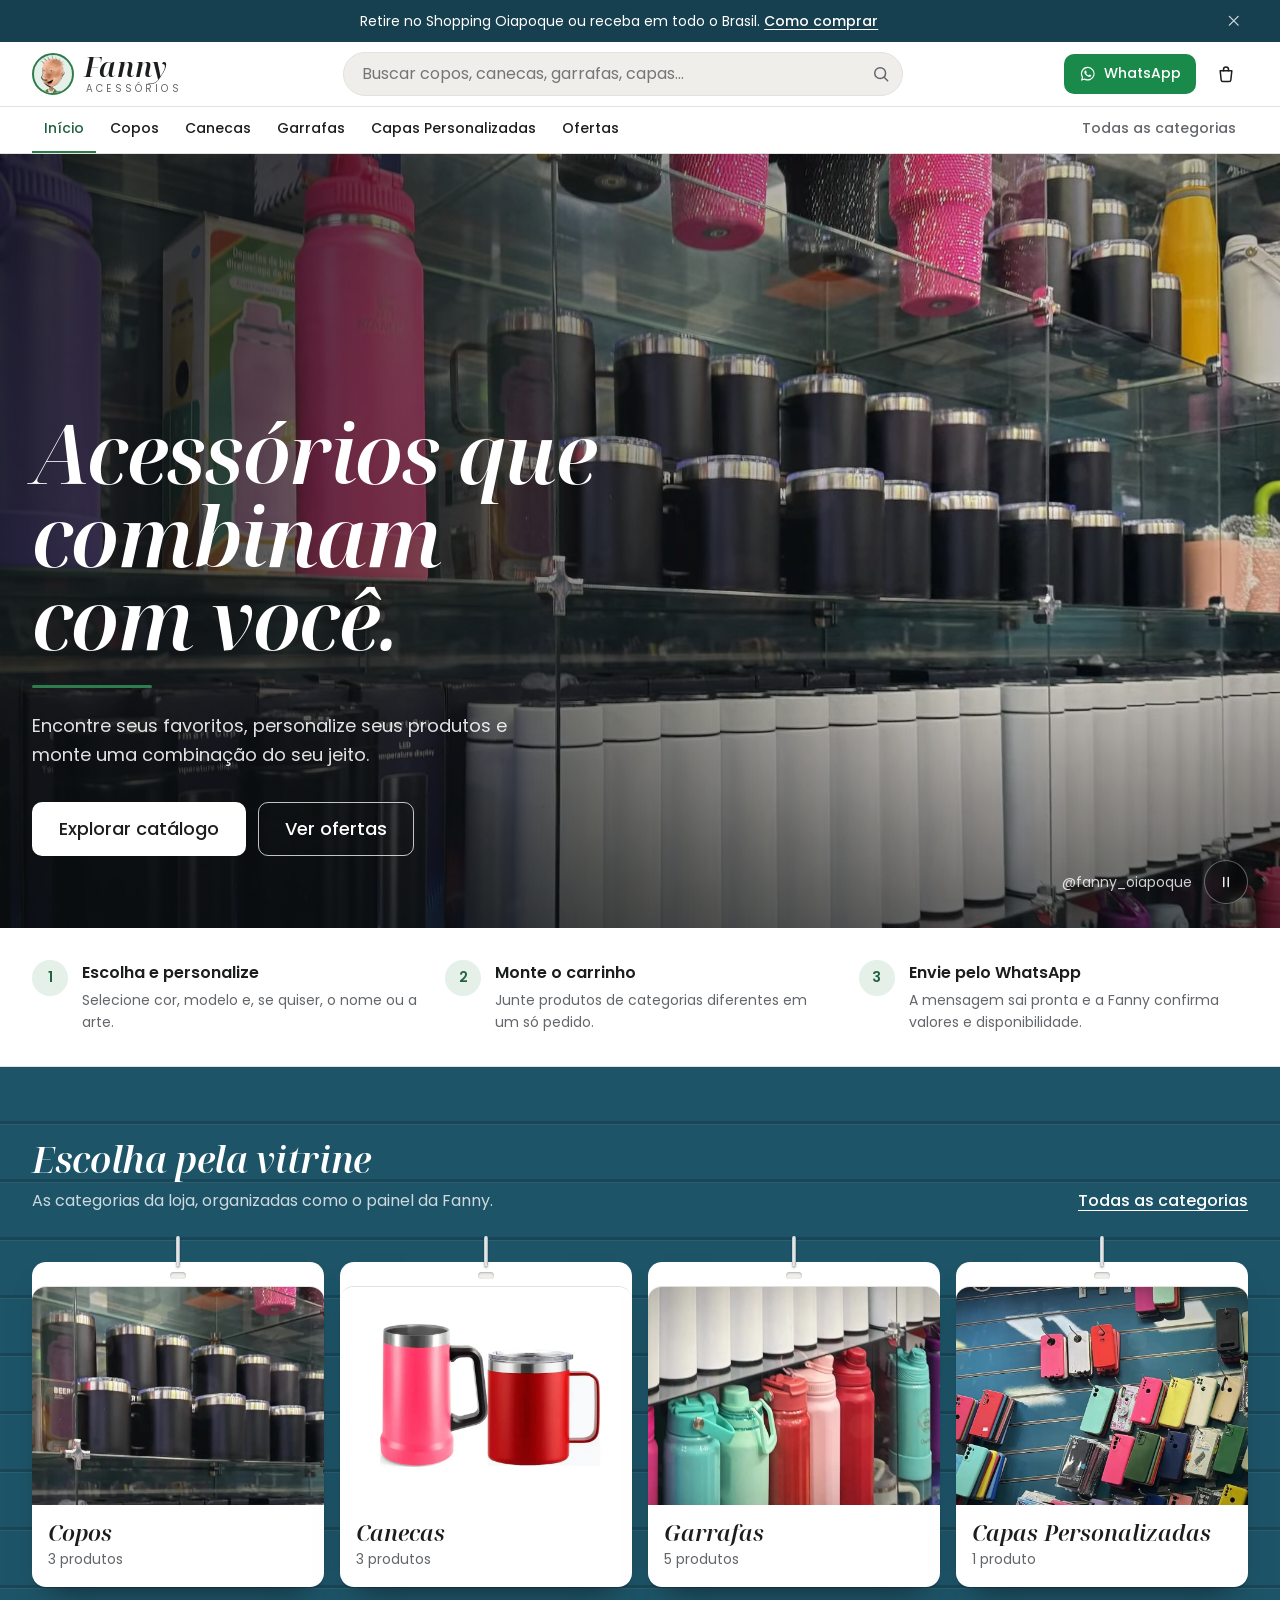
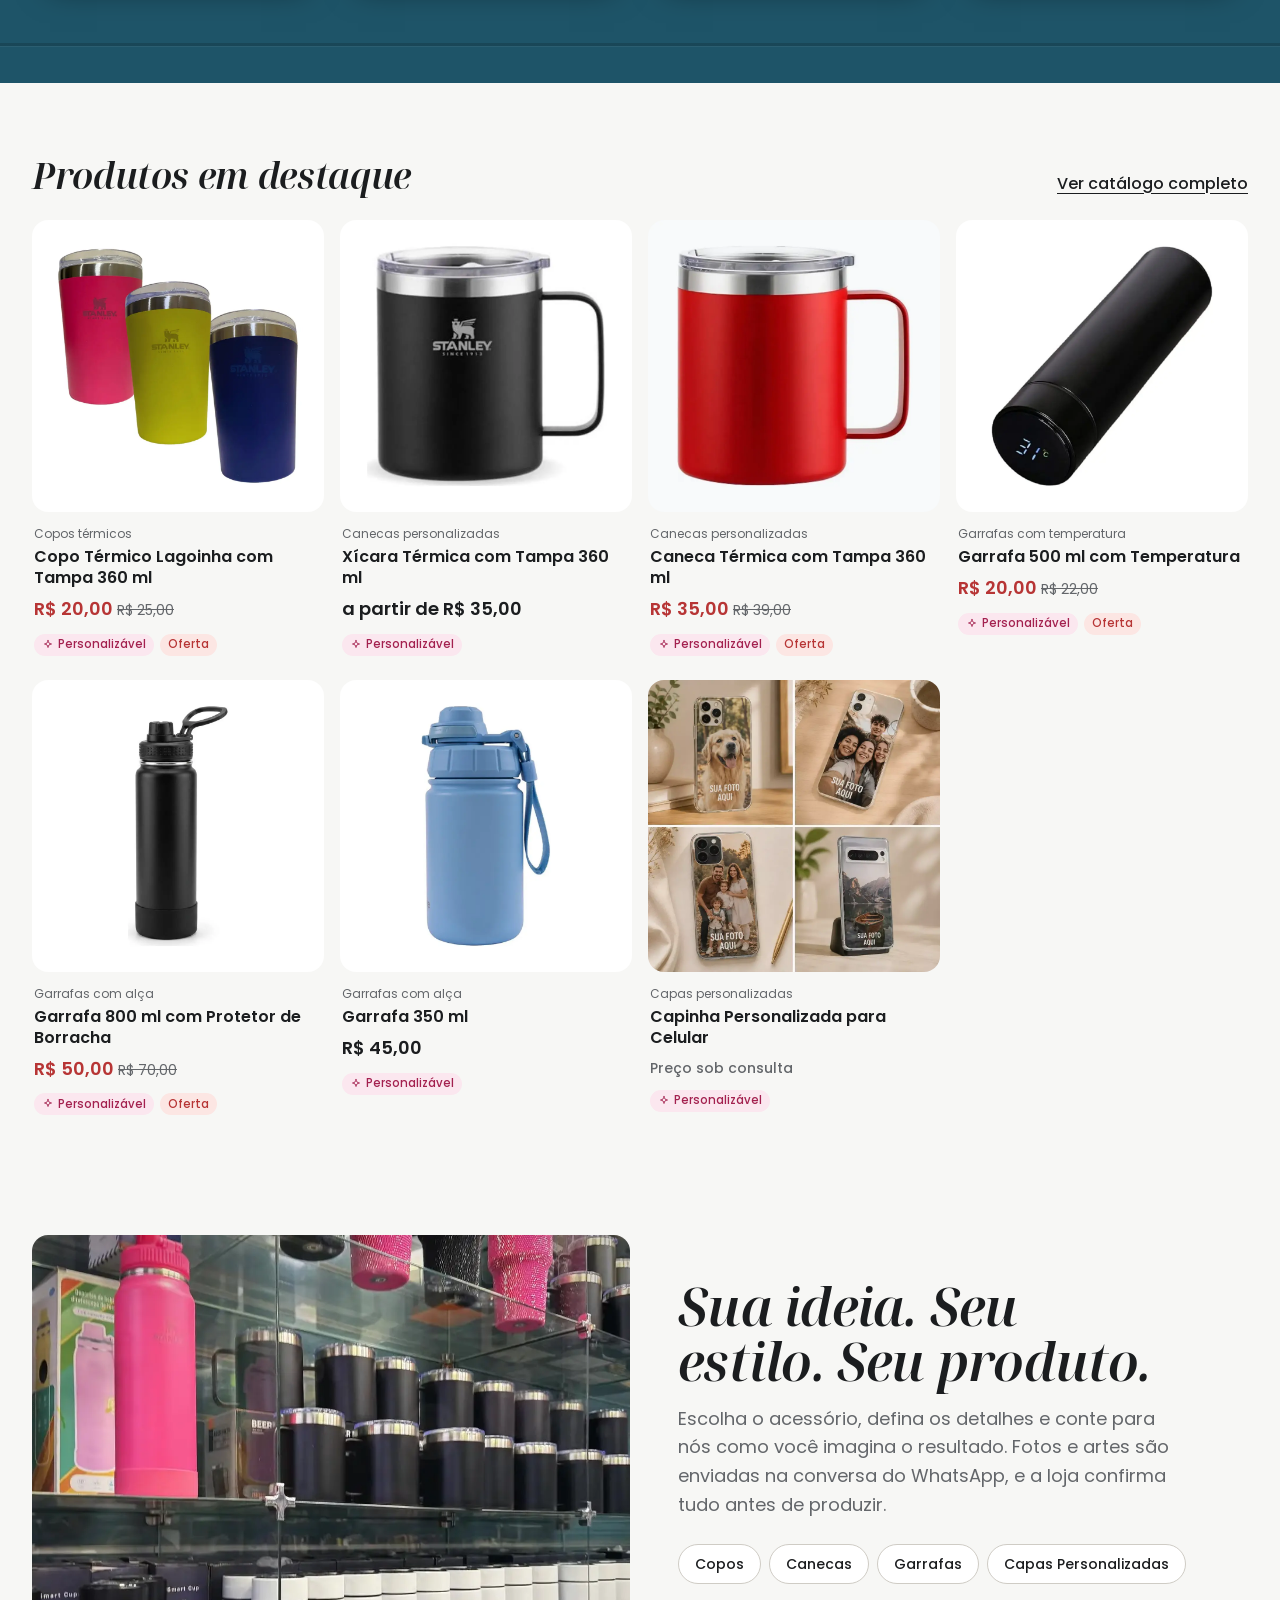
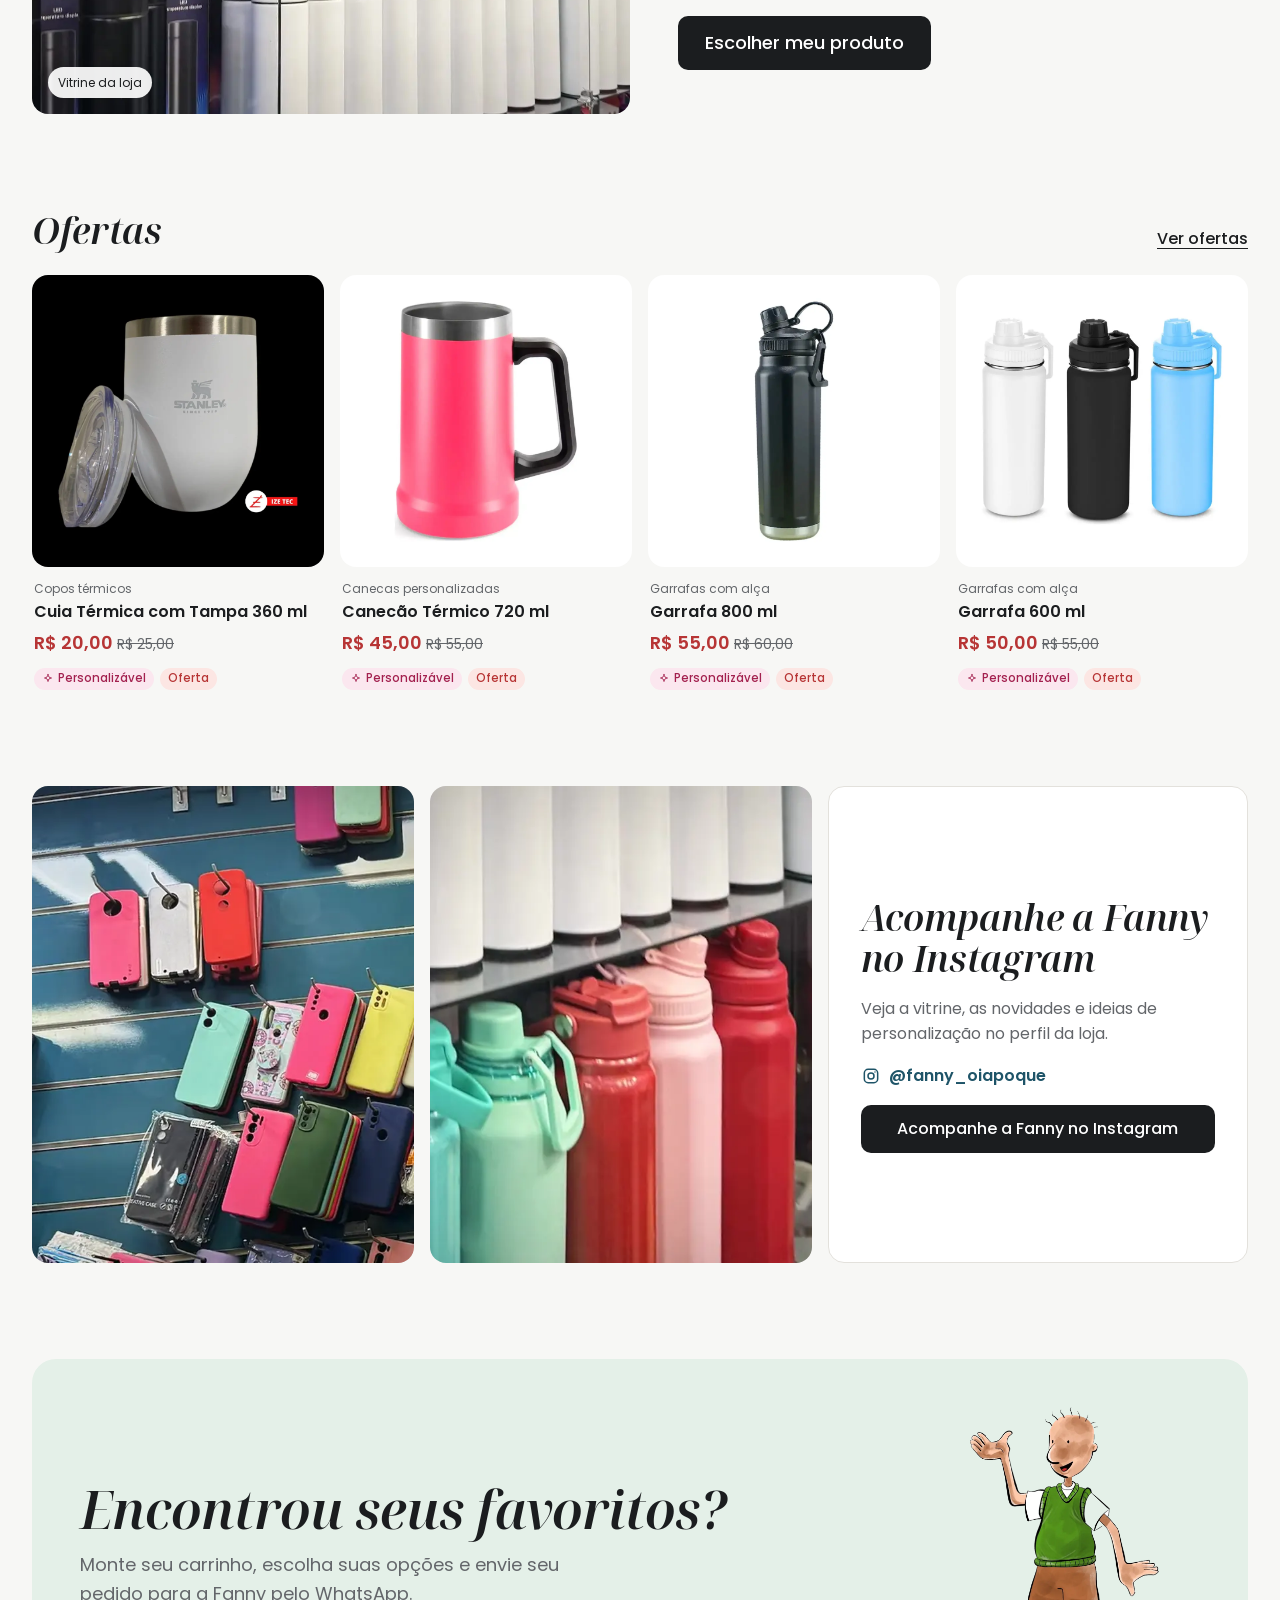
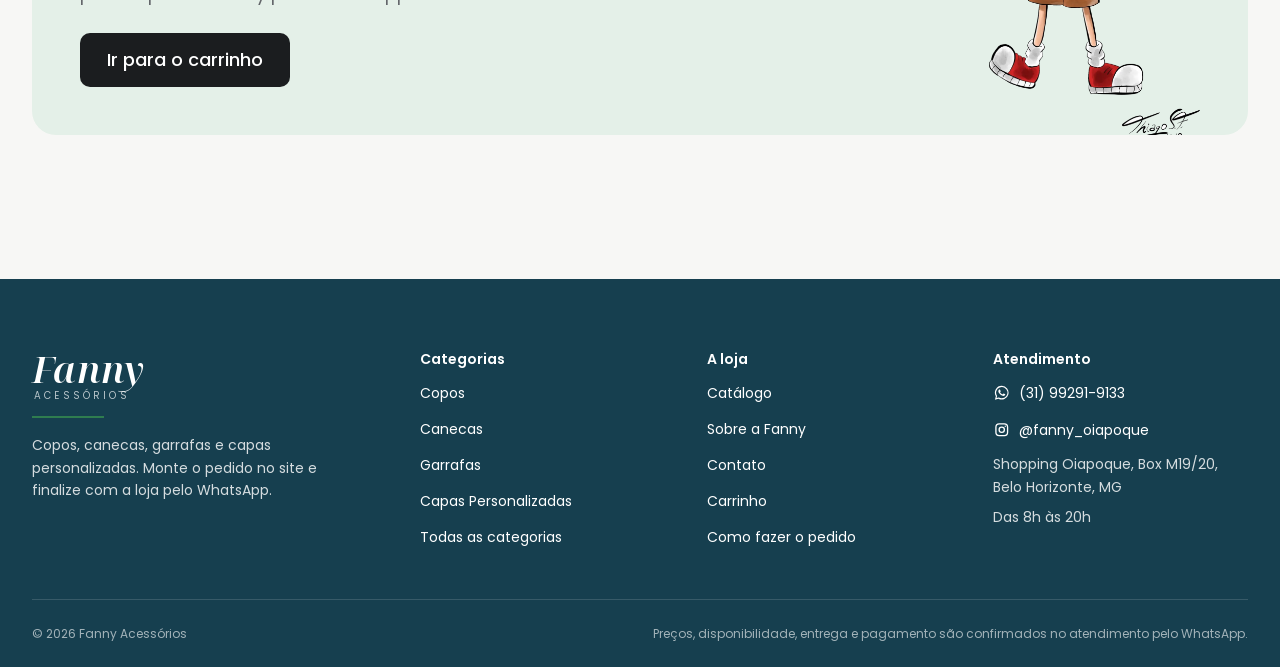
<file: index.html>
<!doctype html>
<html lang="pt-BR">
<head>
<meta charset="utf-8">
<meta name="viewport" content="width=device-width, initial-scale=1, viewport-fit=cover">
<title>Fanny Acessórios | Acessórios personalizados</title>
<meta name="description" content="Copos, canecas e garrafas térmicas e capinhas personalizadas no Shopping Oiapoque, em Belo Horizonte. Entregamos para todo o Brasil. Peça pelo WhatsApp.">
<meta name="theme-color" content="#1E5468">
<link rel="canonical" href="https://fannypersonalizados.com.br/">
<meta property="og:type" content="website">
<meta property="og:locale" content="pt_BR">
<meta property="og:site_name" content="Fanny Acessórios">
<meta property="og:title" content="Fanny Acessórios | Acessórios personalizados">
<meta property="og:description" content="Copos, canecas e garrafas térmicas e capinhas personalizadas no Shopping Oiapoque, em Belo Horizonte. Entregamos para todo o Brasil. Peça pelo WhatsApp.">
<meta property="og:image" content="https://fannypersonalizados.com.br/assets/img/brand/og-image.jpg">
<meta property="og:url" content="https://fannypersonalizados.com.br/">
<meta name="twitter:card" content="summary_large_image">
<link rel="icon" href="favicon.svg" type="image/svg+xml">
<link rel="apple-touch-icon" href="assets/img/brand/apple-touch-icon.png">
<link rel="preload" href="assets/fonts/poppins-latin-400-normal.woff2" as="font" type="font/woff2" crossorigin>
<link rel="preload" href="assets/fonts/noto-serif-display-latin-600-italic.woff2" as="font" type="font/woff2" crossorigin>
<link rel="stylesheet" href="assets/css/fonts.css">
<link rel="stylesheet" href="assets/css/tokens.css">
<link rel="stylesheet" href="assets/css/base.css">
<link rel="stylesheet" href="assets/css/layout.css">
<link rel="stylesheet" href="assets/css/components.css">
<link rel="stylesheet" href="assets/css/catalog.css">
<link rel="stylesheet" href="assets/css/cart.css">
<link rel="stylesheet" href="assets/css/responsive.css">
<script type="module" src="assets/js/main.js"></script>
<link rel="preload" as="image" href="assets/img/hero/hero-poster.webp" media="(min-width: 768px)">
<link rel="preload" as="image" href="assets/img/hero/hero-poster-1280.webp" media="(max-width: 767px)">
<script type="application/ld+json">{"@context":"https://schema.org","@type":"Store","name":"Fanny Acessórios","description":"Copos, canecas, garrafas e capas personalizadas.","telephone":"+5531992919133","sameAs":["https://www.instagram.com/fanny_oiapoque/"],"url":"https://fannypersonalizados.com.br/","image":"https://fannypersonalizados.com.br/assets/img/brand/og-image.jpg","address":{"@type":"PostalAddress","streetAddress":"Shopping Oiapoque, Box M19/20","addressLocality":"Belo Horizonte","addressRegion":"MG","addressCountry":"BR"},"paymentAccepted":"Dinheiro, Pix, Cartão de débito, Cartão de crédito"}</script>
</head>
<body data-page="home">
<a class="skip" href="#conteudo">Pular para o conteúdo</a>
<div class="announce"><div class="container"><p>Retire no Shopping Oiapoque ou receba em todo o Brasil. <a href="contato/#como-comprar">Como comprar</a></p><button type="button" data-announcement-close aria-label="Fechar aviso"><svg class="icon" viewBox="0 0 24 24" width="24" height="24" aria-hidden="true" focusable="false" fill="none" stroke="currentColor" stroke-width="1.8" stroke-linecap="round" stroke-linejoin="round"><path d="M6 6l12 12M18 6 6 18"/></svg></button></div></div>
<header class="site-header">
  <div class="container header__row">
    <button type="button" class="icon-btn header__menu" data-nav-toggle aria-controls="mobile-nav" aria-expanded="false" aria-label="Abrir menu"><svg class="icon" viewBox="0 0 24 24" width="24" height="24" aria-hidden="true" focusable="false" fill="none" stroke="currentColor" stroke-width="1.8" stroke-linecap="round" stroke-linejoin="round"><path d="M4 7h16M4 12h16M4 17h16"/></svg></button>
    <a class="brand" href="./" aria-label="Fanny Acessórios, página inicial"><picture><source srcset="assets/img/brand/fanny-avatar.webp" type="image/webp"><img class="brand__avatar" src="assets/img/brand/fanny-avatar.png" alt="" width="42" height="42"></picture><span class="brand__text"><span class="brand__word">Fanny</span><span class="brand__sub">acessórios</span></span></a>
    <form class="search" role="search" action="busca/" data-search-form>
      <label class="sr-only" for="q-top">Buscar produtos</label>
      <input id="q-top" type="search" name="q" placeholder="Buscar copos, canecas, garrafas, capas…" autocomplete="off" role="combobox" aria-autocomplete="list" aria-controls="suggest-top" aria-expanded="false">
      <button class="search__btn" type="submit" aria-label="Buscar"><svg class="icon" viewBox="0 0 24 24" width="24" height="24" aria-hidden="true" focusable="false" fill="none" stroke="currentColor" stroke-width="1.8" stroke-linecap="round" stroke-linejoin="round"><circle cx="11" cy="11" r="6.5"/><path d="m20 20-4.2-4.2"/></svg></button>
      <ul class="suggest" id="suggest-top" role="listbox" aria-label="Sugestões" data-suggest hidden></ul>
    </form>
    <div class="header__actions">
      <a class="icon-btn header__search-link" href="busca/" aria-label="Buscar produtos"><svg class="icon" viewBox="0 0 24 24" width="24" height="24" aria-hidden="true" focusable="false" fill="none" stroke="currentColor" stroke-width="1.8" stroke-linecap="round" stroke-linejoin="round"><circle cx="11" cy="11" r="6.5"/><path d="m20 20-4.2-4.2"/></svg></a>
      <a class="btn btn--wa btn--sm header__wa" href="https://wa.me/5531992919133?text=Ol%C3%A1%2C%20Fanny!%20Vim%20pelo%20site%20e%20gostaria%20de%20mais%20informa%C3%A7%C3%B5es." target="_blank" rel="noopener"><svg class="icon" viewBox="0 0 24 24" width="24" height="24" aria-hidden="true" focusable="false" fill="currentColor"><path d="M12.04 2.5a9.4 9.4 0 0 0-8.1 14.2L2.6 21.5l4.9-1.3a9.4 9.4 0 1 0 4.54-17.7zm0 17.2a7.8 7.8 0 0 1-3.98-1.09l-.29-.17-2.9.76.78-2.83-.19-.3a7.8 7.8 0 1 1 6.58 3.63zm4.28-5.84c-.23-.12-1.38-.68-1.6-.76-.21-.08-.37-.12-.53.12-.15.23-.6.76-.74.92-.14.15-.27.17-.5.06a6.4 6.4 0 0 1-1.88-1.16 7.1 7.1 0 0 1-1.3-1.62c-.14-.23 0-.36.1-.47.11-.11.24-.27.35-.41.12-.14.16-.23.24-.39.08-.15.04-.29-.02-.4-.06-.12-.53-1.27-.72-1.74-.19-.46-.38-.39-.53-.4h-.45a.86.86 0 0 0-.62.29 2.6 2.6 0 0 0-.82 1.95 4.5 4.5 0 0 0 .95 2.4 10.4 10.4 0 0 0 3.97 3.5c.55.24.99.38 1.32.49.56.18 1.06.15 1.46.09.45-.07 1.38-.56 1.57-1.1.2-.55.2-1.01.14-1.11-.06-.1-.21-.16-.44-.27z"/></svg><span>WhatsApp</span></a>
      <a class="icon-btn cart-btn" href="carrinho/" data-open-cart data-cart-label aria-label="Carrinho"><svg class="icon" viewBox="0 0 24 24" width="24" height="24" aria-hidden="true" focusable="false" fill="none" stroke="currentColor" stroke-width="1.8" stroke-linecap="round" stroke-linejoin="round"><path d="M5 8h14l-1.2 11.2a2 2 0 0 1-2 1.8H8.2a2 2 0 0 1-2-1.8L5 8z"/><path d="M9 8V6.5a3 3 0 0 1 6 0V8"/></svg><span class="count" data-cart-count hidden>0</span></a>
    </div>
  </div>
  <nav class="mainnav" aria-label="Categorias">
    <ul class="container mainnav__list">
      <li><a href="./" aria-current="page">Início</a></li>
      <li><a href="categorias/copos/">Copos</a></li>
      <li><a href="categorias/canecas/">Canecas</a></li>
      <li><a href="categorias/garrafas/">Garrafas</a></li>
      <li><a href="categorias/capas-personalizadas/">Capas Personalizadas</a></li>
      
      <li><a href="ofertas/">Ofertas</a></li>
      <li class="mainnav__all"><a href="categorias/">Todas as categorias</a></li>
    </ul>
  </nav>
</header>
<div class="mobile-nav" id="mobile-nav" hidden>
  <div class="mobile-nav__scrim" data-nav-close></div>
  <nav class="mobile-nav__panel" aria-label="Menu">
    <div class="mobile-nav__head"><span class="brand__word">Fanny</span><button type="button" class="icon-btn" data-nav-close aria-label="Fechar menu"><svg class="icon" viewBox="0 0 24 24" width="24" height="24" aria-hidden="true" focusable="false" fill="none" stroke="currentColor" stroke-width="1.8" stroke-linecap="round" stroke-linejoin="round"><path d="M6 6l12 12M18 6 6 18"/></svg></button></div>
    <div class="mobile-nav__body">
      <ul>
        <li><a href="./"><span class="mega__icon"><svg class="icon" viewBox="0 0 24 24" width="24" height="24" aria-hidden="true" focusable="false" fill="none" stroke="currentColor" stroke-width="1.8" stroke-linecap="round" stroke-linejoin="round"><path d="M4 11 12 4l8 7v8a1 1 0 0 1-1 1h-5v-6h-4v6H5a1 1 0 0 1-1-1z"/></svg></span>Início</a></li>
        <li><a href="catalogo/"><span class="mega__icon"><svg class="icon" viewBox="0 0 24 24" width="24" height="24" aria-hidden="true" focusable="false" fill="none" stroke="currentColor" stroke-width="1.8" stroke-linecap="round" stroke-linejoin="round"><rect x="4" y="4" width="7" height="7" rx="1.5"/><rect x="13" y="4" width="7" height="7" rx="1.5"/><rect x="4" y="13" width="7" height="7" rx="1.5"/><rect x="13" y="13" width="7" height="7" rx="1.5"/></svg></span>Catálogo completo</a></li>
        <li><a href="busca/"><span class="mega__icon"><svg class="icon" viewBox="0 0 24 24" width="24" height="24" aria-hidden="true" focusable="false" fill="none" stroke="currentColor" stroke-width="1.8" stroke-linecap="round" stroke-linejoin="round"><circle cx="11" cy="11" r="6.5"/><path d="m20 20-4.2-4.2"/></svg></span>Buscar produtos</a></li>
      </ul>
      <h2>Categorias</h2>
      <ul>
        <li><a href="categorias/copos/"><span class="mega__icon"><svg class="icon" viewBox="0 0 24 24" width="24" height="24" aria-hidden="true" focusable="false"><use href="assets/icons/categorias.svg#i-cup" width="24" height="24"/></svg></span>Copos</a></li>
        <li><a href="categorias/canecas/"><span class="mega__icon"><svg class="icon" viewBox="0 0 24 24" width="24" height="24" aria-hidden="true" focusable="false"><use href="assets/icons/categorias.svg#i-mug" width="24" height="24"/></svg></span>Canecas</a></li>
        <li><a href="categorias/garrafas/"><span class="mega__icon"><svg class="icon" viewBox="0 0 24 24" width="24" height="24" aria-hidden="true" focusable="false"><use href="assets/icons/categorias.svg#i-bottle" width="24" height="24"/></svg></span>Garrafas</a></li>
        <li><a href="categorias/capas-personalizadas/"><span class="mega__icon"><svg class="icon" viewBox="0 0 24 24" width="24" height="24" aria-hidden="true" focusable="false"><use href="assets/icons/categorias.svg#i-phone" width="24" height="24"/></svg></span>Capas Personalizadas</a></li>
        <li><a href="ofertas/"><span class="mega__icon"><svg class="icon" viewBox="0 0 24 24" width="24" height="24" aria-hidden="true" focusable="false" fill="none" stroke="currentColor" stroke-width="1.8" stroke-linecap="round" stroke-linejoin="round"><path d="M12 3c.6 4.6 2.4 6.4 7 7-4.6.6-6.4 2.4-7 7-.6-4.6-2.4-6.4-7-7 4.6-.6 6.4-2.4 7-7z"/></svg></span>Ofertas</a></li>
      </ul>
      <h2>A loja</h2>
      <ul>
        <li><a href="sobre/"><span class="mega__icon"><svg class="icon" viewBox="0 0 24 24" width="24" height="24" aria-hidden="true" focusable="false" fill="none" stroke="currentColor" stroke-width="1.8" stroke-linecap="round" stroke-linejoin="round"><circle cx="12" cy="12" r="8.5"/><path d="M12 11v5M12 8h.01"/></svg></span>Sobre a Fanny</a></li>
        <li><a href="contato/"><span class="mega__icon"><svg class="icon" viewBox="0 0 24 24" width="24" height="24" aria-hidden="true" focusable="false" fill="currentColor"><path d="M12.04 2.5a9.4 9.4 0 0 0-8.1 14.2L2.6 21.5l4.9-1.3a9.4 9.4 0 1 0 4.54-17.7zm0 17.2a7.8 7.8 0 0 1-3.98-1.09l-.29-.17-2.9.76.78-2.83-.19-.3a7.8 7.8 0 1 1 6.58 3.63zm4.28-5.84c-.23-.12-1.38-.68-1.6-.76-.21-.08-.37-.12-.53.12-.15.23-.6.76-.74.92-.14.15-.27.17-.5.06a6.4 6.4 0 0 1-1.88-1.16 7.1 7.1 0 0 1-1.3-1.62c-.14-.23 0-.36.1-.47.11-.11.24-.27.35-.41.12-.14.16-.23.24-.39.08-.15.04-.29-.02-.4-.06-.12-.53-1.27-.72-1.74-.19-.46-.38-.39-.53-.4h-.45a.86.86 0 0 0-.62.29 2.6 2.6 0 0 0-.82 1.95 4.5 4.5 0 0 0 .95 2.4 10.4 10.4 0 0 0 3.97 3.5c.55.24.99.38 1.32.49.56.18 1.06.15 1.46.09.45-.07 1.38-.56 1.57-1.1.2-.55.2-1.01.14-1.11-.06-.1-.21-.16-.44-.27z"/></svg></span>Contato</a></li>
        <li><a href="https://www.instagram.com/fanny_oiapoque/" target="_blank" rel="noopener"><span class="mega__icon"><svg class="icon" viewBox="0 0 24 24" width="24" height="24" aria-hidden="true" focusable="false" fill="none" stroke="currentColor" stroke-width="1.8" stroke-linecap="round" stroke-linejoin="round"><rect x="4" y="4" width="16" height="16" rx="4.5"/><circle cx="12" cy="12" r="3.6"/><path d="M16.8 7.2h.01"/></svg></span>@fanny_oiapoque</a></li>
      </ul>
    </div>
  </nav>
</div>
<main id="conteudo">

<section class="hero" aria-labelledby="hero-title">
  <div class="hero__media">
    <picture>
      <source media="(max-width: 767px)" srcset="assets/img/hero/hero-poster-1280.webp">
      <img src="assets/img/hero/hero-poster.webp" alt="" width="1920" height="1080" fetchpriority="high">
    </picture>
    <video class="hero__video" data-hero-video muted playsinline loop preload="none" aria-hidden="true" tabindex="-1" disablepictureinpicture></video>
    <div class="hero__shade"></div>
  </div>
  <div class="container hero__content">
    <h1 class="hero__title" id="hero-title">Acessórios que combinam com você.</h1>
    <span class="hero__rule" aria-hidden="true"></span>
    <p class="hero__lead">Encontre seus favoritos, personalize seus produtos e monte uma combinação do seu jeito.</p>
    <div class="btn-row">
      <a class="btn btn--light btn--lg" href="catalogo/">Explorar catálogo</a>
      <a class="btn btn--outline-light btn--lg" href="ofertas/">Ver ofertas</a>
    </div>
  </div>
  <a class="hero__handle" href="https://www.instagram.com/fanny_oiapoque/" target="_blank" rel="noopener">@fanny_oiapoque</a>
  <button type="button" class="hero__toggle" data-hero-toggle aria-label="Reproduzir vídeo da loja" aria-pressed="true"><svg class="icon" viewBox="0 0 24 24" width="24" height="24" aria-hidden="true" focusable="false" fill="none" stroke="currentColor" stroke-width="1.8" stroke-linecap="round" stroke-linejoin="round"><path d="M8 5.5v13l10-6.5z"/></svg></button>
</section>

<div class="steps-band">
  <div class="container">
    <h2 class="sr-only">Como fazer o pedido</h2>
    <ol class="steps">
      <li><strong>Escolha e personalize</strong><span>Selecione cor, modelo e, se quiser, o nome ou a arte.</span></li>
      <li><strong>Monte o carrinho</strong><span>Junte produtos de categorias diferentes em um só pedido.</span></li>
      <li><strong>Envie pelo WhatsApp</strong><span>A mensagem sai pronta e a Fanny confirma valores e disponibilidade.</span></li>
    </ol>
  </div>
</div>

<section class="wall" aria-labelledby="cat-title">
  <div class="container">
    <div class="section-head">
      <div>
        <h2 class="section-title" id="cat-title">Escolha pela vitrine</h2>
        <p class="section-lead">As categorias da loja, organizadas como o painel da Fanny.</p>
      </div>
      <a class="text-link" style="color:#fff" href="categorias/">Todas as categorias</a>
    </div>
    <div class="wall__grid">
      <a class="hang hang--big" href="categorias/copos/"><img class="hang__img" src="assets/img/categories/copos.webp" alt="" width="960" height="720" loading="lazy" decoding="async"><span class="hang__body"><span class="hang__name">Copos</span><span class="hang__meta">3 produtos</span></span></a>
      <a class="hang hang--big" href="categorias/canecas/"><img class="hang__img" src="assets/img/categories/canecas.webp" alt="" width="960" height="720" loading="lazy" decoding="async"><span class="hang__body"><span class="hang__name">Canecas</span><span class="hang__meta">3 produtos</span></span></a>
      <a class="hang hang--big" href="categorias/garrafas/"><img class="hang__img" src="assets/img/categories/garrafas.webp" alt="" width="960" height="720" loading="lazy" decoding="async"><span class="hang__body"><span class="hang__name">Garrafas</span><span class="hang__meta">5 produtos</span></span></a>
      <a class="hang hang--big" href="categorias/capas-personalizadas/"><img class="hang__img" src="assets/img/categories/capas-personalizadas.webp" alt="" width="960" height="720" loading="lazy" decoding="async"><span class="hang__body"><span class="hang__name">Capas Personalizadas</span><span class="hang__meta">1 produto</span></span></a>

    </div>
  </div>
</section>

<section class="section" data-home-featured aria-labelledby="feat-title">
  <div class="container">
    <div class="section-head">
      <div><h2 class="section-title" id="feat-title">Produtos em destaque</h2></div>
      <a class="text-link" href="catalogo/">Ver catálogo completo</a>
    </div>
    
    <div class="grid" data-grid></div>
  </div>
</section>

<section class="section section--tight" aria-labelledby="custom-title">
  <div class="container custom">
    <div class="custom__media">
      <img src="assets/img/editorial/vitrine-garrafas.webp" alt="Vitrine da Fanny com garrafas coloridas, copos com tampa e garrafas brancas" width="1600" height="900" loading="lazy">
      <span class="custom__label">Vitrine da loja</span>
    </div>
    <div>
      <h2 class="custom__title" id="custom-title">Sua ideia. Seu estilo. Seu produto.</h2>
      <p class="custom__text">Escolha o acessório, defina os detalhes e conte para nós como você imagina o resultado. Fotos e artes são enviadas na conversa do WhatsApp, e a loja confirma tudo antes de produzir.</p>
      <ul class="custom__kinds"><li><a href="categorias/copos/?pers=1">Copos</a></li><li><a href="categorias/canecas/?pers=1">Canecas</a></li><li><a href="categorias/garrafas/?pers=1">Garrafas</a></li><li><a href="categorias/capas-personalizadas/?pers=1">Capas Personalizadas</a></li></ul>
      <div class="btn-row" style="margin-top:var(--space-6)"><a class="btn btn--primary btn--lg" href="catalogo/">Escolher meu produto</a></div>
    </div>
  </div>
</section>

<section class="section section--tight" data-home-new hidden aria-labelledby="new-title">
  <div class="container"><div class="section-head"><h2 class="section-title" id="new-title">Novidades</h2></div><div class="grid" data-grid></div></div>
</section>
<section class="section section--tight" data-home-offers hidden aria-labelledby="off-title">
  <div class="container"><div class="section-head"><h2 class="section-title" id="off-title">Ofertas</h2><a class="text-link" href="ofertas/">Ver ofertas</a></div><div class="grid" data-grid></div></div>
</section>
<section class="section section--tight" aria-labelledby="insta-title">
  <div class="container insta">
    <div class="insta__photo"><img src="assets/img/categories/capas-personalizadas.webp" alt="Painel azul da loja com capinhas coloridas penduradas" width="960" height="720" loading="lazy"></div>
    <div class="insta__photo"><img src="assets/img/categories/garrafas.webp" alt="Prateleira com garrafas coloridas e garrafas brancas" width="960" height="720" loading="lazy"></div>
    <div class="insta__card">
      <h2 class="section-title" id="insta-title">Acompanhe a Fanny no Instagram</h2>
      <p class="section-lead" style="margin:0">Veja a vitrine, as novidades e ideias de personalização no perfil da loja.</p>
      <a class="insta__handle" href="https://www.instagram.com/fanny_oiapoque/" target="_blank" rel="noopener"><svg class="icon" viewBox="0 0 24 24" width="24" height="24" aria-hidden="true" focusable="false" fill="none" stroke="currentColor" stroke-width="1.8" stroke-linecap="round" stroke-linejoin="round"><rect x="4" y="4" width="16" height="16" rx="4.5"/><circle cx="12" cy="12" r="3.6"/><path d="M16.8 7.2h.01"/></svg>@fanny_oiapoque</a>
      <a class="btn btn--primary" href="https://www.instagram.com/fanny_oiapoque/" target="_blank" rel="noopener">Acompanhe a Fanny no Instagram</a>
    </div>
  </div>
</section>

<section class="section section--tight" aria-labelledby="final-title">
  <div class="container">
    <div class="final">
      <div class="final__text">
        <h2 id="final-title">Encontrou seus favoritos?</h2>
        <p>Monte seu carrinho, escolha suas opções e envie seu pedido para a Fanny pelo WhatsApp.</p>
        <a class="btn btn--primary btn--lg" href="carrinho/">Ir para o carrinho</a>
      </div>
      <picture><source srcset="assets/img/brand/fanny-char.webp" type="image/webp"><img class="final__mascot" src="assets/img/brand/fanny-char.png" alt="Personagem da Fanny Acessórios acenando" width="230" height="335" loading="lazy" decoding="async"></picture>
    </div>
  </div>
</section>
<noscript><div class="container"><p class="notice">Ative o JavaScript para filtrar produtos e usar o carrinho. Você também pode pedir pelo <a href="https://wa.me/5531992919133?text=Ol%C3%A1%2C%20Fanny!%20Vim%20pelo%20site%20e%20gostaria%20de%20mais%20informa%C3%A7%C3%B5es.">WhatsApp</a>.</p><ul><li><a href="produto/?id=copo-termico-lagoinha-360ml">Copo Térmico Lagoinha com Tampa 360 ml</a></li><li><a href="produto/?id=xicara-termica-360ml">Xícara Térmica com Tampa 360 ml</a></li><li><a href="produto/?id=caneca-termica-360ml">Caneca Térmica com Tampa 360 ml</a></li><li><a href="produto/?id=garrafa-500ml-com-temperatura">Garrafa 500 ml com Temperatura</a></li><li><a href="produto/?id=garrafa-800ml-com-protetor">Garrafa 800 ml com Protetor de Borracha</a></li><li><a href="produto/?id=garrafa-350ml">Garrafa 350 ml</a></li><li><a href="produto/?id=capinha-personalizada">Capinha Personalizada para Celular</a></li></ul></div></noscript>
<p class="notice container" data-js-error hidden>Não foi possível carregar esta parte da página. Recarregue ou fale com a loja pelo WhatsApp.</p>
</main>
<footer class="site-footer">
  <div class="container">
    <div class="footer__grid">
      <div class="footer__brand">
        <span class="brand__text"><span class="brand__word">Fanny</span><span class="brand__sub">acessórios</span></span>
        <span class="footer__rule"></span>
        <p>Copos, canecas, garrafas e capas personalizadas. Monte o pedido no site e finalize com a loja pelo WhatsApp.</p>
      </div>
      <div>
        <h2>Categorias</h2>
        <ul><li><a href="categorias/copos/">Copos</a></li><li><a href="categorias/canecas/">Canecas</a></li><li><a href="categorias/garrafas/">Garrafas</a></li><li><a href="categorias/capas-personalizadas/">Capas Personalizadas</a></li><li><a href="categorias/">Todas as categorias</a></li></ul>
      </div>
      <div>
        <h2>A loja</h2>
        <ul>
          <li><a href="catalogo/">Catálogo</a></li>
          <li><a href="sobre/">Sobre a Fanny</a></li>
          <li><a href="contato/">Contato</a></li>
          <li><a href="carrinho/">Carrinho</a></li>
          <li><a href="carrinho/#como-funciona">Como fazer o pedido</a></li>
        </ul>
      </div>
      <div>
        <h2>Atendimento</h2>
        <ul>
          <li><a href="https://wa.me/5531992919133?text=Ol%C3%A1%2C%20Fanny!%20Vim%20pelo%20site%20e%20gostaria%20de%20mais%20informa%C3%A7%C3%B5es." target="_blank" rel="noopener"><svg class="icon" viewBox="0 0 24 24" width="24" height="24" aria-hidden="true" focusable="false" fill="currentColor"><path d="M12.04 2.5a9.4 9.4 0 0 0-8.1 14.2L2.6 21.5l4.9-1.3a9.4 9.4 0 1 0 4.54-17.7zm0 17.2a7.8 7.8 0 0 1-3.98-1.09l-.29-.17-2.9.76.78-2.83-.19-.3a7.8 7.8 0 1 1 6.58 3.63zm4.28-5.84c-.23-.12-1.38-.68-1.6-.76-.21-.08-.37-.12-.53.12-.15.23-.6.76-.74.92-.14.15-.27.17-.5.06a6.4 6.4 0 0 1-1.88-1.16 7.1 7.1 0 0 1-1.3-1.62c-.14-.23 0-.36.1-.47.11-.11.24-.27.35-.41.12-.14.16-.23.24-.39.08-.15.04-.29-.02-.4-.06-.12-.53-1.27-.72-1.74-.19-.46-.38-.39-.53-.4h-.45a.86.86 0 0 0-.62.29 2.6 2.6 0 0 0-.82 1.95 4.5 4.5 0 0 0 .95 2.4 10.4 10.4 0 0 0 3.97 3.5c.55.24.99.38 1.32.49.56.18 1.06.15 1.46.09.45-.07 1.38-.56 1.57-1.1.2-.55.2-1.01.14-1.11-.06-.1-.21-.16-.44-.27z"/></svg>(31) 99291-9133</a></li>
          <li><a href="https://www.instagram.com/fanny_oiapoque/" target="_blank" rel="noopener"><svg class="icon" viewBox="0 0 24 24" width="24" height="24" aria-hidden="true" focusable="false" fill="none" stroke="currentColor" stroke-width="1.8" stroke-linecap="round" stroke-linejoin="round"><rect x="4" y="4" width="16" height="16" rx="4.5"/><circle cx="12" cy="12" r="3.6"/><path d="M16.8 7.2h.01"/></svg>@fanny_oiapoque</a></li>
          <li>Shopping Oiapoque, Box M19/20, Belo Horizonte, MG</li>
          <li>Das 8h às 20h</li>
        </ul>
      </div>
    </div>
    <div class="footer__bottom">
      <span>© 2026 Fanny Acessórios</span>
      <span>Preços, disponibilidade, entrega e pagamento são confirmados no atendimento pelo WhatsApp.</span>
    </div>
  </div>
</footer>
<nav class="tabbar" aria-label="Atalhos">
  <a href="./" aria-current="page"><svg class="icon" viewBox="0 0 24 24" width="24" height="24" aria-hidden="true" focusable="false" fill="none" stroke="currentColor" stroke-width="1.8" stroke-linecap="round" stroke-linejoin="round"><path d="M4 11 12 4l8 7v8a1 1 0 0 1-1 1h-5v-6h-4v6H5a1 1 0 0 1-1-1z"/></svg><span>Início</span></a>
  <button type="button" data-nav-toggle aria-controls="mobile-nav" aria-expanded="false"><svg class="icon" viewBox="0 0 24 24" width="24" height="24" aria-hidden="true" focusable="false" fill="none" stroke="currentColor" stroke-width="1.8" stroke-linecap="round" stroke-linejoin="round"><rect x="4" y="4" width="7" height="7" rx="1.5"/><rect x="13" y="4" width="7" height="7" rx="1.5"/><rect x="4" y="13" width="7" height="7" rx="1.5"/><rect x="13" y="13" width="7" height="7" rx="1.5"/></svg><span>Categorias</span></button>
  <a href="busca/"><svg class="icon" viewBox="0 0 24 24" width="24" height="24" aria-hidden="true" focusable="false" fill="none" stroke="currentColor" stroke-width="1.8" stroke-linecap="round" stroke-linejoin="round"><circle cx="11" cy="11" r="6.5"/><path d="m20 20-4.2-4.2"/></svg><span>Buscar</span></a>
  <a href="carrinho/" data-open-cart data-cart-label><svg class="icon" viewBox="0 0 24 24" width="24" height="24" aria-hidden="true" focusable="false" fill="none" stroke="currentColor" stroke-width="1.8" stroke-linecap="round" stroke-linejoin="round"><path d="M5 8h14l-1.2 11.2a2 2 0 0 1-2 1.8H8.2a2 2 0 0 1-2-1.8L5 8z"/><path d="M9 8V6.5a3 3 0 0 1 6 0V8"/></svg><span>Carrinho</span><span class="count" data-cart-count hidden>0</span></a>
  <a class="tabbar__wa" href="https://wa.me/5531992919133?text=Ol%C3%A1%2C%20Fanny!%20Vim%20pelo%20site%20e%20gostaria%20de%20mais%20informa%C3%A7%C3%B5es." target="_blank" rel="noopener"><svg class="icon" viewBox="0 0 24 24" width="24" height="24" aria-hidden="true" focusable="false" fill="currentColor"><path d="M12.04 2.5a9.4 9.4 0 0 0-8.1 14.2L2.6 21.5l4.9-1.3a9.4 9.4 0 1 0 4.54-17.7zm0 17.2a7.8 7.8 0 0 1-3.98-1.09l-.29-.17-2.9.76.78-2.83-.19-.3a7.8 7.8 0 1 1 6.58 3.63zm4.28-5.84c-.23-.12-1.38-.68-1.6-.76-.21-.08-.37-.12-.53.12-.15.23-.6.76-.74.92-.14.15-.27.17-.5.06a6.4 6.4 0 0 1-1.88-1.16 7.1 7.1 0 0 1-1.3-1.62c-.14-.23 0-.36.1-.47.11-.11.24-.27.35-.41.12-.14.16-.23.24-.39.08-.15.04-.29-.02-.4-.06-.12-.53-1.27-.72-1.74-.19-.46-.38-.39-.53-.4h-.45a.86.86 0 0 0-.62.29 2.6 2.6 0 0 0-.82 1.95 4.5 4.5 0 0 0 .95 2.4 10.4 10.4 0 0 0 3.97 3.5c.55.24.99.38 1.32.49.56.18 1.06.15 1.46.09.45-.07 1.38-.56 1.57-1.1.2-.55.2-1.01.14-1.11-.06-.1-.21-.16-.44-.27z"/></svg><span>WhatsApp</span></a>
</nav>
</body>
</html>
</file>
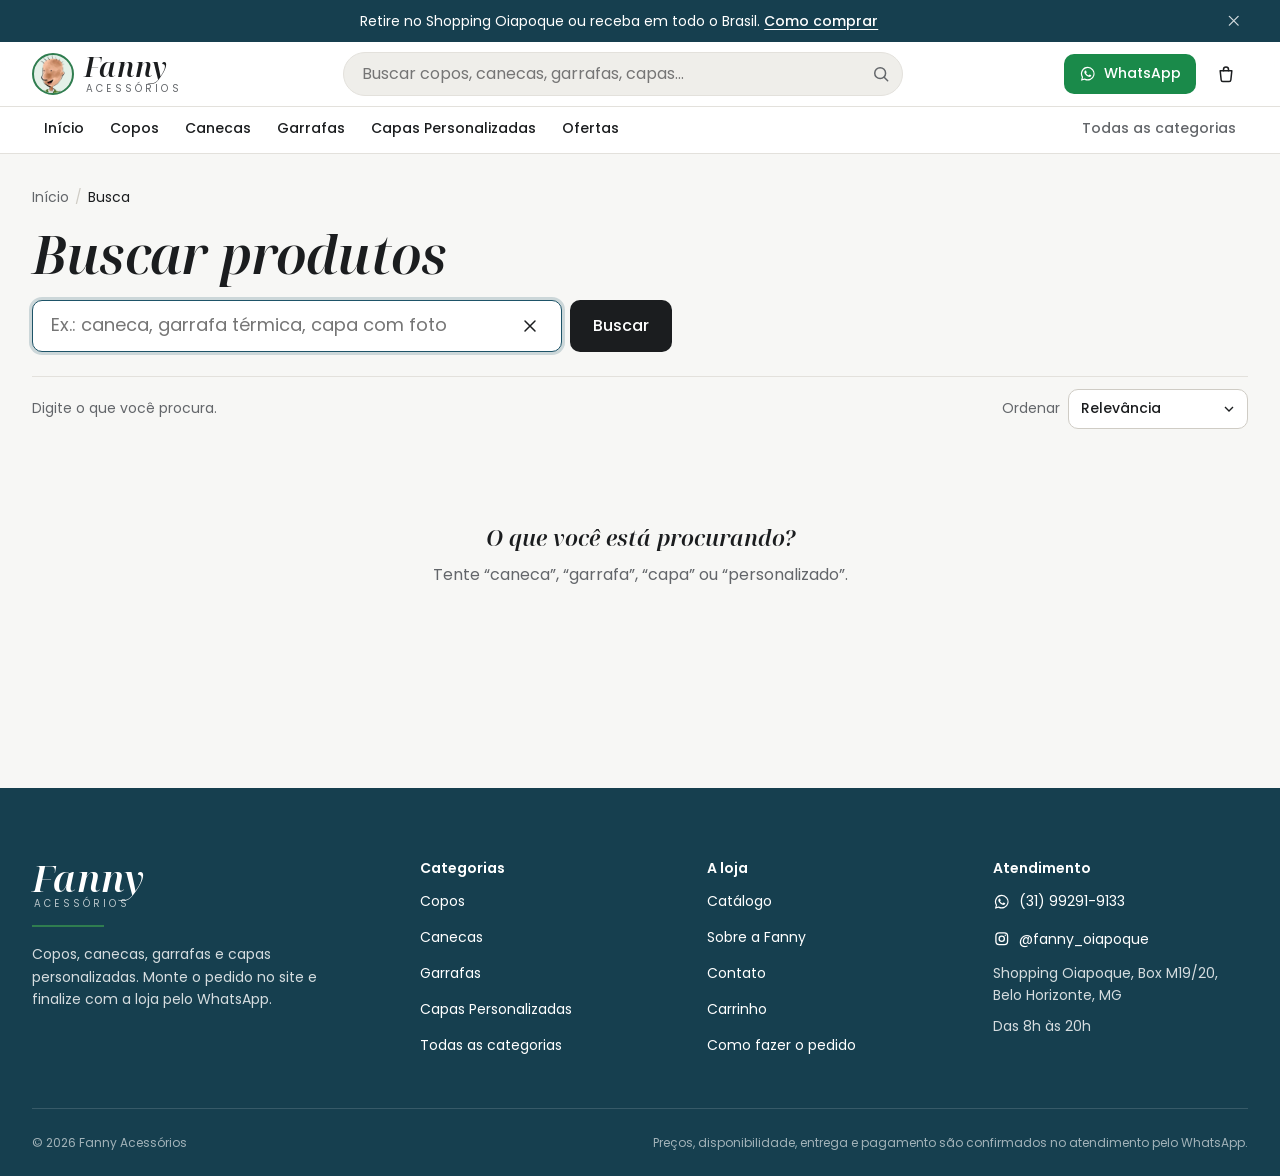
<file: busca/index.html>
<!doctype html>
<html lang="pt-BR">
<head>
<meta charset="utf-8">
<meta name="viewport" content="width=device-width, initial-scale=1, viewport-fit=cover">
<title>Buscar produtos | Fanny Acessórios</title>
<meta name="description" content="Busque copos, canecas, garrafas e capas personalizadas na Fanny Acessórios.">
<meta name="theme-color" content="#1E5468">
<link rel="canonical" href="https://fannypersonalizados.com.br/busca/">
<meta property="og:type" content="website">
<meta property="og:locale" content="pt_BR">
<meta property="og:site_name" content="Fanny Acessórios">
<meta property="og:title" content="Buscar produtos | Fanny Acessórios">
<meta property="og:description" content="Busque copos, canecas, garrafas e capas personalizadas na Fanny Acessórios.">
<meta property="og:image" content="https://fannypersonalizados.com.br/assets/img/brand/og-image.jpg">
<meta property="og:url" content="https://fannypersonalizados.com.br/busca/">
<meta name="twitter:card" content="summary_large_image">
<link rel="icon" href="../favicon.svg" type="image/svg+xml">
<link rel="apple-touch-icon" href="../assets/img/brand/apple-touch-icon.png">
<link rel="preload" href="../assets/fonts/poppins-latin-400-normal.woff2" as="font" type="font/woff2" crossorigin>
<link rel="preload" href="../assets/fonts/noto-serif-display-latin-600-italic.woff2" as="font" type="font/woff2" crossorigin>
<link rel="stylesheet" href="../assets/css/fonts.css">
<link rel="stylesheet" href="../assets/css/tokens.css">
<link rel="stylesheet" href="../assets/css/base.css">
<link rel="stylesheet" href="../assets/css/layout.css">
<link rel="stylesheet" href="../assets/css/components.css">
<link rel="stylesheet" href="../assets/css/catalog.css">
<link rel="stylesheet" href="../assets/css/cart.css">
<link rel="stylesheet" href="../assets/css/responsive.css">
<script type="module" src="../assets/js/main.js"></script>
<meta name="robots" content="noindex, follow">
</head>
<body data-page="search">
<a class="skip" href="#conteudo">Pular para o conteúdo</a>
<div class="announce"><div class="container"><p>Retire no Shopping Oiapoque ou receba em todo o Brasil. <a href="../contato/#como-comprar">Como comprar</a></p><button type="button" data-announcement-close aria-label="Fechar aviso"><svg class="icon" viewBox="0 0 24 24" width="24" height="24" aria-hidden="true" focusable="false" fill="none" stroke="currentColor" stroke-width="1.8" stroke-linecap="round" stroke-linejoin="round"><path d="M6 6l12 12M18 6 6 18"/></svg></button></div></div>
<header class="site-header">
  <div class="container header__row">
    <button type="button" class="icon-btn header__menu" data-nav-toggle aria-controls="mobile-nav" aria-expanded="false" aria-label="Abrir menu"><svg class="icon" viewBox="0 0 24 24" width="24" height="24" aria-hidden="true" focusable="false" fill="none" stroke="currentColor" stroke-width="1.8" stroke-linecap="round" stroke-linejoin="round"><path d="M4 7h16M4 12h16M4 17h16"/></svg></button>
    <a class="brand" href="../" aria-label="Fanny Acessórios, página inicial"><picture><source srcset="../assets/img/brand/fanny-avatar.webp" type="image/webp"><img class="brand__avatar" src="../assets/img/brand/fanny-avatar.png" alt="" width="42" height="42"></picture><span class="brand__text"><span class="brand__word">Fanny</span><span class="brand__sub">acessórios</span></span></a>
    <form class="search" role="search" action="../busca/" data-search-form>
      <label class="sr-only" for="q-top">Buscar produtos</label>
      <input id="q-top" type="search" name="q" placeholder="Buscar copos, canecas, garrafas, capas…" autocomplete="off" role="combobox" aria-autocomplete="list" aria-controls="suggest-top" aria-expanded="false">
      <button class="search__btn" type="submit" aria-label="Buscar"><svg class="icon" viewBox="0 0 24 24" width="24" height="24" aria-hidden="true" focusable="false" fill="none" stroke="currentColor" stroke-width="1.8" stroke-linecap="round" stroke-linejoin="round"><circle cx="11" cy="11" r="6.5"/><path d="m20 20-4.2-4.2"/></svg></button>
      <ul class="suggest" id="suggest-top" role="listbox" aria-label="Sugestões" data-suggest hidden></ul>
    </form>
    <div class="header__actions">
      <a class="icon-btn header__search-link" href="../busca/" aria-label="Buscar produtos"><svg class="icon" viewBox="0 0 24 24" width="24" height="24" aria-hidden="true" focusable="false" fill="none" stroke="currentColor" stroke-width="1.8" stroke-linecap="round" stroke-linejoin="round"><circle cx="11" cy="11" r="6.5"/><path d="m20 20-4.2-4.2"/></svg></a>
      <a class="btn btn--wa btn--sm header__wa" href="https://wa.me/5531992919133?text=Ol%C3%A1%2C%20Fanny!%20Vim%20pelo%20site%20e%20gostaria%20de%20mais%20informa%C3%A7%C3%B5es." target="_blank" rel="noopener"><svg class="icon" viewBox="0 0 24 24" width="24" height="24" aria-hidden="true" focusable="false" fill="currentColor"><path d="M12.04 2.5a9.4 9.4 0 0 0-8.1 14.2L2.6 21.5l4.9-1.3a9.4 9.4 0 1 0 4.54-17.7zm0 17.2a7.8 7.8 0 0 1-3.98-1.09l-.29-.17-2.9.76.78-2.83-.19-.3a7.8 7.8 0 1 1 6.58 3.63zm4.28-5.84c-.23-.12-1.38-.68-1.6-.76-.21-.08-.37-.12-.53.12-.15.23-.6.76-.74.92-.14.15-.27.17-.5.06a6.4 6.4 0 0 1-1.88-1.16 7.1 7.1 0 0 1-1.3-1.62c-.14-.23 0-.36.1-.47.11-.11.24-.27.35-.41.12-.14.16-.23.24-.39.08-.15.04-.29-.02-.4-.06-.12-.53-1.27-.72-1.74-.19-.46-.38-.39-.53-.4h-.45a.86.86 0 0 0-.62.29 2.6 2.6 0 0 0-.82 1.95 4.5 4.5 0 0 0 .95 2.4 10.4 10.4 0 0 0 3.97 3.5c.55.24.99.38 1.32.49.56.18 1.06.15 1.46.09.45-.07 1.38-.56 1.57-1.1.2-.55.2-1.01.14-1.11-.06-.1-.21-.16-.44-.27z"/></svg><span>WhatsApp</span></a>
      <a class="icon-btn cart-btn" href="../carrinho/" data-open-cart data-cart-label aria-label="Carrinho"><svg class="icon" viewBox="0 0 24 24" width="24" height="24" aria-hidden="true" focusable="false" fill="none" stroke="currentColor" stroke-width="1.8" stroke-linecap="round" stroke-linejoin="round"><path d="M5 8h14l-1.2 11.2a2 2 0 0 1-2 1.8H8.2a2 2 0 0 1-2-1.8L5 8z"/><path d="M9 8V6.5a3 3 0 0 1 6 0V8"/></svg><span class="count" data-cart-count hidden>0</span></a>
    </div>
  </div>
  <nav class="mainnav" aria-label="Categorias">
    <ul class="container mainnav__list">
      <li><a href="../">Início</a></li>
      <li><a href="../categorias/copos/">Copos</a></li>
      <li><a href="../categorias/canecas/">Canecas</a></li>
      <li><a href="../categorias/garrafas/">Garrafas</a></li>
      <li><a href="../categorias/capas-personalizadas/">Capas Personalizadas</a></li>
      
      <li><a href="../ofertas/">Ofertas</a></li>
      <li class="mainnav__all"><a href="../categorias/">Todas as categorias</a></li>
    </ul>
  </nav>
</header>
<div class="mobile-nav" id="mobile-nav" hidden>
  <div class="mobile-nav__scrim" data-nav-close></div>
  <nav class="mobile-nav__panel" aria-label="Menu">
    <div class="mobile-nav__head"><span class="brand__word">Fanny</span><button type="button" class="icon-btn" data-nav-close aria-label="Fechar menu"><svg class="icon" viewBox="0 0 24 24" width="24" height="24" aria-hidden="true" focusable="false" fill="none" stroke="currentColor" stroke-width="1.8" stroke-linecap="round" stroke-linejoin="round"><path d="M6 6l12 12M18 6 6 18"/></svg></button></div>
    <div class="mobile-nav__body">
      <ul>
        <li><a href="../"><span class="mega__icon"><svg class="icon" viewBox="0 0 24 24" width="24" height="24" aria-hidden="true" focusable="false" fill="none" stroke="currentColor" stroke-width="1.8" stroke-linecap="round" stroke-linejoin="round"><path d="M4 11 12 4l8 7v8a1 1 0 0 1-1 1h-5v-6h-4v6H5a1 1 0 0 1-1-1z"/></svg></span>Início</a></li>
        <li><a href="../catalogo/"><span class="mega__icon"><svg class="icon" viewBox="0 0 24 24" width="24" height="24" aria-hidden="true" focusable="false" fill="none" stroke="currentColor" stroke-width="1.8" stroke-linecap="round" stroke-linejoin="round"><rect x="4" y="4" width="7" height="7" rx="1.5"/><rect x="13" y="4" width="7" height="7" rx="1.5"/><rect x="4" y="13" width="7" height="7" rx="1.5"/><rect x="13" y="13" width="7" height="7" rx="1.5"/></svg></span>Catálogo completo</a></li>
        <li><a href="../busca/"><span class="mega__icon"><svg class="icon" viewBox="0 0 24 24" width="24" height="24" aria-hidden="true" focusable="false" fill="none" stroke="currentColor" stroke-width="1.8" stroke-linecap="round" stroke-linejoin="round"><circle cx="11" cy="11" r="6.5"/><path d="m20 20-4.2-4.2"/></svg></span>Buscar produtos</a></li>
      </ul>
      <h2>Categorias</h2>
      <ul>
        <li><a href="../categorias/copos/"><span class="mega__icon"><svg class="icon" viewBox="0 0 24 24" width="24" height="24" aria-hidden="true" focusable="false"><use href="../assets/icons/categorias.svg#i-cup" width="24" height="24"/></svg></span>Copos</a></li>
        <li><a href="../categorias/canecas/"><span class="mega__icon"><svg class="icon" viewBox="0 0 24 24" width="24" height="24" aria-hidden="true" focusable="false"><use href="../assets/icons/categorias.svg#i-mug" width="24" height="24"/></svg></span>Canecas</a></li>
        <li><a href="../categorias/garrafas/"><span class="mega__icon"><svg class="icon" viewBox="0 0 24 24" width="24" height="24" aria-hidden="true" focusable="false"><use href="../assets/icons/categorias.svg#i-bottle" width="24" height="24"/></svg></span>Garrafas</a></li>
        <li><a href="../categorias/capas-personalizadas/"><span class="mega__icon"><svg class="icon" viewBox="0 0 24 24" width="24" height="24" aria-hidden="true" focusable="false"><use href="../assets/icons/categorias.svg#i-phone" width="24" height="24"/></svg></span>Capas Personalizadas</a></li>
        <li><a href="../ofertas/"><span class="mega__icon"><svg class="icon" viewBox="0 0 24 24" width="24" height="24" aria-hidden="true" focusable="false" fill="none" stroke="currentColor" stroke-width="1.8" stroke-linecap="round" stroke-linejoin="round"><path d="M12 3c.6 4.6 2.4 6.4 7 7-4.6.6-6.4 2.4-7 7-.6-4.6-2.4-6.4-7-7 4.6-.6 6.4-2.4 7-7z"/></svg></span>Ofertas</a></li>
      </ul>
      <h2>A loja</h2>
      <ul>
        <li><a href="../sobre/"><span class="mega__icon"><svg class="icon" viewBox="0 0 24 24" width="24" height="24" aria-hidden="true" focusable="false" fill="none" stroke="currentColor" stroke-width="1.8" stroke-linecap="round" stroke-linejoin="round"><circle cx="12" cy="12" r="8.5"/><path d="M12 11v5M12 8h.01"/></svg></span>Sobre a Fanny</a></li>
        <li><a href="../contato/"><span class="mega__icon"><svg class="icon" viewBox="0 0 24 24" width="24" height="24" aria-hidden="true" focusable="false" fill="currentColor"><path d="M12.04 2.5a9.4 9.4 0 0 0-8.1 14.2L2.6 21.5l4.9-1.3a9.4 9.4 0 1 0 4.54-17.7zm0 17.2a7.8 7.8 0 0 1-3.98-1.09l-.29-.17-2.9.76.78-2.83-.19-.3a7.8 7.8 0 1 1 6.58 3.63zm4.28-5.84c-.23-.12-1.38-.68-1.6-.76-.21-.08-.37-.12-.53.12-.15.23-.6.76-.74.92-.14.15-.27.17-.5.06a6.4 6.4 0 0 1-1.88-1.16 7.1 7.1 0 0 1-1.3-1.62c-.14-.23 0-.36.1-.47.11-.11.24-.27.35-.41.12-.14.16-.23.24-.39.08-.15.04-.29-.02-.4-.06-.12-.53-1.27-.72-1.74-.19-.46-.38-.39-.53-.4h-.45a.86.86 0 0 0-.62.29 2.6 2.6 0 0 0-.82 1.95 4.5 4.5 0 0 0 .95 2.4 10.4 10.4 0 0 0 3.97 3.5c.55.24.99.38 1.32.49.56.18 1.06.15 1.46.09.45-.07 1.38-.56 1.57-1.1.2-.55.2-1.01.14-1.11-.06-.1-.21-.16-.44-.27z"/></svg></span>Contato</a></li>
        <li><a href="https://www.instagram.com/fanny_oiapoque/" target="_blank" rel="noopener"><span class="mega__icon"><svg class="icon" viewBox="0 0 24 24" width="24" height="24" aria-hidden="true" focusable="false" fill="none" stroke="currentColor" stroke-width="1.8" stroke-linecap="round" stroke-linejoin="round"><rect x="4" y="4" width="16" height="16" rx="4.5"/><circle cx="12" cy="12" r="3.6"/><path d="M16.8 7.2h.01"/></svg></span>@fanny_oiapoque</a></li>
      </ul>
    </div>
  </nav>
</div>
<main id="conteudo">
<div class="container">
  <header class="page-head">
    <nav class="crumbs" aria-label="Você está em"><ol><li><a href="../">Início</a></li><li aria-current="page">Busca</li></ol></nav>
    <h1>Buscar produtos</h1>
    <form class="page-search" role="search" data-page-search action="./">
      <label class="sr-only" for="q-page">O que você procura?</label>
      <input id="q-page" type="search" name="q" placeholder="Ex.: caneca, garrafa térmica, capa com foto" autocomplete="off" autofocus>
      <button type="button" class="icon-btn page-search__clear" data-clear-search aria-label="Limpar busca"><svg class="icon" viewBox="0 0 24 24" width="24" height="24" aria-hidden="true" focusable="false" fill="none" stroke="currentColor" stroke-width="1.8" stroke-linecap="round" stroke-linejoin="round"><path d="M6 6l12 12M18 6 6 18"/></svg></button>
      <button type="submit" class="btn btn--primary">Buscar</button>
    </form>
  </header>
  <section class="listing" data-listing data-scope="search" aria-label="Resultados"></section>
</div>
<p class="notice container" data-js-error hidden>Não foi possível carregar esta parte da página. Recarregue ou fale com a loja pelo WhatsApp.</p>
</main>
<footer class="site-footer">
  <div class="container">
    <div class="footer__grid">
      <div class="footer__brand">
        <span class="brand__text"><span class="brand__word">Fanny</span><span class="brand__sub">acessórios</span></span>
        <span class="footer__rule"></span>
        <p>Copos, canecas, garrafas e capas personalizadas. Monte o pedido no site e finalize com a loja pelo WhatsApp.</p>
      </div>
      <div>
        <h2>Categorias</h2>
        <ul><li><a href="../categorias/copos/">Copos</a></li><li><a href="../categorias/canecas/">Canecas</a></li><li><a href="../categorias/garrafas/">Garrafas</a></li><li><a href="../categorias/capas-personalizadas/">Capas Personalizadas</a></li><li><a href="../categorias/">Todas as categorias</a></li></ul>
      </div>
      <div>
        <h2>A loja</h2>
        <ul>
          <li><a href="../catalogo/">Catálogo</a></li>
          <li><a href="../sobre/">Sobre a Fanny</a></li>
          <li><a href="../contato/">Contato</a></li>
          <li><a href="../carrinho/">Carrinho</a></li>
          <li><a href="../carrinho/#como-funciona">Como fazer o pedido</a></li>
        </ul>
      </div>
      <div>
        <h2>Atendimento</h2>
        <ul>
          <li><a href="https://wa.me/5531992919133?text=Ol%C3%A1%2C%20Fanny!%20Vim%20pelo%20site%20e%20gostaria%20de%20mais%20informa%C3%A7%C3%B5es." target="_blank" rel="noopener"><svg class="icon" viewBox="0 0 24 24" width="24" height="24" aria-hidden="true" focusable="false" fill="currentColor"><path d="M12.04 2.5a9.4 9.4 0 0 0-8.1 14.2L2.6 21.5l4.9-1.3a9.4 9.4 0 1 0 4.54-17.7zm0 17.2a7.8 7.8 0 0 1-3.98-1.09l-.29-.17-2.9.76.78-2.83-.19-.3a7.8 7.8 0 1 1 6.58 3.63zm4.28-5.84c-.23-.12-1.38-.68-1.6-.76-.21-.08-.37-.12-.53.12-.15.23-.6.76-.74.92-.14.15-.27.17-.5.06a6.4 6.4 0 0 1-1.88-1.16 7.1 7.1 0 0 1-1.3-1.62c-.14-.23 0-.36.1-.47.11-.11.24-.27.35-.41.12-.14.16-.23.24-.39.08-.15.04-.29-.02-.4-.06-.12-.53-1.27-.72-1.74-.19-.46-.38-.39-.53-.4h-.45a.86.86 0 0 0-.62.29 2.6 2.6 0 0 0-.82 1.95 4.5 4.5 0 0 0 .95 2.4 10.4 10.4 0 0 0 3.97 3.5c.55.24.99.38 1.32.49.56.18 1.06.15 1.46.09.45-.07 1.38-.56 1.57-1.1.2-.55.2-1.01.14-1.11-.06-.1-.21-.16-.44-.27z"/></svg>(31) 99291-9133</a></li>
          <li><a href="https://www.instagram.com/fanny_oiapoque/" target="_blank" rel="noopener"><svg class="icon" viewBox="0 0 24 24" width="24" height="24" aria-hidden="true" focusable="false" fill="none" stroke="currentColor" stroke-width="1.8" stroke-linecap="round" stroke-linejoin="round"><rect x="4" y="4" width="16" height="16" rx="4.5"/><circle cx="12" cy="12" r="3.6"/><path d="M16.8 7.2h.01"/></svg>@fanny_oiapoque</a></li>
          <li>Shopping Oiapoque, Box M19/20, Belo Horizonte, MG</li>
          <li>Das 8h às 20h</li>
        </ul>
      </div>
    </div>
    <div class="footer__bottom">
      <span>© 2026 Fanny Acessórios</span>
      <span>Preços, disponibilidade, entrega e pagamento são confirmados no atendimento pelo WhatsApp.</span>
    </div>
  </div>
</footer>
<nav class="tabbar" aria-label="Atalhos">
  <a href="../"><svg class="icon" viewBox="0 0 24 24" width="24" height="24" aria-hidden="true" focusable="false" fill="none" stroke="currentColor" stroke-width="1.8" stroke-linecap="round" stroke-linejoin="round"><path d="M4 11 12 4l8 7v8a1 1 0 0 1-1 1h-5v-6h-4v6H5a1 1 0 0 1-1-1z"/></svg><span>Início</span></a>
  <button type="button" data-nav-toggle aria-controls="mobile-nav" aria-expanded="false"><svg class="icon" viewBox="0 0 24 24" width="24" height="24" aria-hidden="true" focusable="false" fill="none" stroke="currentColor" stroke-width="1.8" stroke-linecap="round" stroke-linejoin="round"><rect x="4" y="4" width="7" height="7" rx="1.5"/><rect x="13" y="4" width="7" height="7" rx="1.5"/><rect x="4" y="13" width="7" height="7" rx="1.5"/><rect x="13" y="13" width="7" height="7" rx="1.5"/></svg><span>Categorias</span></button>
  <a href="../busca/" aria-current="page"><svg class="icon" viewBox="0 0 24 24" width="24" height="24" aria-hidden="true" focusable="false" fill="none" stroke="currentColor" stroke-width="1.8" stroke-linecap="round" stroke-linejoin="round"><circle cx="11" cy="11" r="6.5"/><path d="m20 20-4.2-4.2"/></svg><span>Buscar</span></a>
  <a href="../carrinho/" data-open-cart data-cart-label><svg class="icon" viewBox="0 0 24 24" width="24" height="24" aria-hidden="true" focusable="false" fill="none" stroke="currentColor" stroke-width="1.8" stroke-linecap="round" stroke-linejoin="round"><path d="M5 8h14l-1.2 11.2a2 2 0 0 1-2 1.8H8.2a2 2 0 0 1-2-1.8L5 8z"/><path d="M9 8V6.5a3 3 0 0 1 6 0V8"/></svg><span>Carrinho</span><span class="count" data-cart-count hidden>0</span></a>
  <a class="tabbar__wa" href="https://wa.me/5531992919133?text=Ol%C3%A1%2C%20Fanny!%20Vim%20pelo%20site%20e%20gostaria%20de%20mais%20informa%C3%A7%C3%B5es." target="_blank" rel="noopener"><svg class="icon" viewBox="0 0 24 24" width="24" height="24" aria-hidden="true" focusable="false" fill="currentColor"><path d="M12.04 2.5a9.4 9.4 0 0 0-8.1 14.2L2.6 21.5l4.9-1.3a9.4 9.4 0 1 0 4.54-17.7zm0 17.2a7.8 7.8 0 0 1-3.98-1.09l-.29-.17-2.9.76.78-2.83-.19-.3a7.8 7.8 0 1 1 6.58 3.63zm4.28-5.84c-.23-.12-1.38-.68-1.6-.76-.21-.08-.37-.12-.53.12-.15.23-.6.76-.74.92-.14.15-.27.17-.5.06a6.4 6.4 0 0 1-1.88-1.16 7.1 7.1 0 0 1-1.3-1.62c-.14-.23 0-.36.1-.47.11-.11.24-.27.35-.41.12-.14.16-.23.24-.39.08-.15.04-.29-.02-.4-.06-.12-.53-1.27-.72-1.74-.19-.46-.38-.39-.53-.4h-.45a.86.86 0 0 0-.62.29 2.6 2.6 0 0 0-.82 1.95 4.5 4.5 0 0 0 .95 2.4 10.4 10.4 0 0 0 3.97 3.5c.55.24.99.38 1.32.49.56.18 1.06.15 1.46.09.45-.07 1.38-.56 1.57-1.1.2-.55.2-1.01.14-1.11-.06-.1-.21-.16-.44-.27z"/></svg><span>WhatsApp</span></a>
</nav>
</body>
</html>
</file>
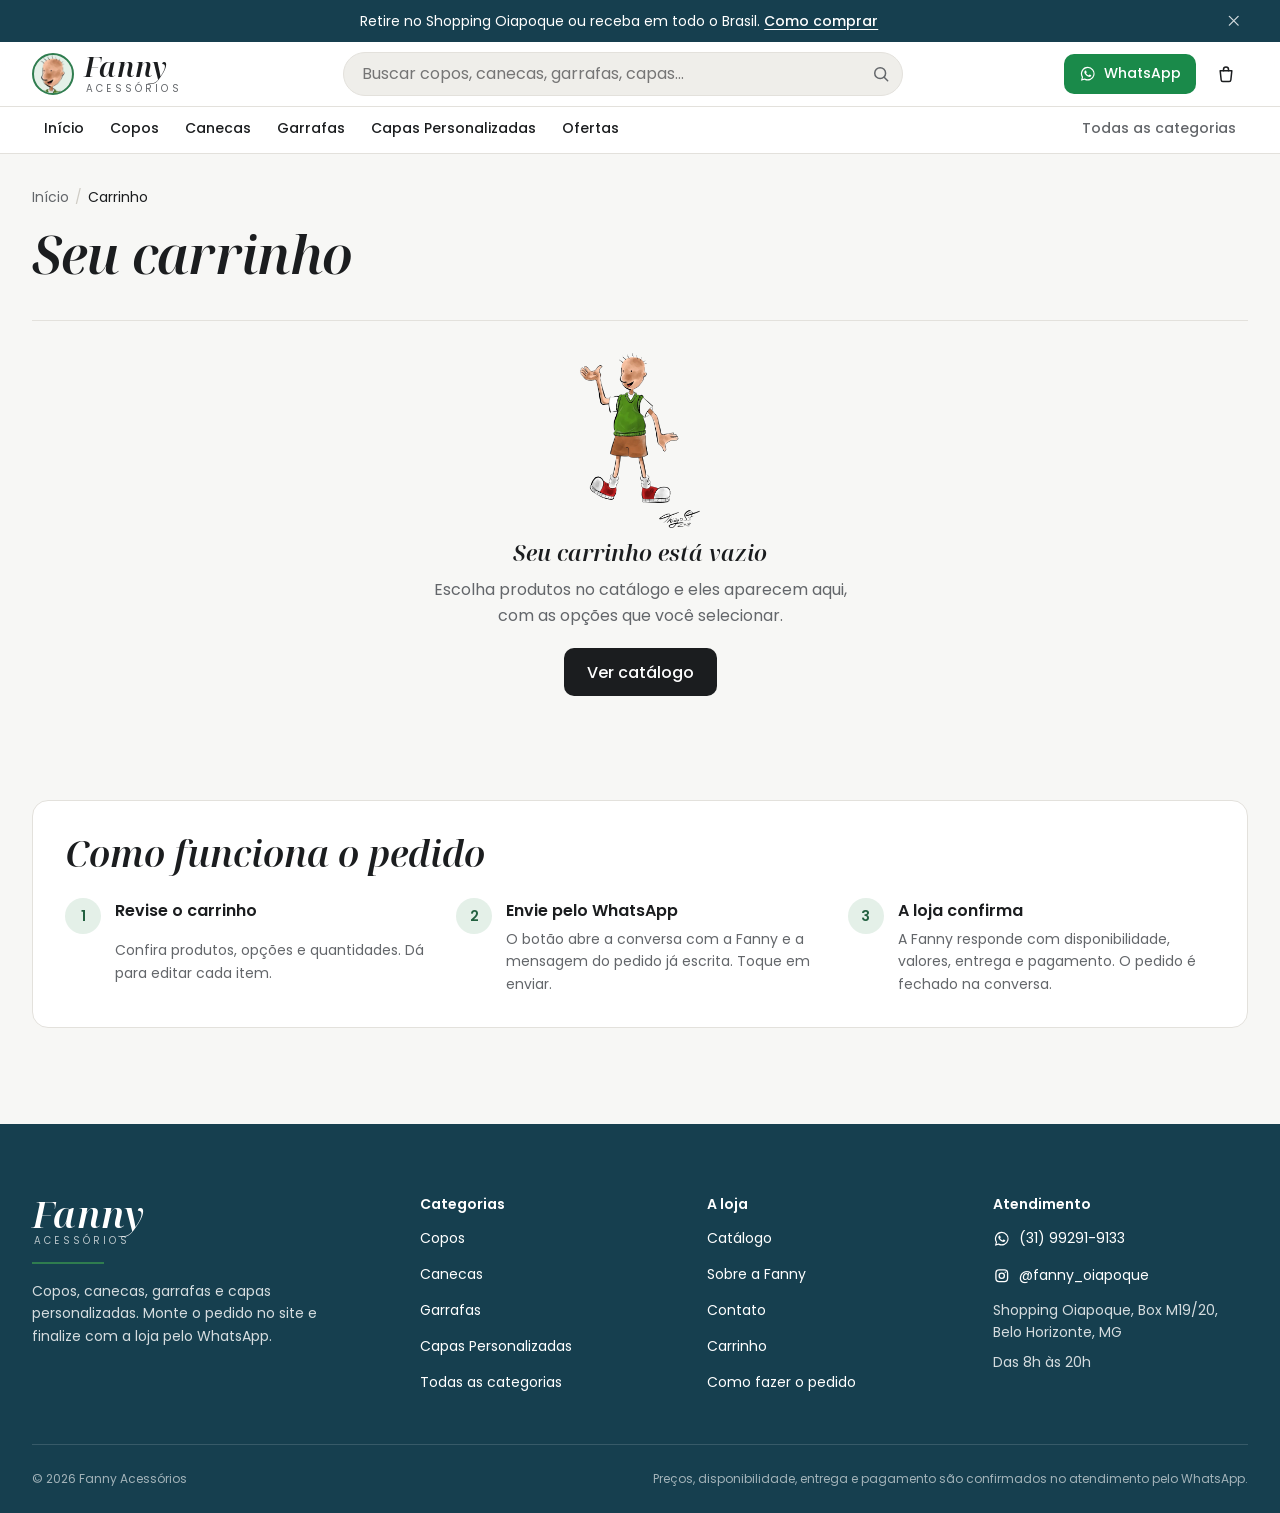
<file: carrinho/index.html>
<!doctype html>
<html lang="pt-BR">
<head>
<meta charset="utf-8">
<meta name="viewport" content="width=device-width, initial-scale=1, viewport-fit=cover">
<title>Carrinho | Fanny Acessórios</title>
<meta name="description" content="Revise os produtos, as opções e as quantidades e envie seu pedido para a Fanny pelo WhatsApp.">
<meta name="theme-color" content="#1E5468">
<link rel="canonical" href="https://fannypersonalizados.com.br/carrinho/">
<meta property="og:type" content="website">
<meta property="og:locale" content="pt_BR">
<meta property="og:site_name" content="Fanny Acessórios">
<meta property="og:title" content="Carrinho | Fanny Acessórios">
<meta property="og:description" content="Revise os produtos, as opções e as quantidades e envie seu pedido para a Fanny pelo WhatsApp.">
<meta property="og:image" content="https://fannypersonalizados.com.br/assets/img/brand/og-image.jpg">
<meta property="og:url" content="https://fannypersonalizados.com.br/carrinho/">
<meta name="twitter:card" content="summary_large_image">
<link rel="icon" href="../favicon.svg" type="image/svg+xml">
<link rel="apple-touch-icon" href="../assets/img/brand/apple-touch-icon.png">
<link rel="preload" href="../assets/fonts/poppins-latin-400-normal.woff2" as="font" type="font/woff2" crossorigin>
<link rel="preload" href="../assets/fonts/noto-serif-display-latin-600-italic.woff2" as="font" type="font/woff2" crossorigin>
<link rel="stylesheet" href="../assets/css/fonts.css">
<link rel="stylesheet" href="../assets/css/tokens.css">
<link rel="stylesheet" href="../assets/css/base.css">
<link rel="stylesheet" href="../assets/css/layout.css">
<link rel="stylesheet" href="../assets/css/components.css">
<link rel="stylesheet" href="../assets/css/catalog.css">
<link rel="stylesheet" href="../assets/css/cart.css">
<link rel="stylesheet" href="../assets/css/responsive.css">
<script type="module" src="../assets/js/main.js"></script>
<meta name="robots" content="noindex, follow">
</head>
<body data-page="cart">
<a class="skip" href="#conteudo">Pular para o conteúdo</a>
<div class="announce"><div class="container"><p>Retire no Shopping Oiapoque ou receba em todo o Brasil. <a href="../contato/#como-comprar">Como comprar</a></p><button type="button" data-announcement-close aria-label="Fechar aviso"><svg class="icon" viewBox="0 0 24 24" width="24" height="24" aria-hidden="true" focusable="false" fill="none" stroke="currentColor" stroke-width="1.8" stroke-linecap="round" stroke-linejoin="round"><path d="M6 6l12 12M18 6 6 18"/></svg></button></div></div>
<header class="site-header">
  <div class="container header__row">
    <button type="button" class="icon-btn header__menu" data-nav-toggle aria-controls="mobile-nav" aria-expanded="false" aria-label="Abrir menu"><svg class="icon" viewBox="0 0 24 24" width="24" height="24" aria-hidden="true" focusable="false" fill="none" stroke="currentColor" stroke-width="1.8" stroke-linecap="round" stroke-linejoin="round"><path d="M4 7h16M4 12h16M4 17h16"/></svg></button>
    <a class="brand" href="../" aria-label="Fanny Acessórios, página inicial"><picture><source srcset="../assets/img/brand/fanny-avatar.webp" type="image/webp"><img class="brand__avatar" src="../assets/img/brand/fanny-avatar.png" alt="" width="42" height="42"></picture><span class="brand__text"><span class="brand__word">Fanny</span><span class="brand__sub">acessórios</span></span></a>
    <form class="search" role="search" action="../busca/" data-search-form>
      <label class="sr-only" for="q-top">Buscar produtos</label>
      <input id="q-top" type="search" name="q" placeholder="Buscar copos, canecas, garrafas, capas…" autocomplete="off" role="combobox" aria-autocomplete="list" aria-controls="suggest-top" aria-expanded="false">
      <button class="search__btn" type="submit" aria-label="Buscar"><svg class="icon" viewBox="0 0 24 24" width="24" height="24" aria-hidden="true" focusable="false" fill="none" stroke="currentColor" stroke-width="1.8" stroke-linecap="round" stroke-linejoin="round"><circle cx="11" cy="11" r="6.5"/><path d="m20 20-4.2-4.2"/></svg></button>
      <ul class="suggest" id="suggest-top" role="listbox" aria-label="Sugestões" data-suggest hidden></ul>
    </form>
    <div class="header__actions">
      <a class="icon-btn header__search-link" href="../busca/" aria-label="Buscar produtos"><svg class="icon" viewBox="0 0 24 24" width="24" height="24" aria-hidden="true" focusable="false" fill="none" stroke="currentColor" stroke-width="1.8" stroke-linecap="round" stroke-linejoin="round"><circle cx="11" cy="11" r="6.5"/><path d="m20 20-4.2-4.2"/></svg></a>
      <a class="btn btn--wa btn--sm header__wa" href="https://wa.me/5531992919133?text=Ol%C3%A1%2C%20Fanny!%20Vim%20pelo%20site%20e%20gostaria%20de%20mais%20informa%C3%A7%C3%B5es." target="_blank" rel="noopener"><svg class="icon" viewBox="0 0 24 24" width="24" height="24" aria-hidden="true" focusable="false" fill="currentColor"><path d="M12.04 2.5a9.4 9.4 0 0 0-8.1 14.2L2.6 21.5l4.9-1.3a9.4 9.4 0 1 0 4.54-17.7zm0 17.2a7.8 7.8 0 0 1-3.98-1.09l-.29-.17-2.9.76.78-2.83-.19-.3a7.8 7.8 0 1 1 6.58 3.63zm4.28-5.84c-.23-.12-1.38-.68-1.6-.76-.21-.08-.37-.12-.53.12-.15.23-.6.76-.74.92-.14.15-.27.17-.5.06a6.4 6.4 0 0 1-1.88-1.16 7.1 7.1 0 0 1-1.3-1.62c-.14-.23 0-.36.1-.47.11-.11.24-.27.35-.41.12-.14.16-.23.24-.39.08-.15.04-.29-.02-.4-.06-.12-.53-1.27-.72-1.74-.19-.46-.38-.39-.53-.4h-.45a.86.86 0 0 0-.62.29 2.6 2.6 0 0 0-.82 1.95 4.5 4.5 0 0 0 .95 2.4 10.4 10.4 0 0 0 3.97 3.5c.55.24.99.38 1.32.49.56.18 1.06.15 1.46.09.45-.07 1.38-.56 1.57-1.1.2-.55.2-1.01.14-1.11-.06-.1-.21-.16-.44-.27z"/></svg><span>WhatsApp</span></a>
      <a class="icon-btn cart-btn" href="../carrinho/" data-open-cart data-cart-label aria-label="Carrinho"><svg class="icon" viewBox="0 0 24 24" width="24" height="24" aria-hidden="true" focusable="false" fill="none" stroke="currentColor" stroke-width="1.8" stroke-linecap="round" stroke-linejoin="round"><path d="M5 8h14l-1.2 11.2a2 2 0 0 1-2 1.8H8.2a2 2 0 0 1-2-1.8L5 8z"/><path d="M9 8V6.5a3 3 0 0 1 6 0V8"/></svg><span class="count" data-cart-count hidden>0</span></a>
    </div>
  </div>
  <nav class="mainnav" aria-label="Categorias">
    <ul class="container mainnav__list">
      <li><a href="../">Início</a></li>
      <li><a href="../categorias/copos/">Copos</a></li>
      <li><a href="../categorias/canecas/">Canecas</a></li>
      <li><a href="../categorias/garrafas/">Garrafas</a></li>
      <li><a href="../categorias/capas-personalizadas/">Capas Personalizadas</a></li>
      
      <li><a href="../ofertas/">Ofertas</a></li>
      <li class="mainnav__all"><a href="../categorias/">Todas as categorias</a></li>
    </ul>
  </nav>
</header>
<div class="mobile-nav" id="mobile-nav" hidden>
  <div class="mobile-nav__scrim" data-nav-close></div>
  <nav class="mobile-nav__panel" aria-label="Menu">
    <div class="mobile-nav__head"><span class="brand__word">Fanny</span><button type="button" class="icon-btn" data-nav-close aria-label="Fechar menu"><svg class="icon" viewBox="0 0 24 24" width="24" height="24" aria-hidden="true" focusable="false" fill="none" stroke="currentColor" stroke-width="1.8" stroke-linecap="round" stroke-linejoin="round"><path d="M6 6l12 12M18 6 6 18"/></svg></button></div>
    <div class="mobile-nav__body">
      <ul>
        <li><a href="../"><span class="mega__icon"><svg class="icon" viewBox="0 0 24 24" width="24" height="24" aria-hidden="true" focusable="false" fill="none" stroke="currentColor" stroke-width="1.8" stroke-linecap="round" stroke-linejoin="round"><path d="M4 11 12 4l8 7v8a1 1 0 0 1-1 1h-5v-6h-4v6H5a1 1 0 0 1-1-1z"/></svg></span>Início</a></li>
        <li><a href="../catalogo/"><span class="mega__icon"><svg class="icon" viewBox="0 0 24 24" width="24" height="24" aria-hidden="true" focusable="false" fill="none" stroke="currentColor" stroke-width="1.8" stroke-linecap="round" stroke-linejoin="round"><rect x="4" y="4" width="7" height="7" rx="1.5"/><rect x="13" y="4" width="7" height="7" rx="1.5"/><rect x="4" y="13" width="7" height="7" rx="1.5"/><rect x="13" y="13" width="7" height="7" rx="1.5"/></svg></span>Catálogo completo</a></li>
        <li><a href="../busca/"><span class="mega__icon"><svg class="icon" viewBox="0 0 24 24" width="24" height="24" aria-hidden="true" focusable="false" fill="none" stroke="currentColor" stroke-width="1.8" stroke-linecap="round" stroke-linejoin="round"><circle cx="11" cy="11" r="6.5"/><path d="m20 20-4.2-4.2"/></svg></span>Buscar produtos</a></li>
      </ul>
      <h2>Categorias</h2>
      <ul>
        <li><a href="../categorias/copos/"><span class="mega__icon"><svg class="icon" viewBox="0 0 24 24" width="24" height="24" aria-hidden="true" focusable="false"><use href="../assets/icons/categorias.svg#i-cup" width="24" height="24"/></svg></span>Copos</a></li>
        <li><a href="../categorias/canecas/"><span class="mega__icon"><svg class="icon" viewBox="0 0 24 24" width="24" height="24" aria-hidden="true" focusable="false"><use href="../assets/icons/categorias.svg#i-mug" width="24" height="24"/></svg></span>Canecas</a></li>
        <li><a href="../categorias/garrafas/"><span class="mega__icon"><svg class="icon" viewBox="0 0 24 24" width="24" height="24" aria-hidden="true" focusable="false"><use href="../assets/icons/categorias.svg#i-bottle" width="24" height="24"/></svg></span>Garrafas</a></li>
        <li><a href="../categorias/capas-personalizadas/"><span class="mega__icon"><svg class="icon" viewBox="0 0 24 24" width="24" height="24" aria-hidden="true" focusable="false"><use href="../assets/icons/categorias.svg#i-phone" width="24" height="24"/></svg></span>Capas Personalizadas</a></li>
        <li><a href="../ofertas/"><span class="mega__icon"><svg class="icon" viewBox="0 0 24 24" width="24" height="24" aria-hidden="true" focusable="false" fill="none" stroke="currentColor" stroke-width="1.8" stroke-linecap="round" stroke-linejoin="round"><path d="M12 3c.6 4.6 2.4 6.4 7 7-4.6.6-6.4 2.4-7 7-.6-4.6-2.4-6.4-7-7 4.6-.6 6.4-2.4 7-7z"/></svg></span>Ofertas</a></li>
      </ul>
      <h2>A loja</h2>
      <ul>
        <li><a href="../sobre/"><span class="mega__icon"><svg class="icon" viewBox="0 0 24 24" width="24" height="24" aria-hidden="true" focusable="false" fill="none" stroke="currentColor" stroke-width="1.8" stroke-linecap="round" stroke-linejoin="round"><circle cx="12" cy="12" r="8.5"/><path d="M12 11v5M12 8h.01"/></svg></span>Sobre a Fanny</a></li>
        <li><a href="../contato/"><span class="mega__icon"><svg class="icon" viewBox="0 0 24 24" width="24" height="24" aria-hidden="true" focusable="false" fill="currentColor"><path d="M12.04 2.5a9.4 9.4 0 0 0-8.1 14.2L2.6 21.5l4.9-1.3a9.4 9.4 0 1 0 4.54-17.7zm0 17.2a7.8 7.8 0 0 1-3.98-1.09l-.29-.17-2.9.76.78-2.83-.19-.3a7.8 7.8 0 1 1 6.58 3.63zm4.28-5.84c-.23-.12-1.38-.68-1.6-.76-.21-.08-.37-.12-.53.12-.15.23-.6.76-.74.92-.14.15-.27.17-.5.06a6.4 6.4 0 0 1-1.88-1.16 7.1 7.1 0 0 1-1.3-1.62c-.14-.23 0-.36.1-.47.11-.11.24-.27.35-.41.12-.14.16-.23.24-.39.08-.15.04-.29-.02-.4-.06-.12-.53-1.27-.72-1.74-.19-.46-.38-.39-.53-.4h-.45a.86.86 0 0 0-.62.29 2.6 2.6 0 0 0-.82 1.95 4.5 4.5 0 0 0 .95 2.4 10.4 10.4 0 0 0 3.97 3.5c.55.24.99.38 1.32.49.56.18 1.06.15 1.46.09.45-.07 1.38-.56 1.57-1.1.2-.55.2-1.01.14-1.11-.06-.1-.21-.16-.44-.27z"/></svg></span>Contato</a></li>
        <li><a href="https://www.instagram.com/fanny_oiapoque/" target="_blank" rel="noopener"><span class="mega__icon"><svg class="icon" viewBox="0 0 24 24" width="24" height="24" aria-hidden="true" focusable="false" fill="none" stroke="currentColor" stroke-width="1.8" stroke-linecap="round" stroke-linejoin="round"><rect x="4" y="4" width="16" height="16" rx="4.5"/><circle cx="12" cy="12" r="3.6"/><path d="M16.8 7.2h.01"/></svg></span>@fanny_oiapoque</a></li>
      </ul>
    </div>
  </nav>
</div>
<main id="conteudo">
<div class="container">
  <header class="page-head">
    <nav class="crumbs" aria-label="Você está em"><ol><li><a href="../">Início</a></li><li aria-current="page">Carrinho</li></ol></nav>
    <h1>Seu carrinho</h1>
  </header>
  <div data-cart-root></div>
  <section class="how" id="como-funciona" aria-labelledby="how-title">
    <h2 id="how-title">Como funciona o pedido</h2>
    <ol class="steps">
      <li><strong>Revise o carrinho</strong><span>Confira produtos, opções e quantidades. Dá para editar cada item.</span></li>
      <li><strong>Envie pelo WhatsApp</strong><span>O botão abre a conversa com a Fanny e a mensagem do pedido já escrita. Toque em enviar.</span></li>
      <li><strong>A loja confirma</strong><span>A Fanny responde com disponibilidade, valores, entrega e pagamento. O pedido é fechado na conversa.</span></li>
    </ol>
  </section>
</div>
<noscript><div class="container"><p class="notice">O carrinho precisa de JavaScript. Você pode fazer o pedido direto pelo <a href="https://wa.me/5531992919133?text=Ol%C3%A1%2C%20Fanny!%20Vim%20pelo%20site%20e%20gostaria%20de%20mais%20informa%C3%A7%C3%B5es.">WhatsApp</a>.</p></div></noscript>
<p class="notice container" data-js-error hidden>Não foi possível carregar esta parte da página. Recarregue ou fale com a loja pelo WhatsApp.</p>
</main>
<footer class="site-footer">
  <div class="container">
    <div class="footer__grid">
      <div class="footer__brand">
        <span class="brand__text"><span class="brand__word">Fanny</span><span class="brand__sub">acessórios</span></span>
        <span class="footer__rule"></span>
        <p>Copos, canecas, garrafas e capas personalizadas. Monte o pedido no site e finalize com a loja pelo WhatsApp.</p>
      </div>
      <div>
        <h2>Categorias</h2>
        <ul><li><a href="../categorias/copos/">Copos</a></li><li><a href="../categorias/canecas/">Canecas</a></li><li><a href="../categorias/garrafas/">Garrafas</a></li><li><a href="../categorias/capas-personalizadas/">Capas Personalizadas</a></li><li><a href="../categorias/">Todas as categorias</a></li></ul>
      </div>
      <div>
        <h2>A loja</h2>
        <ul>
          <li><a href="../catalogo/">Catálogo</a></li>
          <li><a href="../sobre/">Sobre a Fanny</a></li>
          <li><a href="../contato/">Contato</a></li>
          <li><a href="../carrinho/">Carrinho</a></li>
          <li><a href="../carrinho/#como-funciona">Como fazer o pedido</a></li>
        </ul>
      </div>
      <div>
        <h2>Atendimento</h2>
        <ul>
          <li><a href="https://wa.me/5531992919133?text=Ol%C3%A1%2C%20Fanny!%20Vim%20pelo%20site%20e%20gostaria%20de%20mais%20informa%C3%A7%C3%B5es." target="_blank" rel="noopener"><svg class="icon" viewBox="0 0 24 24" width="24" height="24" aria-hidden="true" focusable="false" fill="currentColor"><path d="M12.04 2.5a9.4 9.4 0 0 0-8.1 14.2L2.6 21.5l4.9-1.3a9.4 9.4 0 1 0 4.54-17.7zm0 17.2a7.8 7.8 0 0 1-3.98-1.09l-.29-.17-2.9.76.78-2.83-.19-.3a7.8 7.8 0 1 1 6.58 3.63zm4.28-5.84c-.23-.12-1.38-.68-1.6-.76-.21-.08-.37-.12-.53.12-.15.23-.6.76-.74.92-.14.15-.27.17-.5.06a6.4 6.4 0 0 1-1.88-1.16 7.1 7.1 0 0 1-1.3-1.62c-.14-.23 0-.36.1-.47.11-.11.24-.27.35-.41.12-.14.16-.23.24-.39.08-.15.04-.29-.02-.4-.06-.12-.53-1.27-.72-1.74-.19-.46-.38-.39-.53-.4h-.45a.86.86 0 0 0-.62.29 2.6 2.6 0 0 0-.82 1.95 4.5 4.5 0 0 0 .95 2.4 10.4 10.4 0 0 0 3.97 3.5c.55.24.99.38 1.32.49.56.18 1.06.15 1.46.09.45-.07 1.38-.56 1.57-1.1.2-.55.2-1.01.14-1.11-.06-.1-.21-.16-.44-.27z"/></svg>(31) 99291-9133</a></li>
          <li><a href="https://www.instagram.com/fanny_oiapoque/" target="_blank" rel="noopener"><svg class="icon" viewBox="0 0 24 24" width="24" height="24" aria-hidden="true" focusable="false" fill="none" stroke="currentColor" stroke-width="1.8" stroke-linecap="round" stroke-linejoin="round"><rect x="4" y="4" width="16" height="16" rx="4.5"/><circle cx="12" cy="12" r="3.6"/><path d="M16.8 7.2h.01"/></svg>@fanny_oiapoque</a></li>
          <li>Shopping Oiapoque, Box M19/20, Belo Horizonte, MG</li>
          <li>Das 8h às 20h</li>
        </ul>
      </div>
    </div>
    <div class="footer__bottom">
      <span>© 2026 Fanny Acessórios</span>
      <span>Preços, disponibilidade, entrega e pagamento são confirmados no atendimento pelo WhatsApp.</span>
    </div>
  </div>
</footer>
<nav class="tabbar" aria-label="Atalhos">
  <a href="../"><svg class="icon" viewBox="0 0 24 24" width="24" height="24" aria-hidden="true" focusable="false" fill="none" stroke="currentColor" stroke-width="1.8" stroke-linecap="round" stroke-linejoin="round"><path d="M4 11 12 4l8 7v8a1 1 0 0 1-1 1h-5v-6h-4v6H5a1 1 0 0 1-1-1z"/></svg><span>Início</span></a>
  <button type="button" data-nav-toggle aria-controls="mobile-nav" aria-expanded="false"><svg class="icon" viewBox="0 0 24 24" width="24" height="24" aria-hidden="true" focusable="false" fill="none" stroke="currentColor" stroke-width="1.8" stroke-linecap="round" stroke-linejoin="round"><rect x="4" y="4" width="7" height="7" rx="1.5"/><rect x="13" y="4" width="7" height="7" rx="1.5"/><rect x="4" y="13" width="7" height="7" rx="1.5"/><rect x="13" y="13" width="7" height="7" rx="1.5"/></svg><span>Categorias</span></button>
  <a href="../busca/"><svg class="icon" viewBox="0 0 24 24" width="24" height="24" aria-hidden="true" focusable="false" fill="none" stroke="currentColor" stroke-width="1.8" stroke-linecap="round" stroke-linejoin="round"><circle cx="11" cy="11" r="6.5"/><path d="m20 20-4.2-4.2"/></svg><span>Buscar</span></a>
  <a href="../carrinho/" data-open-cart data-cart-label aria-current="page"><svg class="icon" viewBox="0 0 24 24" width="24" height="24" aria-hidden="true" focusable="false" fill="none" stroke="currentColor" stroke-width="1.8" stroke-linecap="round" stroke-linejoin="round"><path d="M5 8h14l-1.2 11.2a2 2 0 0 1-2 1.8H8.2a2 2 0 0 1-2-1.8L5 8z"/><path d="M9 8V6.5a3 3 0 0 1 6 0V8"/></svg><span>Carrinho</span><span class="count" data-cart-count hidden>0</span></a>
  <a class="tabbar__wa" href="https://wa.me/5531992919133?text=Ol%C3%A1%2C%20Fanny!%20Vim%20pelo%20site%20e%20gostaria%20de%20mais%20informa%C3%A7%C3%B5es." target="_blank" rel="noopener"><svg class="icon" viewBox="0 0 24 24" width="24" height="24" aria-hidden="true" focusable="false" fill="currentColor"><path d="M12.04 2.5a9.4 9.4 0 0 0-8.1 14.2L2.6 21.5l4.9-1.3a9.4 9.4 0 1 0 4.54-17.7zm0 17.2a7.8 7.8 0 0 1-3.98-1.09l-.29-.17-2.9.76.78-2.83-.19-.3a7.8 7.8 0 1 1 6.58 3.63zm4.28-5.84c-.23-.12-1.38-.68-1.6-.76-.21-.08-.37-.12-.53.12-.15.23-.6.76-.74.92-.14.15-.27.17-.5.06a6.4 6.4 0 0 1-1.88-1.16 7.1 7.1 0 0 1-1.3-1.62c-.14-.23 0-.36.1-.47.11-.11.24-.27.35-.41.12-.14.16-.23.24-.39.08-.15.04-.29-.02-.4-.06-.12-.53-1.27-.72-1.74-.19-.46-.38-.39-.53-.4h-.45a.86.86 0 0 0-.62.29 2.6 2.6 0 0 0-.82 1.95 4.5 4.5 0 0 0 .95 2.4 10.4 10.4 0 0 0 3.97 3.5c.55.24.99.38 1.32.49.56.18 1.06.15 1.46.09.45-.07 1.38-.56 1.57-1.1.2-.55.2-1.01.14-1.11-.06-.1-.21-.16-.44-.27z"/></svg><span>WhatsApp</span></a>
</nav>
</body>
</html>
</file>
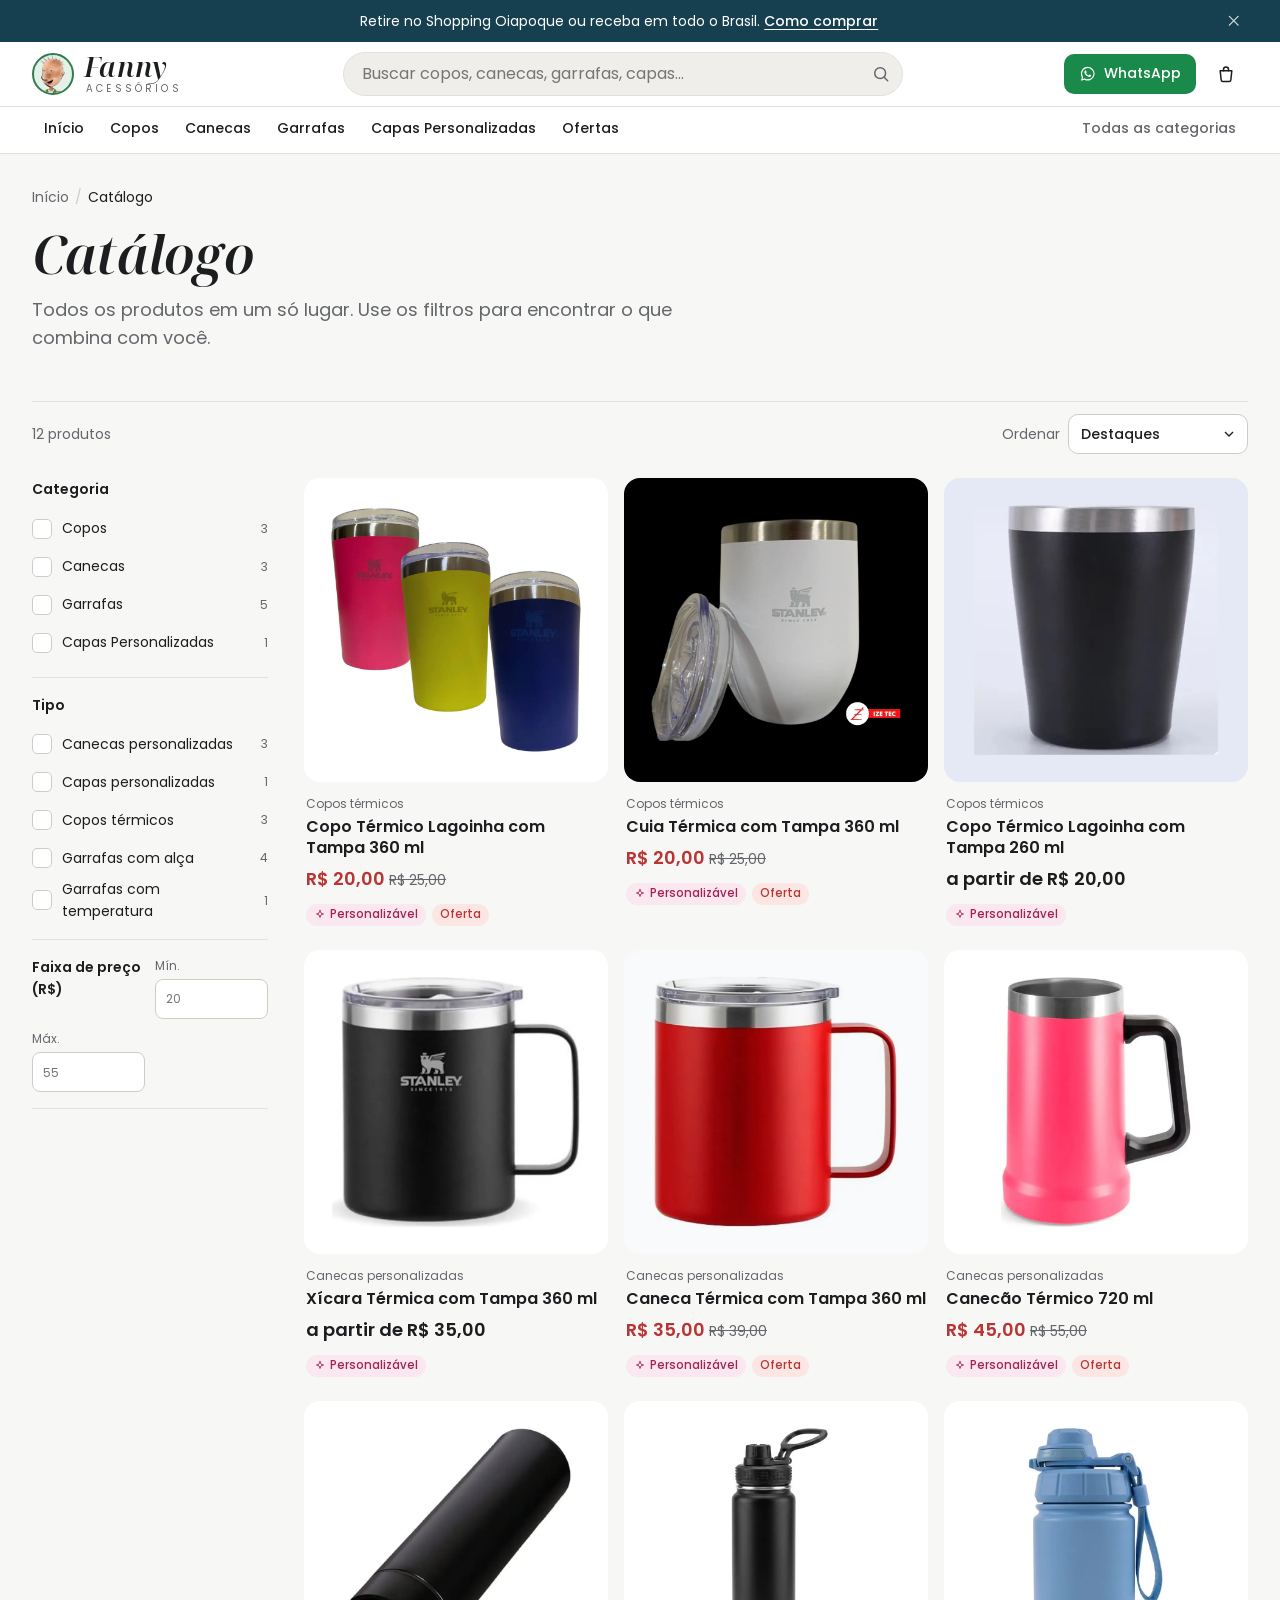
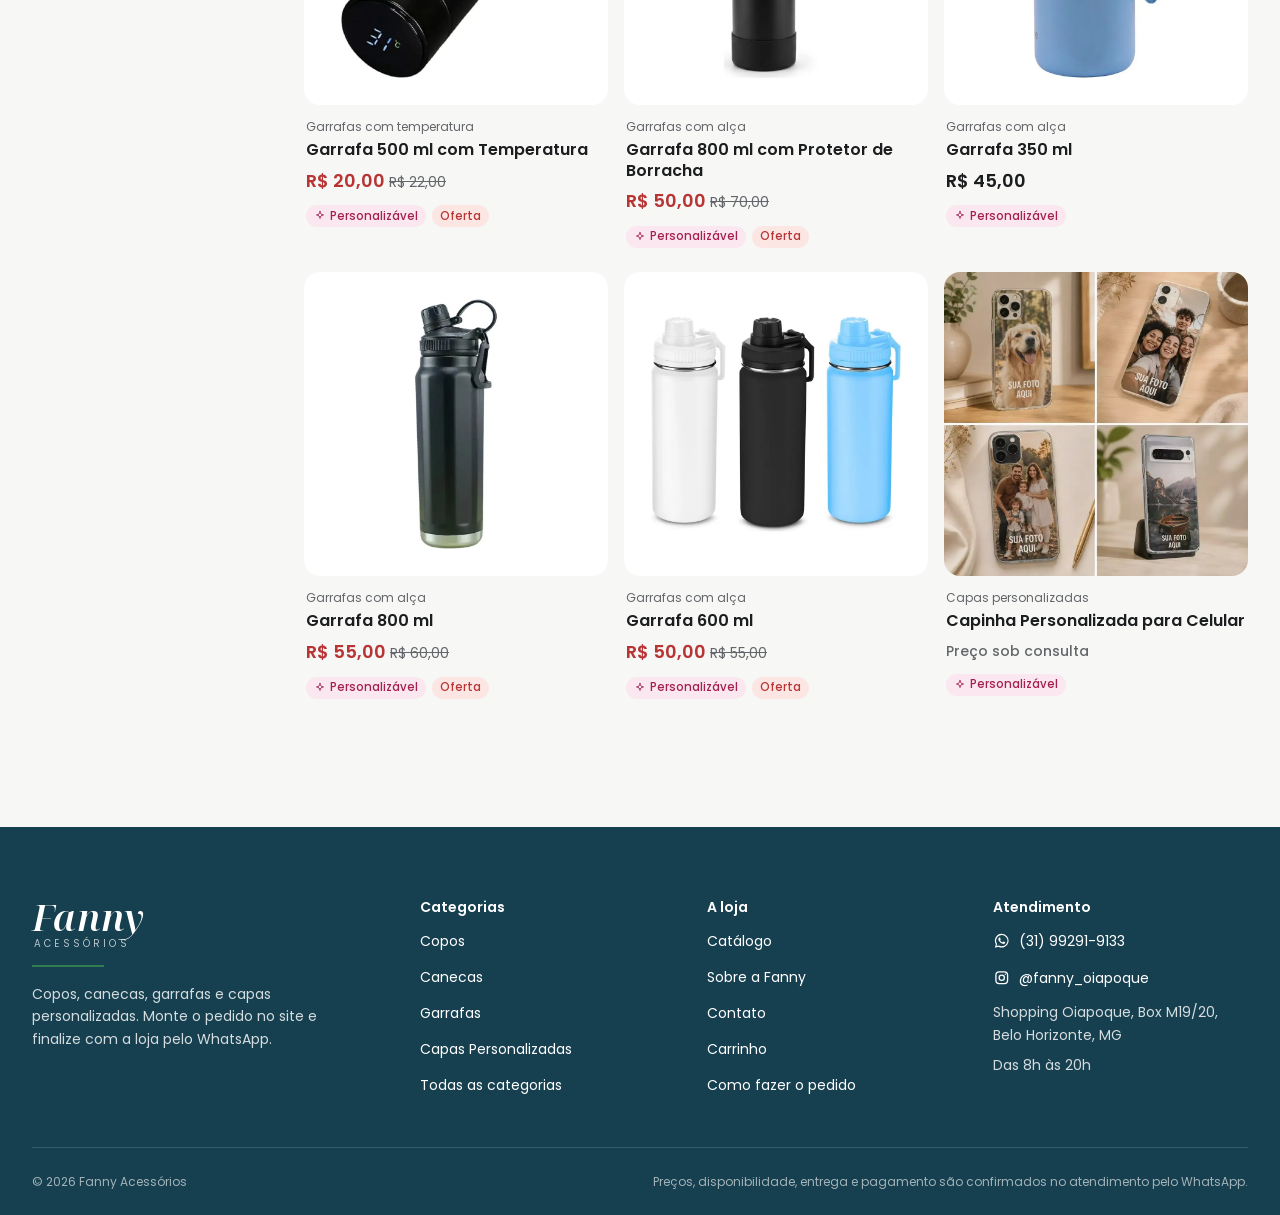
<file: catalogo/index.html>
<!doctype html>
<html lang="pt-BR">
<head>
<meta charset="utf-8">
<meta name="viewport" content="width=device-width, initial-scale=1, viewport-fit=cover">
<title>Catálogo | Fanny Acessórios</title>
<meta name="description" content="Todos os produtos da Fanny: copos, canecas, garrafas e capas personalizadas para celular.">
<meta name="theme-color" content="#1E5468">
<link rel="canonical" href="https://fannypersonalizados.com.br/catalogo/">
<meta property="og:type" content="website">
<meta property="og:locale" content="pt_BR">
<meta property="og:site_name" content="Fanny Acessórios">
<meta property="og:title" content="Catálogo | Fanny Acessórios">
<meta property="og:description" content="Todos os produtos da Fanny: copos, canecas, garrafas e capas personalizadas para celular.">
<meta property="og:image" content="https://fannypersonalizados.com.br/assets/img/brand/og-image.jpg">
<meta property="og:url" content="https://fannypersonalizados.com.br/catalogo/">
<meta name="twitter:card" content="summary_large_image">
<link rel="icon" href="../favicon.svg" type="image/svg+xml">
<link rel="apple-touch-icon" href="../assets/img/brand/apple-touch-icon.png">
<link rel="preload" href="../assets/fonts/poppins-latin-400-normal.woff2" as="font" type="font/woff2" crossorigin>
<link rel="preload" href="../assets/fonts/noto-serif-display-latin-600-italic.woff2" as="font" type="font/woff2" crossorigin>
<link rel="stylesheet" href="../assets/css/fonts.css">
<link rel="stylesheet" href="../assets/css/tokens.css">
<link rel="stylesheet" href="../assets/css/base.css">
<link rel="stylesheet" href="../assets/css/layout.css">
<link rel="stylesheet" href="../assets/css/components.css">
<link rel="stylesheet" href="../assets/css/catalog.css">
<link rel="stylesheet" href="../assets/css/cart.css">
<link rel="stylesheet" href="../assets/css/responsive.css">
<script type="module" src="../assets/js/main.js"></script>

</head>
<body data-page="catalog">
<a class="skip" href="#conteudo">Pular para o conteúdo</a>
<div class="announce"><div class="container"><p>Retire no Shopping Oiapoque ou receba em todo o Brasil. <a href="../contato/#como-comprar">Como comprar</a></p><button type="button" data-announcement-close aria-label="Fechar aviso"><svg class="icon" viewBox="0 0 24 24" width="24" height="24" aria-hidden="true" focusable="false" fill="none" stroke="currentColor" stroke-width="1.8" stroke-linecap="round" stroke-linejoin="round"><path d="M6 6l12 12M18 6 6 18"/></svg></button></div></div>
<header class="site-header">
  <div class="container header__row">
    <button type="button" class="icon-btn header__menu" data-nav-toggle aria-controls="mobile-nav" aria-expanded="false" aria-label="Abrir menu"><svg class="icon" viewBox="0 0 24 24" width="24" height="24" aria-hidden="true" focusable="false" fill="none" stroke="currentColor" stroke-width="1.8" stroke-linecap="round" stroke-linejoin="round"><path d="M4 7h16M4 12h16M4 17h16"/></svg></button>
    <a class="brand" href="../" aria-label="Fanny Acessórios, página inicial"><picture><source srcset="../assets/img/brand/fanny-avatar.webp" type="image/webp"><img class="brand__avatar" src="../assets/img/brand/fanny-avatar.png" alt="" width="42" height="42"></picture><span class="brand__text"><span class="brand__word">Fanny</span><span class="brand__sub">acessórios</span></span></a>
    <form class="search" role="search" action="../busca/" data-search-form>
      <label class="sr-only" for="q-top">Buscar produtos</label>
      <input id="q-top" type="search" name="q" placeholder="Buscar copos, canecas, garrafas, capas…" autocomplete="off" role="combobox" aria-autocomplete="list" aria-controls="suggest-top" aria-expanded="false">
      <button class="search__btn" type="submit" aria-label="Buscar"><svg class="icon" viewBox="0 0 24 24" width="24" height="24" aria-hidden="true" focusable="false" fill="none" stroke="currentColor" stroke-width="1.8" stroke-linecap="round" stroke-linejoin="round"><circle cx="11" cy="11" r="6.5"/><path d="m20 20-4.2-4.2"/></svg></button>
      <ul class="suggest" id="suggest-top" role="listbox" aria-label="Sugestões" data-suggest hidden></ul>
    </form>
    <div class="header__actions">
      <a class="icon-btn header__search-link" href="../busca/" aria-label="Buscar produtos"><svg class="icon" viewBox="0 0 24 24" width="24" height="24" aria-hidden="true" focusable="false" fill="none" stroke="currentColor" stroke-width="1.8" stroke-linecap="round" stroke-linejoin="round"><circle cx="11" cy="11" r="6.5"/><path d="m20 20-4.2-4.2"/></svg></a>
      <a class="btn btn--wa btn--sm header__wa" href="https://wa.me/5531992919133?text=Ol%C3%A1%2C%20Fanny!%20Vim%20pelo%20site%20e%20gostaria%20de%20mais%20informa%C3%A7%C3%B5es." target="_blank" rel="noopener"><svg class="icon" viewBox="0 0 24 24" width="24" height="24" aria-hidden="true" focusable="false" fill="currentColor"><path d="M12.04 2.5a9.4 9.4 0 0 0-8.1 14.2L2.6 21.5l4.9-1.3a9.4 9.4 0 1 0 4.54-17.7zm0 17.2a7.8 7.8 0 0 1-3.98-1.09l-.29-.17-2.9.76.78-2.83-.19-.3a7.8 7.8 0 1 1 6.58 3.63zm4.28-5.84c-.23-.12-1.38-.68-1.6-.76-.21-.08-.37-.12-.53.12-.15.23-.6.76-.74.92-.14.15-.27.17-.5.06a6.4 6.4 0 0 1-1.88-1.16 7.1 7.1 0 0 1-1.3-1.62c-.14-.23 0-.36.1-.47.11-.11.24-.27.35-.41.12-.14.16-.23.24-.39.08-.15.04-.29-.02-.4-.06-.12-.53-1.27-.72-1.74-.19-.46-.38-.39-.53-.4h-.45a.86.86 0 0 0-.62.29 2.6 2.6 0 0 0-.82 1.95 4.5 4.5 0 0 0 .95 2.4 10.4 10.4 0 0 0 3.97 3.5c.55.24.99.38 1.32.49.56.18 1.06.15 1.46.09.45-.07 1.38-.56 1.57-1.1.2-.55.2-1.01.14-1.11-.06-.1-.21-.16-.44-.27z"/></svg><span>WhatsApp</span></a>
      <a class="icon-btn cart-btn" href="../carrinho/" data-open-cart data-cart-label aria-label="Carrinho"><svg class="icon" viewBox="0 0 24 24" width="24" height="24" aria-hidden="true" focusable="false" fill="none" stroke="currentColor" stroke-width="1.8" stroke-linecap="round" stroke-linejoin="round"><path d="M5 8h14l-1.2 11.2a2 2 0 0 1-2 1.8H8.2a2 2 0 0 1-2-1.8L5 8z"/><path d="M9 8V6.5a3 3 0 0 1 6 0V8"/></svg><span class="count" data-cart-count hidden>0</span></a>
    </div>
  </div>
  <nav class="mainnav" aria-label="Categorias">
    <ul class="container mainnav__list">
      <li><a href="../">Início</a></li>
      <li><a href="../categorias/copos/">Copos</a></li>
      <li><a href="../categorias/canecas/">Canecas</a></li>
      <li><a href="../categorias/garrafas/">Garrafas</a></li>
      <li><a href="../categorias/capas-personalizadas/">Capas Personalizadas</a></li>
      
      <li><a href="../ofertas/">Ofertas</a></li>
      <li class="mainnav__all"><a href="../categorias/">Todas as categorias</a></li>
    </ul>
  </nav>
</header>
<div class="mobile-nav" id="mobile-nav" hidden>
  <div class="mobile-nav__scrim" data-nav-close></div>
  <nav class="mobile-nav__panel" aria-label="Menu">
    <div class="mobile-nav__head"><span class="brand__word">Fanny</span><button type="button" class="icon-btn" data-nav-close aria-label="Fechar menu"><svg class="icon" viewBox="0 0 24 24" width="24" height="24" aria-hidden="true" focusable="false" fill="none" stroke="currentColor" stroke-width="1.8" stroke-linecap="round" stroke-linejoin="round"><path d="M6 6l12 12M18 6 6 18"/></svg></button></div>
    <div class="mobile-nav__body">
      <ul>
        <li><a href="../"><span class="mega__icon"><svg class="icon" viewBox="0 0 24 24" width="24" height="24" aria-hidden="true" focusable="false" fill="none" stroke="currentColor" stroke-width="1.8" stroke-linecap="round" stroke-linejoin="round"><path d="M4 11 12 4l8 7v8a1 1 0 0 1-1 1h-5v-6h-4v6H5a1 1 0 0 1-1-1z"/></svg></span>Início</a></li>
        <li><a href="../catalogo/"><span class="mega__icon"><svg class="icon" viewBox="0 0 24 24" width="24" height="24" aria-hidden="true" focusable="false" fill="none" stroke="currentColor" stroke-width="1.8" stroke-linecap="round" stroke-linejoin="round"><rect x="4" y="4" width="7" height="7" rx="1.5"/><rect x="13" y="4" width="7" height="7" rx="1.5"/><rect x="4" y="13" width="7" height="7" rx="1.5"/><rect x="13" y="13" width="7" height="7" rx="1.5"/></svg></span>Catálogo completo</a></li>
        <li><a href="../busca/"><span class="mega__icon"><svg class="icon" viewBox="0 0 24 24" width="24" height="24" aria-hidden="true" focusable="false" fill="none" stroke="currentColor" stroke-width="1.8" stroke-linecap="round" stroke-linejoin="round"><circle cx="11" cy="11" r="6.5"/><path d="m20 20-4.2-4.2"/></svg></span>Buscar produtos</a></li>
      </ul>
      <h2>Categorias</h2>
      <ul>
        <li><a href="../categorias/copos/"><span class="mega__icon"><svg class="icon" viewBox="0 0 24 24" width="24" height="24" aria-hidden="true" focusable="false"><use href="../assets/icons/categorias.svg#i-cup" width="24" height="24"/></svg></span>Copos</a></li>
        <li><a href="../categorias/canecas/"><span class="mega__icon"><svg class="icon" viewBox="0 0 24 24" width="24" height="24" aria-hidden="true" focusable="false"><use href="../assets/icons/categorias.svg#i-mug" width="24" height="24"/></svg></span>Canecas</a></li>
        <li><a href="../categorias/garrafas/"><span class="mega__icon"><svg class="icon" viewBox="0 0 24 24" width="24" height="24" aria-hidden="true" focusable="false"><use href="../assets/icons/categorias.svg#i-bottle" width="24" height="24"/></svg></span>Garrafas</a></li>
        <li><a href="../categorias/capas-personalizadas/"><span class="mega__icon"><svg class="icon" viewBox="0 0 24 24" width="24" height="24" aria-hidden="true" focusable="false"><use href="../assets/icons/categorias.svg#i-phone" width="24" height="24"/></svg></span>Capas Personalizadas</a></li>
        <li><a href="../ofertas/"><span class="mega__icon"><svg class="icon" viewBox="0 0 24 24" width="24" height="24" aria-hidden="true" focusable="false" fill="none" stroke="currentColor" stroke-width="1.8" stroke-linecap="round" stroke-linejoin="round"><path d="M12 3c.6 4.6 2.4 6.4 7 7-4.6.6-6.4 2.4-7 7-.6-4.6-2.4-6.4-7-7 4.6-.6 6.4-2.4 7-7z"/></svg></span>Ofertas</a></li>
      </ul>
      <h2>A loja</h2>
      <ul>
        <li><a href="../sobre/"><span class="mega__icon"><svg class="icon" viewBox="0 0 24 24" width="24" height="24" aria-hidden="true" focusable="false" fill="none" stroke="currentColor" stroke-width="1.8" stroke-linecap="round" stroke-linejoin="round"><circle cx="12" cy="12" r="8.5"/><path d="M12 11v5M12 8h.01"/></svg></span>Sobre a Fanny</a></li>
        <li><a href="../contato/"><span class="mega__icon"><svg class="icon" viewBox="0 0 24 24" width="24" height="24" aria-hidden="true" focusable="false" fill="currentColor"><path d="M12.04 2.5a9.4 9.4 0 0 0-8.1 14.2L2.6 21.5l4.9-1.3a9.4 9.4 0 1 0 4.54-17.7zm0 17.2a7.8 7.8 0 0 1-3.98-1.09l-.29-.17-2.9.76.78-2.83-.19-.3a7.8 7.8 0 1 1 6.58 3.63zm4.28-5.84c-.23-.12-1.38-.68-1.6-.76-.21-.08-.37-.12-.53.12-.15.23-.6.76-.74.92-.14.15-.27.17-.5.06a6.4 6.4 0 0 1-1.88-1.16 7.1 7.1 0 0 1-1.3-1.62c-.14-.23 0-.36.1-.47.11-.11.24-.27.35-.41.12-.14.16-.23.24-.39.08-.15.04-.29-.02-.4-.06-.12-.53-1.27-.72-1.74-.19-.46-.38-.39-.53-.4h-.45a.86.86 0 0 0-.62.29 2.6 2.6 0 0 0-.82 1.95 4.5 4.5 0 0 0 .95 2.4 10.4 10.4 0 0 0 3.97 3.5c.55.24.99.38 1.32.49.56.18 1.06.15 1.46.09.45-.07 1.38-.56 1.57-1.1.2-.55.2-1.01.14-1.11-.06-.1-.21-.16-.44-.27z"/></svg></span>Contato</a></li>
        <li><a href="https://www.instagram.com/fanny_oiapoque/" target="_blank" rel="noopener"><span class="mega__icon"><svg class="icon" viewBox="0 0 24 24" width="24" height="24" aria-hidden="true" focusable="false" fill="none" stroke="currentColor" stroke-width="1.8" stroke-linecap="round" stroke-linejoin="round"><rect x="4" y="4" width="16" height="16" rx="4.5"/><circle cx="12" cy="12" r="3.6"/><path d="M16.8 7.2h.01"/></svg></span>@fanny_oiapoque</a></li>
      </ul>
    </div>
  </nav>
</div>
<main id="conteudo">
<div class="container">
  <header class="page-head">
    <nav class="crumbs" aria-label="Você está em"><ol><li><a href="../">Início</a></li><li aria-current="page">Catálogo</li></ol></nav>
    <h1>Catálogo</h1>
    <p>Todos os produtos em um só lugar. Use os filtros para encontrar o que combina com você.</p>
  </header>
  
  <section class="listing" data-listing data-scope="all" aria-label="Produtos" style="margin-top:var(--space-5)"></section>
</div>
<noscript><div class="container"><p class="notice">Ative o JavaScript para filtrar produtos e usar o carrinho. Você também pode pedir pelo <a href="https://wa.me/5531992919133?text=Ol%C3%A1%2C%20Fanny!%20Vim%20pelo%20site%20e%20gostaria%20de%20mais%20informa%C3%A7%C3%B5es.">WhatsApp</a>.</p><ul><li><a href="../produto/?id=copo-termico-lagoinha-360ml">Copo Térmico Lagoinha com Tampa 360 ml</a></li><li><a href="../produto/?id=cuia-termica-360ml">Cuia Térmica com Tampa 360 ml</a></li><li><a href="../produto/?id=copo-termico-lagoinha-260ml">Copo Térmico Lagoinha com Tampa 260 ml</a></li><li><a href="../produto/?id=xicara-termica-360ml">Xícara Térmica com Tampa 360 ml</a></li><li><a href="../produto/?id=caneca-termica-360ml">Caneca Térmica com Tampa 360 ml</a></li><li><a href="../produto/?id=canecao-termico-720ml">Canecão Térmico 720 ml</a></li><li><a href="../produto/?id=garrafa-500ml-com-temperatura">Garrafa 500 ml com Temperatura</a></li><li><a href="../produto/?id=garrafa-800ml-com-protetor">Garrafa 800 ml com Protetor de Borracha</a></li><li><a href="../produto/?id=garrafa-800ml">Garrafa 800 ml</a></li><li><a href="../produto/?id=garrafa-600ml">Garrafa 600 ml</a></li><li><a href="../produto/?id=garrafa-350ml">Garrafa 350 ml</a></li><li><a href="../produto/?id=capinha-personalizada">Capinha Personalizada para Celular</a></li></ul></div></noscript>
<p class="notice container" data-js-error hidden>Não foi possível carregar esta parte da página. Recarregue ou fale com a loja pelo WhatsApp.</p>
</main>
<footer class="site-footer">
  <div class="container">
    <div class="footer__grid">
      <div class="footer__brand">
        <span class="brand__text"><span class="brand__word">Fanny</span><span class="brand__sub">acessórios</span></span>
        <span class="footer__rule"></span>
        <p>Copos, canecas, garrafas e capas personalizadas. Monte o pedido no site e finalize com a loja pelo WhatsApp.</p>
      </div>
      <div>
        <h2>Categorias</h2>
        <ul><li><a href="../categorias/copos/">Copos</a></li><li><a href="../categorias/canecas/">Canecas</a></li><li><a href="../categorias/garrafas/">Garrafas</a></li><li><a href="../categorias/capas-personalizadas/">Capas Personalizadas</a></li><li><a href="../categorias/">Todas as categorias</a></li></ul>
      </div>
      <div>
        <h2>A loja</h2>
        <ul>
          <li><a href="../catalogo/">Catálogo</a></li>
          <li><a href="../sobre/">Sobre a Fanny</a></li>
          <li><a href="../contato/">Contato</a></li>
          <li><a href="../carrinho/">Carrinho</a></li>
          <li><a href="../carrinho/#como-funciona">Como fazer o pedido</a></li>
        </ul>
      </div>
      <div>
        <h2>Atendimento</h2>
        <ul>
          <li><a href="https://wa.me/5531992919133?text=Ol%C3%A1%2C%20Fanny!%20Vim%20pelo%20site%20e%20gostaria%20de%20mais%20informa%C3%A7%C3%B5es." target="_blank" rel="noopener"><svg class="icon" viewBox="0 0 24 24" width="24" height="24" aria-hidden="true" focusable="false" fill="currentColor"><path d="M12.04 2.5a9.4 9.4 0 0 0-8.1 14.2L2.6 21.5l4.9-1.3a9.4 9.4 0 1 0 4.54-17.7zm0 17.2a7.8 7.8 0 0 1-3.98-1.09l-.29-.17-2.9.76.78-2.83-.19-.3a7.8 7.8 0 1 1 6.58 3.63zm4.28-5.84c-.23-.12-1.38-.68-1.6-.76-.21-.08-.37-.12-.53.12-.15.23-.6.76-.74.92-.14.15-.27.17-.5.06a6.4 6.4 0 0 1-1.88-1.16 7.1 7.1 0 0 1-1.3-1.62c-.14-.23 0-.36.1-.47.11-.11.24-.27.35-.41.12-.14.16-.23.24-.39.08-.15.04-.29-.02-.4-.06-.12-.53-1.27-.72-1.74-.19-.46-.38-.39-.53-.4h-.45a.86.86 0 0 0-.62.29 2.6 2.6 0 0 0-.82 1.95 4.5 4.5 0 0 0 .95 2.4 10.4 10.4 0 0 0 3.97 3.5c.55.24.99.38 1.32.49.56.18 1.06.15 1.46.09.45-.07 1.38-.56 1.57-1.1.2-.55.2-1.01.14-1.11-.06-.1-.21-.16-.44-.27z"/></svg>(31) 99291-9133</a></li>
          <li><a href="https://www.instagram.com/fanny_oiapoque/" target="_blank" rel="noopener"><svg class="icon" viewBox="0 0 24 24" width="24" height="24" aria-hidden="true" focusable="false" fill="none" stroke="currentColor" stroke-width="1.8" stroke-linecap="round" stroke-linejoin="round"><rect x="4" y="4" width="16" height="16" rx="4.5"/><circle cx="12" cy="12" r="3.6"/><path d="M16.8 7.2h.01"/></svg>@fanny_oiapoque</a></li>
          <li>Shopping Oiapoque, Box M19/20, Belo Horizonte, MG</li>
          <li>Das 8h às 20h</li>
        </ul>
      </div>
    </div>
    <div class="footer__bottom">
      <span>© 2026 Fanny Acessórios</span>
      <span>Preços, disponibilidade, entrega e pagamento são confirmados no atendimento pelo WhatsApp.</span>
    </div>
  </div>
</footer>
<nav class="tabbar" aria-label="Atalhos">
  <a href="../"><svg class="icon" viewBox="0 0 24 24" width="24" height="24" aria-hidden="true" focusable="false" fill="none" stroke="currentColor" stroke-width="1.8" stroke-linecap="round" stroke-linejoin="round"><path d="M4 11 12 4l8 7v8a1 1 0 0 1-1 1h-5v-6h-4v6H5a1 1 0 0 1-1-1z"/></svg><span>Início</span></a>
  <button type="button" data-nav-toggle aria-controls="mobile-nav" aria-expanded="false"><svg class="icon" viewBox="0 0 24 24" width="24" height="24" aria-hidden="true" focusable="false" fill="none" stroke="currentColor" stroke-width="1.8" stroke-linecap="round" stroke-linejoin="round"><rect x="4" y="4" width="7" height="7" rx="1.5"/><rect x="13" y="4" width="7" height="7" rx="1.5"/><rect x="4" y="13" width="7" height="7" rx="1.5"/><rect x="13" y="13" width="7" height="7" rx="1.5"/></svg><span>Categorias</span></button>
  <a href="../busca/"><svg class="icon" viewBox="0 0 24 24" width="24" height="24" aria-hidden="true" focusable="false" fill="none" stroke="currentColor" stroke-width="1.8" stroke-linecap="round" stroke-linejoin="round"><circle cx="11" cy="11" r="6.5"/><path d="m20 20-4.2-4.2"/></svg><span>Buscar</span></a>
  <a href="../carrinho/" data-open-cart data-cart-label><svg class="icon" viewBox="0 0 24 24" width="24" height="24" aria-hidden="true" focusable="false" fill="none" stroke="currentColor" stroke-width="1.8" stroke-linecap="round" stroke-linejoin="round"><path d="M5 8h14l-1.2 11.2a2 2 0 0 1-2 1.8H8.2a2 2 0 0 1-2-1.8L5 8z"/><path d="M9 8V6.5a3 3 0 0 1 6 0V8"/></svg><span>Carrinho</span><span class="count" data-cart-count hidden>0</span></a>
  <a class="tabbar__wa" href="https://wa.me/5531992919133?text=Ol%C3%A1%2C%20Fanny!%20Vim%20pelo%20site%20e%20gostaria%20de%20mais%20informa%C3%A7%C3%B5es." target="_blank" rel="noopener"><svg class="icon" viewBox="0 0 24 24" width="24" height="24" aria-hidden="true" focusable="false" fill="currentColor"><path d="M12.04 2.5a9.4 9.4 0 0 0-8.1 14.2L2.6 21.5l4.9-1.3a9.4 9.4 0 1 0 4.54-17.7zm0 17.2a7.8 7.8 0 0 1-3.98-1.09l-.29-.17-2.9.76.78-2.83-.19-.3a7.8 7.8 0 1 1 6.58 3.63zm4.28-5.84c-.23-.12-1.38-.68-1.6-.76-.21-.08-.37-.12-.53.12-.15.23-.6.76-.74.92-.14.15-.27.17-.5.06a6.4 6.4 0 0 1-1.88-1.16 7.1 7.1 0 0 1-1.3-1.62c-.14-.23 0-.36.1-.47.11-.11.24-.27.35-.41.12-.14.16-.23.24-.39.08-.15.04-.29-.02-.4-.06-.12-.53-1.27-.72-1.74-.19-.46-.38-.39-.53-.4h-.45a.86.86 0 0 0-.62.29 2.6 2.6 0 0 0-.82 1.95 4.5 4.5 0 0 0 .95 2.4 10.4 10.4 0 0 0 3.97 3.5c.55.24.99.38 1.32.49.56.18 1.06.15 1.46.09.45-.07 1.38-.56 1.57-1.1.2-.55.2-1.01.14-1.11-.06-.1-.21-.16-.44-.27z"/></svg><span>WhatsApp</span></a>
</nav>
</body>
</html>
</file>
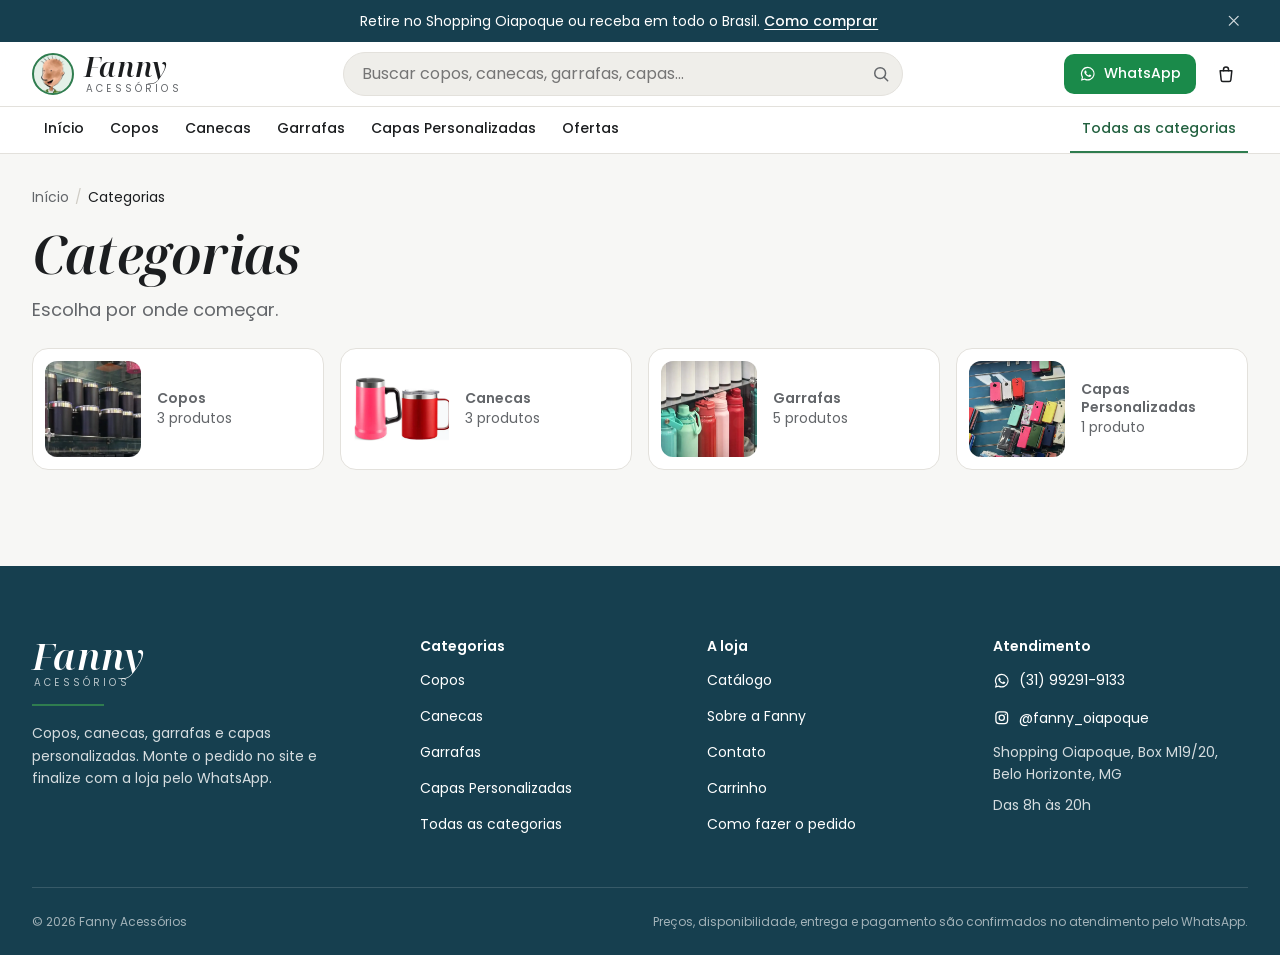
<file: categorias/index.html>
<!doctype html>
<html lang="pt-BR">
<head>
<meta charset="utf-8">
<meta name="viewport" content="width=device-width, initial-scale=1, viewport-fit=cover">
<title>Categorias | Fanny Acessórios</title>
<meta name="description" content="Categorias da Fanny Acessórios: copos, canecas, garrafas e capas personalizadas.">
<meta name="theme-color" content="#1E5468">
<link rel="canonical" href="https://fannypersonalizados.com.br/categorias/">
<meta property="og:type" content="website">
<meta property="og:locale" content="pt_BR">
<meta property="og:site_name" content="Fanny Acessórios">
<meta property="og:title" content="Categorias | Fanny Acessórios">
<meta property="og:description" content="Categorias da Fanny Acessórios: copos, canecas, garrafas e capas personalizadas.">
<meta property="og:image" content="https://fannypersonalizados.com.br/assets/img/brand/og-image.jpg">
<meta property="og:url" content="https://fannypersonalizados.com.br/categorias/">
<meta name="twitter:card" content="summary_large_image">
<link rel="icon" href="../favicon.svg" type="image/svg+xml">
<link rel="apple-touch-icon" href="../assets/img/brand/apple-touch-icon.png">
<link rel="preload" href="../assets/fonts/poppins-latin-400-normal.woff2" as="font" type="font/woff2" crossorigin>
<link rel="preload" href="../assets/fonts/noto-serif-display-latin-600-italic.woff2" as="font" type="font/woff2" crossorigin>
<link rel="stylesheet" href="../assets/css/fonts.css">
<link rel="stylesheet" href="../assets/css/tokens.css">
<link rel="stylesheet" href="../assets/css/base.css">
<link rel="stylesheet" href="../assets/css/layout.css">
<link rel="stylesheet" href="../assets/css/components.css">
<link rel="stylesheet" href="../assets/css/catalog.css">
<link rel="stylesheet" href="../assets/css/cart.css">
<link rel="stylesheet" href="../assets/css/responsive.css">
<script type="module" src="../assets/js/main.js"></script>

</head>
<body data-page="categories">
<a class="skip" href="#conteudo">Pular para o conteúdo</a>
<div class="announce"><div class="container"><p>Retire no Shopping Oiapoque ou receba em todo o Brasil. <a href="../contato/#como-comprar">Como comprar</a></p><button type="button" data-announcement-close aria-label="Fechar aviso"><svg class="icon" viewBox="0 0 24 24" width="24" height="24" aria-hidden="true" focusable="false" fill="none" stroke="currentColor" stroke-width="1.8" stroke-linecap="round" stroke-linejoin="round"><path d="M6 6l12 12M18 6 6 18"/></svg></button></div></div>
<header class="site-header">
  <div class="container header__row">
    <button type="button" class="icon-btn header__menu" data-nav-toggle aria-controls="mobile-nav" aria-expanded="false" aria-label="Abrir menu"><svg class="icon" viewBox="0 0 24 24" width="24" height="24" aria-hidden="true" focusable="false" fill="none" stroke="currentColor" stroke-width="1.8" stroke-linecap="round" stroke-linejoin="round"><path d="M4 7h16M4 12h16M4 17h16"/></svg></button>
    <a class="brand" href="../" aria-label="Fanny Acessórios, página inicial"><picture><source srcset="../assets/img/brand/fanny-avatar.webp" type="image/webp"><img class="brand__avatar" src="../assets/img/brand/fanny-avatar.png" alt="" width="42" height="42"></picture><span class="brand__text"><span class="brand__word">Fanny</span><span class="brand__sub">acessórios</span></span></a>
    <form class="search" role="search" action="../busca/" data-search-form>
      <label class="sr-only" for="q-top">Buscar produtos</label>
      <input id="q-top" type="search" name="q" placeholder="Buscar copos, canecas, garrafas, capas…" autocomplete="off" role="combobox" aria-autocomplete="list" aria-controls="suggest-top" aria-expanded="false">
      <button class="search__btn" type="submit" aria-label="Buscar"><svg class="icon" viewBox="0 0 24 24" width="24" height="24" aria-hidden="true" focusable="false" fill="none" stroke="currentColor" stroke-width="1.8" stroke-linecap="round" stroke-linejoin="round"><circle cx="11" cy="11" r="6.5"/><path d="m20 20-4.2-4.2"/></svg></button>
      <ul class="suggest" id="suggest-top" role="listbox" aria-label="Sugestões" data-suggest hidden></ul>
    </form>
    <div class="header__actions">
      <a class="icon-btn header__search-link" href="../busca/" aria-label="Buscar produtos"><svg class="icon" viewBox="0 0 24 24" width="24" height="24" aria-hidden="true" focusable="false" fill="none" stroke="currentColor" stroke-width="1.8" stroke-linecap="round" stroke-linejoin="round"><circle cx="11" cy="11" r="6.5"/><path d="m20 20-4.2-4.2"/></svg></a>
      <a class="btn btn--wa btn--sm header__wa" href="https://wa.me/5531992919133?text=Ol%C3%A1%2C%20Fanny!%20Vim%20pelo%20site%20e%20gostaria%20de%20mais%20informa%C3%A7%C3%B5es." target="_blank" rel="noopener"><svg class="icon" viewBox="0 0 24 24" width="24" height="24" aria-hidden="true" focusable="false" fill="currentColor"><path d="M12.04 2.5a9.4 9.4 0 0 0-8.1 14.2L2.6 21.5l4.9-1.3a9.4 9.4 0 1 0 4.54-17.7zm0 17.2a7.8 7.8 0 0 1-3.98-1.09l-.29-.17-2.9.76.78-2.83-.19-.3a7.8 7.8 0 1 1 6.58 3.63zm4.28-5.84c-.23-.12-1.38-.68-1.6-.76-.21-.08-.37-.12-.53.12-.15.23-.6.76-.74.92-.14.15-.27.17-.5.06a6.4 6.4 0 0 1-1.88-1.16 7.1 7.1 0 0 1-1.3-1.62c-.14-.23 0-.36.1-.47.11-.11.24-.27.35-.41.12-.14.16-.23.24-.39.08-.15.04-.29-.02-.4-.06-.12-.53-1.27-.72-1.74-.19-.46-.38-.39-.53-.4h-.45a.86.86 0 0 0-.62.29 2.6 2.6 0 0 0-.82 1.95 4.5 4.5 0 0 0 .95 2.4 10.4 10.4 0 0 0 3.97 3.5c.55.24.99.38 1.32.49.56.18 1.06.15 1.46.09.45-.07 1.38-.56 1.57-1.1.2-.55.2-1.01.14-1.11-.06-.1-.21-.16-.44-.27z"/></svg><span>WhatsApp</span></a>
      <a class="icon-btn cart-btn" href="../carrinho/" data-open-cart data-cart-label aria-label="Carrinho"><svg class="icon" viewBox="0 0 24 24" width="24" height="24" aria-hidden="true" focusable="false" fill="none" stroke="currentColor" stroke-width="1.8" stroke-linecap="round" stroke-linejoin="round"><path d="M5 8h14l-1.2 11.2a2 2 0 0 1-2 1.8H8.2a2 2 0 0 1-2-1.8L5 8z"/><path d="M9 8V6.5a3 3 0 0 1 6 0V8"/></svg><span class="count" data-cart-count hidden>0</span></a>
    </div>
  </div>
  <nav class="mainnav" aria-label="Categorias">
    <ul class="container mainnav__list">
      <li><a href="../">Início</a></li>
      <li><a href="../categorias/copos/">Copos</a></li>
      <li><a href="../categorias/canecas/">Canecas</a></li>
      <li><a href="../categorias/garrafas/">Garrafas</a></li>
      <li><a href="../categorias/capas-personalizadas/">Capas Personalizadas</a></li>
      
      <li><a href="../ofertas/">Ofertas</a></li>
      <li class="mainnav__all"><a href="../categorias/" aria-current="page">Todas as categorias</a></li>
    </ul>
  </nav>
</header>
<div class="mobile-nav" id="mobile-nav" hidden>
  <div class="mobile-nav__scrim" data-nav-close></div>
  <nav class="mobile-nav__panel" aria-label="Menu">
    <div class="mobile-nav__head"><span class="brand__word">Fanny</span><button type="button" class="icon-btn" data-nav-close aria-label="Fechar menu"><svg class="icon" viewBox="0 0 24 24" width="24" height="24" aria-hidden="true" focusable="false" fill="none" stroke="currentColor" stroke-width="1.8" stroke-linecap="round" stroke-linejoin="round"><path d="M6 6l12 12M18 6 6 18"/></svg></button></div>
    <div class="mobile-nav__body">
      <ul>
        <li><a href="../"><span class="mega__icon"><svg class="icon" viewBox="0 0 24 24" width="24" height="24" aria-hidden="true" focusable="false" fill="none" stroke="currentColor" stroke-width="1.8" stroke-linecap="round" stroke-linejoin="round"><path d="M4 11 12 4l8 7v8a1 1 0 0 1-1 1h-5v-6h-4v6H5a1 1 0 0 1-1-1z"/></svg></span>Início</a></li>
        <li><a href="../catalogo/"><span class="mega__icon"><svg class="icon" viewBox="0 0 24 24" width="24" height="24" aria-hidden="true" focusable="false" fill="none" stroke="currentColor" stroke-width="1.8" stroke-linecap="round" stroke-linejoin="round"><rect x="4" y="4" width="7" height="7" rx="1.5"/><rect x="13" y="4" width="7" height="7" rx="1.5"/><rect x="4" y="13" width="7" height="7" rx="1.5"/><rect x="13" y="13" width="7" height="7" rx="1.5"/></svg></span>Catálogo completo</a></li>
        <li><a href="../busca/"><span class="mega__icon"><svg class="icon" viewBox="0 0 24 24" width="24" height="24" aria-hidden="true" focusable="false" fill="none" stroke="currentColor" stroke-width="1.8" stroke-linecap="round" stroke-linejoin="round"><circle cx="11" cy="11" r="6.5"/><path d="m20 20-4.2-4.2"/></svg></span>Buscar produtos</a></li>
      </ul>
      <h2>Categorias</h2>
      <ul>
        <li><a href="../categorias/copos/"><span class="mega__icon"><svg class="icon" viewBox="0 0 24 24" width="24" height="24" aria-hidden="true" focusable="false"><use href="../assets/icons/categorias.svg#i-cup" width="24" height="24"/></svg></span>Copos</a></li>
        <li><a href="../categorias/canecas/"><span class="mega__icon"><svg class="icon" viewBox="0 0 24 24" width="24" height="24" aria-hidden="true" focusable="false"><use href="../assets/icons/categorias.svg#i-mug" width="24" height="24"/></svg></span>Canecas</a></li>
        <li><a href="../categorias/garrafas/"><span class="mega__icon"><svg class="icon" viewBox="0 0 24 24" width="24" height="24" aria-hidden="true" focusable="false"><use href="../assets/icons/categorias.svg#i-bottle" width="24" height="24"/></svg></span>Garrafas</a></li>
        <li><a href="../categorias/capas-personalizadas/"><span class="mega__icon"><svg class="icon" viewBox="0 0 24 24" width="24" height="24" aria-hidden="true" focusable="false"><use href="../assets/icons/categorias.svg#i-phone" width="24" height="24"/></svg></span>Capas Personalizadas</a></li>
        <li><a href="../ofertas/"><span class="mega__icon"><svg class="icon" viewBox="0 0 24 24" width="24" height="24" aria-hidden="true" focusable="false" fill="none" stroke="currentColor" stroke-width="1.8" stroke-linecap="round" stroke-linejoin="round"><path d="M12 3c.6 4.6 2.4 6.4 7 7-4.6.6-6.4 2.4-7 7-.6-4.6-2.4-6.4-7-7 4.6-.6 6.4-2.4 7-7z"/></svg></span>Ofertas</a></li>
      </ul>
      <h2>A loja</h2>
      <ul>
        <li><a href="../sobre/"><span class="mega__icon"><svg class="icon" viewBox="0 0 24 24" width="24" height="24" aria-hidden="true" focusable="false" fill="none" stroke="currentColor" stroke-width="1.8" stroke-linecap="round" stroke-linejoin="round"><circle cx="12" cy="12" r="8.5"/><path d="M12 11v5M12 8h.01"/></svg></span>Sobre a Fanny</a></li>
        <li><a href="../contato/"><span class="mega__icon"><svg class="icon" viewBox="0 0 24 24" width="24" height="24" aria-hidden="true" focusable="false" fill="currentColor"><path d="M12.04 2.5a9.4 9.4 0 0 0-8.1 14.2L2.6 21.5l4.9-1.3a9.4 9.4 0 1 0 4.54-17.7zm0 17.2a7.8 7.8 0 0 1-3.98-1.09l-.29-.17-2.9.76.78-2.83-.19-.3a7.8 7.8 0 1 1 6.58 3.63zm4.28-5.84c-.23-.12-1.38-.68-1.6-.76-.21-.08-.37-.12-.53.12-.15.23-.6.76-.74.92-.14.15-.27.17-.5.06a6.4 6.4 0 0 1-1.88-1.16 7.1 7.1 0 0 1-1.3-1.62c-.14-.23 0-.36.1-.47.11-.11.24-.27.35-.41.12-.14.16-.23.24-.39.08-.15.04-.29-.02-.4-.06-.12-.53-1.27-.72-1.74-.19-.46-.38-.39-.53-.4h-.45a.86.86 0 0 0-.62.29 2.6 2.6 0 0 0-.82 1.95 4.5 4.5 0 0 0 .95 2.4 10.4 10.4 0 0 0 3.97 3.5c.55.24.99.38 1.32.49.56.18 1.06.15 1.46.09.45-.07 1.38-.56 1.57-1.1.2-.55.2-1.01.14-1.11-.06-.1-.21-.16-.44-.27z"/></svg></span>Contato</a></li>
        <li><a href="https://www.instagram.com/fanny_oiapoque/" target="_blank" rel="noopener"><span class="mega__icon"><svg class="icon" viewBox="0 0 24 24" width="24" height="24" aria-hidden="true" focusable="false" fill="none" stroke="currentColor" stroke-width="1.8" stroke-linecap="round" stroke-linejoin="round"><rect x="4" y="4" width="16" height="16" rx="4.5"/><circle cx="12" cy="12" r="3.6"/><path d="M16.8 7.2h.01"/></svg></span>@fanny_oiapoque</a></li>
      </ul>
    </div>
  </nav>
</div>
<main id="conteudo">
<div class="container">
  <header class="page-head">
    <nav class="crumbs" aria-label="Você está em"><ol><li><a href="../">Início</a></li><li aria-current="page">Categorias</li></ol></nav>
    <h1>Categorias</h1>
    <p>Escolha por onde começar.</p>
  </header>
  <div class="cat-grid">
    <a class="cat-card" href="../categorias/copos/"><img src="../assets/img/categories/copos.webp" alt="" width="96" height="96" loading="lazy"><span><strong>Copos</strong><span>3 produtos</span></span></a>
    <a class="cat-card" href="../categorias/canecas/"><img src="../assets/img/categories/canecas.webp" alt="" width="96" height="96" loading="lazy"><span><strong>Canecas</strong><span>3 produtos</span></span></a>
    <a class="cat-card" href="../categorias/garrafas/"><img src="../assets/img/categories/garrafas.webp" alt="" width="96" height="96" loading="lazy"><span><strong>Garrafas</strong><span>5 produtos</span></span></a>
    <a class="cat-card" href="../categorias/capas-personalizadas/"><img src="../assets/img/categories/capas-personalizadas.webp" alt="" width="96" height="96" loading="lazy"><span><strong>Capas Personalizadas</strong><span>1 produto</span></span></a>
  </div>
</div>
</main>
<footer class="site-footer">
  <div class="container">
    <div class="footer__grid">
      <div class="footer__brand">
        <span class="brand__text"><span class="brand__word">Fanny</span><span class="brand__sub">acessórios</span></span>
        <span class="footer__rule"></span>
        <p>Copos, canecas, garrafas e capas personalizadas. Monte o pedido no site e finalize com a loja pelo WhatsApp.</p>
      </div>
      <div>
        <h2>Categorias</h2>
        <ul><li><a href="../categorias/copos/">Copos</a></li><li><a href="../categorias/canecas/">Canecas</a></li><li><a href="../categorias/garrafas/">Garrafas</a></li><li><a href="../categorias/capas-personalizadas/">Capas Personalizadas</a></li><li><a href="../categorias/">Todas as categorias</a></li></ul>
      </div>
      <div>
        <h2>A loja</h2>
        <ul>
          <li><a href="../catalogo/">Catálogo</a></li>
          <li><a href="../sobre/">Sobre a Fanny</a></li>
          <li><a href="../contato/">Contato</a></li>
          <li><a href="../carrinho/">Carrinho</a></li>
          <li><a href="../carrinho/#como-funciona">Como fazer o pedido</a></li>
        </ul>
      </div>
      <div>
        <h2>Atendimento</h2>
        <ul>
          <li><a href="https://wa.me/5531992919133?text=Ol%C3%A1%2C%20Fanny!%20Vim%20pelo%20site%20e%20gostaria%20de%20mais%20informa%C3%A7%C3%B5es." target="_blank" rel="noopener"><svg class="icon" viewBox="0 0 24 24" width="24" height="24" aria-hidden="true" focusable="false" fill="currentColor"><path d="M12.04 2.5a9.4 9.4 0 0 0-8.1 14.2L2.6 21.5l4.9-1.3a9.4 9.4 0 1 0 4.54-17.7zm0 17.2a7.8 7.8 0 0 1-3.98-1.09l-.29-.17-2.9.76.78-2.83-.19-.3a7.8 7.8 0 1 1 6.58 3.63zm4.28-5.84c-.23-.12-1.38-.68-1.6-.76-.21-.08-.37-.12-.53.12-.15.23-.6.76-.74.92-.14.15-.27.17-.5.06a6.4 6.4 0 0 1-1.88-1.16 7.1 7.1 0 0 1-1.3-1.62c-.14-.23 0-.36.1-.47.11-.11.24-.27.35-.41.12-.14.16-.23.24-.39.08-.15.04-.29-.02-.4-.06-.12-.53-1.27-.72-1.74-.19-.46-.38-.39-.53-.4h-.45a.86.86 0 0 0-.62.29 2.6 2.6 0 0 0-.82 1.95 4.5 4.5 0 0 0 .95 2.4 10.4 10.4 0 0 0 3.97 3.5c.55.24.99.38 1.32.49.56.18 1.06.15 1.46.09.45-.07 1.38-.56 1.57-1.1.2-.55.2-1.01.14-1.11-.06-.1-.21-.16-.44-.27z"/></svg>(31) 99291-9133</a></li>
          <li><a href="https://www.instagram.com/fanny_oiapoque/" target="_blank" rel="noopener"><svg class="icon" viewBox="0 0 24 24" width="24" height="24" aria-hidden="true" focusable="false" fill="none" stroke="currentColor" stroke-width="1.8" stroke-linecap="round" stroke-linejoin="round"><rect x="4" y="4" width="16" height="16" rx="4.5"/><circle cx="12" cy="12" r="3.6"/><path d="M16.8 7.2h.01"/></svg>@fanny_oiapoque</a></li>
          <li>Shopping Oiapoque, Box M19/20, Belo Horizonte, MG</li>
          <li>Das 8h às 20h</li>
        </ul>
      </div>
    </div>
    <div class="footer__bottom">
      <span>© 2026 Fanny Acessórios</span>
      <span>Preços, disponibilidade, entrega e pagamento são confirmados no atendimento pelo WhatsApp.</span>
    </div>
  </div>
</footer>
<nav class="tabbar" aria-label="Atalhos">
  <a href="../"><svg class="icon" viewBox="0 0 24 24" width="24" height="24" aria-hidden="true" focusable="false" fill="none" stroke="currentColor" stroke-width="1.8" stroke-linecap="round" stroke-linejoin="round"><path d="M4 11 12 4l8 7v8a1 1 0 0 1-1 1h-5v-6h-4v6H5a1 1 0 0 1-1-1z"/></svg><span>Início</span></a>
  <button type="button" data-nav-toggle aria-controls="mobile-nav" aria-expanded="false"><svg class="icon" viewBox="0 0 24 24" width="24" height="24" aria-hidden="true" focusable="false" fill="none" stroke="currentColor" stroke-width="1.8" stroke-linecap="round" stroke-linejoin="round"><rect x="4" y="4" width="7" height="7" rx="1.5"/><rect x="13" y="4" width="7" height="7" rx="1.5"/><rect x="4" y="13" width="7" height="7" rx="1.5"/><rect x="13" y="13" width="7" height="7" rx="1.5"/></svg><span>Categorias</span></button>
  <a href="../busca/"><svg class="icon" viewBox="0 0 24 24" width="24" height="24" aria-hidden="true" focusable="false" fill="none" stroke="currentColor" stroke-width="1.8" stroke-linecap="round" stroke-linejoin="round"><circle cx="11" cy="11" r="6.5"/><path d="m20 20-4.2-4.2"/></svg><span>Buscar</span></a>
  <a href="../carrinho/" data-open-cart data-cart-label><svg class="icon" viewBox="0 0 24 24" width="24" height="24" aria-hidden="true" focusable="false" fill="none" stroke="currentColor" stroke-width="1.8" stroke-linecap="round" stroke-linejoin="round"><path d="M5 8h14l-1.2 11.2a2 2 0 0 1-2 1.8H8.2a2 2 0 0 1-2-1.8L5 8z"/><path d="M9 8V6.5a3 3 0 0 1 6 0V8"/></svg><span>Carrinho</span><span class="count" data-cart-count hidden>0</span></a>
  <a class="tabbar__wa" href="https://wa.me/5531992919133?text=Ol%C3%A1%2C%20Fanny!%20Vim%20pelo%20site%20e%20gostaria%20de%20mais%20informa%C3%A7%C3%B5es." target="_blank" rel="noopener"><svg class="icon" viewBox="0 0 24 24" width="24" height="24" aria-hidden="true" focusable="false" fill="currentColor"><path d="M12.04 2.5a9.4 9.4 0 0 0-8.1 14.2L2.6 21.5l4.9-1.3a9.4 9.4 0 1 0 4.54-17.7zm0 17.2a7.8 7.8 0 0 1-3.98-1.09l-.29-.17-2.9.76.78-2.83-.19-.3a7.8 7.8 0 1 1 6.58 3.63zm4.28-5.84c-.23-.12-1.38-.68-1.6-.76-.21-.08-.37-.12-.53.12-.15.23-.6.76-.74.92-.14.15-.27.17-.5.06a6.4 6.4 0 0 1-1.88-1.16 7.1 7.1 0 0 1-1.3-1.62c-.14-.23 0-.36.1-.47.11-.11.24-.27.35-.41.12-.14.16-.23.24-.39.08-.15.04-.29-.02-.4-.06-.12-.53-1.27-.72-1.74-.19-.46-.38-.39-.53-.4h-.45a.86.86 0 0 0-.62.29 2.6 2.6 0 0 0-.82 1.95 4.5 4.5 0 0 0 .95 2.4 10.4 10.4 0 0 0 3.97 3.5c.55.24.99.38 1.32.49.56.18 1.06.15 1.46.09.45-.07 1.38-.56 1.57-1.1.2-.55.2-1.01.14-1.11-.06-.1-.21-.16-.44-.27z"/></svg><span>WhatsApp</span></a>
</nav>
</body>
</html>
</file>
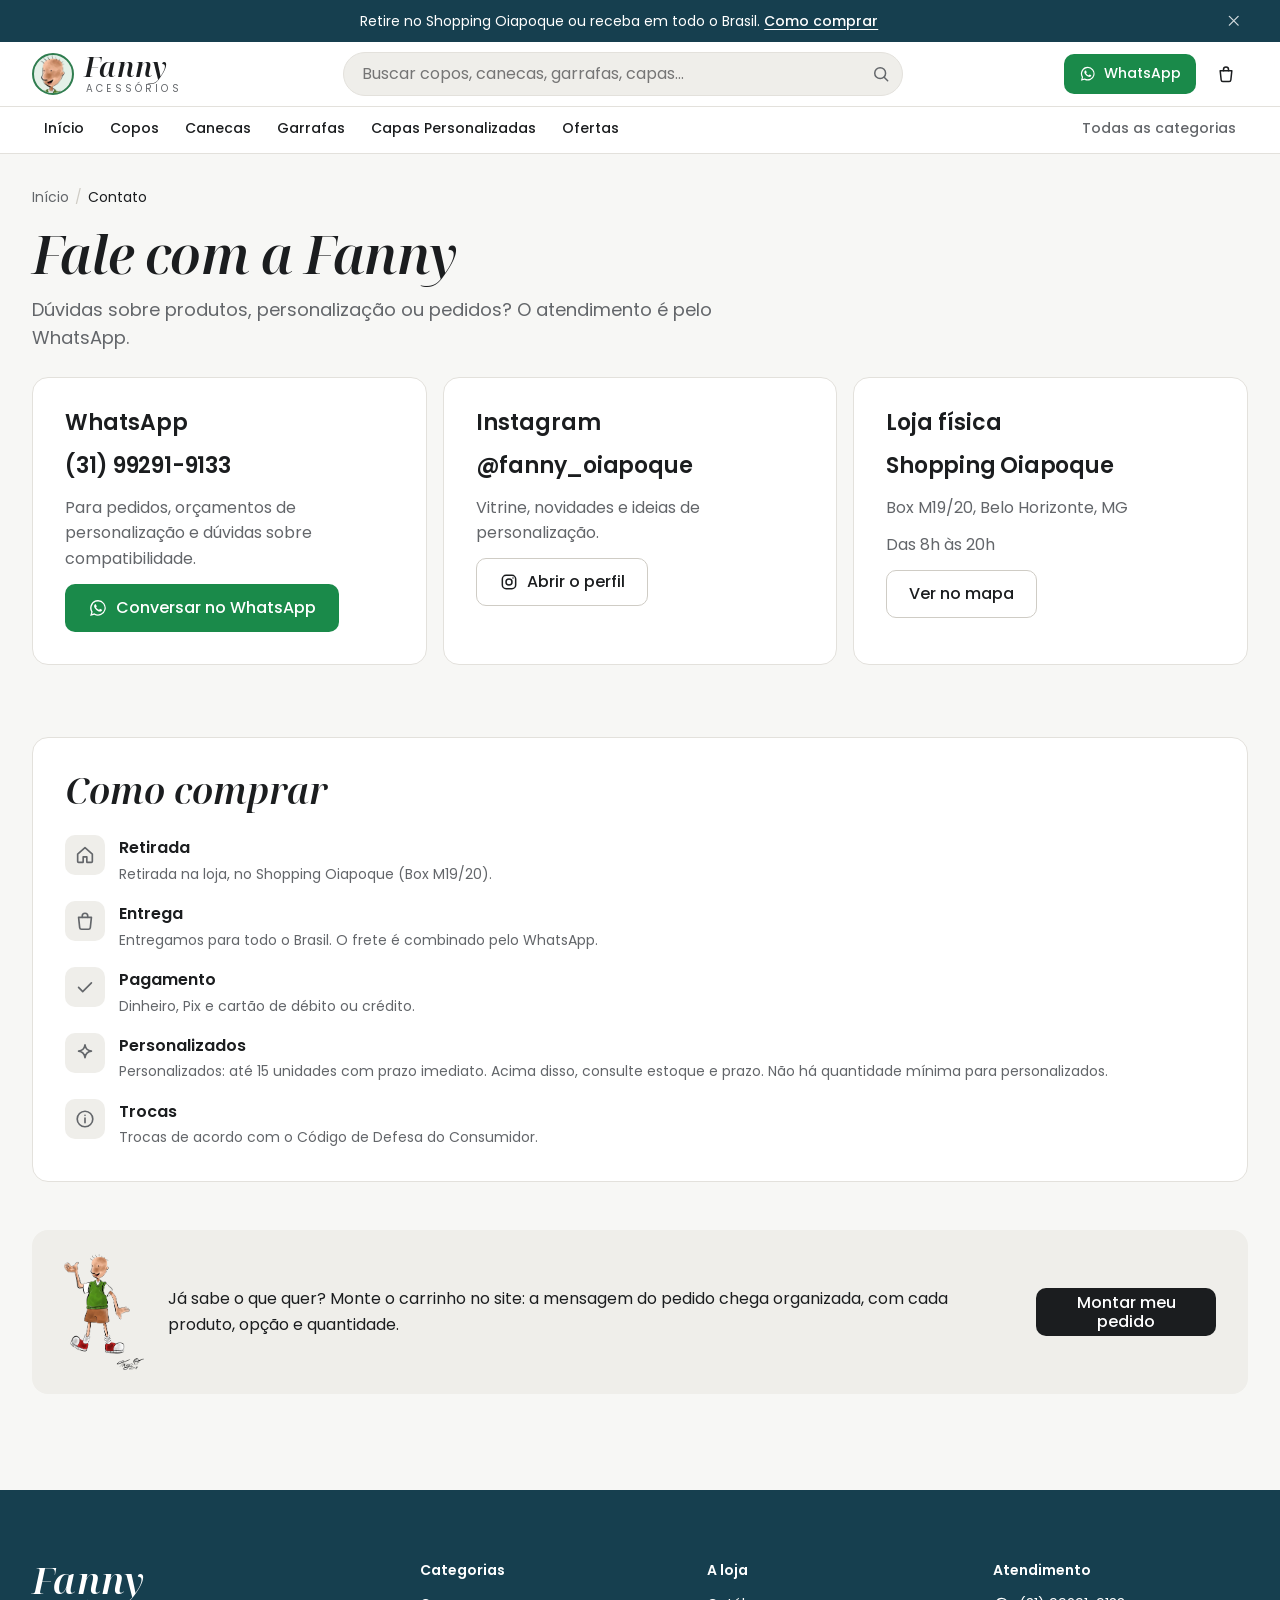
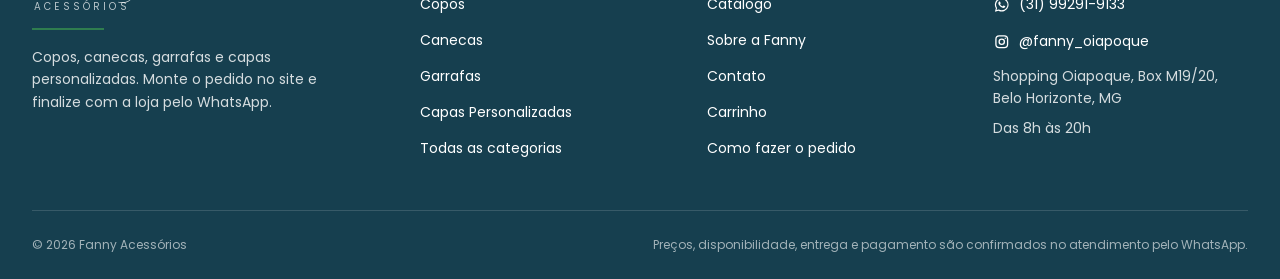
<file: contato/index.html>
<!doctype html>
<html lang="pt-BR">
<head>
<meta charset="utf-8">
<meta name="viewport" content="width=device-width, initial-scale=1, viewport-fit=cover">
<title>Contato | Fanny Acessórios</title>
<meta name="description" content="Fale com a Fanny Acessórios pelo WhatsApp (31) 99291-9133. Loja no Shopping Oiapoque, Box M19/20, Belo Horizonte, MG. Entregamos para todo o Brasil.">
<meta name="theme-color" content="#1E5468">
<link rel="canonical" href="https://fannypersonalizados.com.br/contato/">
<meta property="og:type" content="website">
<meta property="og:locale" content="pt_BR">
<meta property="og:site_name" content="Fanny Acessórios">
<meta property="og:title" content="Contato | Fanny Acessórios">
<meta property="og:description" content="Fale com a Fanny Acessórios pelo WhatsApp (31) 99291-9133. Loja no Shopping Oiapoque, Box M19/20, Belo Horizonte, MG. Entregamos para todo o Brasil.">
<meta property="og:image" content="https://fannypersonalizados.com.br/assets/img/brand/og-image.jpg">
<meta property="og:url" content="https://fannypersonalizados.com.br/contato/">
<meta name="twitter:card" content="summary_large_image">
<link rel="icon" href="../favicon.svg" type="image/svg+xml">
<link rel="apple-touch-icon" href="../assets/img/brand/apple-touch-icon.png">
<link rel="preload" href="../assets/fonts/poppins-latin-400-normal.woff2" as="font" type="font/woff2" crossorigin>
<link rel="preload" href="../assets/fonts/noto-serif-display-latin-600-italic.woff2" as="font" type="font/woff2" crossorigin>
<link rel="stylesheet" href="../assets/css/fonts.css">
<link rel="stylesheet" href="../assets/css/tokens.css">
<link rel="stylesheet" href="../assets/css/base.css">
<link rel="stylesheet" href="../assets/css/layout.css">
<link rel="stylesheet" href="../assets/css/components.css">
<link rel="stylesheet" href="../assets/css/catalog.css">
<link rel="stylesheet" href="../assets/css/cart.css">
<link rel="stylesheet" href="../assets/css/responsive.css">
<script type="module" src="../assets/js/main.js"></script>

</head>
<body data-page="contact">
<a class="skip" href="#conteudo">Pular para o conteúdo</a>
<div class="announce"><div class="container"><p>Retire no Shopping Oiapoque ou receba em todo o Brasil. <a href="../contato/#como-comprar">Como comprar</a></p><button type="button" data-announcement-close aria-label="Fechar aviso"><svg class="icon" viewBox="0 0 24 24" width="24" height="24" aria-hidden="true" focusable="false" fill="none" stroke="currentColor" stroke-width="1.8" stroke-linecap="round" stroke-linejoin="round"><path d="M6 6l12 12M18 6 6 18"/></svg></button></div></div>
<header class="site-header">
  <div class="container header__row">
    <button type="button" class="icon-btn header__menu" data-nav-toggle aria-controls="mobile-nav" aria-expanded="false" aria-label="Abrir menu"><svg class="icon" viewBox="0 0 24 24" width="24" height="24" aria-hidden="true" focusable="false" fill="none" stroke="currentColor" stroke-width="1.8" stroke-linecap="round" stroke-linejoin="round"><path d="M4 7h16M4 12h16M4 17h16"/></svg></button>
    <a class="brand" href="../" aria-label="Fanny Acessórios, página inicial"><picture><source srcset="../assets/img/brand/fanny-avatar.webp" type="image/webp"><img class="brand__avatar" src="../assets/img/brand/fanny-avatar.png" alt="" width="42" height="42"></picture><span class="brand__text"><span class="brand__word">Fanny</span><span class="brand__sub">acessórios</span></span></a>
    <form class="search" role="search" action="../busca/" data-search-form>
      <label class="sr-only" for="q-top">Buscar produtos</label>
      <input id="q-top" type="search" name="q" placeholder="Buscar copos, canecas, garrafas, capas…" autocomplete="off" role="combobox" aria-autocomplete="list" aria-controls="suggest-top" aria-expanded="false">
      <button class="search__btn" type="submit" aria-label="Buscar"><svg class="icon" viewBox="0 0 24 24" width="24" height="24" aria-hidden="true" focusable="false" fill="none" stroke="currentColor" stroke-width="1.8" stroke-linecap="round" stroke-linejoin="round"><circle cx="11" cy="11" r="6.5"/><path d="m20 20-4.2-4.2"/></svg></button>
      <ul class="suggest" id="suggest-top" role="listbox" aria-label="Sugestões" data-suggest hidden></ul>
    </form>
    <div class="header__actions">
      <a class="icon-btn header__search-link" href="../busca/" aria-label="Buscar produtos"><svg class="icon" viewBox="0 0 24 24" width="24" height="24" aria-hidden="true" focusable="false" fill="none" stroke="currentColor" stroke-width="1.8" stroke-linecap="round" stroke-linejoin="round"><circle cx="11" cy="11" r="6.5"/><path d="m20 20-4.2-4.2"/></svg></a>
      <a class="btn btn--wa btn--sm header__wa" href="https://wa.me/5531992919133?text=Ol%C3%A1%2C%20Fanny!%20Vim%20pelo%20site%20e%20gostaria%20de%20mais%20informa%C3%A7%C3%B5es." target="_blank" rel="noopener"><svg class="icon" viewBox="0 0 24 24" width="24" height="24" aria-hidden="true" focusable="false" fill="currentColor"><path d="M12.04 2.5a9.4 9.4 0 0 0-8.1 14.2L2.6 21.5l4.9-1.3a9.4 9.4 0 1 0 4.54-17.7zm0 17.2a7.8 7.8 0 0 1-3.98-1.09l-.29-.17-2.9.76.78-2.83-.19-.3a7.8 7.8 0 1 1 6.58 3.63zm4.28-5.84c-.23-.12-1.38-.68-1.6-.76-.21-.08-.37-.12-.53.12-.15.23-.6.76-.74.92-.14.15-.27.17-.5.06a6.4 6.4 0 0 1-1.88-1.16 7.1 7.1 0 0 1-1.3-1.62c-.14-.23 0-.36.1-.47.11-.11.24-.27.35-.41.12-.14.16-.23.24-.39.08-.15.04-.29-.02-.4-.06-.12-.53-1.27-.72-1.74-.19-.46-.38-.39-.53-.4h-.45a.86.86 0 0 0-.62.29 2.6 2.6 0 0 0-.82 1.95 4.5 4.5 0 0 0 .95 2.4 10.4 10.4 0 0 0 3.97 3.5c.55.24.99.38 1.32.49.56.18 1.06.15 1.46.09.45-.07 1.38-.56 1.57-1.1.2-.55.2-1.01.14-1.11-.06-.1-.21-.16-.44-.27z"/></svg><span>WhatsApp</span></a>
      <a class="icon-btn cart-btn" href="../carrinho/" data-open-cart data-cart-label aria-label="Carrinho"><svg class="icon" viewBox="0 0 24 24" width="24" height="24" aria-hidden="true" focusable="false" fill="none" stroke="currentColor" stroke-width="1.8" stroke-linecap="round" stroke-linejoin="round"><path d="M5 8h14l-1.2 11.2a2 2 0 0 1-2 1.8H8.2a2 2 0 0 1-2-1.8L5 8z"/><path d="M9 8V6.5a3 3 0 0 1 6 0V8"/></svg><span class="count" data-cart-count hidden>0</span></a>
    </div>
  </div>
  <nav class="mainnav" aria-label="Categorias">
    <ul class="container mainnav__list">
      <li><a href="../">Início</a></li>
      <li><a href="../categorias/copos/">Copos</a></li>
      <li><a href="../categorias/canecas/">Canecas</a></li>
      <li><a href="../categorias/garrafas/">Garrafas</a></li>
      <li><a href="../categorias/capas-personalizadas/">Capas Personalizadas</a></li>
      
      <li><a href="../ofertas/">Ofertas</a></li>
      <li class="mainnav__all"><a href="../categorias/">Todas as categorias</a></li>
    </ul>
  </nav>
</header>
<div class="mobile-nav" id="mobile-nav" hidden>
  <div class="mobile-nav__scrim" data-nav-close></div>
  <nav class="mobile-nav__panel" aria-label="Menu">
    <div class="mobile-nav__head"><span class="brand__word">Fanny</span><button type="button" class="icon-btn" data-nav-close aria-label="Fechar menu"><svg class="icon" viewBox="0 0 24 24" width="24" height="24" aria-hidden="true" focusable="false" fill="none" stroke="currentColor" stroke-width="1.8" stroke-linecap="round" stroke-linejoin="round"><path d="M6 6l12 12M18 6 6 18"/></svg></button></div>
    <div class="mobile-nav__body">
      <ul>
        <li><a href="../"><span class="mega__icon"><svg class="icon" viewBox="0 0 24 24" width="24" height="24" aria-hidden="true" focusable="false" fill="none" stroke="currentColor" stroke-width="1.8" stroke-linecap="round" stroke-linejoin="round"><path d="M4 11 12 4l8 7v8a1 1 0 0 1-1 1h-5v-6h-4v6H5a1 1 0 0 1-1-1z"/></svg></span>Início</a></li>
        <li><a href="../catalogo/"><span class="mega__icon"><svg class="icon" viewBox="0 0 24 24" width="24" height="24" aria-hidden="true" focusable="false" fill="none" stroke="currentColor" stroke-width="1.8" stroke-linecap="round" stroke-linejoin="round"><rect x="4" y="4" width="7" height="7" rx="1.5"/><rect x="13" y="4" width="7" height="7" rx="1.5"/><rect x="4" y="13" width="7" height="7" rx="1.5"/><rect x="13" y="13" width="7" height="7" rx="1.5"/></svg></span>Catálogo completo</a></li>
        <li><a href="../busca/"><span class="mega__icon"><svg class="icon" viewBox="0 0 24 24" width="24" height="24" aria-hidden="true" focusable="false" fill="none" stroke="currentColor" stroke-width="1.8" stroke-linecap="round" stroke-linejoin="round"><circle cx="11" cy="11" r="6.5"/><path d="m20 20-4.2-4.2"/></svg></span>Buscar produtos</a></li>
      </ul>
      <h2>Categorias</h2>
      <ul>
        <li><a href="../categorias/copos/"><span class="mega__icon"><svg class="icon" viewBox="0 0 24 24" width="24" height="24" aria-hidden="true" focusable="false"><use href="../assets/icons/categorias.svg#i-cup" width="24" height="24"/></svg></span>Copos</a></li>
        <li><a href="../categorias/canecas/"><span class="mega__icon"><svg class="icon" viewBox="0 0 24 24" width="24" height="24" aria-hidden="true" focusable="false"><use href="../assets/icons/categorias.svg#i-mug" width="24" height="24"/></svg></span>Canecas</a></li>
        <li><a href="../categorias/garrafas/"><span class="mega__icon"><svg class="icon" viewBox="0 0 24 24" width="24" height="24" aria-hidden="true" focusable="false"><use href="../assets/icons/categorias.svg#i-bottle" width="24" height="24"/></svg></span>Garrafas</a></li>
        <li><a href="../categorias/capas-personalizadas/"><span class="mega__icon"><svg class="icon" viewBox="0 0 24 24" width="24" height="24" aria-hidden="true" focusable="false"><use href="../assets/icons/categorias.svg#i-phone" width="24" height="24"/></svg></span>Capas Personalizadas</a></li>
        <li><a href="../ofertas/"><span class="mega__icon"><svg class="icon" viewBox="0 0 24 24" width="24" height="24" aria-hidden="true" focusable="false" fill="none" stroke="currentColor" stroke-width="1.8" stroke-linecap="round" stroke-linejoin="round"><path d="M12 3c.6 4.6 2.4 6.4 7 7-4.6.6-6.4 2.4-7 7-.6-4.6-2.4-6.4-7-7 4.6-.6 6.4-2.4 7-7z"/></svg></span>Ofertas</a></li>
      </ul>
      <h2>A loja</h2>
      <ul>
        <li><a href="../sobre/"><span class="mega__icon"><svg class="icon" viewBox="0 0 24 24" width="24" height="24" aria-hidden="true" focusable="false" fill="none" stroke="currentColor" stroke-width="1.8" stroke-linecap="round" stroke-linejoin="round"><circle cx="12" cy="12" r="8.5"/><path d="M12 11v5M12 8h.01"/></svg></span>Sobre a Fanny</a></li>
        <li><a href="../contato/"><span class="mega__icon"><svg class="icon" viewBox="0 0 24 24" width="24" height="24" aria-hidden="true" focusable="false" fill="currentColor"><path d="M12.04 2.5a9.4 9.4 0 0 0-8.1 14.2L2.6 21.5l4.9-1.3a9.4 9.4 0 1 0 4.54-17.7zm0 17.2a7.8 7.8 0 0 1-3.98-1.09l-.29-.17-2.9.76.78-2.83-.19-.3a7.8 7.8 0 1 1 6.58 3.63zm4.28-5.84c-.23-.12-1.38-.68-1.6-.76-.21-.08-.37-.12-.53.12-.15.23-.6.76-.74.92-.14.15-.27.17-.5.06a6.4 6.4 0 0 1-1.88-1.16 7.1 7.1 0 0 1-1.3-1.62c-.14-.23 0-.36.1-.47.11-.11.24-.27.35-.41.12-.14.16-.23.24-.39.08-.15.04-.29-.02-.4-.06-.12-.53-1.27-.72-1.74-.19-.46-.38-.39-.53-.4h-.45a.86.86 0 0 0-.62.29 2.6 2.6 0 0 0-.82 1.95 4.5 4.5 0 0 0 .95 2.4 10.4 10.4 0 0 0 3.97 3.5c.55.24.99.38 1.32.49.56.18 1.06.15 1.46.09.45-.07 1.38-.56 1.57-1.1.2-.55.2-1.01.14-1.11-.06-.1-.21-.16-.44-.27z"/></svg></span>Contato</a></li>
        <li><a href="https://www.instagram.com/fanny_oiapoque/" target="_blank" rel="noopener"><span class="mega__icon"><svg class="icon" viewBox="0 0 24 24" width="24" height="24" aria-hidden="true" focusable="false" fill="none" stroke="currentColor" stroke-width="1.8" stroke-linecap="round" stroke-linejoin="round"><rect x="4" y="4" width="16" height="16" rx="4.5"/><circle cx="12" cy="12" r="3.6"/><path d="M16.8 7.2h.01"/></svg></span>@fanny_oiapoque</a></li>
      </ul>
    </div>
  </nav>
</div>
<main id="conteudo">
<div class="container">
  <header class="page-head">
    <nav class="crumbs" aria-label="Você está em"><ol><li><a href="../">Início</a></li><li aria-current="page">Contato</li></ol></nav>
    <h1>Fale com a Fanny</h1>
    <p>Dúvidas sobre produtos, personalização ou pedidos? O atendimento é pelo WhatsApp.</p>
  </header>
  <div class="contact-grid">
    <section class="contact-card" aria-labelledby="ct-wa">
      <h2 id="ct-wa">WhatsApp</h2>
      <p class="contact-card__big">(31) 99291-9133</p>
      <p>Para pedidos, orçamentos de personalização e dúvidas sobre compatibilidade.</p>
      <a class="btn btn--wa" href="https://wa.me/5531992919133?text=Ol%C3%A1%2C%20Fanny!%20Vim%20pelo%20site%20e%20gostaria%20de%20mais%20informa%C3%A7%C3%B5es." target="_blank" rel="noopener"><svg class="icon" viewBox="0 0 24 24" width="24" height="24" aria-hidden="true" focusable="false" fill="currentColor"><path d="M12.04 2.5a9.4 9.4 0 0 0-8.1 14.2L2.6 21.5l4.9-1.3a9.4 9.4 0 1 0 4.54-17.7zm0 17.2a7.8 7.8 0 0 1-3.98-1.09l-.29-.17-2.9.76.78-2.83-.19-.3a7.8 7.8 0 1 1 6.58 3.63zm4.28-5.84c-.23-.12-1.38-.68-1.6-.76-.21-.08-.37-.12-.53.12-.15.23-.6.76-.74.92-.14.15-.27.17-.5.06a6.4 6.4 0 0 1-1.88-1.16 7.1 7.1 0 0 1-1.3-1.62c-.14-.23 0-.36.1-.47.11-.11.24-.27.35-.41.12-.14.16-.23.24-.39.08-.15.04-.29-.02-.4-.06-.12-.53-1.27-.72-1.74-.19-.46-.38-.39-.53-.4h-.45a.86.86 0 0 0-.62.29 2.6 2.6 0 0 0-.82 1.95 4.5 4.5 0 0 0 .95 2.4 10.4 10.4 0 0 0 3.97 3.5c.55.24.99.38 1.32.49.56.18 1.06.15 1.46.09.45-.07 1.38-.56 1.57-1.1.2-.55.2-1.01.14-1.11-.06-.1-.21-.16-.44-.27z"/></svg><span>Conversar no WhatsApp</span></a>
    </section>
    <section class="contact-card" aria-labelledby="ct-ig">
      <h2 id="ct-ig">Instagram</h2>
      <p class="contact-card__big">@fanny_oiapoque</p>
      <p>Vitrine, novidades e ideias de personalização.</p>
      <a class="btn btn--ghost" href="https://www.instagram.com/fanny_oiapoque/" target="_blank" rel="noopener"><svg class="icon" viewBox="0 0 24 24" width="24" height="24" aria-hidden="true" focusable="false" fill="none" stroke="currentColor" stroke-width="1.8" stroke-linecap="round" stroke-linejoin="round"><rect x="4" y="4" width="16" height="16" rx="4.5"/><circle cx="12" cy="12" r="3.6"/><path d="M16.8 7.2h.01"/></svg><span>Abrir o perfil</span></a>
    </section>
    <section class="contact-card" aria-labelledby="ct-loja"><h2 id="ct-loja">Loja física</h2><p class="contact-card__big">Shopping Oiapoque</p><p>Box M19/20, Belo Horizonte, MG</p><p>Das 8h às 20h</p><a class="btn btn--ghost" href="https://www.google.com/maps/search/?api=1&query=Shopping%20Oiapoque%2C%20Belo%20Horizonte%2C%20MG" target="_blank" rel="noopener">Ver no mapa</a></section>
  </div>
  <section class="how" id="como-comprar" aria-labelledby="cc-title">
    <h2 id="cc-title">Como comprar</h2>
    <ul class="values">
      <li><span class="mega__icon"><svg class="icon" viewBox="0 0 24 24" width="24" height="24" aria-hidden="true" focusable="false" fill="none" stroke="currentColor" stroke-width="1.8" stroke-linecap="round" stroke-linejoin="round"><path d="M4 11 12 4l8 7v8a1 1 0 0 1-1 1h-5v-6h-4v6H5a1 1 0 0 1-1-1z"/></svg></span><strong>Retirada</strong><span>Retirada na loja, no Shopping Oiapoque (Box M19/20).</span></li>
      <li><span class="mega__icon"><svg class="icon" viewBox="0 0 24 24" width="24" height="24" aria-hidden="true" focusable="false" fill="none" stroke="currentColor" stroke-width="1.8" stroke-linecap="round" stroke-linejoin="round"><path d="M5 8h14l-1.2 11.2a2 2 0 0 1-2 1.8H8.2a2 2 0 0 1-2-1.8L5 8z"/><path d="M9 8V6.5a3 3 0 0 1 6 0V8"/></svg></span><strong>Entrega</strong><span>Entregamos para todo o Brasil. O frete é combinado pelo WhatsApp.</span></li>
      <li><span class="mega__icon"><svg class="icon" viewBox="0 0 24 24" width="24" height="24" aria-hidden="true" focusable="false" fill="none" stroke="currentColor" stroke-width="1.8" stroke-linecap="round" stroke-linejoin="round"><path d="m5 12.5 4.5 4.5L19 7.5"/></svg></span><strong>Pagamento</strong><span>Dinheiro, Pix e cartão de débito ou crédito.</span></li>
      <li><span class="mega__icon"><svg class="icon" viewBox="0 0 24 24" width="24" height="24" aria-hidden="true" focusable="false" fill="none" stroke="currentColor" stroke-width="1.8" stroke-linecap="round" stroke-linejoin="round"><path d="M12 3c.6 4.6 2.4 6.4 7 7-4.6.6-6.4 2.4-7 7-.6-4.6-2.4-6.4-7-7 4.6-.6 6.4-2.4 7-7z"/></svg></span><strong>Personalizados</strong><span>Personalizados: até 15 unidades com prazo imediato. Acima disso, consulte estoque e prazo. Não há quantidade mínima para personalizados.</span></li>
      <li><span class="mega__icon"><svg class="icon" viewBox="0 0 24 24" width="24" height="24" aria-hidden="true" focusable="false" fill="none" stroke="currentColor" stroke-width="1.8" stroke-linecap="round" stroke-linejoin="round"><circle cx="12" cy="12" r="8.5"/><path d="M12 11v5M12 8h.01"/></svg></span><strong>Trocas</strong><span>Trocas de acordo com o Código de Defesa do Consumidor.</span></li>
    </ul>
  </section>
  <div class="contact-aside">
    <picture><source srcset="../assets/img/brand/fanny-char.webp" type="image/webp"><img class="" src="../assets/img/brand/fanny-char.png" alt="" width="96" height="140" loading="lazy" decoding="async"></picture>
    <p>Já sabe o que quer? Monte o carrinho no site: a mensagem do pedido chega organizada, com cada produto, opção e quantidade.</p>
    <a class="btn btn--primary" href="../catalogo/">Montar meu pedido</a>
  </div>
</div>
</main>
<footer class="site-footer">
  <div class="container">
    <div class="footer__grid">
      <div class="footer__brand">
        <span class="brand__text"><span class="brand__word">Fanny</span><span class="brand__sub">acessórios</span></span>
        <span class="footer__rule"></span>
        <p>Copos, canecas, garrafas e capas personalizadas. Monte o pedido no site e finalize com a loja pelo WhatsApp.</p>
      </div>
      <div>
        <h2>Categorias</h2>
        <ul><li><a href="../categorias/copos/">Copos</a></li><li><a href="../categorias/canecas/">Canecas</a></li><li><a href="../categorias/garrafas/">Garrafas</a></li><li><a href="../categorias/capas-personalizadas/">Capas Personalizadas</a></li><li><a href="../categorias/">Todas as categorias</a></li></ul>
      </div>
      <div>
        <h2>A loja</h2>
        <ul>
          <li><a href="../catalogo/">Catálogo</a></li>
          <li><a href="../sobre/">Sobre a Fanny</a></li>
          <li><a href="../contato/">Contato</a></li>
          <li><a href="../carrinho/">Carrinho</a></li>
          <li><a href="../carrinho/#como-funciona">Como fazer o pedido</a></li>
        </ul>
      </div>
      <div>
        <h2>Atendimento</h2>
        <ul>
          <li><a href="https://wa.me/5531992919133?text=Ol%C3%A1%2C%20Fanny!%20Vim%20pelo%20site%20e%20gostaria%20de%20mais%20informa%C3%A7%C3%B5es." target="_blank" rel="noopener"><svg class="icon" viewBox="0 0 24 24" width="24" height="24" aria-hidden="true" focusable="false" fill="currentColor"><path d="M12.04 2.5a9.4 9.4 0 0 0-8.1 14.2L2.6 21.5l4.9-1.3a9.4 9.4 0 1 0 4.54-17.7zm0 17.2a7.8 7.8 0 0 1-3.98-1.09l-.29-.17-2.9.76.78-2.83-.19-.3a7.8 7.8 0 1 1 6.58 3.63zm4.28-5.84c-.23-.12-1.38-.68-1.6-.76-.21-.08-.37-.12-.53.12-.15.23-.6.76-.74.92-.14.15-.27.17-.5.06a6.4 6.4 0 0 1-1.88-1.16 7.1 7.1 0 0 1-1.3-1.62c-.14-.23 0-.36.1-.47.11-.11.24-.27.35-.41.12-.14.16-.23.24-.39.08-.15.04-.29-.02-.4-.06-.12-.53-1.27-.72-1.74-.19-.46-.38-.39-.53-.4h-.45a.86.86 0 0 0-.62.29 2.6 2.6 0 0 0-.82 1.95 4.5 4.5 0 0 0 .95 2.4 10.4 10.4 0 0 0 3.97 3.5c.55.24.99.38 1.32.49.56.18 1.06.15 1.46.09.45-.07 1.38-.56 1.57-1.1.2-.55.2-1.01.14-1.11-.06-.1-.21-.16-.44-.27z"/></svg>(31) 99291-9133</a></li>
          <li><a href="https://www.instagram.com/fanny_oiapoque/" target="_blank" rel="noopener"><svg class="icon" viewBox="0 0 24 24" width="24" height="24" aria-hidden="true" focusable="false" fill="none" stroke="currentColor" stroke-width="1.8" stroke-linecap="round" stroke-linejoin="round"><rect x="4" y="4" width="16" height="16" rx="4.5"/><circle cx="12" cy="12" r="3.6"/><path d="M16.8 7.2h.01"/></svg>@fanny_oiapoque</a></li>
          <li>Shopping Oiapoque, Box M19/20, Belo Horizonte, MG</li>
          <li>Das 8h às 20h</li>
        </ul>
      </div>
    </div>
    <div class="footer__bottom">
      <span>© 2026 Fanny Acessórios</span>
      <span>Preços, disponibilidade, entrega e pagamento são confirmados no atendimento pelo WhatsApp.</span>
    </div>
  </div>
</footer>
<nav class="tabbar" aria-label="Atalhos">
  <a href="../"><svg class="icon" viewBox="0 0 24 24" width="24" height="24" aria-hidden="true" focusable="false" fill="none" stroke="currentColor" stroke-width="1.8" stroke-linecap="round" stroke-linejoin="round"><path d="M4 11 12 4l8 7v8a1 1 0 0 1-1 1h-5v-6h-4v6H5a1 1 0 0 1-1-1z"/></svg><span>Início</span></a>
  <button type="button" data-nav-toggle aria-controls="mobile-nav" aria-expanded="false"><svg class="icon" viewBox="0 0 24 24" width="24" height="24" aria-hidden="true" focusable="false" fill="none" stroke="currentColor" stroke-width="1.8" stroke-linecap="round" stroke-linejoin="round"><rect x="4" y="4" width="7" height="7" rx="1.5"/><rect x="13" y="4" width="7" height="7" rx="1.5"/><rect x="4" y="13" width="7" height="7" rx="1.5"/><rect x="13" y="13" width="7" height="7" rx="1.5"/></svg><span>Categorias</span></button>
  <a href="../busca/"><svg class="icon" viewBox="0 0 24 24" width="24" height="24" aria-hidden="true" focusable="false" fill="none" stroke="currentColor" stroke-width="1.8" stroke-linecap="round" stroke-linejoin="round"><circle cx="11" cy="11" r="6.5"/><path d="m20 20-4.2-4.2"/></svg><span>Buscar</span></a>
  <a href="../carrinho/" data-open-cart data-cart-label><svg class="icon" viewBox="0 0 24 24" width="24" height="24" aria-hidden="true" focusable="false" fill="none" stroke="currentColor" stroke-width="1.8" stroke-linecap="round" stroke-linejoin="round"><path d="M5 8h14l-1.2 11.2a2 2 0 0 1-2 1.8H8.2a2 2 0 0 1-2-1.8L5 8z"/><path d="M9 8V6.5a3 3 0 0 1 6 0V8"/></svg><span>Carrinho</span><span class="count" data-cart-count hidden>0</span></a>
  <a class="tabbar__wa" href="https://wa.me/5531992919133?text=Ol%C3%A1%2C%20Fanny!%20Vim%20pelo%20site%20e%20gostaria%20de%20mais%20informa%C3%A7%C3%B5es." target="_blank" rel="noopener"><svg class="icon" viewBox="0 0 24 24" width="24" height="24" aria-hidden="true" focusable="false" fill="currentColor"><path d="M12.04 2.5a9.4 9.4 0 0 0-8.1 14.2L2.6 21.5l4.9-1.3a9.4 9.4 0 1 0 4.54-17.7zm0 17.2a7.8 7.8 0 0 1-3.98-1.09l-.29-.17-2.9.76.78-2.83-.19-.3a7.8 7.8 0 1 1 6.58 3.63zm4.28-5.84c-.23-.12-1.38-.68-1.6-.76-.21-.08-.37-.12-.53.12-.15.23-.6.76-.74.92-.14.15-.27.17-.5.06a6.4 6.4 0 0 1-1.88-1.16 7.1 7.1 0 0 1-1.3-1.62c-.14-.23 0-.36.1-.47.11-.11.24-.27.35-.41.12-.14.16-.23.24-.39.08-.15.04-.29-.02-.4-.06-.12-.53-1.27-.72-1.74-.19-.46-.38-.39-.53-.4h-.45a.86.86 0 0 0-.62.29 2.6 2.6 0 0 0-.82 1.95 4.5 4.5 0 0 0 .95 2.4 10.4 10.4 0 0 0 3.97 3.5c.55.24.99.38 1.32.49.56.18 1.06.15 1.46.09.45-.07 1.38-.56 1.57-1.1.2-.55.2-1.01.14-1.11-.06-.1-.21-.16-.44-.27z"/></svg><span>WhatsApp</span></a>
</nav>
</body>
</html>
</file>
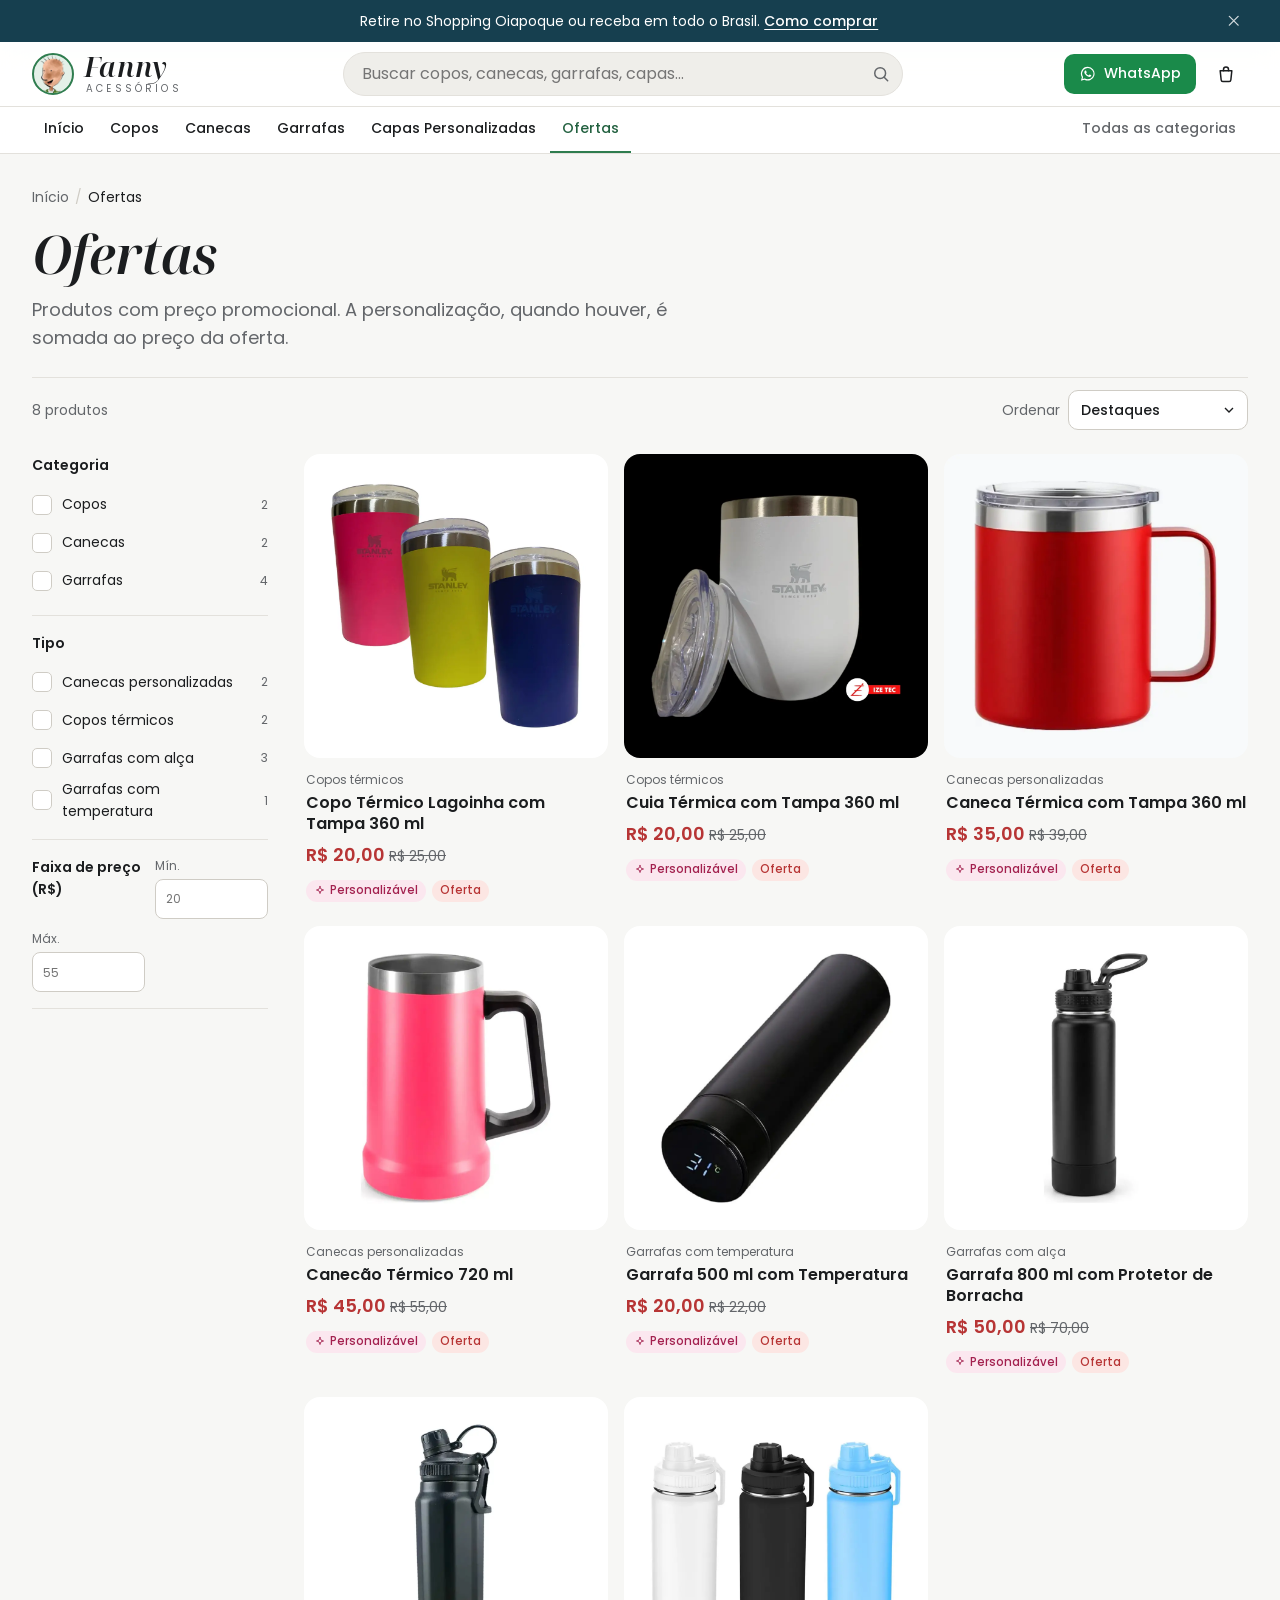
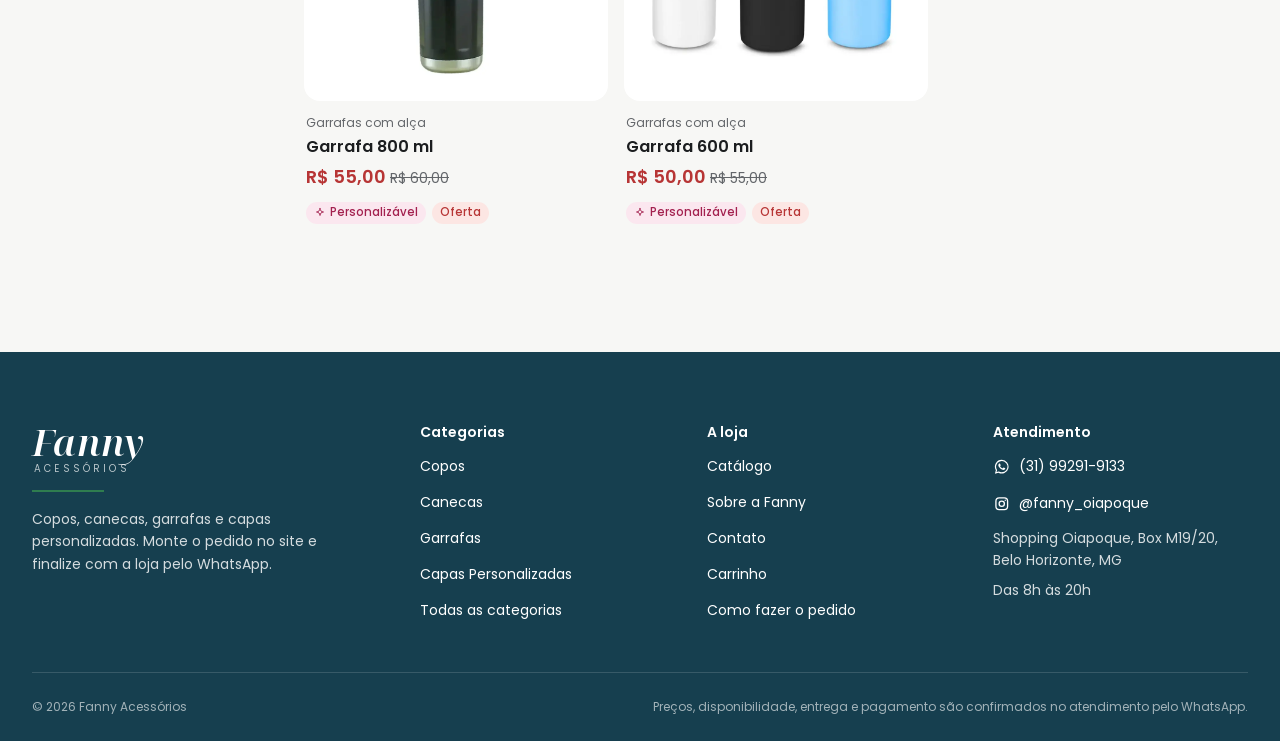
<file: ofertas/index.html>
<!doctype html>
<html lang="pt-BR">
<head>
<meta charset="utf-8">
<meta name="viewport" content="width=device-width, initial-scale=1, viewport-fit=cover">
<title>Ofertas | Fanny Acessórios</title>
<meta name="description" content="Copos, canecas e garrafas térmicas com preço promocional na Fanny Acessórios.">
<meta name="theme-color" content="#1E5468">
<link rel="canonical" href="https://fannypersonalizados.com.br/ofertas/">
<meta property="og:type" content="website">
<meta property="og:locale" content="pt_BR">
<meta property="og:site_name" content="Fanny Acessórios">
<meta property="og:title" content="Ofertas | Fanny Acessórios">
<meta property="og:description" content="Copos, canecas e garrafas térmicas com preço promocional na Fanny Acessórios.">
<meta property="og:image" content="https://fannypersonalizados.com.br/assets/img/brand/og-image.jpg">
<meta property="og:url" content="https://fannypersonalizados.com.br/ofertas/">
<meta name="twitter:card" content="summary_large_image">
<link rel="icon" href="../favicon.svg" type="image/svg+xml">
<link rel="apple-touch-icon" href="../assets/img/brand/apple-touch-icon.png">
<link rel="preload" href="../assets/fonts/poppins-latin-400-normal.woff2" as="font" type="font/woff2" crossorigin>
<link rel="preload" href="../assets/fonts/noto-serif-display-latin-600-italic.woff2" as="font" type="font/woff2" crossorigin>
<link rel="stylesheet" href="../assets/css/fonts.css">
<link rel="stylesheet" href="../assets/css/tokens.css">
<link rel="stylesheet" href="../assets/css/base.css">
<link rel="stylesheet" href="../assets/css/layout.css">
<link rel="stylesheet" href="../assets/css/components.css">
<link rel="stylesheet" href="../assets/css/catalog.css">
<link rel="stylesheet" href="../assets/css/cart.css">
<link rel="stylesheet" href="../assets/css/responsive.css">
<script type="module" src="../assets/js/main.js"></script>

</head>
<body data-page="catalog">
<a class="skip" href="#conteudo">Pular para o conteúdo</a>
<div class="announce"><div class="container"><p>Retire no Shopping Oiapoque ou receba em todo o Brasil. <a href="../contato/#como-comprar">Como comprar</a></p><button type="button" data-announcement-close aria-label="Fechar aviso"><svg class="icon" viewBox="0 0 24 24" width="24" height="24" aria-hidden="true" focusable="false" fill="none" stroke="currentColor" stroke-width="1.8" stroke-linecap="round" stroke-linejoin="round"><path d="M6 6l12 12M18 6 6 18"/></svg></button></div></div>
<header class="site-header">
  <div class="container header__row">
    <button type="button" class="icon-btn header__menu" data-nav-toggle aria-controls="mobile-nav" aria-expanded="false" aria-label="Abrir menu"><svg class="icon" viewBox="0 0 24 24" width="24" height="24" aria-hidden="true" focusable="false" fill="none" stroke="currentColor" stroke-width="1.8" stroke-linecap="round" stroke-linejoin="round"><path d="M4 7h16M4 12h16M4 17h16"/></svg></button>
    <a class="brand" href="../" aria-label="Fanny Acessórios, página inicial"><picture><source srcset="../assets/img/brand/fanny-avatar.webp" type="image/webp"><img class="brand__avatar" src="../assets/img/brand/fanny-avatar.png" alt="" width="42" height="42"></picture><span class="brand__text"><span class="brand__word">Fanny</span><span class="brand__sub">acessórios</span></span></a>
    <form class="search" role="search" action="../busca/" data-search-form>
      <label class="sr-only" for="q-top">Buscar produtos</label>
      <input id="q-top" type="search" name="q" placeholder="Buscar copos, canecas, garrafas, capas…" autocomplete="off" role="combobox" aria-autocomplete="list" aria-controls="suggest-top" aria-expanded="false">
      <button class="search__btn" type="submit" aria-label="Buscar"><svg class="icon" viewBox="0 0 24 24" width="24" height="24" aria-hidden="true" focusable="false" fill="none" stroke="currentColor" stroke-width="1.8" stroke-linecap="round" stroke-linejoin="round"><circle cx="11" cy="11" r="6.5"/><path d="m20 20-4.2-4.2"/></svg></button>
      <ul class="suggest" id="suggest-top" role="listbox" aria-label="Sugestões" data-suggest hidden></ul>
    </form>
    <div class="header__actions">
      <a class="icon-btn header__search-link" href="../busca/" aria-label="Buscar produtos"><svg class="icon" viewBox="0 0 24 24" width="24" height="24" aria-hidden="true" focusable="false" fill="none" stroke="currentColor" stroke-width="1.8" stroke-linecap="round" stroke-linejoin="round"><circle cx="11" cy="11" r="6.5"/><path d="m20 20-4.2-4.2"/></svg></a>
      <a class="btn btn--wa btn--sm header__wa" href="https://wa.me/5531992919133?text=Ol%C3%A1%2C%20Fanny!%20Vim%20pelo%20site%20e%20gostaria%20de%20mais%20informa%C3%A7%C3%B5es." target="_blank" rel="noopener"><svg class="icon" viewBox="0 0 24 24" width="24" height="24" aria-hidden="true" focusable="false" fill="currentColor"><path d="M12.04 2.5a9.4 9.4 0 0 0-8.1 14.2L2.6 21.5l4.9-1.3a9.4 9.4 0 1 0 4.54-17.7zm0 17.2a7.8 7.8 0 0 1-3.98-1.09l-.29-.17-2.9.76.78-2.83-.19-.3a7.8 7.8 0 1 1 6.58 3.63zm4.28-5.84c-.23-.12-1.38-.68-1.6-.76-.21-.08-.37-.12-.53.12-.15.23-.6.76-.74.92-.14.15-.27.17-.5.06a6.4 6.4 0 0 1-1.88-1.16 7.1 7.1 0 0 1-1.3-1.62c-.14-.23 0-.36.1-.47.11-.11.24-.27.35-.41.12-.14.16-.23.24-.39.08-.15.04-.29-.02-.4-.06-.12-.53-1.27-.72-1.74-.19-.46-.38-.39-.53-.4h-.45a.86.86 0 0 0-.62.29 2.6 2.6 0 0 0-.82 1.95 4.5 4.5 0 0 0 .95 2.4 10.4 10.4 0 0 0 3.97 3.5c.55.24.99.38 1.32.49.56.18 1.06.15 1.46.09.45-.07 1.38-.56 1.57-1.1.2-.55.2-1.01.14-1.11-.06-.1-.21-.16-.44-.27z"/></svg><span>WhatsApp</span></a>
      <a class="icon-btn cart-btn" href="../carrinho/" data-open-cart data-cart-label aria-label="Carrinho"><svg class="icon" viewBox="0 0 24 24" width="24" height="24" aria-hidden="true" focusable="false" fill="none" stroke="currentColor" stroke-width="1.8" stroke-linecap="round" stroke-linejoin="round"><path d="M5 8h14l-1.2 11.2a2 2 0 0 1-2 1.8H8.2a2 2 0 0 1-2-1.8L5 8z"/><path d="M9 8V6.5a3 3 0 0 1 6 0V8"/></svg><span class="count" data-cart-count hidden>0</span></a>
    </div>
  </div>
  <nav class="mainnav" aria-label="Categorias">
    <ul class="container mainnav__list">
      <li><a href="../">Início</a></li>
      <li><a href="../categorias/copos/">Copos</a></li>
      <li><a href="../categorias/canecas/">Canecas</a></li>
      <li><a href="../categorias/garrafas/">Garrafas</a></li>
      <li><a href="../categorias/capas-personalizadas/">Capas Personalizadas</a></li>
      
      <li><a href="../ofertas/" aria-current="page">Ofertas</a></li>
      <li class="mainnav__all"><a href="../categorias/">Todas as categorias</a></li>
    </ul>
  </nav>
</header>
<div class="mobile-nav" id="mobile-nav" hidden>
  <div class="mobile-nav__scrim" data-nav-close></div>
  <nav class="mobile-nav__panel" aria-label="Menu">
    <div class="mobile-nav__head"><span class="brand__word">Fanny</span><button type="button" class="icon-btn" data-nav-close aria-label="Fechar menu"><svg class="icon" viewBox="0 0 24 24" width="24" height="24" aria-hidden="true" focusable="false" fill="none" stroke="currentColor" stroke-width="1.8" stroke-linecap="round" stroke-linejoin="round"><path d="M6 6l12 12M18 6 6 18"/></svg></button></div>
    <div class="mobile-nav__body">
      <ul>
        <li><a href="../"><span class="mega__icon"><svg class="icon" viewBox="0 0 24 24" width="24" height="24" aria-hidden="true" focusable="false" fill="none" stroke="currentColor" stroke-width="1.8" stroke-linecap="round" stroke-linejoin="round"><path d="M4 11 12 4l8 7v8a1 1 0 0 1-1 1h-5v-6h-4v6H5a1 1 0 0 1-1-1z"/></svg></span>Início</a></li>
        <li><a href="../catalogo/"><span class="mega__icon"><svg class="icon" viewBox="0 0 24 24" width="24" height="24" aria-hidden="true" focusable="false" fill="none" stroke="currentColor" stroke-width="1.8" stroke-linecap="round" stroke-linejoin="round"><rect x="4" y="4" width="7" height="7" rx="1.5"/><rect x="13" y="4" width="7" height="7" rx="1.5"/><rect x="4" y="13" width="7" height="7" rx="1.5"/><rect x="13" y="13" width="7" height="7" rx="1.5"/></svg></span>Catálogo completo</a></li>
        <li><a href="../busca/"><span class="mega__icon"><svg class="icon" viewBox="0 0 24 24" width="24" height="24" aria-hidden="true" focusable="false" fill="none" stroke="currentColor" stroke-width="1.8" stroke-linecap="round" stroke-linejoin="round"><circle cx="11" cy="11" r="6.5"/><path d="m20 20-4.2-4.2"/></svg></span>Buscar produtos</a></li>
      </ul>
      <h2>Categorias</h2>
      <ul>
        <li><a href="../categorias/copos/"><span class="mega__icon"><svg class="icon" viewBox="0 0 24 24" width="24" height="24" aria-hidden="true" focusable="false"><use href="../assets/icons/categorias.svg#i-cup" width="24" height="24"/></svg></span>Copos</a></li>
        <li><a href="../categorias/canecas/"><span class="mega__icon"><svg class="icon" viewBox="0 0 24 24" width="24" height="24" aria-hidden="true" focusable="false"><use href="../assets/icons/categorias.svg#i-mug" width="24" height="24"/></svg></span>Canecas</a></li>
        <li><a href="../categorias/garrafas/"><span class="mega__icon"><svg class="icon" viewBox="0 0 24 24" width="24" height="24" aria-hidden="true" focusable="false"><use href="../assets/icons/categorias.svg#i-bottle" width="24" height="24"/></svg></span>Garrafas</a></li>
        <li><a href="../categorias/capas-personalizadas/"><span class="mega__icon"><svg class="icon" viewBox="0 0 24 24" width="24" height="24" aria-hidden="true" focusable="false"><use href="../assets/icons/categorias.svg#i-phone" width="24" height="24"/></svg></span>Capas Personalizadas</a></li>
        <li><a href="../ofertas/"><span class="mega__icon"><svg class="icon" viewBox="0 0 24 24" width="24" height="24" aria-hidden="true" focusable="false" fill="none" stroke="currentColor" stroke-width="1.8" stroke-linecap="round" stroke-linejoin="round"><path d="M12 3c.6 4.6 2.4 6.4 7 7-4.6.6-6.4 2.4-7 7-.6-4.6-2.4-6.4-7-7 4.6-.6 6.4-2.4 7-7z"/></svg></span>Ofertas</a></li>
      </ul>
      <h2>A loja</h2>
      <ul>
        <li><a href="../sobre/"><span class="mega__icon"><svg class="icon" viewBox="0 0 24 24" width="24" height="24" aria-hidden="true" focusable="false" fill="none" stroke="currentColor" stroke-width="1.8" stroke-linecap="round" stroke-linejoin="round"><circle cx="12" cy="12" r="8.5"/><path d="M12 11v5M12 8h.01"/></svg></span>Sobre a Fanny</a></li>
        <li><a href="../contato/"><span class="mega__icon"><svg class="icon" viewBox="0 0 24 24" width="24" height="24" aria-hidden="true" focusable="false" fill="currentColor"><path d="M12.04 2.5a9.4 9.4 0 0 0-8.1 14.2L2.6 21.5l4.9-1.3a9.4 9.4 0 1 0 4.54-17.7zm0 17.2a7.8 7.8 0 0 1-3.98-1.09l-.29-.17-2.9.76.78-2.83-.19-.3a7.8 7.8 0 1 1 6.58 3.63zm4.28-5.84c-.23-.12-1.38-.68-1.6-.76-.21-.08-.37-.12-.53.12-.15.23-.6.76-.74.92-.14.15-.27.17-.5.06a6.4 6.4 0 0 1-1.88-1.16 7.1 7.1 0 0 1-1.3-1.62c-.14-.23 0-.36.1-.47.11-.11.24-.27.35-.41.12-.14.16-.23.24-.39.08-.15.04-.29-.02-.4-.06-.12-.53-1.27-.72-1.74-.19-.46-.38-.39-.53-.4h-.45a.86.86 0 0 0-.62.29 2.6 2.6 0 0 0-.82 1.95 4.5 4.5 0 0 0 .95 2.4 10.4 10.4 0 0 0 3.97 3.5c.55.24.99.38 1.32.49.56.18 1.06.15 1.46.09.45-.07 1.38-.56 1.57-1.1.2-.55.2-1.01.14-1.11-.06-.1-.21-.16-.44-.27z"/></svg></span>Contato</a></li>
        <li><a href="https://www.instagram.com/fanny_oiapoque/" target="_blank" rel="noopener"><span class="mega__icon"><svg class="icon" viewBox="0 0 24 24" width="24" height="24" aria-hidden="true" focusable="false" fill="none" stroke="currentColor" stroke-width="1.8" stroke-linecap="round" stroke-linejoin="round"><rect x="4" y="4" width="16" height="16" rx="4.5"/><circle cx="12" cy="12" r="3.6"/><path d="M16.8 7.2h.01"/></svg></span>@fanny_oiapoque</a></li>
      </ul>
    </div>
  </nav>
</div>
<main id="conteudo">
<div class="container">
  <header class="page-head">
    <nav class="crumbs" aria-label="Você está em"><ol><li><a href="../">Início</a></li><li aria-current="page">Ofertas</li></ol></nav>
    <h1>Ofertas</h1>
    <p>Produtos com preço promocional. A personalização, quando houver, é somada ao preço da oferta.</p>
  </header>
  <section class="listing" data-listing data-scope="offers" aria-label="Ofertas"></section>
</div>
<p class="notice container" data-js-error hidden>Não foi possível carregar esta parte da página. Recarregue ou fale com a loja pelo WhatsApp.</p>
</main>
<footer class="site-footer">
  <div class="container">
    <div class="footer__grid">
      <div class="footer__brand">
        <span class="brand__text"><span class="brand__word">Fanny</span><span class="brand__sub">acessórios</span></span>
        <span class="footer__rule"></span>
        <p>Copos, canecas, garrafas e capas personalizadas. Monte o pedido no site e finalize com a loja pelo WhatsApp.</p>
      </div>
      <div>
        <h2>Categorias</h2>
        <ul><li><a href="../categorias/copos/">Copos</a></li><li><a href="../categorias/canecas/">Canecas</a></li><li><a href="../categorias/garrafas/">Garrafas</a></li><li><a href="../categorias/capas-personalizadas/">Capas Personalizadas</a></li><li><a href="../categorias/">Todas as categorias</a></li></ul>
      </div>
      <div>
        <h2>A loja</h2>
        <ul>
          <li><a href="../catalogo/">Catálogo</a></li>
          <li><a href="../sobre/">Sobre a Fanny</a></li>
          <li><a href="../contato/">Contato</a></li>
          <li><a href="../carrinho/">Carrinho</a></li>
          <li><a href="../carrinho/#como-funciona">Como fazer o pedido</a></li>
        </ul>
      </div>
      <div>
        <h2>Atendimento</h2>
        <ul>
          <li><a href="https://wa.me/5531992919133?text=Ol%C3%A1%2C%20Fanny!%20Vim%20pelo%20site%20e%20gostaria%20de%20mais%20informa%C3%A7%C3%B5es." target="_blank" rel="noopener"><svg class="icon" viewBox="0 0 24 24" width="24" height="24" aria-hidden="true" focusable="false" fill="currentColor"><path d="M12.04 2.5a9.4 9.4 0 0 0-8.1 14.2L2.6 21.5l4.9-1.3a9.4 9.4 0 1 0 4.54-17.7zm0 17.2a7.8 7.8 0 0 1-3.98-1.09l-.29-.17-2.9.76.78-2.83-.19-.3a7.8 7.8 0 1 1 6.58 3.63zm4.28-5.84c-.23-.12-1.38-.68-1.6-.76-.21-.08-.37-.12-.53.12-.15.23-.6.76-.74.92-.14.15-.27.17-.5.06a6.4 6.4 0 0 1-1.88-1.16 7.1 7.1 0 0 1-1.3-1.62c-.14-.23 0-.36.1-.47.11-.11.24-.27.35-.41.12-.14.16-.23.24-.39.08-.15.04-.29-.02-.4-.06-.12-.53-1.27-.72-1.74-.19-.46-.38-.39-.53-.4h-.45a.86.86 0 0 0-.62.29 2.6 2.6 0 0 0-.82 1.95 4.5 4.5 0 0 0 .95 2.4 10.4 10.4 0 0 0 3.97 3.5c.55.24.99.38 1.32.49.56.18 1.06.15 1.46.09.45-.07 1.38-.56 1.57-1.1.2-.55.2-1.01.14-1.11-.06-.1-.21-.16-.44-.27z"/></svg>(31) 99291-9133</a></li>
          <li><a href="https://www.instagram.com/fanny_oiapoque/" target="_blank" rel="noopener"><svg class="icon" viewBox="0 0 24 24" width="24" height="24" aria-hidden="true" focusable="false" fill="none" stroke="currentColor" stroke-width="1.8" stroke-linecap="round" stroke-linejoin="round"><rect x="4" y="4" width="16" height="16" rx="4.5"/><circle cx="12" cy="12" r="3.6"/><path d="M16.8 7.2h.01"/></svg>@fanny_oiapoque</a></li>
          <li>Shopping Oiapoque, Box M19/20, Belo Horizonte, MG</li>
          <li>Das 8h às 20h</li>
        </ul>
      </div>
    </div>
    <div class="footer__bottom">
      <span>© 2026 Fanny Acessórios</span>
      <span>Preços, disponibilidade, entrega e pagamento são confirmados no atendimento pelo WhatsApp.</span>
    </div>
  </div>
</footer>
<nav class="tabbar" aria-label="Atalhos">
  <a href="../"><svg class="icon" viewBox="0 0 24 24" width="24" height="24" aria-hidden="true" focusable="false" fill="none" stroke="currentColor" stroke-width="1.8" stroke-linecap="round" stroke-linejoin="round"><path d="M4 11 12 4l8 7v8a1 1 0 0 1-1 1h-5v-6h-4v6H5a1 1 0 0 1-1-1z"/></svg><span>Início</span></a>
  <button type="button" data-nav-toggle aria-controls="mobile-nav" aria-expanded="false"><svg class="icon" viewBox="0 0 24 24" width="24" height="24" aria-hidden="true" focusable="false" fill="none" stroke="currentColor" stroke-width="1.8" stroke-linecap="round" stroke-linejoin="round"><rect x="4" y="4" width="7" height="7" rx="1.5"/><rect x="13" y="4" width="7" height="7" rx="1.5"/><rect x="4" y="13" width="7" height="7" rx="1.5"/><rect x="13" y="13" width="7" height="7" rx="1.5"/></svg><span>Categorias</span></button>
  <a href="../busca/"><svg class="icon" viewBox="0 0 24 24" width="24" height="24" aria-hidden="true" focusable="false" fill="none" stroke="currentColor" stroke-width="1.8" stroke-linecap="round" stroke-linejoin="round"><circle cx="11" cy="11" r="6.5"/><path d="m20 20-4.2-4.2"/></svg><span>Buscar</span></a>
  <a href="../carrinho/" data-open-cart data-cart-label><svg class="icon" viewBox="0 0 24 24" width="24" height="24" aria-hidden="true" focusable="false" fill="none" stroke="currentColor" stroke-width="1.8" stroke-linecap="round" stroke-linejoin="round"><path d="M5 8h14l-1.2 11.2a2 2 0 0 1-2 1.8H8.2a2 2 0 0 1-2-1.8L5 8z"/><path d="M9 8V6.5a3 3 0 0 1 6 0V8"/></svg><span>Carrinho</span><span class="count" data-cart-count hidden>0</span></a>
  <a class="tabbar__wa" href="https://wa.me/5531992919133?text=Ol%C3%A1%2C%20Fanny!%20Vim%20pelo%20site%20e%20gostaria%20de%20mais%20informa%C3%A7%C3%B5es." target="_blank" rel="noopener"><svg class="icon" viewBox="0 0 24 24" width="24" height="24" aria-hidden="true" focusable="false" fill="currentColor"><path d="M12.04 2.5a9.4 9.4 0 0 0-8.1 14.2L2.6 21.5l4.9-1.3a9.4 9.4 0 1 0 4.54-17.7zm0 17.2a7.8 7.8 0 0 1-3.98-1.09l-.29-.17-2.9.76.78-2.83-.19-.3a7.8 7.8 0 1 1 6.58 3.63zm4.28-5.84c-.23-.12-1.38-.68-1.6-.76-.21-.08-.37-.12-.53.12-.15.23-.6.76-.74.92-.14.15-.27.17-.5.06a6.4 6.4 0 0 1-1.88-1.16 7.1 7.1 0 0 1-1.3-1.62c-.14-.23 0-.36.1-.47.11-.11.24-.27.35-.41.12-.14.16-.23.24-.39.08-.15.04-.29-.02-.4-.06-.12-.53-1.27-.72-1.74-.19-.46-.38-.39-.53-.4h-.45a.86.86 0 0 0-.62.29 2.6 2.6 0 0 0-.82 1.95 4.5 4.5 0 0 0 .95 2.4 10.4 10.4 0 0 0 3.97 3.5c.55.24.99.38 1.32.49.56.18 1.06.15 1.46.09.45-.07 1.38-.56 1.57-1.1.2-.55.2-1.01.14-1.11-.06-.1-.21-.16-.44-.27z"/></svg><span>WhatsApp</span></a>
</nav>
</body>
</html>
</file>
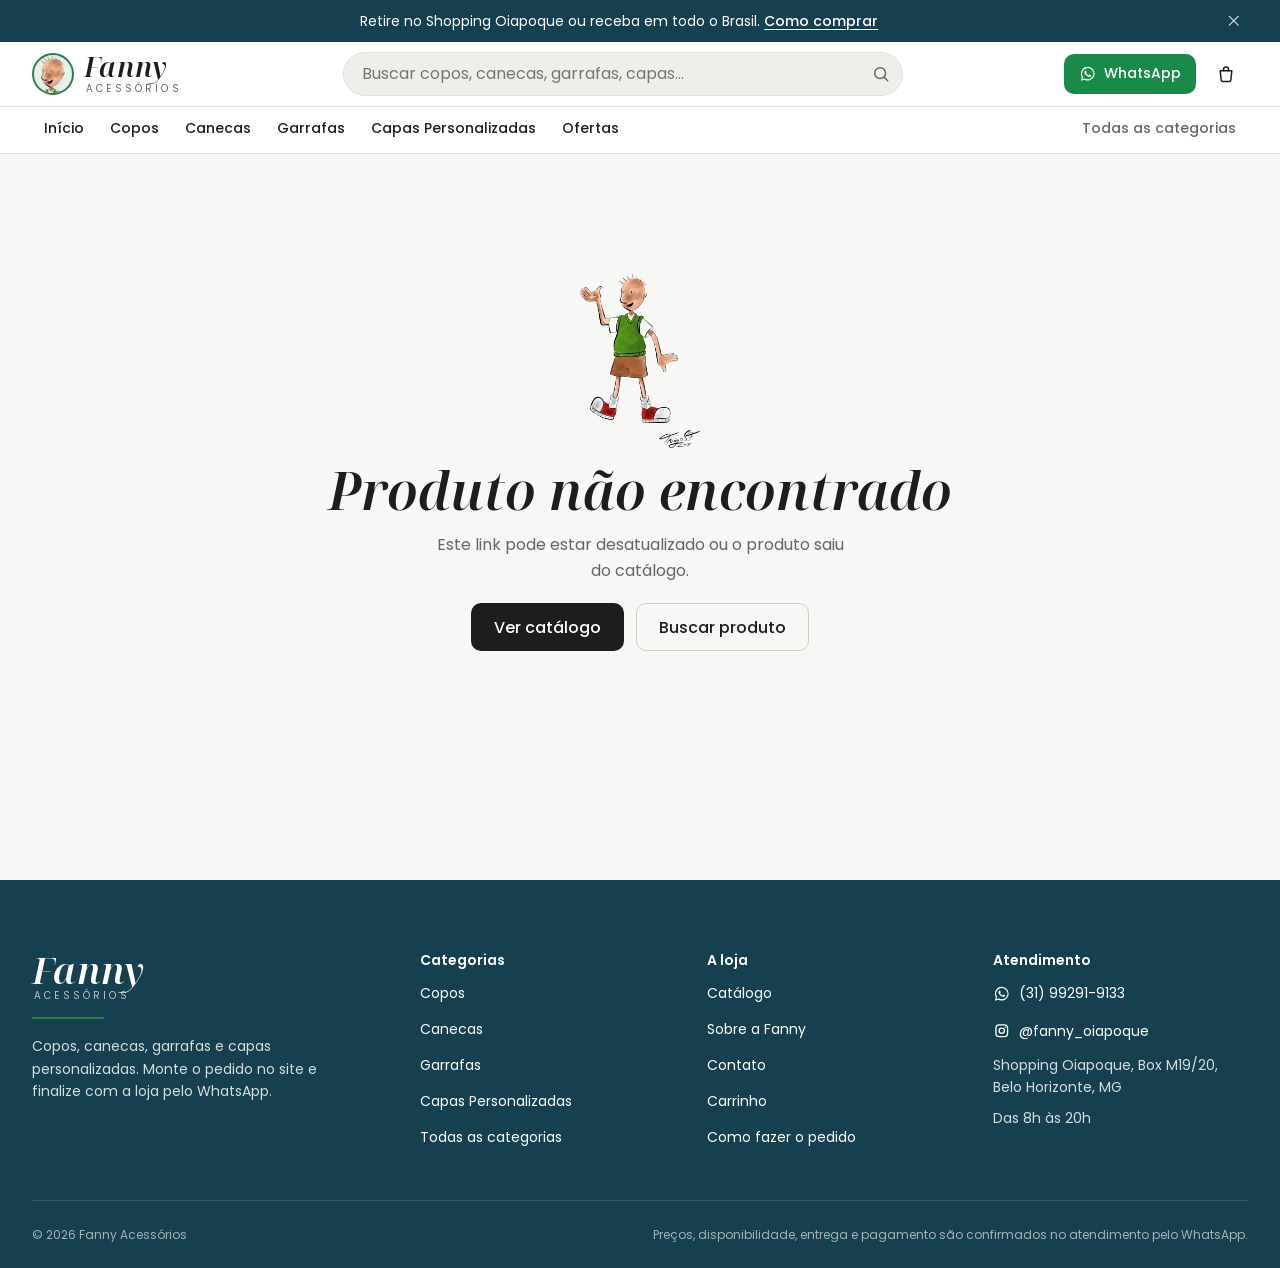
<file: produto/index.html>
<!doctype html>
<html lang="pt-BR">
<head>
<meta charset="utf-8">
<meta name="viewport" content="width=device-width, initial-scale=1, viewport-fit=cover">
<title>Produto | Fanny Acessórios</title>
<meta name="description" content="Escolha as opções do produto, adicione ao carrinho e envie o pedido para a Fanny pelo WhatsApp.">
<meta name="theme-color" content="#1E5468">
<link rel="canonical" href="https://fannypersonalizados.com.br/produto/">
<meta property="og:type" content="website">
<meta property="og:locale" content="pt_BR">
<meta property="og:site_name" content="Fanny Acessórios">
<meta property="og:title" content="Produto | Fanny Acessórios">
<meta property="og:description" content="Escolha as opções do produto, adicione ao carrinho e envie o pedido para a Fanny pelo WhatsApp.">
<meta property="og:image" content="https://fannypersonalizados.com.br/assets/img/brand/og-image.jpg">
<meta property="og:url" content="https://fannypersonalizados.com.br/produto/">
<meta name="twitter:card" content="summary_large_image">
<link rel="icon" href="../favicon.svg" type="image/svg+xml">
<link rel="apple-touch-icon" href="../assets/img/brand/apple-touch-icon.png">
<link rel="preload" href="../assets/fonts/poppins-latin-400-normal.woff2" as="font" type="font/woff2" crossorigin>
<link rel="preload" href="../assets/fonts/noto-serif-display-latin-600-italic.woff2" as="font" type="font/woff2" crossorigin>
<link rel="stylesheet" href="../assets/css/fonts.css">
<link rel="stylesheet" href="../assets/css/tokens.css">
<link rel="stylesheet" href="../assets/css/base.css">
<link rel="stylesheet" href="../assets/css/layout.css">
<link rel="stylesheet" href="../assets/css/components.css">
<link rel="stylesheet" href="../assets/css/catalog.css">
<link rel="stylesheet" href="../assets/css/cart.css">
<link rel="stylesheet" href="../assets/css/responsive.css">
<script type="module" src="../assets/js/main.js"></script>

</head>
<body data-page="product">
<a class="skip" href="#conteudo">Pular para o conteúdo</a>
<div class="announce"><div class="container"><p>Retire no Shopping Oiapoque ou receba em todo o Brasil. <a href="../contato/#como-comprar">Como comprar</a></p><button type="button" data-announcement-close aria-label="Fechar aviso"><svg class="icon" viewBox="0 0 24 24" width="24" height="24" aria-hidden="true" focusable="false" fill="none" stroke="currentColor" stroke-width="1.8" stroke-linecap="round" stroke-linejoin="round"><path d="M6 6l12 12M18 6 6 18"/></svg></button></div></div>
<header class="site-header">
  <div class="container header__row">
    <button type="button" class="icon-btn header__menu" data-nav-toggle aria-controls="mobile-nav" aria-expanded="false" aria-label="Abrir menu"><svg class="icon" viewBox="0 0 24 24" width="24" height="24" aria-hidden="true" focusable="false" fill="none" stroke="currentColor" stroke-width="1.8" stroke-linecap="round" stroke-linejoin="round"><path d="M4 7h16M4 12h16M4 17h16"/></svg></button>
    <a class="brand" href="../" aria-label="Fanny Acessórios, página inicial"><picture><source srcset="../assets/img/brand/fanny-avatar.webp" type="image/webp"><img class="brand__avatar" src="../assets/img/brand/fanny-avatar.png" alt="" width="42" height="42"></picture><span class="brand__text"><span class="brand__word">Fanny</span><span class="brand__sub">acessórios</span></span></a>
    <form class="search" role="search" action="../busca/" data-search-form>
      <label class="sr-only" for="q-top">Buscar produtos</label>
      <input id="q-top" type="search" name="q" placeholder="Buscar copos, canecas, garrafas, capas…" autocomplete="off" role="combobox" aria-autocomplete="list" aria-controls="suggest-top" aria-expanded="false">
      <button class="search__btn" type="submit" aria-label="Buscar"><svg class="icon" viewBox="0 0 24 24" width="24" height="24" aria-hidden="true" focusable="false" fill="none" stroke="currentColor" stroke-width="1.8" stroke-linecap="round" stroke-linejoin="round"><circle cx="11" cy="11" r="6.5"/><path d="m20 20-4.2-4.2"/></svg></button>
      <ul class="suggest" id="suggest-top" role="listbox" aria-label="Sugestões" data-suggest hidden></ul>
    </form>
    <div class="header__actions">
      <a class="icon-btn header__search-link" href="../busca/" aria-label="Buscar produtos"><svg class="icon" viewBox="0 0 24 24" width="24" height="24" aria-hidden="true" focusable="false" fill="none" stroke="currentColor" stroke-width="1.8" stroke-linecap="round" stroke-linejoin="round"><circle cx="11" cy="11" r="6.5"/><path d="m20 20-4.2-4.2"/></svg></a>
      <a class="btn btn--wa btn--sm header__wa" href="https://wa.me/5531992919133?text=Ol%C3%A1%2C%20Fanny!%20Vim%20pelo%20site%20e%20gostaria%20de%20mais%20informa%C3%A7%C3%B5es." target="_blank" rel="noopener"><svg class="icon" viewBox="0 0 24 24" width="24" height="24" aria-hidden="true" focusable="false" fill="currentColor"><path d="M12.04 2.5a9.4 9.4 0 0 0-8.1 14.2L2.6 21.5l4.9-1.3a9.4 9.4 0 1 0 4.54-17.7zm0 17.2a7.8 7.8 0 0 1-3.98-1.09l-.29-.17-2.9.76.78-2.83-.19-.3a7.8 7.8 0 1 1 6.58 3.63zm4.28-5.84c-.23-.12-1.38-.68-1.6-.76-.21-.08-.37-.12-.53.12-.15.23-.6.76-.74.92-.14.15-.27.17-.5.06a6.4 6.4 0 0 1-1.88-1.16 7.1 7.1 0 0 1-1.3-1.62c-.14-.23 0-.36.1-.47.11-.11.24-.27.35-.41.12-.14.16-.23.24-.39.08-.15.04-.29-.02-.4-.06-.12-.53-1.27-.72-1.74-.19-.46-.38-.39-.53-.4h-.45a.86.86 0 0 0-.62.29 2.6 2.6 0 0 0-.82 1.95 4.5 4.5 0 0 0 .95 2.4 10.4 10.4 0 0 0 3.97 3.5c.55.24.99.38 1.32.49.56.18 1.06.15 1.46.09.45-.07 1.38-.56 1.57-1.1.2-.55.2-1.01.14-1.11-.06-.1-.21-.16-.44-.27z"/></svg><span>WhatsApp</span></a>
      <a class="icon-btn cart-btn" href="../carrinho/" data-open-cart data-cart-label aria-label="Carrinho"><svg class="icon" viewBox="0 0 24 24" width="24" height="24" aria-hidden="true" focusable="false" fill="none" stroke="currentColor" stroke-width="1.8" stroke-linecap="round" stroke-linejoin="round"><path d="M5 8h14l-1.2 11.2a2 2 0 0 1-2 1.8H8.2a2 2 0 0 1-2-1.8L5 8z"/><path d="M9 8V6.5a3 3 0 0 1 6 0V8"/></svg><span class="count" data-cart-count hidden>0</span></a>
    </div>
  </div>
  <nav class="mainnav" aria-label="Categorias">
    <ul class="container mainnav__list">
      <li><a href="../">Início</a></li>
      <li><a href="../categorias/copos/">Copos</a></li>
      <li><a href="../categorias/canecas/">Canecas</a></li>
      <li><a href="../categorias/garrafas/">Garrafas</a></li>
      <li><a href="../categorias/capas-personalizadas/">Capas Personalizadas</a></li>
      
      <li><a href="../ofertas/">Ofertas</a></li>
      <li class="mainnav__all"><a href="../categorias/">Todas as categorias</a></li>
    </ul>
  </nav>
</header>
<div class="mobile-nav" id="mobile-nav" hidden>
  <div class="mobile-nav__scrim" data-nav-close></div>
  <nav class="mobile-nav__panel" aria-label="Menu">
    <div class="mobile-nav__head"><span class="brand__word">Fanny</span><button type="button" class="icon-btn" data-nav-close aria-label="Fechar menu"><svg class="icon" viewBox="0 0 24 24" width="24" height="24" aria-hidden="true" focusable="false" fill="none" stroke="currentColor" stroke-width="1.8" stroke-linecap="round" stroke-linejoin="round"><path d="M6 6l12 12M18 6 6 18"/></svg></button></div>
    <div class="mobile-nav__body">
      <ul>
        <li><a href="../"><span class="mega__icon"><svg class="icon" viewBox="0 0 24 24" width="24" height="24" aria-hidden="true" focusable="false" fill="none" stroke="currentColor" stroke-width="1.8" stroke-linecap="round" stroke-linejoin="round"><path d="M4 11 12 4l8 7v8a1 1 0 0 1-1 1h-5v-6h-4v6H5a1 1 0 0 1-1-1z"/></svg></span>Início</a></li>
        <li><a href="../catalogo/"><span class="mega__icon"><svg class="icon" viewBox="0 0 24 24" width="24" height="24" aria-hidden="true" focusable="false" fill="none" stroke="currentColor" stroke-width="1.8" stroke-linecap="round" stroke-linejoin="round"><rect x="4" y="4" width="7" height="7" rx="1.5"/><rect x="13" y="4" width="7" height="7" rx="1.5"/><rect x="4" y="13" width="7" height="7" rx="1.5"/><rect x="13" y="13" width="7" height="7" rx="1.5"/></svg></span>Catálogo completo</a></li>
        <li><a href="../busca/"><span class="mega__icon"><svg class="icon" viewBox="0 0 24 24" width="24" height="24" aria-hidden="true" focusable="false" fill="none" stroke="currentColor" stroke-width="1.8" stroke-linecap="round" stroke-linejoin="round"><circle cx="11" cy="11" r="6.5"/><path d="m20 20-4.2-4.2"/></svg></span>Buscar produtos</a></li>
      </ul>
      <h2>Categorias</h2>
      <ul>
        <li><a href="../categorias/copos/"><span class="mega__icon"><svg class="icon" viewBox="0 0 24 24" width="24" height="24" aria-hidden="true" focusable="false"><use href="../assets/icons/categorias.svg#i-cup" width="24" height="24"/></svg></span>Copos</a></li>
        <li><a href="../categorias/canecas/"><span class="mega__icon"><svg class="icon" viewBox="0 0 24 24" width="24" height="24" aria-hidden="true" focusable="false"><use href="../assets/icons/categorias.svg#i-mug" width="24" height="24"/></svg></span>Canecas</a></li>
        <li><a href="../categorias/garrafas/"><span class="mega__icon"><svg class="icon" viewBox="0 0 24 24" width="24" height="24" aria-hidden="true" focusable="false"><use href="../assets/icons/categorias.svg#i-bottle" width="24" height="24"/></svg></span>Garrafas</a></li>
        <li><a href="../categorias/capas-personalizadas/"><span class="mega__icon"><svg class="icon" viewBox="0 0 24 24" width="24" height="24" aria-hidden="true" focusable="false"><use href="../assets/icons/categorias.svg#i-phone" width="24" height="24"/></svg></span>Capas Personalizadas</a></li>
        <li><a href="../ofertas/"><span class="mega__icon"><svg class="icon" viewBox="0 0 24 24" width="24" height="24" aria-hidden="true" focusable="false" fill="none" stroke="currentColor" stroke-width="1.8" stroke-linecap="round" stroke-linejoin="round"><path d="M12 3c.6 4.6 2.4 6.4 7 7-4.6.6-6.4 2.4-7 7-.6-4.6-2.4-6.4-7-7 4.6-.6 6.4-2.4 7-7z"/></svg></span>Ofertas</a></li>
      </ul>
      <h2>A loja</h2>
      <ul>
        <li><a href="../sobre/"><span class="mega__icon"><svg class="icon" viewBox="0 0 24 24" width="24" height="24" aria-hidden="true" focusable="false" fill="none" stroke="currentColor" stroke-width="1.8" stroke-linecap="round" stroke-linejoin="round"><circle cx="12" cy="12" r="8.5"/><path d="M12 11v5M12 8h.01"/></svg></span>Sobre a Fanny</a></li>
        <li><a href="../contato/"><span class="mega__icon"><svg class="icon" viewBox="0 0 24 24" width="24" height="24" aria-hidden="true" focusable="false" fill="currentColor"><path d="M12.04 2.5a9.4 9.4 0 0 0-8.1 14.2L2.6 21.5l4.9-1.3a9.4 9.4 0 1 0 4.54-17.7zm0 17.2a7.8 7.8 0 0 1-3.98-1.09l-.29-.17-2.9.76.78-2.83-.19-.3a7.8 7.8 0 1 1 6.58 3.63zm4.28-5.84c-.23-.12-1.38-.68-1.6-.76-.21-.08-.37-.12-.53.12-.15.23-.6.76-.74.92-.14.15-.27.17-.5.06a6.4 6.4 0 0 1-1.88-1.16 7.1 7.1 0 0 1-1.3-1.62c-.14-.23 0-.36.1-.47.11-.11.24-.27.35-.41.12-.14.16-.23.24-.39.08-.15.04-.29-.02-.4-.06-.12-.53-1.27-.72-1.74-.19-.46-.38-.39-.53-.4h-.45a.86.86 0 0 0-.62.29 2.6 2.6 0 0 0-.82 1.95 4.5 4.5 0 0 0 .95 2.4 10.4 10.4 0 0 0 3.97 3.5c.55.24.99.38 1.32.49.56.18 1.06.15 1.46.09.45-.07 1.38-.56 1.57-1.1.2-.55.2-1.01.14-1.11-.06-.1-.21-.16-.44-.27z"/></svg></span>Contato</a></li>
        <li><a href="https://www.instagram.com/fanny_oiapoque/" target="_blank" rel="noopener"><span class="mega__icon"><svg class="icon" viewBox="0 0 24 24" width="24" height="24" aria-hidden="true" focusable="false" fill="none" stroke="currentColor" stroke-width="1.8" stroke-linecap="round" stroke-linejoin="round"><rect x="4" y="4" width="16" height="16" rx="4.5"/><circle cx="12" cy="12" r="3.6"/><path d="M16.8 7.2h.01"/></svg></span>@fanny_oiapoque</a></li>
      </ul>
    </div>
  </nav>
</div>
<main id="conteudo">
<div data-product-root class="pdp-skeleton"><div class="container"><p class="page-head">Carregando produto…</p></div></div>
<noscript><div class="container"><p class="notice">Ative o JavaScript para ver o produto ou fale com a loja pelo <a href="https://wa.me/5531992919133?text=Ol%C3%A1%2C%20Fanny!%20Vim%20pelo%20site%20e%20gostaria%20de%20mais%20informa%C3%A7%C3%B5es.">WhatsApp</a>.</p></div></noscript>
<p class="notice container" data-js-error hidden>Não foi possível carregar esta parte da página. Recarregue ou fale com a loja pelo WhatsApp.</p>
</main>
<footer class="site-footer">
  <div class="container">
    <div class="footer__grid">
      <div class="footer__brand">
        <span class="brand__text"><span class="brand__word">Fanny</span><span class="brand__sub">acessórios</span></span>
        <span class="footer__rule"></span>
        <p>Copos, canecas, garrafas e capas personalizadas. Monte o pedido no site e finalize com a loja pelo WhatsApp.</p>
      </div>
      <div>
        <h2>Categorias</h2>
        <ul><li><a href="../categorias/copos/">Copos</a></li><li><a href="../categorias/canecas/">Canecas</a></li><li><a href="../categorias/garrafas/">Garrafas</a></li><li><a href="../categorias/capas-personalizadas/">Capas Personalizadas</a></li><li><a href="../categorias/">Todas as categorias</a></li></ul>
      </div>
      <div>
        <h2>A loja</h2>
        <ul>
          <li><a href="../catalogo/">Catálogo</a></li>
          <li><a href="../sobre/">Sobre a Fanny</a></li>
          <li><a href="../contato/">Contato</a></li>
          <li><a href="../carrinho/">Carrinho</a></li>
          <li><a href="../carrinho/#como-funciona">Como fazer o pedido</a></li>
        </ul>
      </div>
      <div>
        <h2>Atendimento</h2>
        <ul>
          <li><a href="https://wa.me/5531992919133?text=Ol%C3%A1%2C%20Fanny!%20Vim%20pelo%20site%20e%20gostaria%20de%20mais%20informa%C3%A7%C3%B5es." target="_blank" rel="noopener"><svg class="icon" viewBox="0 0 24 24" width="24" height="24" aria-hidden="true" focusable="false" fill="currentColor"><path d="M12.04 2.5a9.4 9.4 0 0 0-8.1 14.2L2.6 21.5l4.9-1.3a9.4 9.4 0 1 0 4.54-17.7zm0 17.2a7.8 7.8 0 0 1-3.98-1.09l-.29-.17-2.9.76.78-2.83-.19-.3a7.8 7.8 0 1 1 6.58 3.63zm4.28-5.84c-.23-.12-1.38-.68-1.6-.76-.21-.08-.37-.12-.53.12-.15.23-.6.76-.74.92-.14.15-.27.17-.5.06a6.4 6.4 0 0 1-1.88-1.16 7.1 7.1 0 0 1-1.3-1.62c-.14-.23 0-.36.1-.47.11-.11.24-.27.35-.41.12-.14.16-.23.24-.39.08-.15.04-.29-.02-.4-.06-.12-.53-1.27-.72-1.74-.19-.46-.38-.39-.53-.4h-.45a.86.86 0 0 0-.62.29 2.6 2.6 0 0 0-.82 1.95 4.5 4.5 0 0 0 .95 2.4 10.4 10.4 0 0 0 3.97 3.5c.55.24.99.38 1.32.49.56.18 1.06.15 1.46.09.45-.07 1.38-.56 1.57-1.1.2-.55.2-1.01.14-1.11-.06-.1-.21-.16-.44-.27z"/></svg>(31) 99291-9133</a></li>
          <li><a href="https://www.instagram.com/fanny_oiapoque/" target="_blank" rel="noopener"><svg class="icon" viewBox="0 0 24 24" width="24" height="24" aria-hidden="true" focusable="false" fill="none" stroke="currentColor" stroke-width="1.8" stroke-linecap="round" stroke-linejoin="round"><rect x="4" y="4" width="16" height="16" rx="4.5"/><circle cx="12" cy="12" r="3.6"/><path d="M16.8 7.2h.01"/></svg>@fanny_oiapoque</a></li>
          <li>Shopping Oiapoque, Box M19/20, Belo Horizonte, MG</li>
          <li>Das 8h às 20h</li>
        </ul>
      </div>
    </div>
    <div class="footer__bottom">
      <span>© 2026 Fanny Acessórios</span>
      <span>Preços, disponibilidade, entrega e pagamento são confirmados no atendimento pelo WhatsApp.</span>
    </div>
  </div>
</footer>
<nav class="tabbar" aria-label="Atalhos">
  <a href="../"><svg class="icon" viewBox="0 0 24 24" width="24" height="24" aria-hidden="true" focusable="false" fill="none" stroke="currentColor" stroke-width="1.8" stroke-linecap="round" stroke-linejoin="round"><path d="M4 11 12 4l8 7v8a1 1 0 0 1-1 1h-5v-6h-4v6H5a1 1 0 0 1-1-1z"/></svg><span>Início</span></a>
  <button type="button" data-nav-toggle aria-controls="mobile-nav" aria-expanded="false"><svg class="icon" viewBox="0 0 24 24" width="24" height="24" aria-hidden="true" focusable="false" fill="none" stroke="currentColor" stroke-width="1.8" stroke-linecap="round" stroke-linejoin="round"><rect x="4" y="4" width="7" height="7" rx="1.5"/><rect x="13" y="4" width="7" height="7" rx="1.5"/><rect x="4" y="13" width="7" height="7" rx="1.5"/><rect x="13" y="13" width="7" height="7" rx="1.5"/></svg><span>Categorias</span></button>
  <a href="../busca/"><svg class="icon" viewBox="0 0 24 24" width="24" height="24" aria-hidden="true" focusable="false" fill="none" stroke="currentColor" stroke-width="1.8" stroke-linecap="round" stroke-linejoin="round"><circle cx="11" cy="11" r="6.5"/><path d="m20 20-4.2-4.2"/></svg><span>Buscar</span></a>
  <a href="../carrinho/" data-open-cart data-cart-label><svg class="icon" viewBox="0 0 24 24" width="24" height="24" aria-hidden="true" focusable="false" fill="none" stroke="currentColor" stroke-width="1.8" stroke-linecap="round" stroke-linejoin="round"><path d="M5 8h14l-1.2 11.2a2 2 0 0 1-2 1.8H8.2a2 2 0 0 1-2-1.8L5 8z"/><path d="M9 8V6.5a3 3 0 0 1 6 0V8"/></svg><span>Carrinho</span><span class="count" data-cart-count hidden>0</span></a>
  <a class="tabbar__wa" href="https://wa.me/5531992919133?text=Ol%C3%A1%2C%20Fanny!%20Vim%20pelo%20site%20e%20gostaria%20de%20mais%20informa%C3%A7%C3%B5es." target="_blank" rel="noopener"><svg class="icon" viewBox="0 0 24 24" width="24" height="24" aria-hidden="true" focusable="false" fill="currentColor"><path d="M12.04 2.5a9.4 9.4 0 0 0-8.1 14.2L2.6 21.5l4.9-1.3a9.4 9.4 0 1 0 4.54-17.7zm0 17.2a7.8 7.8 0 0 1-3.98-1.09l-.29-.17-2.9.76.78-2.83-.19-.3a7.8 7.8 0 1 1 6.58 3.63zm4.28-5.84c-.23-.12-1.38-.68-1.6-.76-.21-.08-.37-.12-.53.12-.15.23-.6.76-.74.92-.14.15-.27.17-.5.06a6.4 6.4 0 0 1-1.88-1.16 7.1 7.1 0 0 1-1.3-1.62c-.14-.23 0-.36.1-.47.11-.11.24-.27.35-.41.12-.14.16-.23.24-.39.08-.15.04-.29-.02-.4-.06-.12-.53-1.27-.72-1.74-.19-.46-.38-.39-.53-.4h-.45a.86.86 0 0 0-.62.29 2.6 2.6 0 0 0-.82 1.95 4.5 4.5 0 0 0 .95 2.4 10.4 10.4 0 0 0 3.97 3.5c.55.24.99.38 1.32.49.56.18 1.06.15 1.46.09.45-.07 1.38-.56 1.57-1.1.2-.55.2-1.01.14-1.11-.06-.1-.21-.16-.44-.27z"/></svg><span>WhatsApp</span></a>
</nav>
</body>
</html>
</file>
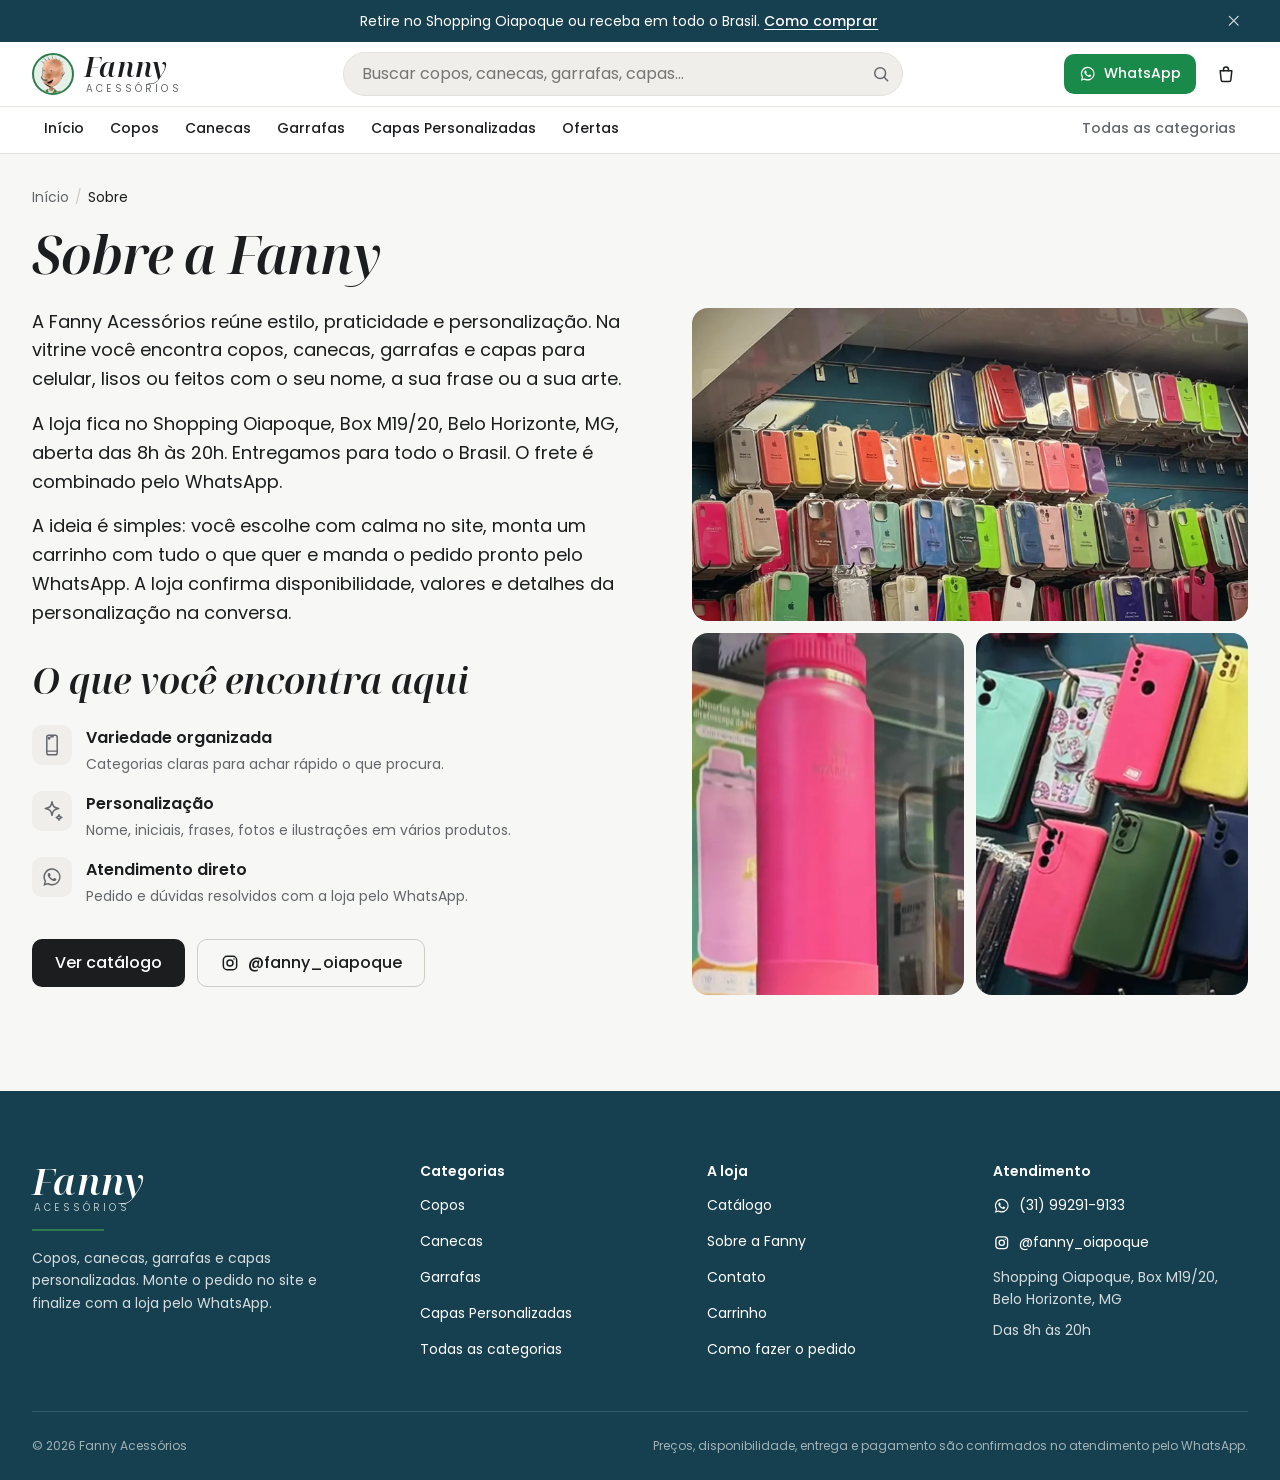
<file: sobre/index.html>
<!doctype html>
<html lang="pt-BR">
<head>
<meta charset="utf-8">
<meta name="viewport" content="width=device-width, initial-scale=1, viewport-fit=cover">
<title>Sobre a loja | Fanny Acessórios</title>
<meta name="description" content="Conheça a Fanny Acessórios: acessórios para o dia a dia, produtos personalizados e atendimento pelo WhatsApp.">
<meta name="theme-color" content="#1E5468">
<link rel="canonical" href="https://fannypersonalizados.com.br/sobre/">
<meta property="og:type" content="website">
<meta property="og:locale" content="pt_BR">
<meta property="og:site_name" content="Fanny Acessórios">
<meta property="og:title" content="Sobre a loja | Fanny Acessórios">
<meta property="og:description" content="Conheça a Fanny Acessórios: acessórios para o dia a dia, produtos personalizados e atendimento pelo WhatsApp.">
<meta property="og:image" content="https://fannypersonalizados.com.br/assets/img/brand/og-image.jpg">
<meta property="og:url" content="https://fannypersonalizados.com.br/sobre/">
<meta name="twitter:card" content="summary_large_image">
<link rel="icon" href="../favicon.svg" type="image/svg+xml">
<link rel="apple-touch-icon" href="../assets/img/brand/apple-touch-icon.png">
<link rel="preload" href="../assets/fonts/poppins-latin-400-normal.woff2" as="font" type="font/woff2" crossorigin>
<link rel="preload" href="../assets/fonts/noto-serif-display-latin-600-italic.woff2" as="font" type="font/woff2" crossorigin>
<link rel="stylesheet" href="../assets/css/fonts.css">
<link rel="stylesheet" href="../assets/css/tokens.css">
<link rel="stylesheet" href="../assets/css/base.css">
<link rel="stylesheet" href="../assets/css/layout.css">
<link rel="stylesheet" href="../assets/css/components.css">
<link rel="stylesheet" href="../assets/css/catalog.css">
<link rel="stylesheet" href="../assets/css/cart.css">
<link rel="stylesheet" href="../assets/css/responsive.css">
<script type="module" src="../assets/js/main.js"></script>

</head>
<body data-page="about">
<a class="skip" href="#conteudo">Pular para o conteúdo</a>
<div class="announce"><div class="container"><p>Retire no Shopping Oiapoque ou receba em todo o Brasil. <a href="../contato/#como-comprar">Como comprar</a></p><button type="button" data-announcement-close aria-label="Fechar aviso"><svg class="icon" viewBox="0 0 24 24" width="24" height="24" aria-hidden="true" focusable="false" fill="none" stroke="currentColor" stroke-width="1.8" stroke-linecap="round" stroke-linejoin="round"><path d="M6 6l12 12M18 6 6 18"/></svg></button></div></div>
<header class="site-header">
  <div class="container header__row">
    <button type="button" class="icon-btn header__menu" data-nav-toggle aria-controls="mobile-nav" aria-expanded="false" aria-label="Abrir menu"><svg class="icon" viewBox="0 0 24 24" width="24" height="24" aria-hidden="true" focusable="false" fill="none" stroke="currentColor" stroke-width="1.8" stroke-linecap="round" stroke-linejoin="round"><path d="M4 7h16M4 12h16M4 17h16"/></svg></button>
    <a class="brand" href="../" aria-label="Fanny Acessórios, página inicial"><picture><source srcset="../assets/img/brand/fanny-avatar.webp" type="image/webp"><img class="brand__avatar" src="../assets/img/brand/fanny-avatar.png" alt="" width="42" height="42"></picture><span class="brand__text"><span class="brand__word">Fanny</span><span class="brand__sub">acessórios</span></span></a>
    <form class="search" role="search" action="../busca/" data-search-form>
      <label class="sr-only" for="q-top">Buscar produtos</label>
      <input id="q-top" type="search" name="q" placeholder="Buscar copos, canecas, garrafas, capas…" autocomplete="off" role="combobox" aria-autocomplete="list" aria-controls="suggest-top" aria-expanded="false">
      <button class="search__btn" type="submit" aria-label="Buscar"><svg class="icon" viewBox="0 0 24 24" width="24" height="24" aria-hidden="true" focusable="false" fill="none" stroke="currentColor" stroke-width="1.8" stroke-linecap="round" stroke-linejoin="round"><circle cx="11" cy="11" r="6.5"/><path d="m20 20-4.2-4.2"/></svg></button>
      <ul class="suggest" id="suggest-top" role="listbox" aria-label="Sugestões" data-suggest hidden></ul>
    </form>
    <div class="header__actions">
      <a class="icon-btn header__search-link" href="../busca/" aria-label="Buscar produtos"><svg class="icon" viewBox="0 0 24 24" width="24" height="24" aria-hidden="true" focusable="false" fill="none" stroke="currentColor" stroke-width="1.8" stroke-linecap="round" stroke-linejoin="round"><circle cx="11" cy="11" r="6.5"/><path d="m20 20-4.2-4.2"/></svg></a>
      <a class="btn btn--wa btn--sm header__wa" href="https://wa.me/5531992919133?text=Ol%C3%A1%2C%20Fanny!%20Vim%20pelo%20site%20e%20gostaria%20de%20mais%20informa%C3%A7%C3%B5es." target="_blank" rel="noopener"><svg class="icon" viewBox="0 0 24 24" width="24" height="24" aria-hidden="true" focusable="false" fill="currentColor"><path d="M12.04 2.5a9.4 9.4 0 0 0-8.1 14.2L2.6 21.5l4.9-1.3a9.4 9.4 0 1 0 4.54-17.7zm0 17.2a7.8 7.8 0 0 1-3.98-1.09l-.29-.17-2.9.76.78-2.83-.19-.3a7.8 7.8 0 1 1 6.58 3.63zm4.28-5.84c-.23-.12-1.38-.68-1.6-.76-.21-.08-.37-.12-.53.12-.15.23-.6.76-.74.92-.14.15-.27.17-.5.06a6.4 6.4 0 0 1-1.88-1.16 7.1 7.1 0 0 1-1.3-1.62c-.14-.23 0-.36.1-.47.11-.11.24-.27.35-.41.12-.14.16-.23.24-.39.08-.15.04-.29-.02-.4-.06-.12-.53-1.27-.72-1.74-.19-.46-.38-.39-.53-.4h-.45a.86.86 0 0 0-.62.29 2.6 2.6 0 0 0-.82 1.95 4.5 4.5 0 0 0 .95 2.4 10.4 10.4 0 0 0 3.97 3.5c.55.24.99.38 1.32.49.56.18 1.06.15 1.46.09.45-.07 1.38-.56 1.57-1.1.2-.55.2-1.01.14-1.11-.06-.1-.21-.16-.44-.27z"/></svg><span>WhatsApp</span></a>
      <a class="icon-btn cart-btn" href="../carrinho/" data-open-cart data-cart-label aria-label="Carrinho"><svg class="icon" viewBox="0 0 24 24" width="24" height="24" aria-hidden="true" focusable="false" fill="none" stroke="currentColor" stroke-width="1.8" stroke-linecap="round" stroke-linejoin="round"><path d="M5 8h14l-1.2 11.2a2 2 0 0 1-2 1.8H8.2a2 2 0 0 1-2-1.8L5 8z"/><path d="M9 8V6.5a3 3 0 0 1 6 0V8"/></svg><span class="count" data-cart-count hidden>0</span></a>
    </div>
  </div>
  <nav class="mainnav" aria-label="Categorias">
    <ul class="container mainnav__list">
      <li><a href="../">Início</a></li>
      <li><a href="../categorias/copos/">Copos</a></li>
      <li><a href="../categorias/canecas/">Canecas</a></li>
      <li><a href="../categorias/garrafas/">Garrafas</a></li>
      <li><a href="../categorias/capas-personalizadas/">Capas Personalizadas</a></li>
      
      <li><a href="../ofertas/">Ofertas</a></li>
      <li class="mainnav__all"><a href="../categorias/">Todas as categorias</a></li>
    </ul>
  </nav>
</header>
<div class="mobile-nav" id="mobile-nav" hidden>
  <div class="mobile-nav__scrim" data-nav-close></div>
  <nav class="mobile-nav__panel" aria-label="Menu">
    <div class="mobile-nav__head"><span class="brand__word">Fanny</span><button type="button" class="icon-btn" data-nav-close aria-label="Fechar menu"><svg class="icon" viewBox="0 0 24 24" width="24" height="24" aria-hidden="true" focusable="false" fill="none" stroke="currentColor" stroke-width="1.8" stroke-linecap="round" stroke-linejoin="round"><path d="M6 6l12 12M18 6 6 18"/></svg></button></div>
    <div class="mobile-nav__body">
      <ul>
        <li><a href="../"><span class="mega__icon"><svg class="icon" viewBox="0 0 24 24" width="24" height="24" aria-hidden="true" focusable="false" fill="none" stroke="currentColor" stroke-width="1.8" stroke-linecap="round" stroke-linejoin="round"><path d="M4 11 12 4l8 7v8a1 1 0 0 1-1 1h-5v-6h-4v6H5a1 1 0 0 1-1-1z"/></svg></span>Início</a></li>
        <li><a href="../catalogo/"><span class="mega__icon"><svg class="icon" viewBox="0 0 24 24" width="24" height="24" aria-hidden="true" focusable="false" fill="none" stroke="currentColor" stroke-width="1.8" stroke-linecap="round" stroke-linejoin="round"><rect x="4" y="4" width="7" height="7" rx="1.5"/><rect x="13" y="4" width="7" height="7" rx="1.5"/><rect x="4" y="13" width="7" height="7" rx="1.5"/><rect x="13" y="13" width="7" height="7" rx="1.5"/></svg></span>Catálogo completo</a></li>
        <li><a href="../busca/"><span class="mega__icon"><svg class="icon" viewBox="0 0 24 24" width="24" height="24" aria-hidden="true" focusable="false" fill="none" stroke="currentColor" stroke-width="1.8" stroke-linecap="round" stroke-linejoin="round"><circle cx="11" cy="11" r="6.5"/><path d="m20 20-4.2-4.2"/></svg></span>Buscar produtos</a></li>
      </ul>
      <h2>Categorias</h2>
      <ul>
        <li><a href="../categorias/copos/"><span class="mega__icon"><svg class="icon" viewBox="0 0 24 24" width="24" height="24" aria-hidden="true" focusable="false"><use href="../assets/icons/categorias.svg#i-cup" width="24" height="24"/></svg></span>Copos</a></li>
        <li><a href="../categorias/canecas/"><span class="mega__icon"><svg class="icon" viewBox="0 0 24 24" width="24" height="24" aria-hidden="true" focusable="false"><use href="../assets/icons/categorias.svg#i-mug" width="24" height="24"/></svg></span>Canecas</a></li>
        <li><a href="../categorias/garrafas/"><span class="mega__icon"><svg class="icon" viewBox="0 0 24 24" width="24" height="24" aria-hidden="true" focusable="false"><use href="../assets/icons/categorias.svg#i-bottle" width="24" height="24"/></svg></span>Garrafas</a></li>
        <li><a href="../categorias/capas-personalizadas/"><span class="mega__icon"><svg class="icon" viewBox="0 0 24 24" width="24" height="24" aria-hidden="true" focusable="false"><use href="../assets/icons/categorias.svg#i-phone" width="24" height="24"/></svg></span>Capas Personalizadas</a></li>
        <li><a href="../ofertas/"><span class="mega__icon"><svg class="icon" viewBox="0 0 24 24" width="24" height="24" aria-hidden="true" focusable="false" fill="none" stroke="currentColor" stroke-width="1.8" stroke-linecap="round" stroke-linejoin="round"><path d="M12 3c.6 4.6 2.4 6.4 7 7-4.6.6-6.4 2.4-7 7-.6-4.6-2.4-6.4-7-7 4.6-.6 6.4-2.4 7-7z"/></svg></span>Ofertas</a></li>
      </ul>
      <h2>A loja</h2>
      <ul>
        <li><a href="../sobre/"><span class="mega__icon"><svg class="icon" viewBox="0 0 24 24" width="24" height="24" aria-hidden="true" focusable="false" fill="none" stroke="currentColor" stroke-width="1.8" stroke-linecap="round" stroke-linejoin="round"><circle cx="12" cy="12" r="8.5"/><path d="M12 11v5M12 8h.01"/></svg></span>Sobre a Fanny</a></li>
        <li><a href="../contato/"><span class="mega__icon"><svg class="icon" viewBox="0 0 24 24" width="24" height="24" aria-hidden="true" focusable="false" fill="currentColor"><path d="M12.04 2.5a9.4 9.4 0 0 0-8.1 14.2L2.6 21.5l4.9-1.3a9.4 9.4 0 1 0 4.54-17.7zm0 17.2a7.8 7.8 0 0 1-3.98-1.09l-.29-.17-2.9.76.78-2.83-.19-.3a7.8 7.8 0 1 1 6.58 3.63zm4.28-5.84c-.23-.12-1.38-.68-1.6-.76-.21-.08-.37-.12-.53.12-.15.23-.6.76-.74.92-.14.15-.27.17-.5.06a6.4 6.4 0 0 1-1.88-1.16 7.1 7.1 0 0 1-1.3-1.62c-.14-.23 0-.36.1-.47.11-.11.24-.27.35-.41.12-.14.16-.23.24-.39.08-.15.04-.29-.02-.4-.06-.12-.53-1.27-.72-1.74-.19-.46-.38-.39-.53-.4h-.45a.86.86 0 0 0-.62.29 2.6 2.6 0 0 0-.82 1.95 4.5 4.5 0 0 0 .95 2.4 10.4 10.4 0 0 0 3.97 3.5c.55.24.99.38 1.32.49.56.18 1.06.15 1.46.09.45-.07 1.38-.56 1.57-1.1.2-.55.2-1.01.14-1.11-.06-.1-.21-.16-.44-.27z"/></svg></span>Contato</a></li>
        <li><a href="https://www.instagram.com/fanny_oiapoque/" target="_blank" rel="noopener"><span class="mega__icon"><svg class="icon" viewBox="0 0 24 24" width="24" height="24" aria-hidden="true" focusable="false" fill="none" stroke="currentColor" stroke-width="1.8" stroke-linecap="round" stroke-linejoin="round"><rect x="4" y="4" width="16" height="16" rx="4.5"/><circle cx="12" cy="12" r="3.6"/><path d="M16.8 7.2h.01"/></svg></span>@fanny_oiapoque</a></li>
      </ul>
    </div>
  </nav>
</div>
<main id="conteudo">
<div class="container">
  <header class="page-head">
    <nav class="crumbs" aria-label="Você está em"><ol><li><a href="../">Início</a></li><li aria-current="page">Sobre</li></ol></nav>
    <h1>Sobre a Fanny</h1>
  </header>
  <div class="about">
    <div class="prose">
      <p>A Fanny Acessórios reúne estilo, praticidade e personalização. Na vitrine você encontra copos, canecas, garrafas e capas para celular, lisos ou feitos com o seu nome, a sua frase ou a sua arte.</p>
      <p>A loja fica no Shopping Oiapoque, Box M19/20, Belo Horizonte, MG, aberta das 8h às 20h. Entregamos para todo o Brasil. O frete é combinado pelo WhatsApp.</p>
      <p>A ideia é simples: você escolhe com calma no site, monta um carrinho com tudo o que quer e manda o pedido pronto pelo WhatsApp. A loja confirma disponibilidade, valores e detalhes da personalização na conversa.</p>
      <h2>O que você encontra aqui</h2>
      <ul class="values">
        <li><span class="mega__icon"><svg class="icon" viewBox="0 0 24 24" width="24" height="24" aria-hidden="true" focusable="false"><use href="../assets/icons/categorias.svg#i-phone" width="24" height="24"/></svg></span><strong>Variedade organizada</strong><span>Categorias claras para achar rápido o que procura.</span></li>
        <li><span class="mega__icon"><svg class="icon" viewBox="0 0 24 24" width="24" height="24" aria-hidden="true" focusable="false"><use href="../assets/icons/categorias.svg#i-sparkle" width="24" height="24"/></svg></span><strong>Personalização</strong><span>Nome, iniciais, frases, fotos e ilustrações em vários produtos.</span></li>
        <li><span class="mega__icon"><svg class="icon" viewBox="0 0 24 24" width="24" height="24" aria-hidden="true" focusable="false" fill="currentColor"><path d="M12.04 2.5a9.4 9.4 0 0 0-8.1 14.2L2.6 21.5l4.9-1.3a9.4 9.4 0 1 0 4.54-17.7zm0 17.2a7.8 7.8 0 0 1-3.98-1.09l-.29-.17-2.9.76.78-2.83-.19-.3a7.8 7.8 0 1 1 6.58 3.63zm4.28-5.84c-.23-.12-1.38-.68-1.6-.76-.21-.08-.37-.12-.53.12-.15.23-.6.76-.74.92-.14.15-.27.17-.5.06a6.4 6.4 0 0 1-1.88-1.16 7.1 7.1 0 0 1-1.3-1.62c-.14-.23 0-.36.1-.47.11-.11.24-.27.35-.41.12-.14.16-.23.24-.39.08-.15.04-.29-.02-.4-.06-.12-.53-1.27-.72-1.74-.19-.46-.38-.39-.53-.4h-.45a.86.86 0 0 0-.62.29 2.6 2.6 0 0 0-.82 1.95 4.5 4.5 0 0 0 .95 2.4 10.4 10.4 0 0 0 3.97 3.5c.55.24.99.38 1.32.49.56.18 1.06.15 1.46.09.45-.07 1.38-.56 1.57-1.1.2-.55.2-1.01.14-1.11-.06-.1-.21-.16-.44-.27z"/></svg></span><strong>Atendimento direto</strong><span>Pedido e dúvidas resolvidos com a loja pelo WhatsApp.</span></li>
      </ul>
      <div class="btn-row" style="margin-top:var(--space-6)">
        <a class="btn btn--primary" href="../catalogo/">Ver catálogo</a>
        <a class="btn btn--ghost" href="https://www.instagram.com/fanny_oiapoque/" target="_blank" rel="noopener"><svg class="icon" viewBox="0 0 24 24" width="24" height="24" aria-hidden="true" focusable="false" fill="none" stroke="currentColor" stroke-width="1.8" stroke-linecap="round" stroke-linejoin="round"><rect x="4" y="4" width="16" height="16" rx="4.5"/><circle cx="12" cy="12" r="3.6"/><path d="M16.8 7.2h.01"/></svg><span>@fanny_oiapoque</span></a>
      </div>
    </div>
    <div class="about__photos">
      <img src="../assets/img/editorial/vitrine-capinhas.webp" alt="Painel da loja com dezenas de capinhas coloridas" width="1600" height="900" loading="lazy">
      <img src="../assets/img/editorial/vitrine-garrafa-rosa.webp" alt="Garrafa rosa em destaque na vitrine de vidro" width="800" height="800" loading="lazy">
      <img src="../assets/img/editorial/vitrine-capinhas-coloridas.webp" alt="Capinhas coloridas penduradas no painel azul" width="800" height="800" loading="lazy">
    </div>
  </div>
</div>
</main>
<footer class="site-footer">
  <div class="container">
    <div class="footer__grid">
      <div class="footer__brand">
        <span class="brand__text"><span class="brand__word">Fanny</span><span class="brand__sub">acessórios</span></span>
        <span class="footer__rule"></span>
        <p>Copos, canecas, garrafas e capas personalizadas. Monte o pedido no site e finalize com a loja pelo WhatsApp.</p>
      </div>
      <div>
        <h2>Categorias</h2>
        <ul><li><a href="../categorias/copos/">Copos</a></li><li><a href="../categorias/canecas/">Canecas</a></li><li><a href="../categorias/garrafas/">Garrafas</a></li><li><a href="../categorias/capas-personalizadas/">Capas Personalizadas</a></li><li><a href="../categorias/">Todas as categorias</a></li></ul>
      </div>
      <div>
        <h2>A loja</h2>
        <ul>
          <li><a href="../catalogo/">Catálogo</a></li>
          <li><a href="../sobre/">Sobre a Fanny</a></li>
          <li><a href="../contato/">Contato</a></li>
          <li><a href="../carrinho/">Carrinho</a></li>
          <li><a href="../carrinho/#como-funciona">Como fazer o pedido</a></li>
        </ul>
      </div>
      <div>
        <h2>Atendimento</h2>
        <ul>
          <li><a href="https://wa.me/5531992919133?text=Ol%C3%A1%2C%20Fanny!%20Vim%20pelo%20site%20e%20gostaria%20de%20mais%20informa%C3%A7%C3%B5es." target="_blank" rel="noopener"><svg class="icon" viewBox="0 0 24 24" width="24" height="24" aria-hidden="true" focusable="false" fill="currentColor"><path d="M12.04 2.5a9.4 9.4 0 0 0-8.1 14.2L2.6 21.5l4.9-1.3a9.4 9.4 0 1 0 4.54-17.7zm0 17.2a7.8 7.8 0 0 1-3.98-1.09l-.29-.17-2.9.76.78-2.83-.19-.3a7.8 7.8 0 1 1 6.58 3.63zm4.28-5.84c-.23-.12-1.38-.68-1.6-.76-.21-.08-.37-.12-.53.12-.15.23-.6.76-.74.92-.14.15-.27.17-.5.06a6.4 6.4 0 0 1-1.88-1.16 7.1 7.1 0 0 1-1.3-1.62c-.14-.23 0-.36.1-.47.11-.11.24-.27.35-.41.12-.14.16-.23.24-.39.08-.15.04-.29-.02-.4-.06-.12-.53-1.27-.72-1.74-.19-.46-.38-.39-.53-.4h-.45a.86.86 0 0 0-.62.29 2.6 2.6 0 0 0-.82 1.95 4.5 4.5 0 0 0 .95 2.4 10.4 10.4 0 0 0 3.97 3.5c.55.24.99.38 1.32.49.56.18 1.06.15 1.46.09.45-.07 1.38-.56 1.57-1.1.2-.55.2-1.01.14-1.11-.06-.1-.21-.16-.44-.27z"/></svg>(31) 99291-9133</a></li>
          <li><a href="https://www.instagram.com/fanny_oiapoque/" target="_blank" rel="noopener"><svg class="icon" viewBox="0 0 24 24" width="24" height="24" aria-hidden="true" focusable="false" fill="none" stroke="currentColor" stroke-width="1.8" stroke-linecap="round" stroke-linejoin="round"><rect x="4" y="4" width="16" height="16" rx="4.5"/><circle cx="12" cy="12" r="3.6"/><path d="M16.8 7.2h.01"/></svg>@fanny_oiapoque</a></li>
          <li>Shopping Oiapoque, Box M19/20, Belo Horizonte, MG</li>
          <li>Das 8h às 20h</li>
        </ul>
      </div>
    </div>
    <div class="footer__bottom">
      <span>© 2026 Fanny Acessórios</span>
      <span>Preços, disponibilidade, entrega e pagamento são confirmados no atendimento pelo WhatsApp.</span>
    </div>
  </div>
</footer>
<nav class="tabbar" aria-label="Atalhos">
  <a href="../"><svg class="icon" viewBox="0 0 24 24" width="24" height="24" aria-hidden="true" focusable="false" fill="none" stroke="currentColor" stroke-width="1.8" stroke-linecap="round" stroke-linejoin="round"><path d="M4 11 12 4l8 7v8a1 1 0 0 1-1 1h-5v-6h-4v6H5a1 1 0 0 1-1-1z"/></svg><span>Início</span></a>
  <button type="button" data-nav-toggle aria-controls="mobile-nav" aria-expanded="false"><svg class="icon" viewBox="0 0 24 24" width="24" height="24" aria-hidden="true" focusable="false" fill="none" stroke="currentColor" stroke-width="1.8" stroke-linecap="round" stroke-linejoin="round"><rect x="4" y="4" width="7" height="7" rx="1.5"/><rect x="13" y="4" width="7" height="7" rx="1.5"/><rect x="4" y="13" width="7" height="7" rx="1.5"/><rect x="13" y="13" width="7" height="7" rx="1.5"/></svg><span>Categorias</span></button>
  <a href="../busca/"><svg class="icon" viewBox="0 0 24 24" width="24" height="24" aria-hidden="true" focusable="false" fill="none" stroke="currentColor" stroke-width="1.8" stroke-linecap="round" stroke-linejoin="round"><circle cx="11" cy="11" r="6.5"/><path d="m20 20-4.2-4.2"/></svg><span>Buscar</span></a>
  <a href="../carrinho/" data-open-cart data-cart-label><svg class="icon" viewBox="0 0 24 24" width="24" height="24" aria-hidden="true" focusable="false" fill="none" stroke="currentColor" stroke-width="1.8" stroke-linecap="round" stroke-linejoin="round"><path d="M5 8h14l-1.2 11.2a2 2 0 0 1-2 1.8H8.2a2 2 0 0 1-2-1.8L5 8z"/><path d="M9 8V6.5a3 3 0 0 1 6 0V8"/></svg><span>Carrinho</span><span class="count" data-cart-count hidden>0</span></a>
  <a class="tabbar__wa" href="https://wa.me/5531992919133?text=Ol%C3%A1%2C%20Fanny!%20Vim%20pelo%20site%20e%20gostaria%20de%20mais%20informa%C3%A7%C3%B5es." target="_blank" rel="noopener"><svg class="icon" viewBox="0 0 24 24" width="24" height="24" aria-hidden="true" focusable="false" fill="currentColor"><path d="M12.04 2.5a9.4 9.4 0 0 0-8.1 14.2L2.6 21.5l4.9-1.3a9.4 9.4 0 1 0 4.54-17.7zm0 17.2a7.8 7.8 0 0 1-3.98-1.09l-.29-.17-2.9.76.78-2.83-.19-.3a7.8 7.8 0 1 1 6.58 3.63zm4.28-5.84c-.23-.12-1.38-.68-1.6-.76-.21-.08-.37-.12-.53.12-.15.23-.6.76-.74.92-.14.15-.27.17-.5.06a6.4 6.4 0 0 1-1.88-1.16 7.1 7.1 0 0 1-1.3-1.62c-.14-.23 0-.36.1-.47.11-.11.24-.27.35-.41.12-.14.16-.23.24-.39.08-.15.04-.29-.02-.4-.06-.12-.53-1.27-.72-1.74-.19-.46-.38-.39-.53-.4h-.45a.86.86 0 0 0-.62.29 2.6 2.6 0 0 0-.82 1.95 4.5 4.5 0 0 0 .95 2.4 10.4 10.4 0 0 0 3.97 3.5c.55.24.99.38 1.32.49.56.18 1.06.15 1.46.09.45-.07 1.38-.56 1.57-1.1.2-.55.2-1.01.14-1.11-.06-.1-.21-.16-.44-.27z"/></svg><span>WhatsApp</span></a>
</nav>
</body>
</html>
</file>
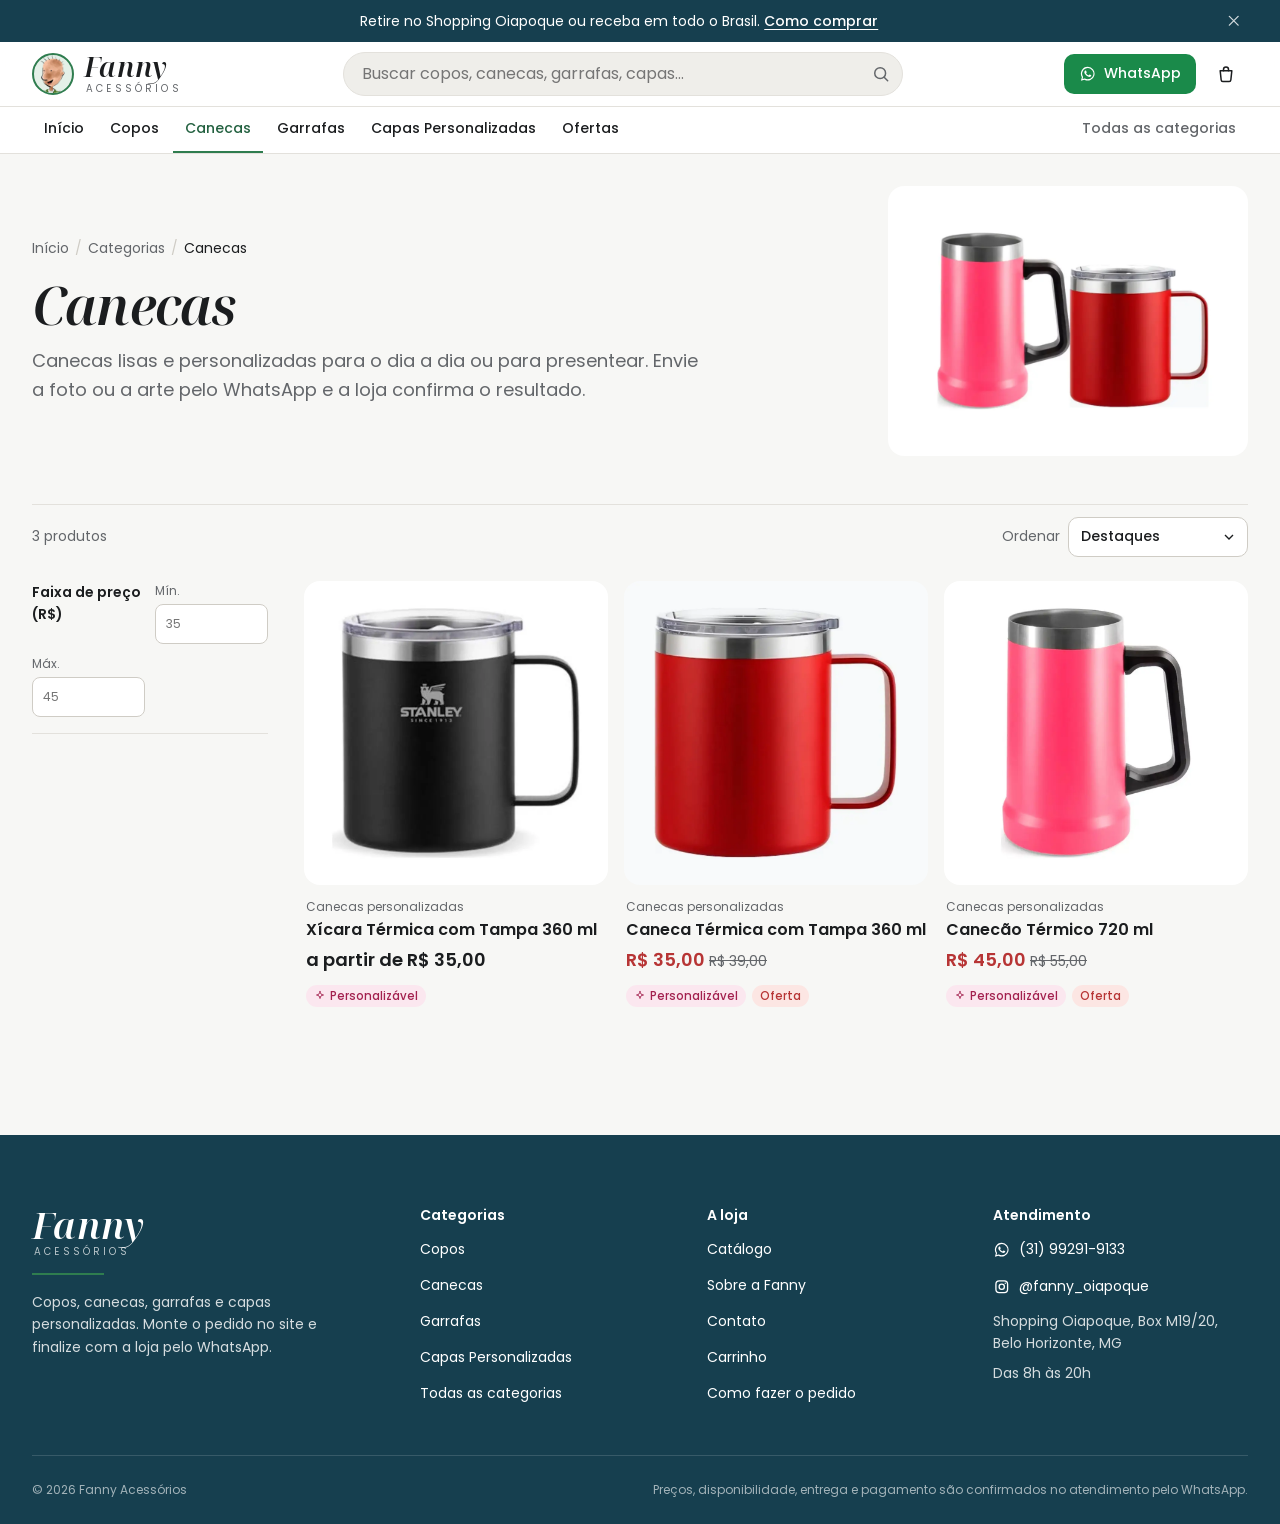
<file: categorias/canecas/index.html>
<!doctype html>
<html lang="pt-BR">
<head>
<meta charset="utf-8">
<meta name="viewport" content="width=device-width, initial-scale=1, viewport-fit=cover">
<title>Canecas | Fanny Acessórios</title>
<meta name="description" content="Canecas lisas e personalizadas para o dia a dia ou para presentear. Envie a foto ou a arte pelo WhatsApp e a loja confirma o resultado.">
<meta name="theme-color" content="#1E5468">
<link rel="canonical" href="https://fannypersonalizados.com.br/categorias/canecas/">
<meta property="og:type" content="website">
<meta property="og:locale" content="pt_BR">
<meta property="og:site_name" content="Fanny Acessórios">
<meta property="og:title" content="Canecas | Fanny Acessórios">
<meta property="og:description" content="Canecas lisas e personalizadas para o dia a dia ou para presentear. Envie a foto ou a arte pelo WhatsApp e a loja confirma o resultado.">
<meta property="og:image" content="https://fannypersonalizados.com.br/assets/img/categories/canecas.webp">
<meta property="og:url" content="https://fannypersonalizados.com.br/categorias/canecas/">
<meta name="twitter:card" content="summary_large_image">
<link rel="icon" href="../../favicon.svg" type="image/svg+xml">
<link rel="apple-touch-icon" href="../../assets/img/brand/apple-touch-icon.png">
<link rel="preload" href="../../assets/fonts/poppins-latin-400-normal.woff2" as="font" type="font/woff2" crossorigin>
<link rel="preload" href="../../assets/fonts/noto-serif-display-latin-600-italic.woff2" as="font" type="font/woff2" crossorigin>
<link rel="stylesheet" href="../../assets/css/fonts.css">
<link rel="stylesheet" href="../../assets/css/tokens.css">
<link rel="stylesheet" href="../../assets/css/base.css">
<link rel="stylesheet" href="../../assets/css/layout.css">
<link rel="stylesheet" href="../../assets/css/components.css">
<link rel="stylesheet" href="../../assets/css/catalog.css">
<link rel="stylesheet" href="../../assets/css/cart.css">
<link rel="stylesheet" href="../../assets/css/responsive.css">
<script type="module" src="../../assets/js/main.js"></script>

</head>
<body data-page="category" data-category="canecas">
<a class="skip" href="#conteudo">Pular para o conteúdo</a>
<div class="announce"><div class="container"><p>Retire no Shopping Oiapoque ou receba em todo o Brasil. <a href="../../contato/#como-comprar">Como comprar</a></p><button type="button" data-announcement-close aria-label="Fechar aviso"><svg class="icon" viewBox="0 0 24 24" width="24" height="24" aria-hidden="true" focusable="false" fill="none" stroke="currentColor" stroke-width="1.8" stroke-linecap="round" stroke-linejoin="round"><path d="M6 6l12 12M18 6 6 18"/></svg></button></div></div>
<header class="site-header">
  <div class="container header__row">
    <button type="button" class="icon-btn header__menu" data-nav-toggle aria-controls="mobile-nav" aria-expanded="false" aria-label="Abrir menu"><svg class="icon" viewBox="0 0 24 24" width="24" height="24" aria-hidden="true" focusable="false" fill="none" stroke="currentColor" stroke-width="1.8" stroke-linecap="round" stroke-linejoin="round"><path d="M4 7h16M4 12h16M4 17h16"/></svg></button>
    <a class="brand" href="../../" aria-label="Fanny Acessórios, página inicial"><picture><source srcset="../../assets/img/brand/fanny-avatar.webp" type="image/webp"><img class="brand__avatar" src="../../assets/img/brand/fanny-avatar.png" alt="" width="42" height="42"></picture><span class="brand__text"><span class="brand__word">Fanny</span><span class="brand__sub">acessórios</span></span></a>
    <form class="search" role="search" action="../../busca/" data-search-form>
      <label class="sr-only" for="q-top">Buscar produtos</label>
      <input id="q-top" type="search" name="q" placeholder="Buscar copos, canecas, garrafas, capas…" autocomplete="off" role="combobox" aria-autocomplete="list" aria-controls="suggest-top" aria-expanded="false">
      <button class="search__btn" type="submit" aria-label="Buscar"><svg class="icon" viewBox="0 0 24 24" width="24" height="24" aria-hidden="true" focusable="false" fill="none" stroke="currentColor" stroke-width="1.8" stroke-linecap="round" stroke-linejoin="round"><circle cx="11" cy="11" r="6.5"/><path d="m20 20-4.2-4.2"/></svg></button>
      <ul class="suggest" id="suggest-top" role="listbox" aria-label="Sugestões" data-suggest hidden></ul>
    </form>
    <div class="header__actions">
      <a class="icon-btn header__search-link" href="../../busca/" aria-label="Buscar produtos"><svg class="icon" viewBox="0 0 24 24" width="24" height="24" aria-hidden="true" focusable="false" fill="none" stroke="currentColor" stroke-width="1.8" stroke-linecap="round" stroke-linejoin="round"><circle cx="11" cy="11" r="6.5"/><path d="m20 20-4.2-4.2"/></svg></a>
      <a class="btn btn--wa btn--sm header__wa" href="https://wa.me/5531992919133?text=Ol%C3%A1%2C%20Fanny!%20Vim%20pelo%20site%20e%20gostaria%20de%20mais%20informa%C3%A7%C3%B5es." target="_blank" rel="noopener"><svg class="icon" viewBox="0 0 24 24" width="24" height="24" aria-hidden="true" focusable="false" fill="currentColor"><path d="M12.04 2.5a9.4 9.4 0 0 0-8.1 14.2L2.6 21.5l4.9-1.3a9.4 9.4 0 1 0 4.54-17.7zm0 17.2a7.8 7.8 0 0 1-3.98-1.09l-.29-.17-2.9.76.78-2.83-.19-.3a7.8 7.8 0 1 1 6.58 3.63zm4.28-5.84c-.23-.12-1.38-.68-1.6-.76-.21-.08-.37-.12-.53.12-.15.23-.6.76-.74.92-.14.15-.27.17-.5.06a6.4 6.4 0 0 1-1.88-1.16 7.1 7.1 0 0 1-1.3-1.62c-.14-.23 0-.36.1-.47.11-.11.24-.27.35-.41.12-.14.16-.23.24-.39.08-.15.04-.29-.02-.4-.06-.12-.53-1.27-.72-1.74-.19-.46-.38-.39-.53-.4h-.45a.86.86 0 0 0-.62.29 2.6 2.6 0 0 0-.82 1.95 4.5 4.5 0 0 0 .95 2.4 10.4 10.4 0 0 0 3.97 3.5c.55.24.99.38 1.32.49.56.18 1.06.15 1.46.09.45-.07 1.38-.56 1.57-1.1.2-.55.2-1.01.14-1.11-.06-.1-.21-.16-.44-.27z"/></svg><span>WhatsApp</span></a>
      <a class="icon-btn cart-btn" href="../../carrinho/" data-open-cart data-cart-label aria-label="Carrinho"><svg class="icon" viewBox="0 0 24 24" width="24" height="24" aria-hidden="true" focusable="false" fill="none" stroke="currentColor" stroke-width="1.8" stroke-linecap="round" stroke-linejoin="round"><path d="M5 8h14l-1.2 11.2a2 2 0 0 1-2 1.8H8.2a2 2 0 0 1-2-1.8L5 8z"/><path d="M9 8V6.5a3 3 0 0 1 6 0V8"/></svg><span class="count" data-cart-count hidden>0</span></a>
    </div>
  </div>
  <nav class="mainnav" aria-label="Categorias">
    <ul class="container mainnav__list">
      <li><a href="../../">Início</a></li>
      <li><a href="../../categorias/copos/">Copos</a></li>
      <li><a href="../../categorias/canecas/" aria-current="page">Canecas</a></li>
      <li><a href="../../categorias/garrafas/">Garrafas</a></li>
      <li><a href="../../categorias/capas-personalizadas/">Capas Personalizadas</a></li>
      
      <li><a href="../../ofertas/">Ofertas</a></li>
      <li class="mainnav__all"><a href="../../categorias/">Todas as categorias</a></li>
    </ul>
  </nav>
</header>
<div class="mobile-nav" id="mobile-nav" hidden>
  <div class="mobile-nav__scrim" data-nav-close></div>
  <nav class="mobile-nav__panel" aria-label="Menu">
    <div class="mobile-nav__head"><span class="brand__word">Fanny</span><button type="button" class="icon-btn" data-nav-close aria-label="Fechar menu"><svg class="icon" viewBox="0 0 24 24" width="24" height="24" aria-hidden="true" focusable="false" fill="none" stroke="currentColor" stroke-width="1.8" stroke-linecap="round" stroke-linejoin="round"><path d="M6 6l12 12M18 6 6 18"/></svg></button></div>
    <div class="mobile-nav__body">
      <ul>
        <li><a href="../../"><span class="mega__icon"><svg class="icon" viewBox="0 0 24 24" width="24" height="24" aria-hidden="true" focusable="false" fill="none" stroke="currentColor" stroke-width="1.8" stroke-linecap="round" stroke-linejoin="round"><path d="M4 11 12 4l8 7v8a1 1 0 0 1-1 1h-5v-6h-4v6H5a1 1 0 0 1-1-1z"/></svg></span>Início</a></li>
        <li><a href="../../catalogo/"><span class="mega__icon"><svg class="icon" viewBox="0 0 24 24" width="24" height="24" aria-hidden="true" focusable="false" fill="none" stroke="currentColor" stroke-width="1.8" stroke-linecap="round" stroke-linejoin="round"><rect x="4" y="4" width="7" height="7" rx="1.5"/><rect x="13" y="4" width="7" height="7" rx="1.5"/><rect x="4" y="13" width="7" height="7" rx="1.5"/><rect x="13" y="13" width="7" height="7" rx="1.5"/></svg></span>Catálogo completo</a></li>
        <li><a href="../../busca/"><span class="mega__icon"><svg class="icon" viewBox="0 0 24 24" width="24" height="24" aria-hidden="true" focusable="false" fill="none" stroke="currentColor" stroke-width="1.8" stroke-linecap="round" stroke-linejoin="round"><circle cx="11" cy="11" r="6.5"/><path d="m20 20-4.2-4.2"/></svg></span>Buscar produtos</a></li>
      </ul>
      <h2>Categorias</h2>
      <ul>
        <li><a href="../../categorias/copos/"><span class="mega__icon"><svg class="icon" viewBox="0 0 24 24" width="24" height="24" aria-hidden="true" focusable="false"><use href="../../assets/icons/categorias.svg#i-cup" width="24" height="24"/></svg></span>Copos</a></li>
        <li><a href="../../categorias/canecas/"><span class="mega__icon"><svg class="icon" viewBox="0 0 24 24" width="24" height="24" aria-hidden="true" focusable="false"><use href="../../assets/icons/categorias.svg#i-mug" width="24" height="24"/></svg></span>Canecas</a></li>
        <li><a href="../../categorias/garrafas/"><span class="mega__icon"><svg class="icon" viewBox="0 0 24 24" width="24" height="24" aria-hidden="true" focusable="false"><use href="../../assets/icons/categorias.svg#i-bottle" width="24" height="24"/></svg></span>Garrafas</a></li>
        <li><a href="../../categorias/capas-personalizadas/"><span class="mega__icon"><svg class="icon" viewBox="0 0 24 24" width="24" height="24" aria-hidden="true" focusable="false"><use href="../../assets/icons/categorias.svg#i-phone" width="24" height="24"/></svg></span>Capas Personalizadas</a></li>
        <li><a href="../../ofertas/"><span class="mega__icon"><svg class="icon" viewBox="0 0 24 24" width="24" height="24" aria-hidden="true" focusable="false" fill="none" stroke="currentColor" stroke-width="1.8" stroke-linecap="round" stroke-linejoin="round"><path d="M12 3c.6 4.6 2.4 6.4 7 7-4.6.6-6.4 2.4-7 7-.6-4.6-2.4-6.4-7-7 4.6-.6 6.4-2.4 7-7z"/></svg></span>Ofertas</a></li>
      </ul>
      <h2>A loja</h2>
      <ul>
        <li><a href="../../sobre/"><span class="mega__icon"><svg class="icon" viewBox="0 0 24 24" width="24" height="24" aria-hidden="true" focusable="false" fill="none" stroke="currentColor" stroke-width="1.8" stroke-linecap="round" stroke-linejoin="round"><circle cx="12" cy="12" r="8.5"/><path d="M12 11v5M12 8h.01"/></svg></span>Sobre a Fanny</a></li>
        <li><a href="../../contato/"><span class="mega__icon"><svg class="icon" viewBox="0 0 24 24" width="24" height="24" aria-hidden="true" focusable="false" fill="currentColor"><path d="M12.04 2.5a9.4 9.4 0 0 0-8.1 14.2L2.6 21.5l4.9-1.3a9.4 9.4 0 1 0 4.54-17.7zm0 17.2a7.8 7.8 0 0 1-3.98-1.09l-.29-.17-2.9.76.78-2.83-.19-.3a7.8 7.8 0 1 1 6.58 3.63zm4.28-5.84c-.23-.12-1.38-.68-1.6-.76-.21-.08-.37-.12-.53.12-.15.23-.6.76-.74.92-.14.15-.27.17-.5.06a6.4 6.4 0 0 1-1.88-1.16 7.1 7.1 0 0 1-1.3-1.62c-.14-.23 0-.36.1-.47.11-.11.24-.27.35-.41.12-.14.16-.23.24-.39.08-.15.04-.29-.02-.4-.06-.12-.53-1.27-.72-1.74-.19-.46-.38-.39-.53-.4h-.45a.86.86 0 0 0-.62.29 2.6 2.6 0 0 0-.82 1.95 4.5 4.5 0 0 0 .95 2.4 10.4 10.4 0 0 0 3.97 3.5c.55.24.99.38 1.32.49.56.18 1.06.15 1.46.09.45-.07 1.38-.56 1.57-1.1.2-.55.2-1.01.14-1.11-.06-.1-.21-.16-.44-.27z"/></svg></span>Contato</a></li>
        <li><a href="https://www.instagram.com/fanny_oiapoque/" target="_blank" rel="noopener"><span class="mega__icon"><svg class="icon" viewBox="0 0 24 24" width="24" height="24" aria-hidden="true" focusable="false" fill="none" stroke="currentColor" stroke-width="1.8" stroke-linecap="round" stroke-linejoin="round"><rect x="4" y="4" width="16" height="16" rx="4.5"/><circle cx="12" cy="12" r="3.6"/><path d="M16.8 7.2h.01"/></svg></span>@fanny_oiapoque</a></li>
      </ul>
    </div>
  </nav>
</div>
<main id="conteudo">
<div class="container">
  <header class="page-head page-head--split">
    <div>
      <nav class="crumbs" aria-label="Você está em"><ol><li><a href="../../">Início</a></li><li><a href="../../categorias/">Categorias</a></li><li aria-current="page">Canecas</li></ol></nav>
      <h1>Canecas</h1>
      <p>Canecas lisas e personalizadas para o dia a dia ou para presentear. Envie a foto ou a arte pelo WhatsApp e a loja confirma o resultado.</p>
    </div>
    <img class="page-head__img" src="../../assets/img/categories/canecas.webp" alt="" width="960" height="720">
  </header>
  
  <section class="listing" data-listing data-scope="category" data-category="canecas" aria-label="Produtos de Canecas" style="margin-top:var(--space-5)"></section>
</div>
<noscript><div class="container"><p class="notice">Ative o JavaScript para filtrar produtos e usar o carrinho. Você também pode pedir pelo <a href="https://wa.me/5531992919133?text=Ol%C3%A1%2C%20Fanny!%20Vim%20pelo%20site%20e%20gostaria%20de%20mais%20informa%C3%A7%C3%B5es.">WhatsApp</a>.</p><ul><li><a href="../../produto/?id=xicara-termica-360ml">Xícara Térmica com Tampa 360 ml</a></li><li><a href="../../produto/?id=caneca-termica-360ml">Caneca Térmica com Tampa 360 ml</a></li><li><a href="../../produto/?id=canecao-termico-720ml">Canecão Térmico 720 ml</a></li></ul></div></noscript>
<p class="notice container" data-js-error hidden>Não foi possível carregar esta parte da página. Recarregue ou fale com a loja pelo WhatsApp.</p>
</main>
<footer class="site-footer">
  <div class="container">
    <div class="footer__grid">
      <div class="footer__brand">
        <span class="brand__text"><span class="brand__word">Fanny</span><span class="brand__sub">acessórios</span></span>
        <span class="footer__rule"></span>
        <p>Copos, canecas, garrafas e capas personalizadas. Monte o pedido no site e finalize com a loja pelo WhatsApp.</p>
      </div>
      <div>
        <h2>Categorias</h2>
        <ul><li><a href="../../categorias/copos/">Copos</a></li><li><a href="../../categorias/canecas/">Canecas</a></li><li><a href="../../categorias/garrafas/">Garrafas</a></li><li><a href="../../categorias/capas-personalizadas/">Capas Personalizadas</a></li><li><a href="../../categorias/">Todas as categorias</a></li></ul>
      </div>
      <div>
        <h2>A loja</h2>
        <ul>
          <li><a href="../../catalogo/">Catálogo</a></li>
          <li><a href="../../sobre/">Sobre a Fanny</a></li>
          <li><a href="../../contato/">Contato</a></li>
          <li><a href="../../carrinho/">Carrinho</a></li>
          <li><a href="../../carrinho/#como-funciona">Como fazer o pedido</a></li>
        </ul>
      </div>
      <div>
        <h2>Atendimento</h2>
        <ul>
          <li><a href="https://wa.me/5531992919133?text=Ol%C3%A1%2C%20Fanny!%20Vim%20pelo%20site%20e%20gostaria%20de%20mais%20informa%C3%A7%C3%B5es." target="_blank" rel="noopener"><svg class="icon" viewBox="0 0 24 24" width="24" height="24" aria-hidden="true" focusable="false" fill="currentColor"><path d="M12.04 2.5a9.4 9.4 0 0 0-8.1 14.2L2.6 21.5l4.9-1.3a9.4 9.4 0 1 0 4.54-17.7zm0 17.2a7.8 7.8 0 0 1-3.98-1.09l-.29-.17-2.9.76.78-2.83-.19-.3a7.8 7.8 0 1 1 6.58 3.63zm4.28-5.84c-.23-.12-1.38-.68-1.6-.76-.21-.08-.37-.12-.53.12-.15.23-.6.76-.74.92-.14.15-.27.17-.5.06a6.4 6.4 0 0 1-1.88-1.16 7.1 7.1 0 0 1-1.3-1.62c-.14-.23 0-.36.1-.47.11-.11.24-.27.35-.41.12-.14.16-.23.24-.39.08-.15.04-.29-.02-.4-.06-.12-.53-1.27-.72-1.74-.19-.46-.38-.39-.53-.4h-.45a.86.86 0 0 0-.62.29 2.6 2.6 0 0 0-.82 1.95 4.5 4.5 0 0 0 .95 2.4 10.4 10.4 0 0 0 3.97 3.5c.55.24.99.38 1.32.49.56.18 1.06.15 1.46.09.45-.07 1.38-.56 1.57-1.1.2-.55.2-1.01.14-1.11-.06-.1-.21-.16-.44-.27z"/></svg>(31) 99291-9133</a></li>
          <li><a href="https://www.instagram.com/fanny_oiapoque/" target="_blank" rel="noopener"><svg class="icon" viewBox="0 0 24 24" width="24" height="24" aria-hidden="true" focusable="false" fill="none" stroke="currentColor" stroke-width="1.8" stroke-linecap="round" stroke-linejoin="round"><rect x="4" y="4" width="16" height="16" rx="4.5"/><circle cx="12" cy="12" r="3.6"/><path d="M16.8 7.2h.01"/></svg>@fanny_oiapoque</a></li>
          <li>Shopping Oiapoque, Box M19/20, Belo Horizonte, MG</li>
          <li>Das 8h às 20h</li>
        </ul>
      </div>
    </div>
    <div class="footer__bottom">
      <span>© 2026 Fanny Acessórios</span>
      <span>Preços, disponibilidade, entrega e pagamento são confirmados no atendimento pelo WhatsApp.</span>
    </div>
  </div>
</footer>
<nav class="tabbar" aria-label="Atalhos">
  <a href="../../"><svg class="icon" viewBox="0 0 24 24" width="24" height="24" aria-hidden="true" focusable="false" fill="none" stroke="currentColor" stroke-width="1.8" stroke-linecap="round" stroke-linejoin="round"><path d="M4 11 12 4l8 7v8a1 1 0 0 1-1 1h-5v-6h-4v6H5a1 1 0 0 1-1-1z"/></svg><span>Início</span></a>
  <button type="button" data-nav-toggle aria-controls="mobile-nav" aria-expanded="false"><svg class="icon" viewBox="0 0 24 24" width="24" height="24" aria-hidden="true" focusable="false" fill="none" stroke="currentColor" stroke-width="1.8" stroke-linecap="round" stroke-linejoin="round"><rect x="4" y="4" width="7" height="7" rx="1.5"/><rect x="13" y="4" width="7" height="7" rx="1.5"/><rect x="4" y="13" width="7" height="7" rx="1.5"/><rect x="13" y="13" width="7" height="7" rx="1.5"/></svg><span>Categorias</span></button>
  <a href="../../busca/"><svg class="icon" viewBox="0 0 24 24" width="24" height="24" aria-hidden="true" focusable="false" fill="none" stroke="currentColor" stroke-width="1.8" stroke-linecap="round" stroke-linejoin="round"><circle cx="11" cy="11" r="6.5"/><path d="m20 20-4.2-4.2"/></svg><span>Buscar</span></a>
  <a href="../../carrinho/" data-open-cart data-cart-label><svg class="icon" viewBox="0 0 24 24" width="24" height="24" aria-hidden="true" focusable="false" fill="none" stroke="currentColor" stroke-width="1.8" stroke-linecap="round" stroke-linejoin="round"><path d="M5 8h14l-1.2 11.2a2 2 0 0 1-2 1.8H8.2a2 2 0 0 1-2-1.8L5 8z"/><path d="M9 8V6.5a3 3 0 0 1 6 0V8"/></svg><span>Carrinho</span><span class="count" data-cart-count hidden>0</span></a>
  <a class="tabbar__wa" href="https://wa.me/5531992919133?text=Ol%C3%A1%2C%20Fanny!%20Vim%20pelo%20site%20e%20gostaria%20de%20mais%20informa%C3%A7%C3%B5es." target="_blank" rel="noopener"><svg class="icon" viewBox="0 0 24 24" width="24" height="24" aria-hidden="true" focusable="false" fill="currentColor"><path d="M12.04 2.5a9.4 9.4 0 0 0-8.1 14.2L2.6 21.5l4.9-1.3a9.4 9.4 0 1 0 4.54-17.7zm0 17.2a7.8 7.8 0 0 1-3.98-1.09l-.29-.17-2.9.76.78-2.83-.19-.3a7.8 7.8 0 1 1 6.58 3.63zm4.28-5.84c-.23-.12-1.38-.68-1.6-.76-.21-.08-.37-.12-.53.12-.15.23-.6.76-.74.92-.14.15-.27.17-.5.06a6.4 6.4 0 0 1-1.88-1.16 7.1 7.1 0 0 1-1.3-1.62c-.14-.23 0-.36.1-.47.11-.11.24-.27.35-.41.12-.14.16-.23.24-.39.08-.15.04-.29-.02-.4-.06-.12-.53-1.27-.72-1.74-.19-.46-.38-.39-.53-.4h-.45a.86.86 0 0 0-.62.29 2.6 2.6 0 0 0-.82 1.95 4.5 4.5 0 0 0 .95 2.4 10.4 10.4 0 0 0 3.97 3.5c.55.24.99.38 1.32.49.56.18 1.06.15 1.46.09.45-.07 1.38-.56 1.57-1.1.2-.55.2-1.01.14-1.11-.06-.1-.21-.16-.44-.27z"/></svg><span>WhatsApp</span></a>
</nav>
</body>
</html>
</file>
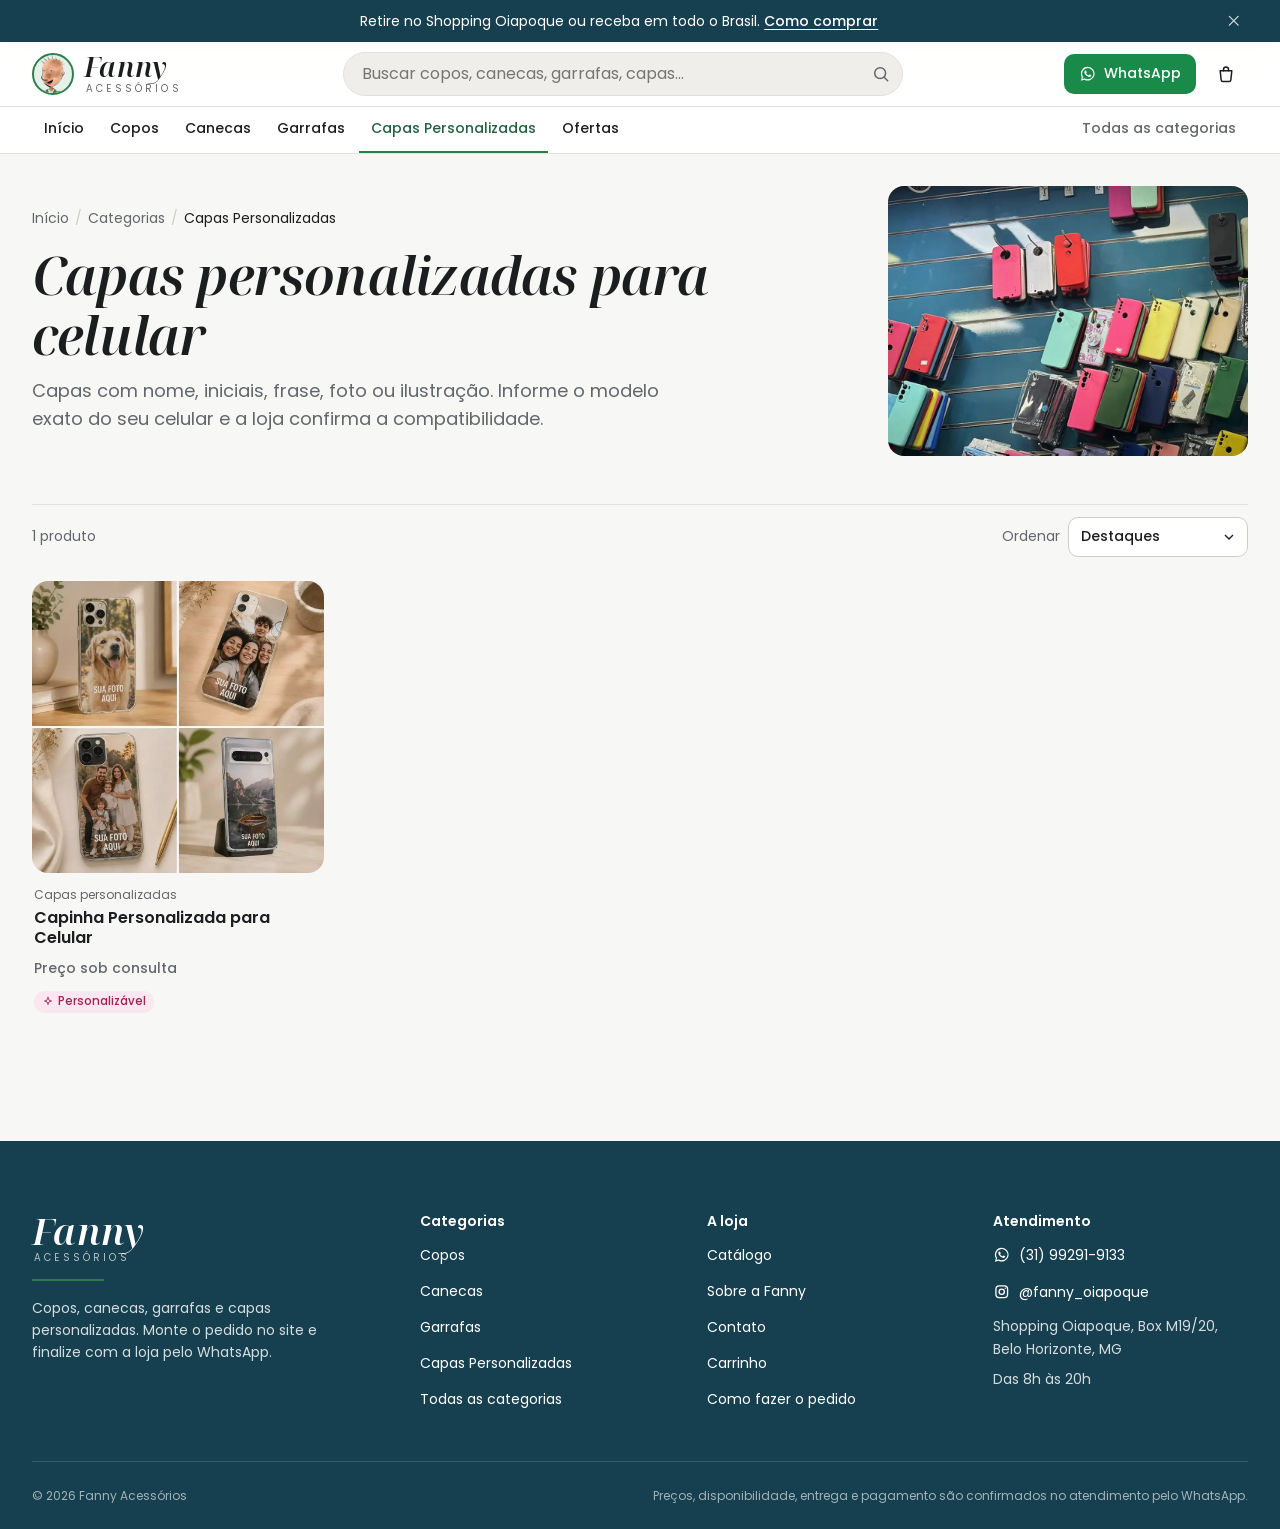
<file: categorias/capas-personalizadas/index.html>
<!doctype html>
<html lang="pt-BR">
<head>
<meta charset="utf-8">
<meta name="viewport" content="width=device-width, initial-scale=1, viewport-fit=cover">
<title>Capas personalizadas para celular | Fanny Acessórios</title>
<meta name="description" content="Capas com nome, iniciais, frase, foto ou ilustração. Informe o modelo exato do seu celular e a loja confirma a compatibilidade.">
<meta name="theme-color" content="#1E5468">
<link rel="canonical" href="https://fannypersonalizados.com.br/categorias/capas-personalizadas/">
<meta property="og:type" content="website">
<meta property="og:locale" content="pt_BR">
<meta property="og:site_name" content="Fanny Acessórios">
<meta property="og:title" content="Capas personalizadas para celular | Fanny Acessórios">
<meta property="og:description" content="Capas com nome, iniciais, frase, foto ou ilustração. Informe o modelo exato do seu celular e a loja confirma a compatibilidade.">
<meta property="og:image" content="https://fannypersonalizados.com.br/assets/img/categories/capas-personalizadas.webp">
<meta property="og:url" content="https://fannypersonalizados.com.br/categorias/capas-personalizadas/">
<meta name="twitter:card" content="summary_large_image">
<link rel="icon" href="../../favicon.svg" type="image/svg+xml">
<link rel="apple-touch-icon" href="../../assets/img/brand/apple-touch-icon.png">
<link rel="preload" href="../../assets/fonts/poppins-latin-400-normal.woff2" as="font" type="font/woff2" crossorigin>
<link rel="preload" href="../../assets/fonts/noto-serif-display-latin-600-italic.woff2" as="font" type="font/woff2" crossorigin>
<link rel="stylesheet" href="../../assets/css/fonts.css">
<link rel="stylesheet" href="../../assets/css/tokens.css">
<link rel="stylesheet" href="../../assets/css/base.css">
<link rel="stylesheet" href="../../assets/css/layout.css">
<link rel="stylesheet" href="../../assets/css/components.css">
<link rel="stylesheet" href="../../assets/css/catalog.css">
<link rel="stylesheet" href="../../assets/css/cart.css">
<link rel="stylesheet" href="../../assets/css/responsive.css">
<script type="module" src="../../assets/js/main.js"></script>

</head>
<body data-page="category" data-category="capas-personalizadas">
<a class="skip" href="#conteudo">Pular para o conteúdo</a>
<div class="announce"><div class="container"><p>Retire no Shopping Oiapoque ou receba em todo o Brasil. <a href="../../contato/#como-comprar">Como comprar</a></p><button type="button" data-announcement-close aria-label="Fechar aviso"><svg class="icon" viewBox="0 0 24 24" width="24" height="24" aria-hidden="true" focusable="false" fill="none" stroke="currentColor" stroke-width="1.8" stroke-linecap="round" stroke-linejoin="round"><path d="M6 6l12 12M18 6 6 18"/></svg></button></div></div>
<header class="site-header">
  <div class="container header__row">
    <button type="button" class="icon-btn header__menu" data-nav-toggle aria-controls="mobile-nav" aria-expanded="false" aria-label="Abrir menu"><svg class="icon" viewBox="0 0 24 24" width="24" height="24" aria-hidden="true" focusable="false" fill="none" stroke="currentColor" stroke-width="1.8" stroke-linecap="round" stroke-linejoin="round"><path d="M4 7h16M4 12h16M4 17h16"/></svg></button>
    <a class="brand" href="../../" aria-label="Fanny Acessórios, página inicial"><picture><source srcset="../../assets/img/brand/fanny-avatar.webp" type="image/webp"><img class="brand__avatar" src="../../assets/img/brand/fanny-avatar.png" alt="" width="42" height="42"></picture><span class="brand__text"><span class="brand__word">Fanny</span><span class="brand__sub">acessórios</span></span></a>
    <form class="search" role="search" action="../../busca/" data-search-form>
      <label class="sr-only" for="q-top">Buscar produtos</label>
      <input id="q-top" type="search" name="q" placeholder="Buscar copos, canecas, garrafas, capas…" autocomplete="off" role="combobox" aria-autocomplete="list" aria-controls="suggest-top" aria-expanded="false">
      <button class="search__btn" type="submit" aria-label="Buscar"><svg class="icon" viewBox="0 0 24 24" width="24" height="24" aria-hidden="true" focusable="false" fill="none" stroke="currentColor" stroke-width="1.8" stroke-linecap="round" stroke-linejoin="round"><circle cx="11" cy="11" r="6.5"/><path d="m20 20-4.2-4.2"/></svg></button>
      <ul class="suggest" id="suggest-top" role="listbox" aria-label="Sugestões" data-suggest hidden></ul>
    </form>
    <div class="header__actions">
      <a class="icon-btn header__search-link" href="../../busca/" aria-label="Buscar produtos"><svg class="icon" viewBox="0 0 24 24" width="24" height="24" aria-hidden="true" focusable="false" fill="none" stroke="currentColor" stroke-width="1.8" stroke-linecap="round" stroke-linejoin="round"><circle cx="11" cy="11" r="6.5"/><path d="m20 20-4.2-4.2"/></svg></a>
      <a class="btn btn--wa btn--sm header__wa" href="https://wa.me/5531992919133?text=Ol%C3%A1%2C%20Fanny!%20Vim%20pelo%20site%20e%20gostaria%20de%20mais%20informa%C3%A7%C3%B5es." target="_blank" rel="noopener"><svg class="icon" viewBox="0 0 24 24" width="24" height="24" aria-hidden="true" focusable="false" fill="currentColor"><path d="M12.04 2.5a9.4 9.4 0 0 0-8.1 14.2L2.6 21.5l4.9-1.3a9.4 9.4 0 1 0 4.54-17.7zm0 17.2a7.8 7.8 0 0 1-3.98-1.09l-.29-.17-2.9.76.78-2.83-.19-.3a7.8 7.8 0 1 1 6.58 3.63zm4.28-5.84c-.23-.12-1.38-.68-1.6-.76-.21-.08-.37-.12-.53.12-.15.23-.6.76-.74.92-.14.15-.27.17-.5.06a6.4 6.4 0 0 1-1.88-1.16 7.1 7.1 0 0 1-1.3-1.62c-.14-.23 0-.36.1-.47.11-.11.24-.27.35-.41.12-.14.16-.23.24-.39.08-.15.04-.29-.02-.4-.06-.12-.53-1.27-.72-1.74-.19-.46-.38-.39-.53-.4h-.45a.86.86 0 0 0-.62.29 2.6 2.6 0 0 0-.82 1.95 4.5 4.5 0 0 0 .95 2.4 10.4 10.4 0 0 0 3.97 3.5c.55.24.99.38 1.32.49.56.18 1.06.15 1.46.09.45-.07 1.38-.56 1.57-1.1.2-.55.2-1.01.14-1.11-.06-.1-.21-.16-.44-.27z"/></svg><span>WhatsApp</span></a>
      <a class="icon-btn cart-btn" href="../../carrinho/" data-open-cart data-cart-label aria-label="Carrinho"><svg class="icon" viewBox="0 0 24 24" width="24" height="24" aria-hidden="true" focusable="false" fill="none" stroke="currentColor" stroke-width="1.8" stroke-linecap="round" stroke-linejoin="round"><path d="M5 8h14l-1.2 11.2a2 2 0 0 1-2 1.8H8.2a2 2 0 0 1-2-1.8L5 8z"/><path d="M9 8V6.5a3 3 0 0 1 6 0V8"/></svg><span class="count" data-cart-count hidden>0</span></a>
    </div>
  </div>
  <nav class="mainnav" aria-label="Categorias">
    <ul class="container mainnav__list">
      <li><a href="../../">Início</a></li>
      <li><a href="../../categorias/copos/">Copos</a></li>
      <li><a href="../../categorias/canecas/">Canecas</a></li>
      <li><a href="../../categorias/garrafas/">Garrafas</a></li>
      <li><a href="../../categorias/capas-personalizadas/" aria-current="page">Capas Personalizadas</a></li>
      
      <li><a href="../../ofertas/">Ofertas</a></li>
      <li class="mainnav__all"><a href="../../categorias/">Todas as categorias</a></li>
    </ul>
  </nav>
</header>
<div class="mobile-nav" id="mobile-nav" hidden>
  <div class="mobile-nav__scrim" data-nav-close></div>
  <nav class="mobile-nav__panel" aria-label="Menu">
    <div class="mobile-nav__head"><span class="brand__word">Fanny</span><button type="button" class="icon-btn" data-nav-close aria-label="Fechar menu"><svg class="icon" viewBox="0 0 24 24" width="24" height="24" aria-hidden="true" focusable="false" fill="none" stroke="currentColor" stroke-width="1.8" stroke-linecap="round" stroke-linejoin="round"><path d="M6 6l12 12M18 6 6 18"/></svg></button></div>
    <div class="mobile-nav__body">
      <ul>
        <li><a href="../../"><span class="mega__icon"><svg class="icon" viewBox="0 0 24 24" width="24" height="24" aria-hidden="true" focusable="false" fill="none" stroke="currentColor" stroke-width="1.8" stroke-linecap="round" stroke-linejoin="round"><path d="M4 11 12 4l8 7v8a1 1 0 0 1-1 1h-5v-6h-4v6H5a1 1 0 0 1-1-1z"/></svg></span>Início</a></li>
        <li><a href="../../catalogo/"><span class="mega__icon"><svg class="icon" viewBox="0 0 24 24" width="24" height="24" aria-hidden="true" focusable="false" fill="none" stroke="currentColor" stroke-width="1.8" stroke-linecap="round" stroke-linejoin="round"><rect x="4" y="4" width="7" height="7" rx="1.5"/><rect x="13" y="4" width="7" height="7" rx="1.5"/><rect x="4" y="13" width="7" height="7" rx="1.5"/><rect x="13" y="13" width="7" height="7" rx="1.5"/></svg></span>Catálogo completo</a></li>
        <li><a href="../../busca/"><span class="mega__icon"><svg class="icon" viewBox="0 0 24 24" width="24" height="24" aria-hidden="true" focusable="false" fill="none" stroke="currentColor" stroke-width="1.8" stroke-linecap="round" stroke-linejoin="round"><circle cx="11" cy="11" r="6.5"/><path d="m20 20-4.2-4.2"/></svg></span>Buscar produtos</a></li>
      </ul>
      <h2>Categorias</h2>
      <ul>
        <li><a href="../../categorias/copos/"><span class="mega__icon"><svg class="icon" viewBox="0 0 24 24" width="24" height="24" aria-hidden="true" focusable="false"><use href="../../assets/icons/categorias.svg#i-cup" width="24" height="24"/></svg></span>Copos</a></li>
        <li><a href="../../categorias/canecas/"><span class="mega__icon"><svg class="icon" viewBox="0 0 24 24" width="24" height="24" aria-hidden="true" focusable="false"><use href="../../assets/icons/categorias.svg#i-mug" width="24" height="24"/></svg></span>Canecas</a></li>
        <li><a href="../../categorias/garrafas/"><span class="mega__icon"><svg class="icon" viewBox="0 0 24 24" width="24" height="24" aria-hidden="true" focusable="false"><use href="../../assets/icons/categorias.svg#i-bottle" width="24" height="24"/></svg></span>Garrafas</a></li>
        <li><a href="../../categorias/capas-personalizadas/"><span class="mega__icon"><svg class="icon" viewBox="0 0 24 24" width="24" height="24" aria-hidden="true" focusable="false"><use href="../../assets/icons/categorias.svg#i-phone" width="24" height="24"/></svg></span>Capas Personalizadas</a></li>
        <li><a href="../../ofertas/"><span class="mega__icon"><svg class="icon" viewBox="0 0 24 24" width="24" height="24" aria-hidden="true" focusable="false" fill="none" stroke="currentColor" stroke-width="1.8" stroke-linecap="round" stroke-linejoin="round"><path d="M12 3c.6 4.6 2.4 6.4 7 7-4.6.6-6.4 2.4-7 7-.6-4.6-2.4-6.4-7-7 4.6-.6 6.4-2.4 7-7z"/></svg></span>Ofertas</a></li>
      </ul>
      <h2>A loja</h2>
      <ul>
        <li><a href="../../sobre/"><span class="mega__icon"><svg class="icon" viewBox="0 0 24 24" width="24" height="24" aria-hidden="true" focusable="false" fill="none" stroke="currentColor" stroke-width="1.8" stroke-linecap="round" stroke-linejoin="round"><circle cx="12" cy="12" r="8.5"/><path d="M12 11v5M12 8h.01"/></svg></span>Sobre a Fanny</a></li>
        <li><a href="../../contato/"><span class="mega__icon"><svg class="icon" viewBox="0 0 24 24" width="24" height="24" aria-hidden="true" focusable="false" fill="currentColor"><path d="M12.04 2.5a9.4 9.4 0 0 0-8.1 14.2L2.6 21.5l4.9-1.3a9.4 9.4 0 1 0 4.54-17.7zm0 17.2a7.8 7.8 0 0 1-3.98-1.09l-.29-.17-2.9.76.78-2.83-.19-.3a7.8 7.8 0 1 1 6.58 3.63zm4.28-5.84c-.23-.12-1.38-.68-1.6-.76-.21-.08-.37-.12-.53.12-.15.23-.6.76-.74.92-.14.15-.27.17-.5.06a6.4 6.4 0 0 1-1.88-1.16 7.1 7.1 0 0 1-1.3-1.62c-.14-.23 0-.36.1-.47.11-.11.24-.27.35-.41.12-.14.16-.23.24-.39.08-.15.04-.29-.02-.4-.06-.12-.53-1.27-.72-1.74-.19-.46-.38-.39-.53-.4h-.45a.86.86 0 0 0-.62.29 2.6 2.6 0 0 0-.82 1.95 4.5 4.5 0 0 0 .95 2.4 10.4 10.4 0 0 0 3.97 3.5c.55.24.99.38 1.32.49.56.18 1.06.15 1.46.09.45-.07 1.38-.56 1.57-1.1.2-.55.2-1.01.14-1.11-.06-.1-.21-.16-.44-.27z"/></svg></span>Contato</a></li>
        <li><a href="https://www.instagram.com/fanny_oiapoque/" target="_blank" rel="noopener"><span class="mega__icon"><svg class="icon" viewBox="0 0 24 24" width="24" height="24" aria-hidden="true" focusable="false" fill="none" stroke="currentColor" stroke-width="1.8" stroke-linecap="round" stroke-linejoin="round"><rect x="4" y="4" width="16" height="16" rx="4.5"/><circle cx="12" cy="12" r="3.6"/><path d="M16.8 7.2h.01"/></svg></span>@fanny_oiapoque</a></li>
      </ul>
    </div>
  </nav>
</div>
<main id="conteudo">
<div class="container">
  <header class="page-head page-head--split">
    <div>
      <nav class="crumbs" aria-label="Você está em"><ol><li><a href="../../">Início</a></li><li><a href="../../categorias/">Categorias</a></li><li aria-current="page">Capas Personalizadas</li></ol></nav>
      <h1>Capas personalizadas para celular</h1>
      <p>Capas com nome, iniciais, frase, foto ou ilustração. Informe o modelo exato do seu celular e a loja confirma a compatibilidade.</p>
    </div>
    <img class="page-head__img" src="../../assets/img/categories/capas-personalizadas.webp" alt="" width="960" height="720">
  </header>
  
  <section class="listing" data-listing data-scope="category" data-category="capas-personalizadas" aria-label="Produtos de Capas Personalizadas" style="margin-top:var(--space-5)"></section>
</div>
<noscript><div class="container"><p class="notice">Ative o JavaScript para filtrar produtos e usar o carrinho. Você também pode pedir pelo <a href="https://wa.me/5531992919133?text=Ol%C3%A1%2C%20Fanny!%20Vim%20pelo%20site%20e%20gostaria%20de%20mais%20informa%C3%A7%C3%B5es.">WhatsApp</a>.</p><ul><li><a href="../../produto/?id=capinha-personalizada">Capinha Personalizada para Celular</a></li></ul></div></noscript>
<p class="notice container" data-js-error hidden>Não foi possível carregar esta parte da página. Recarregue ou fale com a loja pelo WhatsApp.</p>
</main>
<footer class="site-footer">
  <div class="container">
    <div class="footer__grid">
      <div class="footer__brand">
        <span class="brand__text"><span class="brand__word">Fanny</span><span class="brand__sub">acessórios</span></span>
        <span class="footer__rule"></span>
        <p>Copos, canecas, garrafas e capas personalizadas. Monte o pedido no site e finalize com a loja pelo WhatsApp.</p>
      </div>
      <div>
        <h2>Categorias</h2>
        <ul><li><a href="../../categorias/copos/">Copos</a></li><li><a href="../../categorias/canecas/">Canecas</a></li><li><a href="../../categorias/garrafas/">Garrafas</a></li><li><a href="../../categorias/capas-personalizadas/">Capas Personalizadas</a></li><li><a href="../../categorias/">Todas as categorias</a></li></ul>
      </div>
      <div>
        <h2>A loja</h2>
        <ul>
          <li><a href="../../catalogo/">Catálogo</a></li>
          <li><a href="../../sobre/">Sobre a Fanny</a></li>
          <li><a href="../../contato/">Contato</a></li>
          <li><a href="../../carrinho/">Carrinho</a></li>
          <li><a href="../../carrinho/#como-funciona">Como fazer o pedido</a></li>
        </ul>
      </div>
      <div>
        <h2>Atendimento</h2>
        <ul>
          <li><a href="https://wa.me/5531992919133?text=Ol%C3%A1%2C%20Fanny!%20Vim%20pelo%20site%20e%20gostaria%20de%20mais%20informa%C3%A7%C3%B5es." target="_blank" rel="noopener"><svg class="icon" viewBox="0 0 24 24" width="24" height="24" aria-hidden="true" focusable="false" fill="currentColor"><path d="M12.04 2.5a9.4 9.4 0 0 0-8.1 14.2L2.6 21.5l4.9-1.3a9.4 9.4 0 1 0 4.54-17.7zm0 17.2a7.8 7.8 0 0 1-3.98-1.09l-.29-.17-2.9.76.78-2.83-.19-.3a7.8 7.8 0 1 1 6.58 3.63zm4.28-5.84c-.23-.12-1.38-.68-1.6-.76-.21-.08-.37-.12-.53.12-.15.23-.6.76-.74.92-.14.15-.27.17-.5.06a6.4 6.4 0 0 1-1.88-1.16 7.1 7.1 0 0 1-1.3-1.62c-.14-.23 0-.36.1-.47.11-.11.24-.27.35-.41.12-.14.16-.23.24-.39.08-.15.04-.29-.02-.4-.06-.12-.53-1.27-.72-1.74-.19-.46-.38-.39-.53-.4h-.45a.86.86 0 0 0-.62.29 2.6 2.6 0 0 0-.82 1.95 4.5 4.5 0 0 0 .95 2.4 10.4 10.4 0 0 0 3.97 3.5c.55.24.99.38 1.32.49.56.18 1.06.15 1.46.09.45-.07 1.38-.56 1.57-1.1.2-.55.2-1.01.14-1.11-.06-.1-.21-.16-.44-.27z"/></svg>(31) 99291-9133</a></li>
          <li><a href="https://www.instagram.com/fanny_oiapoque/" target="_blank" rel="noopener"><svg class="icon" viewBox="0 0 24 24" width="24" height="24" aria-hidden="true" focusable="false" fill="none" stroke="currentColor" stroke-width="1.8" stroke-linecap="round" stroke-linejoin="round"><rect x="4" y="4" width="16" height="16" rx="4.5"/><circle cx="12" cy="12" r="3.6"/><path d="M16.8 7.2h.01"/></svg>@fanny_oiapoque</a></li>
          <li>Shopping Oiapoque, Box M19/20, Belo Horizonte, MG</li>
          <li>Das 8h às 20h</li>
        </ul>
      </div>
    </div>
    <div class="footer__bottom">
      <span>© 2026 Fanny Acessórios</span>
      <span>Preços, disponibilidade, entrega e pagamento são confirmados no atendimento pelo WhatsApp.</span>
    </div>
  </div>
</footer>
<nav class="tabbar" aria-label="Atalhos">
  <a href="../../"><svg class="icon" viewBox="0 0 24 24" width="24" height="24" aria-hidden="true" focusable="false" fill="none" stroke="currentColor" stroke-width="1.8" stroke-linecap="round" stroke-linejoin="round"><path d="M4 11 12 4l8 7v8a1 1 0 0 1-1 1h-5v-6h-4v6H5a1 1 0 0 1-1-1z"/></svg><span>Início</span></a>
  <button type="button" data-nav-toggle aria-controls="mobile-nav" aria-expanded="false"><svg class="icon" viewBox="0 0 24 24" width="24" height="24" aria-hidden="true" focusable="false" fill="none" stroke="currentColor" stroke-width="1.8" stroke-linecap="round" stroke-linejoin="round"><rect x="4" y="4" width="7" height="7" rx="1.5"/><rect x="13" y="4" width="7" height="7" rx="1.5"/><rect x="4" y="13" width="7" height="7" rx="1.5"/><rect x="13" y="13" width="7" height="7" rx="1.5"/></svg><span>Categorias</span></button>
  <a href="../../busca/"><svg class="icon" viewBox="0 0 24 24" width="24" height="24" aria-hidden="true" focusable="false" fill="none" stroke="currentColor" stroke-width="1.8" stroke-linecap="round" stroke-linejoin="round"><circle cx="11" cy="11" r="6.5"/><path d="m20 20-4.2-4.2"/></svg><span>Buscar</span></a>
  <a href="../../carrinho/" data-open-cart data-cart-label><svg class="icon" viewBox="0 0 24 24" width="24" height="24" aria-hidden="true" focusable="false" fill="none" stroke="currentColor" stroke-width="1.8" stroke-linecap="round" stroke-linejoin="round"><path d="M5 8h14l-1.2 11.2a2 2 0 0 1-2 1.8H8.2a2 2 0 0 1-2-1.8L5 8z"/><path d="M9 8V6.5a3 3 0 0 1 6 0V8"/></svg><span>Carrinho</span><span class="count" data-cart-count hidden>0</span></a>
  <a class="tabbar__wa" href="https://wa.me/5531992919133?text=Ol%C3%A1%2C%20Fanny!%20Vim%20pelo%20site%20e%20gostaria%20de%20mais%20informa%C3%A7%C3%B5es." target="_blank" rel="noopener"><svg class="icon" viewBox="0 0 24 24" width="24" height="24" aria-hidden="true" focusable="false" fill="currentColor"><path d="M12.04 2.5a9.4 9.4 0 0 0-8.1 14.2L2.6 21.5l4.9-1.3a9.4 9.4 0 1 0 4.54-17.7zm0 17.2a7.8 7.8 0 0 1-3.98-1.09l-.29-.17-2.9.76.78-2.83-.19-.3a7.8 7.8 0 1 1 6.58 3.63zm4.28-5.84c-.23-.12-1.38-.68-1.6-.76-.21-.08-.37-.12-.53.12-.15.23-.6.76-.74.92-.14.15-.27.17-.5.06a6.4 6.4 0 0 1-1.88-1.16 7.1 7.1 0 0 1-1.3-1.62c-.14-.23 0-.36.1-.47.11-.11.24-.27.35-.41.12-.14.16-.23.24-.39.08-.15.04-.29-.02-.4-.06-.12-.53-1.27-.72-1.74-.19-.46-.38-.39-.53-.4h-.45a.86.86 0 0 0-.62.29 2.6 2.6 0 0 0-.82 1.95 4.5 4.5 0 0 0 .95 2.4 10.4 10.4 0 0 0 3.97 3.5c.55.24.99.38 1.32.49.56.18 1.06.15 1.46.09.45-.07 1.38-.56 1.57-1.1.2-.55.2-1.01.14-1.11-.06-.1-.21-.16-.44-.27z"/></svg><span>WhatsApp</span></a>
</nav>
</body>
</html>
</file>
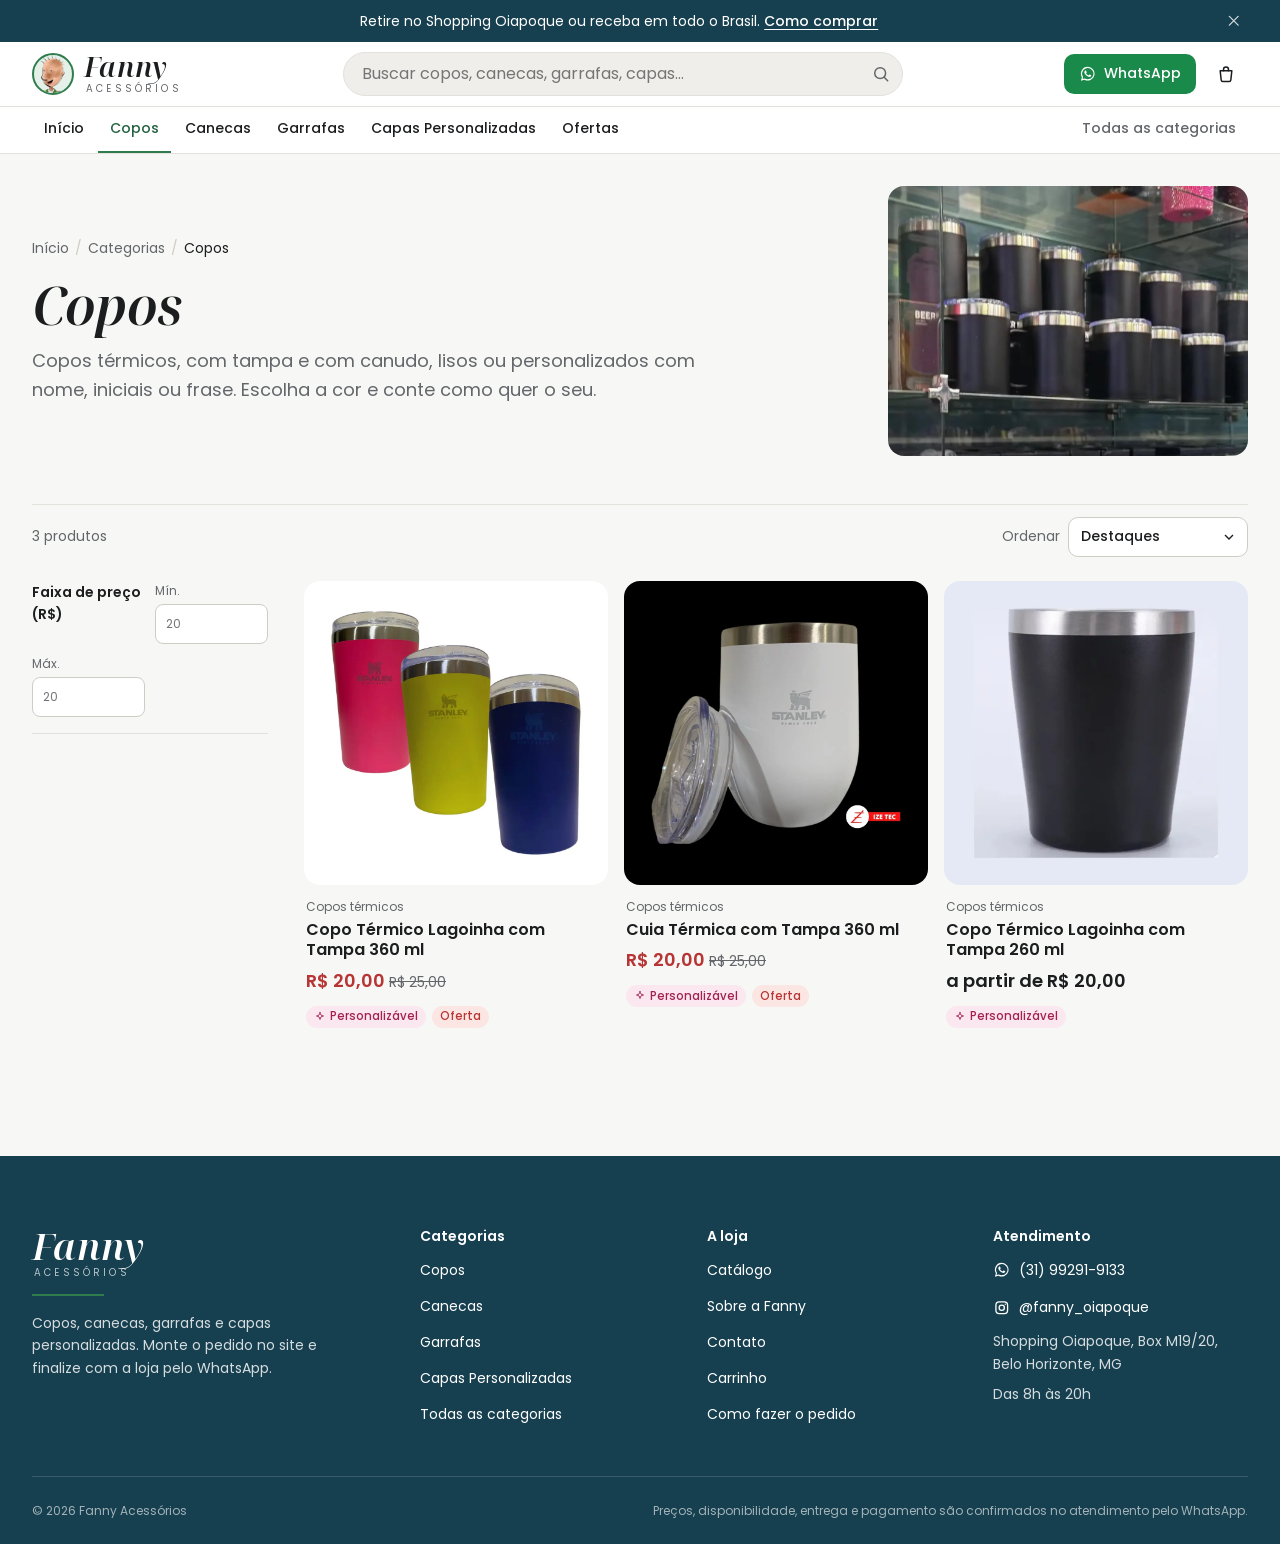
<file: categorias/copos/index.html>
<!doctype html>
<html lang="pt-BR">
<head>
<meta charset="utf-8">
<meta name="viewport" content="width=device-width, initial-scale=1, viewport-fit=cover">
<title>Copos | Fanny Acessórios</title>
<meta name="description" content="Copos térmicos, com tampa e com canudo, lisos ou personalizados com nome, iniciais ou frase. Escolha a cor e conte como quer o seu.">
<meta name="theme-color" content="#1E5468">
<link rel="canonical" href="https://fannypersonalizados.com.br/categorias/copos/">
<meta property="og:type" content="website">
<meta property="og:locale" content="pt_BR">
<meta property="og:site_name" content="Fanny Acessórios">
<meta property="og:title" content="Copos | Fanny Acessórios">
<meta property="og:description" content="Copos térmicos, com tampa e com canudo, lisos ou personalizados com nome, iniciais ou frase. Escolha a cor e conte como quer o seu.">
<meta property="og:image" content="https://fannypersonalizados.com.br/assets/img/categories/copos.webp">
<meta property="og:url" content="https://fannypersonalizados.com.br/categorias/copos/">
<meta name="twitter:card" content="summary_large_image">
<link rel="icon" href="../../favicon.svg" type="image/svg+xml">
<link rel="apple-touch-icon" href="../../assets/img/brand/apple-touch-icon.png">
<link rel="preload" href="../../assets/fonts/poppins-latin-400-normal.woff2" as="font" type="font/woff2" crossorigin>
<link rel="preload" href="../../assets/fonts/noto-serif-display-latin-600-italic.woff2" as="font" type="font/woff2" crossorigin>
<link rel="stylesheet" href="../../assets/css/fonts.css">
<link rel="stylesheet" href="../../assets/css/tokens.css">
<link rel="stylesheet" href="../../assets/css/base.css">
<link rel="stylesheet" href="../../assets/css/layout.css">
<link rel="stylesheet" href="../../assets/css/components.css">
<link rel="stylesheet" href="../../assets/css/catalog.css">
<link rel="stylesheet" href="../../assets/css/cart.css">
<link rel="stylesheet" href="../../assets/css/responsive.css">
<script type="module" src="../../assets/js/main.js"></script>

</head>
<body data-page="category" data-category="copos">
<a class="skip" href="#conteudo">Pular para o conteúdo</a>
<div class="announce"><div class="container"><p>Retire no Shopping Oiapoque ou receba em todo o Brasil. <a href="../../contato/#como-comprar">Como comprar</a></p><button type="button" data-announcement-close aria-label="Fechar aviso"><svg class="icon" viewBox="0 0 24 24" width="24" height="24" aria-hidden="true" focusable="false" fill="none" stroke="currentColor" stroke-width="1.8" stroke-linecap="round" stroke-linejoin="round"><path d="M6 6l12 12M18 6 6 18"/></svg></button></div></div>
<header class="site-header">
  <div class="container header__row">
    <button type="button" class="icon-btn header__menu" data-nav-toggle aria-controls="mobile-nav" aria-expanded="false" aria-label="Abrir menu"><svg class="icon" viewBox="0 0 24 24" width="24" height="24" aria-hidden="true" focusable="false" fill="none" stroke="currentColor" stroke-width="1.8" stroke-linecap="round" stroke-linejoin="round"><path d="M4 7h16M4 12h16M4 17h16"/></svg></button>
    <a class="brand" href="../../" aria-label="Fanny Acessórios, página inicial"><picture><source srcset="../../assets/img/brand/fanny-avatar.webp" type="image/webp"><img class="brand__avatar" src="../../assets/img/brand/fanny-avatar.png" alt="" width="42" height="42"></picture><span class="brand__text"><span class="brand__word">Fanny</span><span class="brand__sub">acessórios</span></span></a>
    <form class="search" role="search" action="../../busca/" data-search-form>
      <label class="sr-only" for="q-top">Buscar produtos</label>
      <input id="q-top" type="search" name="q" placeholder="Buscar copos, canecas, garrafas, capas…" autocomplete="off" role="combobox" aria-autocomplete="list" aria-controls="suggest-top" aria-expanded="false">
      <button class="search__btn" type="submit" aria-label="Buscar"><svg class="icon" viewBox="0 0 24 24" width="24" height="24" aria-hidden="true" focusable="false" fill="none" stroke="currentColor" stroke-width="1.8" stroke-linecap="round" stroke-linejoin="round"><circle cx="11" cy="11" r="6.5"/><path d="m20 20-4.2-4.2"/></svg></button>
      <ul class="suggest" id="suggest-top" role="listbox" aria-label="Sugestões" data-suggest hidden></ul>
    </form>
    <div class="header__actions">
      <a class="icon-btn header__search-link" href="../../busca/" aria-label="Buscar produtos"><svg class="icon" viewBox="0 0 24 24" width="24" height="24" aria-hidden="true" focusable="false" fill="none" stroke="currentColor" stroke-width="1.8" stroke-linecap="round" stroke-linejoin="round"><circle cx="11" cy="11" r="6.5"/><path d="m20 20-4.2-4.2"/></svg></a>
      <a class="btn btn--wa btn--sm header__wa" href="https://wa.me/5531992919133?text=Ol%C3%A1%2C%20Fanny!%20Vim%20pelo%20site%20e%20gostaria%20de%20mais%20informa%C3%A7%C3%B5es." target="_blank" rel="noopener"><svg class="icon" viewBox="0 0 24 24" width="24" height="24" aria-hidden="true" focusable="false" fill="currentColor"><path d="M12.04 2.5a9.4 9.4 0 0 0-8.1 14.2L2.6 21.5l4.9-1.3a9.4 9.4 0 1 0 4.54-17.7zm0 17.2a7.8 7.8 0 0 1-3.98-1.09l-.29-.17-2.9.76.78-2.83-.19-.3a7.8 7.8 0 1 1 6.58 3.63zm4.28-5.84c-.23-.12-1.38-.68-1.6-.76-.21-.08-.37-.12-.53.12-.15.23-.6.76-.74.92-.14.15-.27.17-.5.06a6.4 6.4 0 0 1-1.88-1.16 7.1 7.1 0 0 1-1.3-1.62c-.14-.23 0-.36.1-.47.11-.11.24-.27.35-.41.12-.14.16-.23.24-.39.08-.15.04-.29-.02-.4-.06-.12-.53-1.27-.72-1.74-.19-.46-.38-.39-.53-.4h-.45a.86.86 0 0 0-.62.29 2.6 2.6 0 0 0-.82 1.95 4.5 4.5 0 0 0 .95 2.4 10.4 10.4 0 0 0 3.97 3.5c.55.24.99.38 1.32.49.56.18 1.06.15 1.46.09.45-.07 1.38-.56 1.57-1.1.2-.55.2-1.01.14-1.11-.06-.1-.21-.16-.44-.27z"/></svg><span>WhatsApp</span></a>
      <a class="icon-btn cart-btn" href="../../carrinho/" data-open-cart data-cart-label aria-label="Carrinho"><svg class="icon" viewBox="0 0 24 24" width="24" height="24" aria-hidden="true" focusable="false" fill="none" stroke="currentColor" stroke-width="1.8" stroke-linecap="round" stroke-linejoin="round"><path d="M5 8h14l-1.2 11.2a2 2 0 0 1-2 1.8H8.2a2 2 0 0 1-2-1.8L5 8z"/><path d="M9 8V6.5a3 3 0 0 1 6 0V8"/></svg><span class="count" data-cart-count hidden>0</span></a>
    </div>
  </div>
  <nav class="mainnav" aria-label="Categorias">
    <ul class="container mainnav__list">
      <li><a href="../../">Início</a></li>
      <li><a href="../../categorias/copos/" aria-current="page">Copos</a></li>
      <li><a href="../../categorias/canecas/">Canecas</a></li>
      <li><a href="../../categorias/garrafas/">Garrafas</a></li>
      <li><a href="../../categorias/capas-personalizadas/">Capas Personalizadas</a></li>
      
      <li><a href="../../ofertas/">Ofertas</a></li>
      <li class="mainnav__all"><a href="../../categorias/">Todas as categorias</a></li>
    </ul>
  </nav>
</header>
<div class="mobile-nav" id="mobile-nav" hidden>
  <div class="mobile-nav__scrim" data-nav-close></div>
  <nav class="mobile-nav__panel" aria-label="Menu">
    <div class="mobile-nav__head"><span class="brand__word">Fanny</span><button type="button" class="icon-btn" data-nav-close aria-label="Fechar menu"><svg class="icon" viewBox="0 0 24 24" width="24" height="24" aria-hidden="true" focusable="false" fill="none" stroke="currentColor" stroke-width="1.8" stroke-linecap="round" stroke-linejoin="round"><path d="M6 6l12 12M18 6 6 18"/></svg></button></div>
    <div class="mobile-nav__body">
      <ul>
        <li><a href="../../"><span class="mega__icon"><svg class="icon" viewBox="0 0 24 24" width="24" height="24" aria-hidden="true" focusable="false" fill="none" stroke="currentColor" stroke-width="1.8" stroke-linecap="round" stroke-linejoin="round"><path d="M4 11 12 4l8 7v8a1 1 0 0 1-1 1h-5v-6h-4v6H5a1 1 0 0 1-1-1z"/></svg></span>Início</a></li>
        <li><a href="../../catalogo/"><span class="mega__icon"><svg class="icon" viewBox="0 0 24 24" width="24" height="24" aria-hidden="true" focusable="false" fill="none" stroke="currentColor" stroke-width="1.8" stroke-linecap="round" stroke-linejoin="round"><rect x="4" y="4" width="7" height="7" rx="1.5"/><rect x="13" y="4" width="7" height="7" rx="1.5"/><rect x="4" y="13" width="7" height="7" rx="1.5"/><rect x="13" y="13" width="7" height="7" rx="1.5"/></svg></span>Catálogo completo</a></li>
        <li><a href="../../busca/"><span class="mega__icon"><svg class="icon" viewBox="0 0 24 24" width="24" height="24" aria-hidden="true" focusable="false" fill="none" stroke="currentColor" stroke-width="1.8" stroke-linecap="round" stroke-linejoin="round"><circle cx="11" cy="11" r="6.5"/><path d="m20 20-4.2-4.2"/></svg></span>Buscar produtos</a></li>
      </ul>
      <h2>Categorias</h2>
      <ul>
        <li><a href="../../categorias/copos/"><span class="mega__icon"><svg class="icon" viewBox="0 0 24 24" width="24" height="24" aria-hidden="true" focusable="false"><use href="../../assets/icons/categorias.svg#i-cup" width="24" height="24"/></svg></span>Copos</a></li>
        <li><a href="../../categorias/canecas/"><span class="mega__icon"><svg class="icon" viewBox="0 0 24 24" width="24" height="24" aria-hidden="true" focusable="false"><use href="../../assets/icons/categorias.svg#i-mug" width="24" height="24"/></svg></span>Canecas</a></li>
        <li><a href="../../categorias/garrafas/"><span class="mega__icon"><svg class="icon" viewBox="0 0 24 24" width="24" height="24" aria-hidden="true" focusable="false"><use href="../../assets/icons/categorias.svg#i-bottle" width="24" height="24"/></svg></span>Garrafas</a></li>
        <li><a href="../../categorias/capas-personalizadas/"><span class="mega__icon"><svg class="icon" viewBox="0 0 24 24" width="24" height="24" aria-hidden="true" focusable="false"><use href="../../assets/icons/categorias.svg#i-phone" width="24" height="24"/></svg></span>Capas Personalizadas</a></li>
        <li><a href="../../ofertas/"><span class="mega__icon"><svg class="icon" viewBox="0 0 24 24" width="24" height="24" aria-hidden="true" focusable="false" fill="none" stroke="currentColor" stroke-width="1.8" stroke-linecap="round" stroke-linejoin="round"><path d="M12 3c.6 4.6 2.4 6.4 7 7-4.6.6-6.4 2.4-7 7-.6-4.6-2.4-6.4-7-7 4.6-.6 6.4-2.4 7-7z"/></svg></span>Ofertas</a></li>
      </ul>
      <h2>A loja</h2>
      <ul>
        <li><a href="../../sobre/"><span class="mega__icon"><svg class="icon" viewBox="0 0 24 24" width="24" height="24" aria-hidden="true" focusable="false" fill="none" stroke="currentColor" stroke-width="1.8" stroke-linecap="round" stroke-linejoin="round"><circle cx="12" cy="12" r="8.5"/><path d="M12 11v5M12 8h.01"/></svg></span>Sobre a Fanny</a></li>
        <li><a href="../../contato/"><span class="mega__icon"><svg class="icon" viewBox="0 0 24 24" width="24" height="24" aria-hidden="true" focusable="false" fill="currentColor"><path d="M12.04 2.5a9.4 9.4 0 0 0-8.1 14.2L2.6 21.5l4.9-1.3a9.4 9.4 0 1 0 4.54-17.7zm0 17.2a7.8 7.8 0 0 1-3.98-1.09l-.29-.17-2.9.76.78-2.83-.19-.3a7.8 7.8 0 1 1 6.58 3.63zm4.28-5.84c-.23-.12-1.38-.68-1.6-.76-.21-.08-.37-.12-.53.12-.15.23-.6.76-.74.92-.14.15-.27.17-.5.06a6.4 6.4 0 0 1-1.88-1.16 7.1 7.1 0 0 1-1.3-1.62c-.14-.23 0-.36.1-.47.11-.11.24-.27.35-.41.12-.14.16-.23.24-.39.08-.15.04-.29-.02-.4-.06-.12-.53-1.27-.72-1.74-.19-.46-.38-.39-.53-.4h-.45a.86.86 0 0 0-.62.29 2.6 2.6 0 0 0-.82 1.95 4.5 4.5 0 0 0 .95 2.4 10.4 10.4 0 0 0 3.97 3.5c.55.24.99.38 1.32.49.56.18 1.06.15 1.46.09.45-.07 1.38-.56 1.57-1.1.2-.55.2-1.01.14-1.11-.06-.1-.21-.16-.44-.27z"/></svg></span>Contato</a></li>
        <li><a href="https://www.instagram.com/fanny_oiapoque/" target="_blank" rel="noopener"><span class="mega__icon"><svg class="icon" viewBox="0 0 24 24" width="24" height="24" aria-hidden="true" focusable="false" fill="none" stroke="currentColor" stroke-width="1.8" stroke-linecap="round" stroke-linejoin="round"><rect x="4" y="4" width="16" height="16" rx="4.5"/><circle cx="12" cy="12" r="3.6"/><path d="M16.8 7.2h.01"/></svg></span>@fanny_oiapoque</a></li>
      </ul>
    </div>
  </nav>
</div>
<main id="conteudo">
<div class="container">
  <header class="page-head page-head--split">
    <div>
      <nav class="crumbs" aria-label="Você está em"><ol><li><a href="../../">Início</a></li><li><a href="../../categorias/">Categorias</a></li><li aria-current="page">Copos</li></ol></nav>
      <h1>Copos</h1>
      <p>Copos térmicos, com tampa e com canudo, lisos ou personalizados com nome, iniciais ou frase. Escolha a cor e conte como quer o seu.</p>
    </div>
    <img class="page-head__img" src="../../assets/img/categories/copos.webp" alt="" width="960" height="720">
  </header>
  
  <section class="listing" data-listing data-scope="category" data-category="copos" aria-label="Produtos de Copos" style="margin-top:var(--space-5)"></section>
</div>
<noscript><div class="container"><p class="notice">Ative o JavaScript para filtrar produtos e usar o carrinho. Você também pode pedir pelo <a href="https://wa.me/5531992919133?text=Ol%C3%A1%2C%20Fanny!%20Vim%20pelo%20site%20e%20gostaria%20de%20mais%20informa%C3%A7%C3%B5es.">WhatsApp</a>.</p><ul><li><a href="../../produto/?id=copo-termico-lagoinha-360ml">Copo Térmico Lagoinha com Tampa 360 ml</a></li><li><a href="../../produto/?id=cuia-termica-360ml">Cuia Térmica com Tampa 360 ml</a></li><li><a href="../../produto/?id=copo-termico-lagoinha-260ml">Copo Térmico Lagoinha com Tampa 260 ml</a></li></ul></div></noscript>
<p class="notice container" data-js-error hidden>Não foi possível carregar esta parte da página. Recarregue ou fale com a loja pelo WhatsApp.</p>
</main>
<footer class="site-footer">
  <div class="container">
    <div class="footer__grid">
      <div class="footer__brand">
        <span class="brand__text"><span class="brand__word">Fanny</span><span class="brand__sub">acessórios</span></span>
        <span class="footer__rule"></span>
        <p>Copos, canecas, garrafas e capas personalizadas. Monte o pedido no site e finalize com a loja pelo WhatsApp.</p>
      </div>
      <div>
        <h2>Categorias</h2>
        <ul><li><a href="../../categorias/copos/">Copos</a></li><li><a href="../../categorias/canecas/">Canecas</a></li><li><a href="../../categorias/garrafas/">Garrafas</a></li><li><a href="../../categorias/capas-personalizadas/">Capas Personalizadas</a></li><li><a href="../../categorias/">Todas as categorias</a></li></ul>
      </div>
      <div>
        <h2>A loja</h2>
        <ul>
          <li><a href="../../catalogo/">Catálogo</a></li>
          <li><a href="../../sobre/">Sobre a Fanny</a></li>
          <li><a href="../../contato/">Contato</a></li>
          <li><a href="../../carrinho/">Carrinho</a></li>
          <li><a href="../../carrinho/#como-funciona">Como fazer o pedido</a></li>
        </ul>
      </div>
      <div>
        <h2>Atendimento</h2>
        <ul>
          <li><a href="https://wa.me/5531992919133?text=Ol%C3%A1%2C%20Fanny!%20Vim%20pelo%20site%20e%20gostaria%20de%20mais%20informa%C3%A7%C3%B5es." target="_blank" rel="noopener"><svg class="icon" viewBox="0 0 24 24" width="24" height="24" aria-hidden="true" focusable="false" fill="currentColor"><path d="M12.04 2.5a9.4 9.4 0 0 0-8.1 14.2L2.6 21.5l4.9-1.3a9.4 9.4 0 1 0 4.54-17.7zm0 17.2a7.8 7.8 0 0 1-3.98-1.09l-.29-.17-2.9.76.78-2.83-.19-.3a7.8 7.8 0 1 1 6.58 3.63zm4.28-5.84c-.23-.12-1.38-.68-1.6-.76-.21-.08-.37-.12-.53.12-.15.23-.6.76-.74.92-.14.15-.27.17-.5.06a6.4 6.4 0 0 1-1.88-1.16 7.1 7.1 0 0 1-1.3-1.62c-.14-.23 0-.36.1-.47.11-.11.24-.27.35-.41.12-.14.16-.23.24-.39.08-.15.04-.29-.02-.4-.06-.12-.53-1.27-.72-1.74-.19-.46-.38-.39-.53-.4h-.45a.86.86 0 0 0-.62.29 2.6 2.6 0 0 0-.82 1.95 4.5 4.5 0 0 0 .95 2.4 10.4 10.4 0 0 0 3.97 3.5c.55.24.99.38 1.32.49.56.18 1.06.15 1.46.09.45-.07 1.38-.56 1.57-1.1.2-.55.2-1.01.14-1.11-.06-.1-.21-.16-.44-.27z"/></svg>(31) 99291-9133</a></li>
          <li><a href="https://www.instagram.com/fanny_oiapoque/" target="_blank" rel="noopener"><svg class="icon" viewBox="0 0 24 24" width="24" height="24" aria-hidden="true" focusable="false" fill="none" stroke="currentColor" stroke-width="1.8" stroke-linecap="round" stroke-linejoin="round"><rect x="4" y="4" width="16" height="16" rx="4.5"/><circle cx="12" cy="12" r="3.6"/><path d="M16.8 7.2h.01"/></svg>@fanny_oiapoque</a></li>
          <li>Shopping Oiapoque, Box M19/20, Belo Horizonte, MG</li>
          <li>Das 8h às 20h</li>
        </ul>
      </div>
    </div>
    <div class="footer__bottom">
      <span>© 2026 Fanny Acessórios</span>
      <span>Preços, disponibilidade, entrega e pagamento são confirmados no atendimento pelo WhatsApp.</span>
    </div>
  </div>
</footer>
<nav class="tabbar" aria-label="Atalhos">
  <a href="../../"><svg class="icon" viewBox="0 0 24 24" width="24" height="24" aria-hidden="true" focusable="false" fill="none" stroke="currentColor" stroke-width="1.8" stroke-linecap="round" stroke-linejoin="round"><path d="M4 11 12 4l8 7v8a1 1 0 0 1-1 1h-5v-6h-4v6H5a1 1 0 0 1-1-1z"/></svg><span>Início</span></a>
  <button type="button" data-nav-toggle aria-controls="mobile-nav" aria-expanded="false"><svg class="icon" viewBox="0 0 24 24" width="24" height="24" aria-hidden="true" focusable="false" fill="none" stroke="currentColor" stroke-width="1.8" stroke-linecap="round" stroke-linejoin="round"><rect x="4" y="4" width="7" height="7" rx="1.5"/><rect x="13" y="4" width="7" height="7" rx="1.5"/><rect x="4" y="13" width="7" height="7" rx="1.5"/><rect x="13" y="13" width="7" height="7" rx="1.5"/></svg><span>Categorias</span></button>
  <a href="../../busca/"><svg class="icon" viewBox="0 0 24 24" width="24" height="24" aria-hidden="true" focusable="false" fill="none" stroke="currentColor" stroke-width="1.8" stroke-linecap="round" stroke-linejoin="round"><circle cx="11" cy="11" r="6.5"/><path d="m20 20-4.2-4.2"/></svg><span>Buscar</span></a>
  <a href="../../carrinho/" data-open-cart data-cart-label><svg class="icon" viewBox="0 0 24 24" width="24" height="24" aria-hidden="true" focusable="false" fill="none" stroke="currentColor" stroke-width="1.8" stroke-linecap="round" stroke-linejoin="round"><path d="M5 8h14l-1.2 11.2a2 2 0 0 1-2 1.8H8.2a2 2 0 0 1-2-1.8L5 8z"/><path d="M9 8V6.5a3 3 0 0 1 6 0V8"/></svg><span>Carrinho</span><span class="count" data-cart-count hidden>0</span></a>
  <a class="tabbar__wa" href="https://wa.me/5531992919133?text=Ol%C3%A1%2C%20Fanny!%20Vim%20pelo%20site%20e%20gostaria%20de%20mais%20informa%C3%A7%C3%B5es." target="_blank" rel="noopener"><svg class="icon" viewBox="0 0 24 24" width="24" height="24" aria-hidden="true" focusable="false" fill="currentColor"><path d="M12.04 2.5a9.4 9.4 0 0 0-8.1 14.2L2.6 21.5l4.9-1.3a9.4 9.4 0 1 0 4.54-17.7zm0 17.2a7.8 7.8 0 0 1-3.98-1.09l-.29-.17-2.9.76.78-2.83-.19-.3a7.8 7.8 0 1 1 6.58 3.63zm4.28-5.84c-.23-.12-1.38-.68-1.6-.76-.21-.08-.37-.12-.53.12-.15.23-.6.76-.74.92-.14.15-.27.17-.5.06a6.4 6.4 0 0 1-1.88-1.16 7.1 7.1 0 0 1-1.3-1.62c-.14-.23 0-.36.1-.47.11-.11.24-.27.35-.41.12-.14.16-.23.24-.39.08-.15.04-.29-.02-.4-.06-.12-.53-1.27-.72-1.74-.19-.46-.38-.39-.53-.4h-.45a.86.86 0 0 0-.62.29 2.6 2.6 0 0 0-.82 1.95 4.5 4.5 0 0 0 .95 2.4 10.4 10.4 0 0 0 3.97 3.5c.55.24.99.38 1.32.49.56.18 1.06.15 1.46.09.45-.07 1.38-.56 1.57-1.1.2-.55.2-1.01.14-1.11-.06-.1-.21-.16-.44-.27z"/></svg><span>WhatsApp</span></a>
</nav>
</body>
</html>
</file>
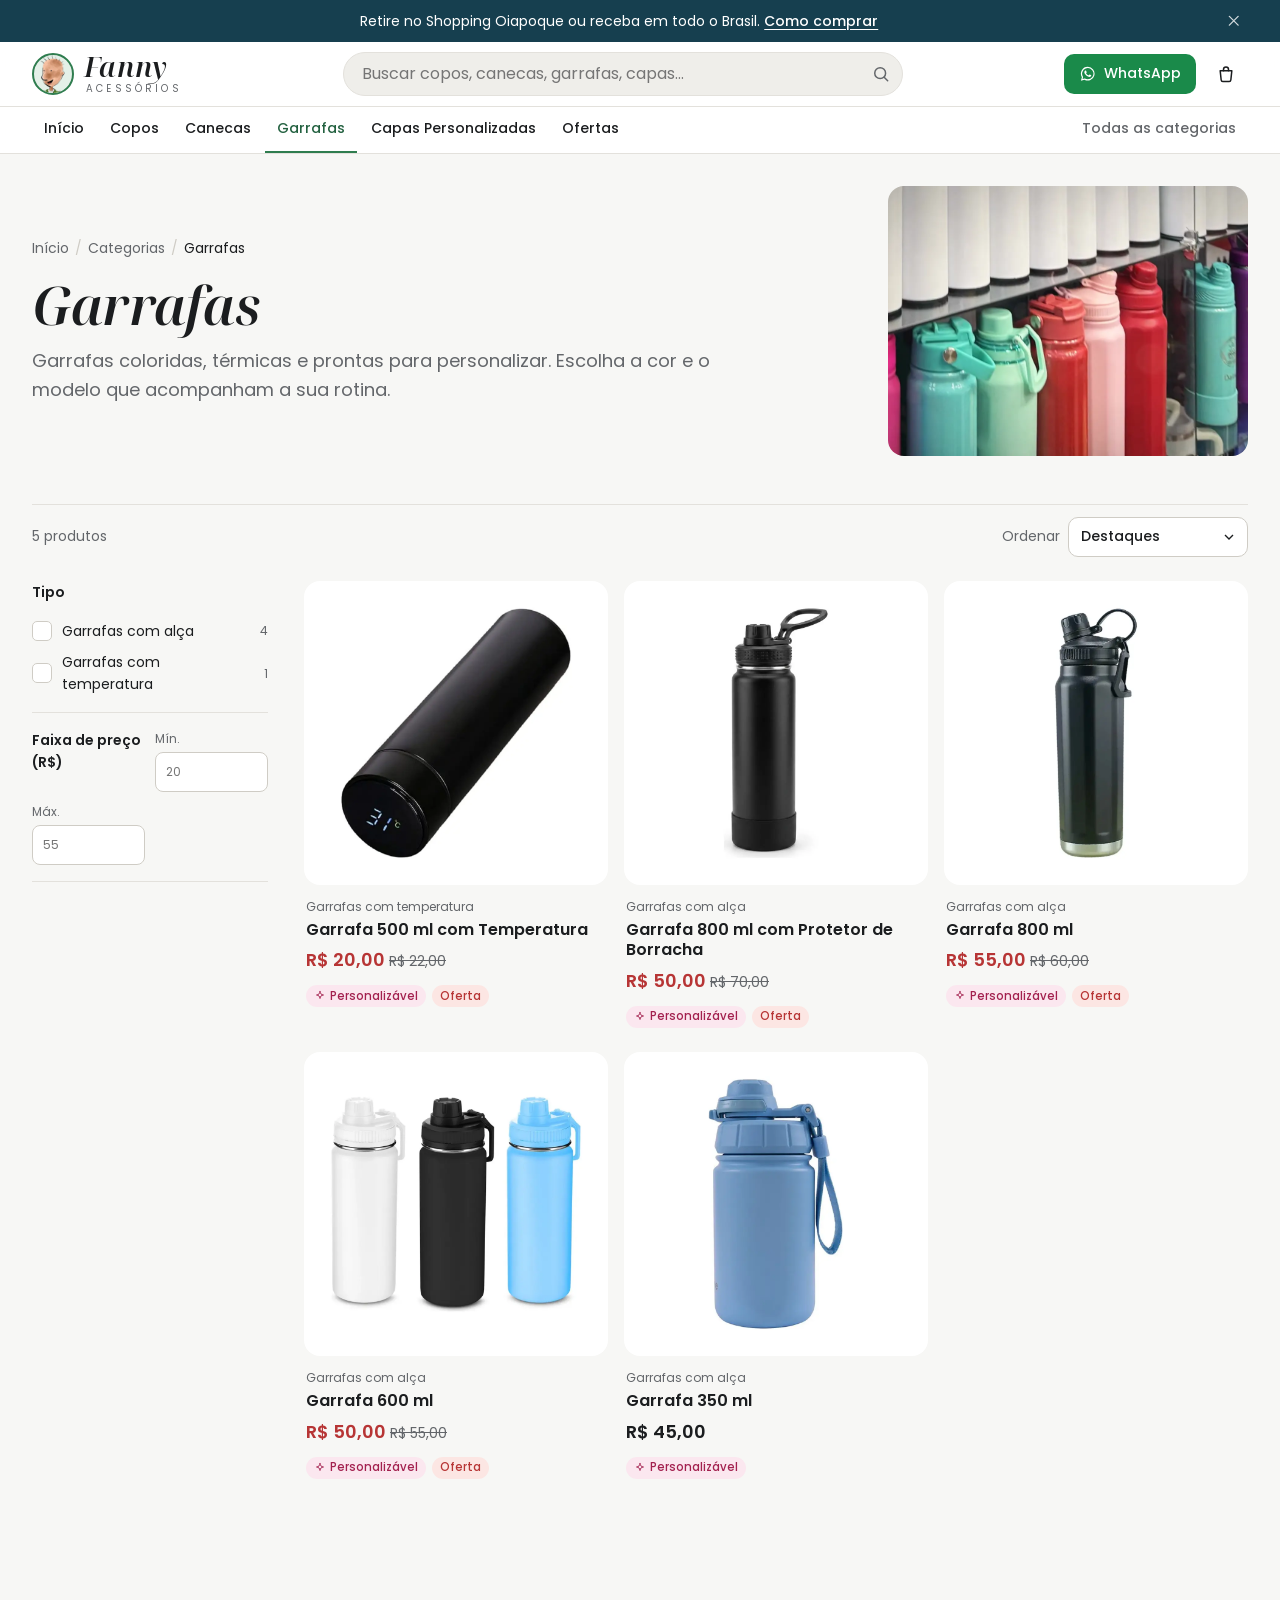
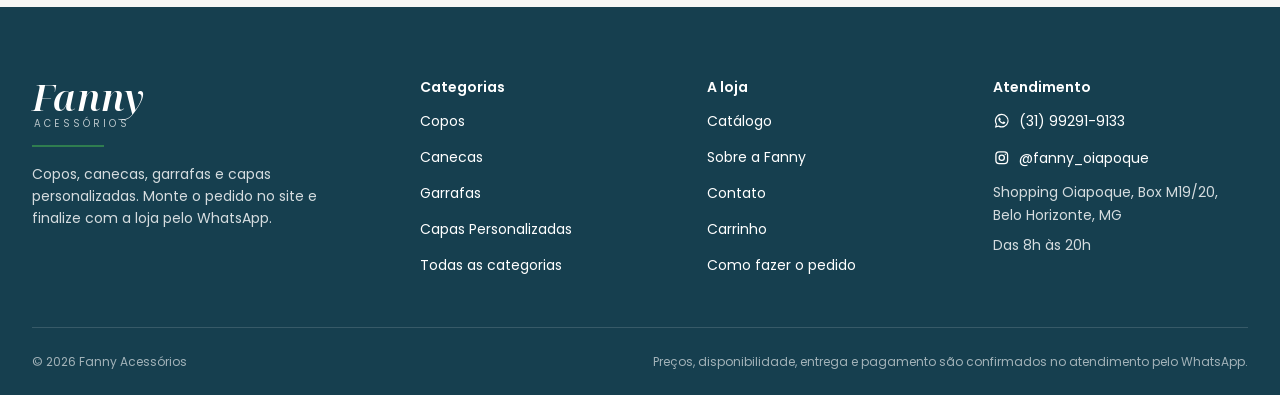
<file: categorias/garrafas/index.html>
<!doctype html>
<html lang="pt-BR">
<head>
<meta charset="utf-8">
<meta name="viewport" content="width=device-width, initial-scale=1, viewport-fit=cover">
<title>Garrafas | Fanny Acessórios</title>
<meta name="description" content="Garrafas coloridas, térmicas e prontas para personalizar. Escolha a cor e o modelo que acompanham a sua rotina.">
<meta name="theme-color" content="#1E5468">
<link rel="canonical" href="https://fannypersonalizados.com.br/categorias/garrafas/">
<meta property="og:type" content="website">
<meta property="og:locale" content="pt_BR">
<meta property="og:site_name" content="Fanny Acessórios">
<meta property="og:title" content="Garrafas | Fanny Acessórios">
<meta property="og:description" content="Garrafas coloridas, térmicas e prontas para personalizar. Escolha a cor e o modelo que acompanham a sua rotina.">
<meta property="og:image" content="https://fannypersonalizados.com.br/assets/img/categories/garrafas.webp">
<meta property="og:url" content="https://fannypersonalizados.com.br/categorias/garrafas/">
<meta name="twitter:card" content="summary_large_image">
<link rel="icon" href="../../favicon.svg" type="image/svg+xml">
<link rel="apple-touch-icon" href="../../assets/img/brand/apple-touch-icon.png">
<link rel="preload" href="../../assets/fonts/poppins-latin-400-normal.woff2" as="font" type="font/woff2" crossorigin>
<link rel="preload" href="../../assets/fonts/noto-serif-display-latin-600-italic.woff2" as="font" type="font/woff2" crossorigin>
<link rel="stylesheet" href="../../assets/css/fonts.css">
<link rel="stylesheet" href="../../assets/css/tokens.css">
<link rel="stylesheet" href="../../assets/css/base.css">
<link rel="stylesheet" href="../../assets/css/layout.css">
<link rel="stylesheet" href="../../assets/css/components.css">
<link rel="stylesheet" href="../../assets/css/catalog.css">
<link rel="stylesheet" href="../../assets/css/cart.css">
<link rel="stylesheet" href="../../assets/css/responsive.css">
<script type="module" src="../../assets/js/main.js"></script>

</head>
<body data-page="category" data-category="garrafas">
<a class="skip" href="#conteudo">Pular para o conteúdo</a>
<div class="announce"><div class="container"><p>Retire no Shopping Oiapoque ou receba em todo o Brasil. <a href="../../contato/#como-comprar">Como comprar</a></p><button type="button" data-announcement-close aria-label="Fechar aviso"><svg class="icon" viewBox="0 0 24 24" width="24" height="24" aria-hidden="true" focusable="false" fill="none" stroke="currentColor" stroke-width="1.8" stroke-linecap="round" stroke-linejoin="round"><path d="M6 6l12 12M18 6 6 18"/></svg></button></div></div>
<header class="site-header">
  <div class="container header__row">
    <button type="button" class="icon-btn header__menu" data-nav-toggle aria-controls="mobile-nav" aria-expanded="false" aria-label="Abrir menu"><svg class="icon" viewBox="0 0 24 24" width="24" height="24" aria-hidden="true" focusable="false" fill="none" stroke="currentColor" stroke-width="1.8" stroke-linecap="round" stroke-linejoin="round"><path d="M4 7h16M4 12h16M4 17h16"/></svg></button>
    <a class="brand" href="../../" aria-label="Fanny Acessórios, página inicial"><picture><source srcset="../../assets/img/brand/fanny-avatar.webp" type="image/webp"><img class="brand__avatar" src="../../assets/img/brand/fanny-avatar.png" alt="" width="42" height="42"></picture><span class="brand__text"><span class="brand__word">Fanny</span><span class="brand__sub">acessórios</span></span></a>
    <form class="search" role="search" action="../../busca/" data-search-form>
      <label class="sr-only" for="q-top">Buscar produtos</label>
      <input id="q-top" type="search" name="q" placeholder="Buscar copos, canecas, garrafas, capas…" autocomplete="off" role="combobox" aria-autocomplete="list" aria-controls="suggest-top" aria-expanded="false">
      <button class="search__btn" type="submit" aria-label="Buscar"><svg class="icon" viewBox="0 0 24 24" width="24" height="24" aria-hidden="true" focusable="false" fill="none" stroke="currentColor" stroke-width="1.8" stroke-linecap="round" stroke-linejoin="round"><circle cx="11" cy="11" r="6.5"/><path d="m20 20-4.2-4.2"/></svg></button>
      <ul class="suggest" id="suggest-top" role="listbox" aria-label="Sugestões" data-suggest hidden></ul>
    </form>
    <div class="header__actions">
      <a class="icon-btn header__search-link" href="../../busca/" aria-label="Buscar produtos"><svg class="icon" viewBox="0 0 24 24" width="24" height="24" aria-hidden="true" focusable="false" fill="none" stroke="currentColor" stroke-width="1.8" stroke-linecap="round" stroke-linejoin="round"><circle cx="11" cy="11" r="6.5"/><path d="m20 20-4.2-4.2"/></svg></a>
      <a class="btn btn--wa btn--sm header__wa" href="https://wa.me/5531992919133?text=Ol%C3%A1%2C%20Fanny!%20Vim%20pelo%20site%20e%20gostaria%20de%20mais%20informa%C3%A7%C3%B5es." target="_blank" rel="noopener"><svg class="icon" viewBox="0 0 24 24" width="24" height="24" aria-hidden="true" focusable="false" fill="currentColor"><path d="M12.04 2.5a9.4 9.4 0 0 0-8.1 14.2L2.6 21.5l4.9-1.3a9.4 9.4 0 1 0 4.54-17.7zm0 17.2a7.8 7.8 0 0 1-3.98-1.09l-.29-.17-2.9.76.78-2.83-.19-.3a7.8 7.8 0 1 1 6.58 3.63zm4.28-5.84c-.23-.12-1.38-.68-1.6-.76-.21-.08-.37-.12-.53.12-.15.23-.6.76-.74.92-.14.15-.27.17-.5.06a6.4 6.4 0 0 1-1.88-1.16 7.1 7.1 0 0 1-1.3-1.62c-.14-.23 0-.36.1-.47.11-.11.24-.27.35-.41.12-.14.16-.23.24-.39.08-.15.04-.29-.02-.4-.06-.12-.53-1.27-.72-1.74-.19-.46-.38-.39-.53-.4h-.45a.86.86 0 0 0-.62.29 2.6 2.6 0 0 0-.82 1.95 4.5 4.5 0 0 0 .95 2.4 10.4 10.4 0 0 0 3.97 3.5c.55.24.99.38 1.32.49.56.18 1.06.15 1.46.09.45-.07 1.38-.56 1.57-1.1.2-.55.2-1.01.14-1.11-.06-.1-.21-.16-.44-.27z"/></svg><span>WhatsApp</span></a>
      <a class="icon-btn cart-btn" href="../../carrinho/" data-open-cart data-cart-label aria-label="Carrinho"><svg class="icon" viewBox="0 0 24 24" width="24" height="24" aria-hidden="true" focusable="false" fill="none" stroke="currentColor" stroke-width="1.8" stroke-linecap="round" stroke-linejoin="round"><path d="M5 8h14l-1.2 11.2a2 2 0 0 1-2 1.8H8.2a2 2 0 0 1-2-1.8L5 8z"/><path d="M9 8V6.5a3 3 0 0 1 6 0V8"/></svg><span class="count" data-cart-count hidden>0</span></a>
    </div>
  </div>
  <nav class="mainnav" aria-label="Categorias">
    <ul class="container mainnav__list">
      <li><a href="../../">Início</a></li>
      <li><a href="../../categorias/copos/">Copos</a></li>
      <li><a href="../../categorias/canecas/">Canecas</a></li>
      <li><a href="../../categorias/garrafas/" aria-current="page">Garrafas</a></li>
      <li><a href="../../categorias/capas-personalizadas/">Capas Personalizadas</a></li>
      
      <li><a href="../../ofertas/">Ofertas</a></li>
      <li class="mainnav__all"><a href="../../categorias/">Todas as categorias</a></li>
    </ul>
  </nav>
</header>
<div class="mobile-nav" id="mobile-nav" hidden>
  <div class="mobile-nav__scrim" data-nav-close></div>
  <nav class="mobile-nav__panel" aria-label="Menu">
    <div class="mobile-nav__head"><span class="brand__word">Fanny</span><button type="button" class="icon-btn" data-nav-close aria-label="Fechar menu"><svg class="icon" viewBox="0 0 24 24" width="24" height="24" aria-hidden="true" focusable="false" fill="none" stroke="currentColor" stroke-width="1.8" stroke-linecap="round" stroke-linejoin="round"><path d="M6 6l12 12M18 6 6 18"/></svg></button></div>
    <div class="mobile-nav__body">
      <ul>
        <li><a href="../../"><span class="mega__icon"><svg class="icon" viewBox="0 0 24 24" width="24" height="24" aria-hidden="true" focusable="false" fill="none" stroke="currentColor" stroke-width="1.8" stroke-linecap="round" stroke-linejoin="round"><path d="M4 11 12 4l8 7v8a1 1 0 0 1-1 1h-5v-6h-4v6H5a1 1 0 0 1-1-1z"/></svg></span>Início</a></li>
        <li><a href="../../catalogo/"><span class="mega__icon"><svg class="icon" viewBox="0 0 24 24" width="24" height="24" aria-hidden="true" focusable="false" fill="none" stroke="currentColor" stroke-width="1.8" stroke-linecap="round" stroke-linejoin="round"><rect x="4" y="4" width="7" height="7" rx="1.5"/><rect x="13" y="4" width="7" height="7" rx="1.5"/><rect x="4" y="13" width="7" height="7" rx="1.5"/><rect x="13" y="13" width="7" height="7" rx="1.5"/></svg></span>Catálogo completo</a></li>
        <li><a href="../../busca/"><span class="mega__icon"><svg class="icon" viewBox="0 0 24 24" width="24" height="24" aria-hidden="true" focusable="false" fill="none" stroke="currentColor" stroke-width="1.8" stroke-linecap="round" stroke-linejoin="round"><circle cx="11" cy="11" r="6.5"/><path d="m20 20-4.2-4.2"/></svg></span>Buscar produtos</a></li>
      </ul>
      <h2>Categorias</h2>
      <ul>
        <li><a href="../../categorias/copos/"><span class="mega__icon"><svg class="icon" viewBox="0 0 24 24" width="24" height="24" aria-hidden="true" focusable="false"><use href="../../assets/icons/categorias.svg#i-cup" width="24" height="24"/></svg></span>Copos</a></li>
        <li><a href="../../categorias/canecas/"><span class="mega__icon"><svg class="icon" viewBox="0 0 24 24" width="24" height="24" aria-hidden="true" focusable="false"><use href="../../assets/icons/categorias.svg#i-mug" width="24" height="24"/></svg></span>Canecas</a></li>
        <li><a href="../../categorias/garrafas/"><span class="mega__icon"><svg class="icon" viewBox="0 0 24 24" width="24" height="24" aria-hidden="true" focusable="false"><use href="../../assets/icons/categorias.svg#i-bottle" width="24" height="24"/></svg></span>Garrafas</a></li>
        <li><a href="../../categorias/capas-personalizadas/"><span class="mega__icon"><svg class="icon" viewBox="0 0 24 24" width="24" height="24" aria-hidden="true" focusable="false"><use href="../../assets/icons/categorias.svg#i-phone" width="24" height="24"/></svg></span>Capas Personalizadas</a></li>
        <li><a href="../../ofertas/"><span class="mega__icon"><svg class="icon" viewBox="0 0 24 24" width="24" height="24" aria-hidden="true" focusable="false" fill="none" stroke="currentColor" stroke-width="1.8" stroke-linecap="round" stroke-linejoin="round"><path d="M12 3c.6 4.6 2.4 6.4 7 7-4.6.6-6.4 2.4-7 7-.6-4.6-2.4-6.4-7-7 4.6-.6 6.4-2.4 7-7z"/></svg></span>Ofertas</a></li>
      </ul>
      <h2>A loja</h2>
      <ul>
        <li><a href="../../sobre/"><span class="mega__icon"><svg class="icon" viewBox="0 0 24 24" width="24" height="24" aria-hidden="true" focusable="false" fill="none" stroke="currentColor" stroke-width="1.8" stroke-linecap="round" stroke-linejoin="round"><circle cx="12" cy="12" r="8.5"/><path d="M12 11v5M12 8h.01"/></svg></span>Sobre a Fanny</a></li>
        <li><a href="../../contato/"><span class="mega__icon"><svg class="icon" viewBox="0 0 24 24" width="24" height="24" aria-hidden="true" focusable="false" fill="currentColor"><path d="M12.04 2.5a9.4 9.4 0 0 0-8.1 14.2L2.6 21.5l4.9-1.3a9.4 9.4 0 1 0 4.54-17.7zm0 17.2a7.8 7.8 0 0 1-3.98-1.09l-.29-.17-2.9.76.78-2.83-.19-.3a7.8 7.8 0 1 1 6.58 3.63zm4.28-5.84c-.23-.12-1.38-.68-1.6-.76-.21-.08-.37-.12-.53.12-.15.23-.6.76-.74.92-.14.15-.27.17-.5.06a6.4 6.4 0 0 1-1.88-1.16 7.1 7.1 0 0 1-1.3-1.62c-.14-.23 0-.36.1-.47.11-.11.24-.27.35-.41.12-.14.16-.23.24-.39.08-.15.04-.29-.02-.4-.06-.12-.53-1.27-.72-1.74-.19-.46-.38-.39-.53-.4h-.45a.86.86 0 0 0-.62.29 2.6 2.6 0 0 0-.82 1.95 4.5 4.5 0 0 0 .95 2.4 10.4 10.4 0 0 0 3.97 3.5c.55.24.99.38 1.32.49.56.18 1.06.15 1.46.09.45-.07 1.38-.56 1.57-1.1.2-.55.2-1.01.14-1.11-.06-.1-.21-.16-.44-.27z"/></svg></span>Contato</a></li>
        <li><a href="https://www.instagram.com/fanny_oiapoque/" target="_blank" rel="noopener"><span class="mega__icon"><svg class="icon" viewBox="0 0 24 24" width="24" height="24" aria-hidden="true" focusable="false" fill="none" stroke="currentColor" stroke-width="1.8" stroke-linecap="round" stroke-linejoin="round"><rect x="4" y="4" width="16" height="16" rx="4.5"/><circle cx="12" cy="12" r="3.6"/><path d="M16.8 7.2h.01"/></svg></span>@fanny_oiapoque</a></li>
      </ul>
    </div>
  </nav>
</div>
<main id="conteudo">
<div class="container">
  <header class="page-head page-head--split">
    <div>
      <nav class="crumbs" aria-label="Você está em"><ol><li><a href="../../">Início</a></li><li><a href="../../categorias/">Categorias</a></li><li aria-current="page">Garrafas</li></ol></nav>
      <h1>Garrafas</h1>
      <p>Garrafas coloridas, térmicas e prontas para personalizar. Escolha a cor e o modelo que acompanham a sua rotina.</p>
    </div>
    <img class="page-head__img" src="../../assets/img/categories/garrafas.webp" alt="" width="960" height="720">
  </header>
  
  <section class="listing" data-listing data-scope="category" data-category="garrafas" aria-label="Produtos de Garrafas" style="margin-top:var(--space-5)"></section>
</div>
<noscript><div class="container"><p class="notice">Ative o JavaScript para filtrar produtos e usar o carrinho. Você também pode pedir pelo <a href="https://wa.me/5531992919133?text=Ol%C3%A1%2C%20Fanny!%20Vim%20pelo%20site%20e%20gostaria%20de%20mais%20informa%C3%A7%C3%B5es.">WhatsApp</a>.</p><ul><li><a href="../../produto/?id=garrafa-500ml-com-temperatura">Garrafa 500 ml com Temperatura</a></li><li><a href="../../produto/?id=garrafa-800ml-com-protetor">Garrafa 800 ml com Protetor de Borracha</a></li><li><a href="../../produto/?id=garrafa-800ml">Garrafa 800 ml</a></li><li><a href="../../produto/?id=garrafa-600ml">Garrafa 600 ml</a></li><li><a href="../../produto/?id=garrafa-350ml">Garrafa 350 ml</a></li></ul></div></noscript>
<p class="notice container" data-js-error hidden>Não foi possível carregar esta parte da página. Recarregue ou fale com a loja pelo WhatsApp.</p>
</main>
<footer class="site-footer">
  <div class="container">
    <div class="footer__grid">
      <div class="footer__brand">
        <span class="brand__text"><span class="brand__word">Fanny</span><span class="brand__sub">acessórios</span></span>
        <span class="footer__rule"></span>
        <p>Copos, canecas, garrafas e capas personalizadas. Monte o pedido no site e finalize com a loja pelo WhatsApp.</p>
      </div>
      <div>
        <h2>Categorias</h2>
        <ul><li><a href="../../categorias/copos/">Copos</a></li><li><a href="../../categorias/canecas/">Canecas</a></li><li><a href="../../categorias/garrafas/">Garrafas</a></li><li><a href="../../categorias/capas-personalizadas/">Capas Personalizadas</a></li><li><a href="../../categorias/">Todas as categorias</a></li></ul>
      </div>
      <div>
        <h2>A loja</h2>
        <ul>
          <li><a href="../../catalogo/">Catálogo</a></li>
          <li><a href="../../sobre/">Sobre a Fanny</a></li>
          <li><a href="../../contato/">Contato</a></li>
          <li><a href="../../carrinho/">Carrinho</a></li>
          <li><a href="../../carrinho/#como-funciona">Como fazer o pedido</a></li>
        </ul>
      </div>
      <div>
        <h2>Atendimento</h2>
        <ul>
          <li><a href="https://wa.me/5531992919133?text=Ol%C3%A1%2C%20Fanny!%20Vim%20pelo%20site%20e%20gostaria%20de%20mais%20informa%C3%A7%C3%B5es." target="_blank" rel="noopener"><svg class="icon" viewBox="0 0 24 24" width="24" height="24" aria-hidden="true" focusable="false" fill="currentColor"><path d="M12.04 2.5a9.4 9.4 0 0 0-8.1 14.2L2.6 21.5l4.9-1.3a9.4 9.4 0 1 0 4.54-17.7zm0 17.2a7.8 7.8 0 0 1-3.98-1.09l-.29-.17-2.9.76.78-2.83-.19-.3a7.8 7.8 0 1 1 6.58 3.63zm4.28-5.84c-.23-.12-1.38-.68-1.6-.76-.21-.08-.37-.12-.53.12-.15.23-.6.76-.74.92-.14.15-.27.17-.5.06a6.4 6.4 0 0 1-1.88-1.16 7.1 7.1 0 0 1-1.3-1.62c-.14-.23 0-.36.1-.47.11-.11.24-.27.35-.41.12-.14.16-.23.24-.39.08-.15.04-.29-.02-.4-.06-.12-.53-1.27-.72-1.74-.19-.46-.38-.39-.53-.4h-.45a.86.86 0 0 0-.62.29 2.6 2.6 0 0 0-.82 1.95 4.5 4.5 0 0 0 .95 2.4 10.4 10.4 0 0 0 3.97 3.5c.55.24.99.38 1.32.49.56.18 1.06.15 1.46.09.45-.07 1.38-.56 1.57-1.1.2-.55.2-1.01.14-1.11-.06-.1-.21-.16-.44-.27z"/></svg>(31) 99291-9133</a></li>
          <li><a href="https://www.instagram.com/fanny_oiapoque/" target="_blank" rel="noopener"><svg class="icon" viewBox="0 0 24 24" width="24" height="24" aria-hidden="true" focusable="false" fill="none" stroke="currentColor" stroke-width="1.8" stroke-linecap="round" stroke-linejoin="round"><rect x="4" y="4" width="16" height="16" rx="4.5"/><circle cx="12" cy="12" r="3.6"/><path d="M16.8 7.2h.01"/></svg>@fanny_oiapoque</a></li>
          <li>Shopping Oiapoque, Box M19/20, Belo Horizonte, MG</li>
          <li>Das 8h às 20h</li>
        </ul>
      </div>
    </div>
    <div class="footer__bottom">
      <span>© 2026 Fanny Acessórios</span>
      <span>Preços, disponibilidade, entrega e pagamento são confirmados no atendimento pelo WhatsApp.</span>
    </div>
  </div>
</footer>
<nav class="tabbar" aria-label="Atalhos">
  <a href="../../"><svg class="icon" viewBox="0 0 24 24" width="24" height="24" aria-hidden="true" focusable="false" fill="none" stroke="currentColor" stroke-width="1.8" stroke-linecap="round" stroke-linejoin="round"><path d="M4 11 12 4l8 7v8a1 1 0 0 1-1 1h-5v-6h-4v6H5a1 1 0 0 1-1-1z"/></svg><span>Início</span></a>
  <button type="button" data-nav-toggle aria-controls="mobile-nav" aria-expanded="false"><svg class="icon" viewBox="0 0 24 24" width="24" height="24" aria-hidden="true" focusable="false" fill="none" stroke="currentColor" stroke-width="1.8" stroke-linecap="round" stroke-linejoin="round"><rect x="4" y="4" width="7" height="7" rx="1.5"/><rect x="13" y="4" width="7" height="7" rx="1.5"/><rect x="4" y="13" width="7" height="7" rx="1.5"/><rect x="13" y="13" width="7" height="7" rx="1.5"/></svg><span>Categorias</span></button>
  <a href="../../busca/"><svg class="icon" viewBox="0 0 24 24" width="24" height="24" aria-hidden="true" focusable="false" fill="none" stroke="currentColor" stroke-width="1.8" stroke-linecap="round" stroke-linejoin="round"><circle cx="11" cy="11" r="6.5"/><path d="m20 20-4.2-4.2"/></svg><span>Buscar</span></a>
  <a href="../../carrinho/" data-open-cart data-cart-label><svg class="icon" viewBox="0 0 24 24" width="24" height="24" aria-hidden="true" focusable="false" fill="none" stroke="currentColor" stroke-width="1.8" stroke-linecap="round" stroke-linejoin="round"><path d="M5 8h14l-1.2 11.2a2 2 0 0 1-2 1.8H8.2a2 2 0 0 1-2-1.8L5 8z"/><path d="M9 8V6.5a3 3 0 0 1 6 0V8"/></svg><span>Carrinho</span><span class="count" data-cart-count hidden>0</span></a>
  <a class="tabbar__wa" href="https://wa.me/5531992919133?text=Ol%C3%A1%2C%20Fanny!%20Vim%20pelo%20site%20e%20gostaria%20de%20mais%20informa%C3%A7%C3%B5es." target="_blank" rel="noopener"><svg class="icon" viewBox="0 0 24 24" width="24" height="24" aria-hidden="true" focusable="false" fill="currentColor"><path d="M12.04 2.5a9.4 9.4 0 0 0-8.1 14.2L2.6 21.5l4.9-1.3a9.4 9.4 0 1 0 4.54-17.7zm0 17.2a7.8 7.8 0 0 1-3.98-1.09l-.29-.17-2.9.76.78-2.83-.19-.3a7.8 7.8 0 1 1 6.58 3.63zm4.28-5.84c-.23-.12-1.38-.68-1.6-.76-.21-.08-.37-.12-.53.12-.15.23-.6.76-.74.92-.14.15-.27.17-.5.06a6.4 6.4 0 0 1-1.88-1.16 7.1 7.1 0 0 1-1.3-1.62c-.14-.23 0-.36.1-.47.11-.11.24-.27.35-.41.12-.14.16-.23.24-.39.08-.15.04-.29-.02-.4-.06-.12-.53-1.27-.72-1.74-.19-.46-.38-.39-.53-.4h-.45a.86.86 0 0 0-.62.29 2.6 2.6 0 0 0-.82 1.95 4.5 4.5 0 0 0 .95 2.4 10.4 10.4 0 0 0 3.97 3.5c.55.24.99.38 1.32.49.56.18 1.06.15 1.46.09.45-.07 1.38-.56 1.57-1.1.2-.55.2-1.01.14-1.11-.06-.1-.21-.16-.44-.27z"/></svg><span>WhatsApp</span></a>
</nav>
</body>
</html>
</file>
<file: assets/css/fonts.css>
/* Fontes hospedadas no próprio site (licença SIL Open Font License, ver assets/fonts). */
@font-face { font-family: "Poppins"; font-style: normal; font-weight: 400; font-display: swap; src: url("../fonts/poppins-latin-400-normal.woff2") format("woff2"); }
@font-face { font-family: "Poppins"; font-style: normal; font-weight: 500; font-display: swap; src: url("../fonts/poppins-latin-500-normal.woff2") format("woff2"); }
@font-face { font-family: "Poppins"; font-style: normal; font-weight: 600; font-display: swap; src: url("../fonts/poppins-latin-600-normal.woff2") format("woff2"); }
@font-face { font-family: "Noto Serif Display"; font-style: italic; font-weight: 500; font-display: swap; src: url("../fonts/noto-serif-display-latin-500-italic.woff2") format("woff2"); }
@font-face { font-family: "Noto Serif Display"; font-style: italic; font-weight: 600; font-display: swap; src: url("../fonts/noto-serif-display-latin-600-italic.woff2") format("woff2"); }
</file>
<file: assets/css/tokens.css>
/* =========================================================
   TOKENS — identidade visual configurável da Fanny Acessórios
   Troque as cores aqui; os componentes usam só estas variáveis.
   ========================================================= */
:root {
  /* Base */
  --color-background: #F7F7F5;
  --color-surface: #FFFFFF;
  --color-surface-2: #EFEEEA;
  --color-text: #1B1D1F;
  --color-text-muted: #63666A;
  --color-border: #E3E1DC;
  --color-border-strong: #CFCCC5;

  /* Marca */
  --color-primary: #1B1D1F;          /* botões principais */
  --color-on-primary: #FFFFFF;
  --color-accent: #2F7D4F;           /* verde da linha do letreiro Fanny */
  --color-accent-strong: #236140;
  --color-accent-soft: #E4F0E8;
  --color-wall: #1E5468;             /* parede ripada azul-petróleo da loja */
  --color-wall-deep: #163F4F;
  --color-wall-groove: rgba(0, 0, 0, 0.16);
  --color-wall-shine: rgba(255, 255, 255, 0.06);
  --color-pop: #D93B72;              /* rosa das capinhas, uso pontual */
  --color-pop-soft: #FBE7EF;

  /* Estados */
  --color-success: #287A4B;
  --color-sale: #B73535;
  --color-warning-bg: #FFF6E0;
  --color-warning-text: #7A5300;
  --color-whatsapp: #1A8A4A;
  --color-whatsapp-strong: #146E3A;
  --color-focus: #1E5468;

  /* Tipografia */
  --font-display: "Noto Serif Display", "Noto Serif", Georgia, "Times New Roman", serif;
  --font-ui: "Poppins", system-ui, -apple-system, "Segoe UI", Roboto, Arial, sans-serif;

  --text-xs: 0.75rem;
  --text-sm: 0.875rem;
  --text-base: 1rem;
  --text-md: 1.125rem;
  --text-lg: 1.375rem;
  --text-xl: clamp(1.6rem, 1.2rem + 1.4vw, 2.25rem);
  --text-2xl: clamp(2rem, 1.3rem + 2.6vw, 3.25rem);
  --text-hero: clamp(2.5rem, 1.4rem + 4.6vw, 5.25rem);

  /* Forma e espaço */
  --radius-card: 16px;
  --radius-button: 10px;
  --radius-small: 8px;
  --radius-pill: 999px;

  --space-1: 0.25rem;
  --space-2: 0.5rem;
  --space-3: 0.75rem;
  --space-4: 1rem;
  --space-5: 1.5rem;
  --space-6: 2rem;
  --space-7: 3rem;
  --space-8: 4.5rem;
  --space-9: 6rem;

  --container-width: 1280px;
  --gutter: clamp(1rem, 0.6rem + 1.8vw, 2rem);

  --header-h: 64px;
  --tabbar-h: 64px;

  --shadow-raise: 0 1px 2px rgba(20, 22, 24, 0.06), 0 8px 24px -12px rgba(20, 22, 24, 0.18);
  --shadow-pop: 0 24px 60px -20px rgba(20, 22, 24, 0.35);
  --ease: cubic-bezier(0.2, 0.7, 0.2, 1);
}
</file>
<file: assets/css/base.css>
/* =========================================================
   BASE — reset, tipografia e utilitários
   ========================================================= */
*, *::before, *::after { box-sizing: border-box; }
html { -webkit-text-size-adjust: 100%; text-size-adjust: 100%; scroll-padding-top: calc(var(--header-h) + 16px); }
html.is-locked { overflow: hidden; }
body {
  margin: 0;
  min-height: 100vh;
  background: var(--color-background);
  color: var(--color-text);
  font-family: var(--font-ui);
  font-size: var(--text-base);
  line-height: 1.6;
  -webkit-font-smoothing: antialiased;
  overflow-x: hidden;
}
img, video, svg { display: block; max-width: 100%; }
img { height: auto; }
button, input, select, textarea { font: inherit; color: inherit; }
button { cursor: pointer; }
a { color: inherit; text-decoration-thickness: 1px; text-underline-offset: 3px; }
h1, h2, h3, h4 { margin: 0; line-height: 1.15; font-weight: 600; }
p { margin: 0; }
ul, ol { margin: 0; padding: 0; }
fieldset { border: 0; margin: 0; padding: 0; min-width: 0; }
legend { padding: 0; }
[hidden] { display: none !important; }

:focus-visible {
  outline: 3px solid var(--color-focus);
  outline-offset: 2px;
  border-radius: 4px;
}
.on-dark :focus-visible, .hero :focus-visible, .site-footer :focus-visible, .wall :focus-visible { outline-color: #fff; }

.sr-only {
  position: absolute !important; width: 1px; height: 1px; padding: 0; margin: -1px;
  overflow: hidden; clip: rect(0 0 0 0); white-space: nowrap; border: 0;
}
.skip {
  position: absolute; left: 12px; top: -60px; z-index: 200;
  background: var(--color-primary); color: var(--color-on-primary);
  padding: 10px 16px; border-radius: var(--radius-button); text-decoration: none;
}
.skip:focus { top: 12px; }

.container { width: 100%; max-width: var(--container-width); margin-inline: auto; padding-inline: var(--gutter); }

.display { font-family: var(--font-display); font-style: italic; font-weight: 600; letter-spacing: -0.01em; }

.section { padding-block: var(--space-8); }
.section--tight { padding-block: var(--space-7); }
.section-head { display: flex; align-items: end; justify-content: space-between; gap: var(--space-4); margin-bottom: var(--space-5); flex-wrap: wrap; }
.section-title { font-family: var(--font-display); font-style: italic; font-weight: 600; font-size: var(--text-xl); letter-spacing: -0.01em; }
.section-lead { color: var(--color-text-muted); max-width: 60ch; margin-top: var(--space-2); }
.text-link { font-weight: 500; text-decoration: underline; text-underline-offset: 4px; white-space: nowrap; }
.text-link:hover { color: var(--color-accent-strong); }

.icon { width: 1.25em; height: 1.25em; flex: none; }

@media (prefers-reduced-motion: reduce) {
  *, *::before, *::after { animation-duration: 0.001ms !important; animation-iteration-count: 1 !important; transition-duration: 0.001ms !important; scroll-behavior: auto !important; }
}
</file>
<file: assets/css/layout.css>
/* =========================================================
   LAYOUT — faixa de aviso, cabeçalho, navegação, rodapé,
   hero, parede de categorias e seções da home
   ========================================================= */

/* ---------- Faixa de aviso ---------- */
.announce {
  background: var(--color-wall-deep);
  color: #fff;
  font-size: var(--text-sm);
}
.announce .container { display: flex; align-items: center; justify-content: center; gap: var(--space-3); min-height: 40px; padding-block: 6px; text-align: center; }
.announce a { color: #fff; font-weight: 500; }
.announce button { background: none; border: 0; color: inherit; padding: 6px; margin-left: auto; opacity: 0.8; display: grid; place-items: center; }
.announce button:hover { opacity: 1; }
.announce p { flex: 1; }

/* ---------- Cabeçalho ---------- */
.site-header {
  position: sticky; top: 0; z-index: 50;
  background: color-mix(in srgb, var(--color-surface) 92%, transparent);
  -webkit-backdrop-filter: saturate(1.4) blur(14px);
  backdrop-filter: saturate(1.4) blur(14px);
  border-bottom: 1px solid var(--color-border);
}
.header__row { display: flex; align-items: center; gap: var(--space-4); height: var(--header-h); }
.header__row .header__menu, .header__row .header__search-link { display: none; }

.brand { display: inline-flex; align-items: center; gap: 10px; text-decoration: none; flex: none; }
.brand__avatar {
  width: 42px; height: 42px; border-radius: 50%;
  background: var(--color-accent-soft);
  border: 2px solid var(--color-accent);
  object-fit: cover; object-position: 50% 20%;
}
.brand__text { display: flex; flex-direction: column; line-height: 1; }
.brand__word { font-family: var(--font-display); font-style: italic; font-weight: 600; font-size: 1.7rem; letter-spacing: 0.01em; }
.brand__sub { font-size: 0.62rem; letter-spacing: 0.32em; text-transform: uppercase; color: var(--color-text-muted); margin-top: 3px; padding-left: 2px; }

.search { position: relative; flex: 1; max-width: 560px; margin-inline: auto; }
.search input {
  width: 100%; height: 44px; padding: 0 48px 0 18px;
  border: 1px solid var(--color-border); border-radius: var(--radius-pill);
  background: var(--color-surface-2);
  transition: border-color .15s, background .15s;
}
.search input:hover { border-color: var(--color-border-strong); }
.search input:focus { background: var(--color-surface); border-color: var(--color-wall); outline: none; box-shadow: 0 0 0 3px color-mix(in srgb, var(--color-wall) 22%, transparent); }
.search input::-webkit-search-cancel-button { display: none; }
.search__btn { position: absolute; right: 4px; top: 4px; width: 36px; height: 36px; border-radius: 50%; border: 0; background: transparent; display: grid; place-items: center; color: var(--color-text-muted); }
.search__btn:hover { color: var(--color-text); }

.suggest {
  position: absolute; top: calc(100% + 8px); left: 0; right: 0; z-index: 60;
  list-style: none; background: var(--color-surface); border: 1px solid var(--color-border);
  border-radius: var(--radius-card); box-shadow: var(--shadow-pop); padding: 6px; overflow: hidden;
}
.suggest a { display: flex; align-items: center; gap: 12px; padding: 8px 10px; border-radius: var(--radius-small); text-decoration: none; }
.suggest img { width: 40px; height: 40px; border-radius: 8px; object-fit: cover; background: var(--color-surface-2); }
.suggest span { display: flex; flex-direction: column; line-height: 1.3; }
.suggest small { color: var(--color-text-muted); }
.suggest li:hover a, .suggest li.is-active a { background: var(--color-surface-2); }
.suggest__all a { justify-content: center; font-weight: 500; font-size: var(--text-sm); color: var(--color-wall); }

.header__actions { display: flex; align-items: center; gap: var(--space-2); flex: none; }
.cart-btn { position: relative; }
.count {
  position: absolute; top: 2px; right: 0; min-width: 20px; height: 20px; padding: 0 5px;
  border-radius: 10px; background: var(--color-pop); color: #fff;
  font-size: 0.7rem; font-weight: 600; line-height: 20px; text-align: center;
}

/* ---------- Navegação principal ---------- */
.mainnav { border-top: 1px solid var(--color-border); }
.mainnav__list { display: flex; align-items: stretch; gap: 2px; list-style: none; height: 46px; }
.mainnav__list > li { display: flex; position: relative; }
.mainnav__list > li > a, .mainnav__list > li > button {
  display: inline-flex; align-items: center; gap: 4px; padding: 0 12px;
  font-size: var(--text-sm); font-weight: 500; text-decoration: none;
  background: none; border: 0; border-bottom: 2px solid transparent; white-space: nowrap;
}
.mainnav__list > li > a:hover, .mainnav__list > li > button:hover, .mainnav__list > li > button[aria-expanded="true"] { border-bottom-color: var(--color-text); }
.mainnav__list > li > a[aria-current="page"] { border-bottom-color: var(--color-accent); color: var(--color-accent-strong); }
.mainnav__list .icon { width: 16px; height: 16px; transition: transform .2s var(--ease); }
.mainnav__list button[aria-expanded="true"] .icon { transform: rotate(180deg); }
.mainnav__all { margin-left: auto; }
.mainnav__all a { color: var(--color-text-muted); }

.mega {
  position: absolute; top: 100%; left: 50%; transform: translateX(-50%); z-index: 55; width: min(640px, 90vw);
  background: var(--color-surface); border: 1px solid var(--color-border); border-radius: 0 0 var(--radius-card) var(--radius-card);
  box-shadow: var(--shadow-pop); padding: var(--space-4);
  display: grid; grid-template-columns: repeat(2, 1fr); gap: 4px;
}
.mega a { display: grid; grid-template-columns: 40px 1fr; gap: 2px 12px; align-items: center; padding: 10px; border-radius: var(--radius-small); text-decoration: none; }
.mega a:hover { background: var(--color-surface-2); }
.mega__icon { grid-row: span 2; width: 40px; height: 40px; border-radius: 10px; background: var(--color-surface-2); color: var(--color-wall); display: grid; place-items: center; }
.mega__icon svg { width: 22px; height: 22px; }
.mega strong { font-size: var(--text-sm); font-weight: 600; }
.mega small { font-size: var(--text-xs); color: var(--color-text-muted); }

/* ---------- Menu móvel ---------- */
.mobile-nav { position: fixed; inset: 0; z-index: 90; }
.mobile-nav__scrim { position: absolute; inset: 0; background: rgba(15, 18, 20, 0.45); }
.mobile-nav__panel {
  position: absolute; inset: 0 auto 0 0; width: min(360px, 88vw);
  background: var(--color-surface); display: flex; flex-direction: column;
  animation: slide-in-left .25s var(--ease);
}
.mobile-nav__head { display: flex; align-items: center; justify-content: space-between; padding: 12px 12px 12px 20px; border-bottom: 1px solid var(--color-border); }
.mobile-nav__body { overflow-y: auto; padding: 8px 12px 24px; flex: 1; }
.mobile-nav__body h2 { font-size: var(--text-xs); font-weight: 600; color: var(--color-text-muted); padding: 16px 8px 6px; letter-spacing: 0.04em; }
.mobile-nav__body ul { list-style: none; }
.mobile-nav__body a { display: flex; align-items: center; gap: 12px; min-height: 48px; padding: 6px 8px; border-radius: var(--radius-small); text-decoration: none; font-weight: 500; }
.mobile-nav__body a:hover { background: var(--color-surface-2); }
.mobile-nav__body .mega__icon { width: 36px; height: 36px; }
@keyframes slide-in-left { from { transform: translateX(-100%); } to { transform: none; } }

/* ---------- Barra inferior (celular) ---------- */
.tabbar { display: none; }

/* ---------- Cabeçalho de página e trilha ---------- */
.page-head { padding-block: var(--space-6) var(--space-5); }
.page-head h1 { font-family: var(--font-display); font-style: italic; font-weight: 600; font-size: var(--text-2xl); letter-spacing: -0.015em; }
.page-head p { color: var(--color-text-muted); max-width: 62ch; margin-top: var(--space-3); font-size: var(--text-md); }
.page-head--split { display: grid; grid-template-columns: 1fr minmax(220px, 360px); gap: var(--space-6); align-items: center; }
.page-head__img { border-radius: var(--radius-card); aspect-ratio: 4 / 3; object-fit: cover; width: 100%; background: var(--color-surface-2); }

.crumbs ol { display: flex; flex-wrap: wrap; gap: 6px; list-style: none; font-size: var(--text-sm); color: var(--color-text-muted); margin-bottom: var(--space-4); }
.crumbs li + li::before { content: "/"; margin-right: 6px; color: var(--color-border-strong); }
.crumbs a { text-decoration: none; }
.crumbs a:hover { text-decoration: underline; color: var(--color-text); }
.crumbs [aria-current] { color: var(--color-text); }

.demo-note {
  display: flex; gap: 10px; align-items: flex-start;
  background: var(--color-warning-bg); color: var(--color-warning-text);
  border-radius: var(--radius-small); padding: 10px 14px; font-size: var(--text-sm);
}
.demo-note .icon { margin-top: 2px; }

/* ---------- Hero com vídeo ---------- */
.hero {
  position: relative; isolation: isolate; color: #fff;
  min-height: min(86vh, 860px); display: flex; align-items: flex-end;
  overflow: hidden; background: #151719;
}
.hero__media { position: absolute; inset: 0; z-index: -1; }
.hero__media img, .hero__video { position: absolute; inset: 0; width: 100%; height: 100%; object-fit: cover; object-position: 50% 45%; }
.hero__video { opacity: 0; transition: opacity .8s ease; }
.hero__media.is-playing .hero__video { opacity: 1; }
.hero__shade {
  position: absolute; inset: 0;
  background:
    linear-gradient(90deg, rgba(10, 14, 16, 0.78) 0%, rgba(10, 14, 16, 0.45) 45%, rgba(10, 14, 16, 0.05) 75%),
    linear-gradient(0deg, rgba(10, 14, 16, 0.55) 0%, rgba(10, 14, 16, 0) 40%);
}
.hero__content { padding-block: var(--space-9) var(--space-8); }
.hero__title {
  font-family: var(--font-display); font-style: italic; font-weight: 600;
  font-size: var(--text-hero); line-height: 1.02; letter-spacing: -0.02em;
  max-width: 15ch; text-wrap: balance;
}
.hero__rule { display: block; width: 120px; height: 3px; background: var(--color-accent); margin: var(--space-5) 0; border-radius: 2px; }
.hero__lead { font-size: var(--text-md); max-width: 44ch; color: rgba(255, 255, 255, 0.88); }
.hero .btn-row { margin-top: var(--space-6); }
.hero__toggle {
  position: absolute; right: var(--gutter); bottom: var(--space-5);
  width: 44px; height: 44px; border-radius: 50%; display: grid; place-items: center;
  background: rgba(0, 0, 0, 0.35); color: #fff; border: 1px solid rgba(255, 255, 255, 0.35);
  -webkit-backdrop-filter: blur(6px); backdrop-filter: blur(6px);
}
.hero__toggle:hover { background: rgba(0, 0, 0, 0.55); }
.hero__toggle .icon { width: 18px; height: 18px; }
.hero__handle { position: absolute; right: calc(var(--gutter) + 56px); bottom: calc(var(--space-5) + 10px); font-size: var(--text-sm); color: rgba(255,255,255,.8); text-decoration: none; }
.hero__handle:hover { color: #fff; text-decoration: underline; }

/* ---------- Passos do pedido ---------- */
.steps { list-style: none; display: grid; grid-template-columns: repeat(3, 1fr); gap: var(--space-5); counter-reset: step; }
.steps li { counter-increment: step; display: grid; grid-template-columns: auto 1fr; gap: 4px 14px; align-items: start; }
.steps li::before {
  content: counter(step); grid-row: span 2;
  width: 36px; height: 36px; border-radius: 50%; display: grid; place-items: center;
  font-weight: 600; font-size: var(--text-sm);
  background: var(--color-accent-soft); color: var(--color-accent-strong);
}
.steps strong { font-weight: 600; }
.steps span { color: var(--color-text-muted); font-size: var(--text-sm); }
.steps-band { border-bottom: 1px solid var(--color-border); background: var(--color-surface); padding-block: var(--space-6); }

/* ---------- Parede de categorias (assinatura visual) ---------- */
.wall {
  position: relative; color: #fff;
  background-color: var(--color-wall);
  background-image:
    repeating-linear-gradient(180deg,
      transparent 0, transparent 54px,
      var(--color-wall-groove) 54px, var(--color-wall-groove) 57px,
      var(--color-wall-shine) 57px, var(--color-wall-shine) 58px);
  padding-block: var(--space-8) var(--space-9);
}
.wall .section-lead { color: rgba(255, 255, 255, 0.78); }
.wall__grid {
  display: grid; gap: var(--space-6) var(--space-4);
  grid-template-columns: repeat(12, 1fr);
  margin-top: var(--space-7);
}
.hang {
  position: relative; grid-column: span 3;
  display: flex; flex-direction: column; text-decoration: none; color: var(--color-text);
  background: var(--color-surface); border-radius: 14px;
  box-shadow: 0 2px 0 rgba(0,0,0,.12), 0 18px 30px -18px rgba(0, 0, 0, 0.55);
  transform-origin: 50% -22px;
  transition: transform .35s var(--ease), box-shadow .35s var(--ease);
}
/* gancho de expositor */
.hang::before {
  content: ""; position: absolute; left: 50%; top: -26px; width: 4px; height: 30px; margin-left: -2px;
  background: linear-gradient(90deg, #b9c0c4, #f3f5f6 50%, #9aa3a8); border-radius: 2px;
  box-shadow: 0 2px 2px rgba(0,0,0,.3);
}
.hang::after {
  content: ""; position: absolute; left: 50%; top: 10px; width: 16px; height: 7px; margin-left: -8px;
  border-radius: 4px; background: var(--color-surface-2); box-shadow: inset 0 1px 2px rgba(0,0,0,.25);
}
.hang:hover, .hang:focus-visible { transform: rotate(-1.5deg) translateY(-2px); box-shadow: 0 2px 0 rgba(0,0,0,.12), 0 26px 40px -18px rgba(0, 0, 0, 0.6); }
.hang__img { aspect-ratio: 4 / 3; width: 100%; object-fit: cover; border-radius: 14px 14px 0 0; margin-top: 24px; border-top: 1px solid var(--color-border); }
.hang__body { padding: 14px 16px 16px; display: flex; flex-direction: column; gap: 2px; }
.hang__name { font-weight: 600; font-size: var(--text-md); line-height: 1.25; }
.hang__meta { font-size: var(--text-sm); color: var(--color-text-muted); }
.hang--big { grid-column: span 3; }
.hang--big .hang__name { font-family: var(--font-display); font-style: italic; font-size: var(--text-lg); }
.hang--icon .hang__body { padding-top: 34px; flex-direction: row; align-items: center; gap: 12px; }
.hang--icon .mega__icon { width: 44px; height: 44px; grid-row: auto; }
.hang--icon .hang__text { display: flex; flex-direction: column; }
.hang--all { background: transparent; color: #fff; border: 2px dashed rgba(255,255,255,.45); box-shadow: none; }
.hang--all .hang__meta { color: rgba(255,255,255,.75); }
.hang--all::after { background: rgba(255,255,255,.18); }
.hang--all .mega__icon { background: rgba(255,255,255,.12); color: #fff; }

/* ---------- Personalização (home) ---------- */
.custom {
  display: grid; grid-template-columns: 1.05fr 1fr; gap: var(--space-7); align-items: center;
}
.custom__media { position: relative; }
.custom__media img { border-radius: var(--radius-card); aspect-ratio: 5 / 4; object-fit: cover; width: 100%; }
.custom__label {
  position: absolute; left: 16px; bottom: 16px; background: rgba(255,255,255,.92); color: var(--color-text);
  font-size: var(--text-xs); padding: 6px 10px; border-radius: var(--radius-pill);
}
.custom__title { font-family: var(--font-display); font-style: italic; font-weight: 600; font-size: var(--text-2xl); line-height: 1.05; letter-spacing: -0.015em; text-wrap: balance; }
.custom__text { color: var(--color-text-muted); font-size: var(--text-md); margin-top: var(--space-4); max-width: 46ch; }
.custom__kinds { display: flex; flex-wrap: wrap; gap: 8px; margin-top: var(--space-5); list-style: none; }
.custom__kinds a {
  display: inline-flex; align-items: center; min-height: 40px; padding: 0 16px;
  border: 1px solid var(--color-border-strong); border-radius: var(--radius-pill);
  text-decoration: none; font-size: var(--text-sm); font-weight: 500; background: var(--color-surface);
}
.custom__kinds a:hover { border-color: var(--color-text); }

/* ---------- Instagram / loja ---------- */
.insta { display: grid; grid-template-columns: 1fr 1fr 1.1fr; gap: var(--space-4); align-items: stretch; }
.insta__photo { border-radius: var(--radius-card); overflow: hidden; background: var(--color-surface-2); }
.insta__photo img { width: 100%; height: 100%; object-fit: cover; aspect-ratio: 4 / 5; }
.insta__card {
  border-radius: var(--radius-card); background: var(--color-surface); border: 1px solid var(--color-border);
  padding: var(--space-6); display: flex; flex-direction: column; justify-content: center; gap: var(--space-4);
}
.insta__handle { display: inline-flex; align-items: center; gap: 8px; font-weight: 600; color: var(--color-wall); text-decoration: none; }
.insta__handle:hover { text-decoration: underline; }

/* ---------- Chamada final ---------- */
.final {
  position: relative; overflow: hidden;
  background: var(--color-accent-soft); border-radius: 24px;
  display: grid; grid-template-columns: 1fr auto; align-items: end; gap: var(--space-5);
  padding: var(--space-7) var(--space-7) 0;
}
.final__text { padding-bottom: var(--space-7); }
.final h2 { font-family: var(--font-display); font-style: italic; font-weight: 600; font-size: var(--text-2xl); letter-spacing: -0.015em; }
.final p { color: var(--color-text-muted); font-size: var(--text-md); margin: var(--space-3) 0 var(--space-5); max-width: 46ch; }
.final__mascot { width: clamp(150px, 18vw, 230px); margin-bottom: -8px; }

/* ---------- Sobre e contato ---------- */
.about { display: grid; grid-template-columns: 1.1fr 1fr; gap: var(--space-7); align-items: start; }
.about__photos { display: grid; grid-template-columns: 1fr 1fr; gap: var(--space-3); }
.about__photos img { border-radius: var(--radius-card); width: 100%; aspect-ratio: 3 / 4; object-fit: cover; }
.about__photos img:first-child { grid-column: span 2; aspect-ratio: 16 / 9; }
.prose { max-width: 62ch; }
.prose p + p { margin-top: var(--space-4); }
.prose p { font-size: var(--text-md); }
.prose h2 { font-family: var(--font-display); font-style: italic; font-size: var(--text-xl); margin: var(--space-6) 0 var(--space-3); }
.values { list-style: none; display: grid; gap: var(--space-4); margin-top: var(--space-5); }
.values li { display: grid; grid-template-columns: 40px 1fr; gap: 2px 14px; }
.values .mega__icon { grid-row: span 2; }
.values span { color: var(--color-text-muted); font-size: var(--text-sm); }

.contact-grid { display: grid; grid-template-columns: repeat(auto-fit, minmax(260px, 1fr)); gap: var(--space-4); }
.contact-card {
  background: var(--color-surface); border: 1px solid var(--color-border); border-radius: var(--radius-card);
  padding: var(--space-6); display: flex; flex-direction: column; gap: var(--space-3); align-items: flex-start;
  min-width: 0; overflow-wrap: anywhere;
}
.contact-card h2 { font-size: var(--text-lg); }
.contact-card p { color: var(--color-text-muted); }
.contact-card__big { font-size: var(--text-lg); font-weight: 600; color: var(--color-text) !important; letter-spacing: -0.01em; }
.contact-aside { display: flex; gap: var(--space-5); align-items: center; margin-top: var(--space-7); background: var(--color-surface-2); border-radius: var(--radius-card); padding: var(--space-5) var(--space-6); }
.contact-aside img { width: 96px; flex: none; }

/* ---------- Rodapé ---------- */
.site-footer {
  background: var(--color-wall-deep); color: rgba(255, 255, 255, 0.82);
  padding-block: var(--space-8) var(--space-5); margin-top: var(--space-9);
  font-size: var(--text-sm);
}
.site-footer a { color: #fff; text-decoration: none; }
.site-footer a:hover { text-decoration: underline; }
.footer__grid { display: grid; grid-template-columns: 1.4fr repeat(3, 1fr); gap: var(--space-6); }
.footer__brand .brand__word { font-size: 2.3rem; color: #fff; }
.footer__brand .brand__sub { color: rgba(255,255,255,.7); }
.footer__brand p { margin-top: var(--space-4); max-width: 34ch; }
.footer__rule { display: block; width: 72px; height: 2px; background: var(--color-accent); margin-top: var(--space-4); }
.site-footer h2 { font-size: var(--text-sm); font-weight: 600; color: #fff; margin-bottom: var(--space-3); }
.site-footer ul { list-style: none; display: grid; gap: 8px; }
.site-footer li a { display: inline-flex; align-items: center; gap: 8px; min-height: 28px; }
.footer__bottom { border-top: 1px solid rgba(255,255,255,.14); margin-top: var(--space-7); padding-top: var(--space-5); display: flex; flex-wrap: wrap; justify-content: space-between; gap: var(--space-3); color: rgba(255,255,255,.6); font-size: var(--text-xs); }
</file>
<file: assets/css/components.css>
/* =========================================================
   COMPONENTES — botões, cards, campos, avisos, gaveta
   ========================================================= */

/* ---------- Botões ---------- */
.btn {
  display: inline-flex; align-items: center; justify-content: center; gap: 8px;
  min-height: 48px; padding: 0 22px; border-radius: var(--radius-button);
  border: 1.5px solid transparent; font-weight: 500; font-size: var(--text-base);
  text-decoration: none; line-height: 1.2; text-align: center;
  transition: background .15s, color .15s, border-color .15s, transform .1s;
}
.btn:active { transform: translateY(1px); }
.btn[disabled] { opacity: .5; cursor: not-allowed; transform: none; }
.btn--primary { background: var(--color-primary); color: var(--color-on-primary); }
.btn--primary:hover { background: #000; }
.btn--light { background: #fff; color: var(--color-text); }
.btn--light:hover { background: var(--color-accent-soft); }
.btn--outline-light { border-color: rgba(255,255,255,.75); color: #fff; }
.btn--outline-light:hover { background: rgba(255,255,255,.12); border-color: #fff; }
.btn--ghost { background: transparent; border-color: var(--color-border-strong); color: var(--color-text); }
.btn--ghost:hover { border-color: var(--color-text); background: var(--color-surface); }
.btn--wa { background: var(--color-whatsapp); color: #fff; }
.btn--wa:hover { background: var(--color-whatsapp-strong); }
.btn--sm { min-height: 40px; padding: 0 14px; font-size: var(--text-sm); }
.btn--lg { min-height: 54px; font-size: var(--text-md); padding: 0 26px; }
.btn--block { width: 100%; }
.btn-row { display: flex; flex-wrap: wrap; gap: var(--space-3); }

.icon-btn {
  width: 44px; height: 44px; display: inline-grid; place-items: center;
  border-radius: 50%; background: transparent; border: 0; color: inherit; text-decoration: none;
}
.icon-btn:hover { background: var(--color-surface-2); }

.link-btn {
  display: inline-flex; align-items: center; gap: 6px; min-height: 36px; padding: 0 4px;
  background: none; border: 0; color: var(--color-text-muted); font-size: var(--text-sm); text-decoration: none; font-weight: 500;
}
.link-btn .icon { width: 16px; height: 16px; }
.link-btn:hover { color: var(--color-text); text-decoration: underline; }
.link-btn--danger:hover { color: var(--color-sale); }

/* ---------- Selos e preço ---------- */
.tag {
  display: inline-flex; align-items: center; gap: 4px;
  font-size: 0.72rem; font-weight: 500; line-height: 1; padding: 5px 8px;
  border-radius: var(--radius-pill); background: var(--color-surface-2); color: var(--color-text-muted);
}
.tag .icon { width: 12px; height: 12px; }
.tag--custom { background: var(--color-pop-soft); color: #A3214F; }
.tag--demo { background: var(--color-warning-bg); color: var(--color-warning-text); }
.tag--out { background: #F6E3E3; color: var(--color-sale); }
.tag--sale { background: #FCE6E3; color: var(--color-sale); }
.card .price:has(.price__old) .price__now, .pdp__price .price:has(.price__old) .price__now { color: var(--color-sale); }

.price { font-weight: 600; font-size: var(--text-md); }
.price__old { color: var(--color-text-muted); font-weight: 400; font-size: var(--text-sm); }
.price--quote { font-weight: 500; font-size: var(--text-sm); color: var(--color-text-muted); }
.pending { color: var(--color-warning-text); font-weight: 500; }

/* ---------- Card de produto ---------- */
.grid { display: grid; grid-template-columns: repeat(auto-fill, minmax(240px, 1fr)); gap: var(--space-5) var(--space-4); }
.card { position: relative; display: flex; flex-direction: column; min-width: 0; }
.card__media {
  position: relative; display: block; aspect-ratio: 1; overflow: hidden;
  border-radius: var(--radius-card); background: var(--color-surface-2);
}
.card__media img { width: 100%; height: 100%; object-fit: cover; transition: transform .5s var(--ease); }
.card:hover .card__media img { transform: scale(1.035); }
.card__ph-note {
  position: absolute; left: 10px; bottom: 10px; font-size: 0.7rem; padding: 4px 8px;
  background: rgba(255,255,255,.9); border-radius: var(--radius-pill); color: var(--color-text-muted);
}
.card__body { padding: 12px 2px 0; display: flex; flex-direction: column; gap: 4px; flex: 1; }
.card__type { font-size: var(--text-xs); color: var(--color-text-muted); }
.card__title { font-size: var(--text-base); font-weight: 600; line-height: 1.3; }
.card__title a { text-decoration: none; }
.card__title a::after { content: ""; position: absolute; inset: 0; border-radius: var(--radius-card); }
.card__title a:focus-visible { outline: none; }
.card__title a:focus-visible::after { outline: 3px solid var(--color-focus); outline-offset: 3px; }
.card__foot { margin-top: 2px; }
.card__tags { display: flex; flex-wrap: wrap; gap: 6px; margin-top: 6px; }
.mini-swatches { display: flex; align-items: center; gap: 4px; margin-top: 2px; }
.mini-swatches span { width: 14px; height: 14px; border-radius: 50%; background: var(--sw); box-shadow: inset 0 0 0 1px rgba(0,0,0,.14); }
.mini-swatches em { font-style: normal; font-size: var(--text-xs); color: var(--color-text-muted); margin-left: 2px; }

/* ---------- Campos de formulário ---------- */
.field { display: flex; flex-direction: column; gap: 8px; }
.field__label { font-weight: 600; font-size: var(--text-sm); display: flex; align-items: baseline; gap: 6px; flex-wrap: wrap; }
.field__value { font-weight: 400; color: var(--color-text-muted); }
.req { color: var(--color-sale); }
.opt-tag { font-weight: 400; color: var(--color-text-muted); font-size: var(--text-xs); }
.field input[type="text"], .field input[type="number"], .field textarea, .select-wrap select {
  width: 100%; min-height: 48px; padding: 12px 14px;
  border: 1.5px solid var(--color-border-strong); border-radius: var(--radius-button);
  background: var(--color-surface); font-size: 1rem;
}
.field textarea { resize: vertical; min-height: 96px; line-height: 1.5; }
.field input:hover, .field textarea:hover, .select-wrap select:hover { border-color: var(--color-text-muted); }
.field input:focus, .field textarea:focus, .select-wrap select:focus { outline: none; border-color: var(--color-wall); box-shadow: 0 0 0 3px color-mix(in srgb, var(--color-wall) 20%, transparent); }
.field [aria-invalid="true"] { border-color: var(--color-sale) !important; }
.field__help { font-size: var(--text-xs); color: var(--color-text-muted); }
.field__error { font-size: var(--text-sm); color: var(--color-sale); font-weight: 500; }
.field__count { font-size: var(--text-xs); color: var(--color-text-muted); text-align: right; margin-top: -4px; }
.field__other { margin-top: 2px; }
.field__other input { width: 100%; min-height: 48px; padding: 12px 14px; border: 1.5px solid var(--color-border-strong); border-radius: var(--radius-button); }
.select-wrap { position: relative; }
.select-wrap select { appearance: none; -webkit-appearance: none; padding-right: 42px; }
.select-wrap .icon { position: absolute; right: 14px; top: 50%; transform: translateY(-50%); pointer-events: none; width: 18px; height: 18px; }

.swatches, .pills { display: flex; flex-wrap: wrap; gap: 10px; }
.swatch, .pill { position: relative; cursor: pointer; }
.swatch input, .pill input, .check input { position: absolute; opacity: 0; width: 100%; height: 100%; inset: 0; margin: 0; cursor: pointer; }
.swatch__dot {
  display: block; width: 40px; height: 40px; border-radius: 50%; background: var(--sw);
  box-shadow: inset 0 0 0 1px rgba(0,0,0,.15), 0 0 0 3px var(--color-surface), 0 0 0 4px transparent;
  transition: box-shadow .15s;
}
.swatch:hover .swatch__dot { box-shadow: inset 0 0 0 1px rgba(0,0,0,.15), 0 0 0 3px var(--color-surface), 0 0 0 4px var(--color-border-strong); }
.swatch input:checked + .swatch__dot { box-shadow: inset 0 0 0 1px rgba(0,0,0,.15), 0 0 0 3px var(--color-surface), 0 0 0 5px var(--color-text); }
.swatch input:focus-visible + .swatch__dot { outline: 3px solid var(--color-focus); outline-offset: 6px; }
.swatch input[aria-invalid="true"] + .swatch__dot { box-shadow: inset 0 0 0 1px rgba(0,0,0,.15), 0 0 0 3px var(--color-surface), 0 0 0 4px var(--color-sale); }

.pill span {
  display: inline-flex; align-items: center; gap: 6px; min-height: 44px; padding: 0 16px;
  border: 1.5px solid var(--color-border-strong); border-radius: var(--radius-button);
  font-size: var(--text-sm); font-weight: 500; background: var(--color-surface);
  transition: border-color .15s, background .15s;
}
.pill small { font-weight: 400; color: var(--color-text-muted); font-size: var(--text-xs); }
.pill:hover span { border-color: var(--color-text-muted); }
.pill input:checked + span { border-color: var(--color-text); background: var(--color-text); color: #fff; }
.pill input:checked + span small { color: rgba(255,255,255,.75); }
.pill input:focus-visible + span { outline: 3px solid var(--color-focus); outline-offset: 2px; }
.pill input[aria-invalid="true"] + span { border-color: var(--color-sale); }

/* ---------- Seletor de quantidade ---------- */
.stepper { display: inline-flex; align-items: center; border: 1.5px solid var(--color-border-strong); border-radius: var(--radius-button); background: var(--color-surface); }
.stepper__btn { width: 40px; height: 40px; display: grid; place-items: center; background: none; border: 0; border-radius: var(--radius-button); }
.stepper__btn .icon { width: 16px; height: 16px; }
.stepper__btn:hover:not([disabled]) { background: var(--color-surface-2); }
.stepper__btn[disabled] { opacity: .35; cursor: not-allowed; }
.field .stepper .stepper__input, .stepper__input { width: 44px; min-height: 0; border-radius: 0; box-shadow: none !important; height: 40px; border: 0; text-align: center; font-weight: 600; background: transparent; -moz-appearance: textfield; appearance: textfield; padding: 0; }
.stepper__input::-webkit-outer-spin-button, .stepper__input::-webkit-inner-spin-button { -webkit-appearance: none; margin: 0; }
.stepper--lg .stepper__btn { width: 48px; height: 52px; }
.field .stepper.stepper--lg .stepper__input, .stepper--lg .stepper__input { height: 52px; width: 48px; font-size: var(--text-md); }

/* ---------- Avisos ---------- */
.notice {
  display: flex; gap: 10px; align-items: flex-start;
  background: var(--color-warning-bg); color: var(--color-warning-text);
  border-radius: var(--radius-small); padding: 10px 14px; font-size: var(--text-sm);
}
.notice .icon { width: 18px; height: 18px; margin-top: 2px; }
.notice--edit { background: var(--color-accent-soft); color: var(--color-accent-strong); }
.form-alert { color: var(--color-sale); font-weight: 500; font-size: var(--text-sm); }

.toasts { position: fixed; z-index: 120; left: 50%; bottom: 24px; transform: translateX(-50%); display: grid; gap: 8px; width: min(440px, calc(100vw - 32px)); pointer-events: none; }
.toast {
  pointer-events: auto; display: flex; align-items: center; gap: 12px;
  background: var(--color-text); color: #fff; padding: 12px 14px 12px 16px; border-radius: 12px;
  box-shadow: var(--shadow-pop); font-size: var(--text-sm);
  animation: toast-in .25s var(--ease);
}
.toast p { flex: 1; }
.toast .icon { width: 18px; height: 18px; color: #8FD3A8; }
.toast--info .icon { color: #F3CB6B; }
.toast__action { color: #fff; font-weight: 600; white-space: nowrap; }
.toast.is-leaving { opacity: 0; transform: translateY(8px); transition: .4s; }
@keyframes toast-in { from { opacity: 0; transform: translateY(10px); } to { opacity: 1; transform: none; } }

/* ---------- Estado vazio ---------- */
.empty { display: flex; flex-direction: column; align-items: center; text-align: center; gap: var(--space-3); padding: var(--space-6) var(--space-4); }
.empty h3, .empty h1 { font-family: var(--font-display); font-style: italic; font-size: var(--text-lg); }
.empty h1 { font-size: var(--text-2xl); }
.empty p { color: var(--color-text-muted); max-width: 42ch; }
.empty .btn { margin-top: var(--space-2); }
.empty__mascot { width: 120px; height: auto; }
.empty--wide { grid-column: 1 / -1; padding-block: var(--space-8); }
.empty--page { padding-block: var(--space-9); }

/* ---------- Chips de filtro ---------- */
.chip {
  display: inline-flex; align-items: center; gap: 6px; min-height: 34px; padding: 0 10px 0 14px;
  border-radius: var(--radius-pill); border: 1px solid var(--color-border-strong); background: var(--color-surface);
  font-size: var(--text-sm);
}
.chip .icon { width: 14px; height: 14px; }
.chip:hover { border-color: var(--color-text); }
.chip--clear { border: 0; background: none; text-decoration: underline; padding: 0 8px; color: var(--color-text-muted); }

/* ---------- Gaveta (carrinho) ---------- */
.drawer { position: fixed; inset: 0; z-index: 100; }
.drawer__scrim { position: absolute; inset: 0; background: rgba(15, 18, 20, 0.45); opacity: 0; transition: opacity .25s; }
.drawer__panel {
  position: absolute; top: 0; right: 0; bottom: 0; width: min(460px, 100vw);
  background: var(--color-background); display: flex; flex-direction: column;
  transform: translateX(100%); transition: transform .3s var(--ease); outline: none;
}
.drawer.is-open .drawer__scrim { opacity: 1; }
.drawer.is-open .drawer__panel { transform: none; }
.drawer__head { display: flex; align-items: center; justify-content: space-between; padding: 12px 12px 12px 20px; border-bottom: 1px solid var(--color-border); background: var(--color-surface); }
.drawer__head h2 { font-family: var(--font-display); font-style: italic; font-size: var(--text-lg); }
.drawer__body { flex: 1; overflow-y: auto; padding: 8px 20px; }
.drawer__foot { padding: 16px 20px 20px; border-top: 1px solid var(--color-border); background: var(--color-surface); display: grid; gap: 10px; }
.price__note { font-size: var(--text-sm); color: var(--color-text-muted); font-weight: 400; }
</file>
<file: assets/css/catalog.css>
/* =========================================================
   CATÁLOGO — listagens, filtros, categorias e página de produto
   ========================================================= */

/* ---------- Listagem ---------- */
.listing__bar { display: flex; align-items: center; justify-content: space-between; gap: var(--space-4); flex-wrap: wrap; padding-block: var(--space-3); border-top: 1px solid var(--color-border); }
.listing__count { font-size: var(--text-sm); color: var(--color-text-muted); }
.listing__tools { display: flex; align-items: center; gap: var(--space-3); }
.listing__filter-btn { display: none; }
.listing__filter-btn b { background: var(--color-text); color: #fff; border-radius: 10px; min-width: 20px; height: 20px; font-size: 0.7rem; display: grid; place-items: center; padding: 0 5px; }
.sort { display: inline-flex; align-items: center; gap: 8px; font-size: var(--text-sm); color: var(--color-text-muted); }
.sort select {
  min-height: 40px; padding: 0 34px 0 12px; border-radius: var(--radius-button);
  border: 1px solid var(--color-border-strong); background: var(--color-surface) url("data:image/svg+xml,%3Csvg xmlns='http://www.w3.org/2000/svg' viewBox='0 0 24 24' fill='none' stroke='%231B1D1F' stroke-width='2'%3E%3Cpath d='m6 9 6 6 6-6'/%3E%3C/svg%3E") no-repeat right 10px center / 16px;
  appearance: none; -webkit-appearance: none; color: var(--color-text); font-weight: 500;
}
.listing__chips { display: flex; flex-wrap: wrap; gap: 8px; }
.listing__chips:not(:empty) { padding-bottom: var(--space-4); }
.listing__layout { display: grid; grid-template-columns: 240px 1fr; gap: var(--space-6); align-items: start; padding-top: var(--space-3); }
.listing:not(.has-filters) .listing__layout { grid-template-columns: 1fr; }
.listing:not(.has-filters) .filters, .listing:not(.has-filters) .listing__filter-btn { display: none !important; }
.listing__main { min-width: 0; }
.listing__more { display: flex; justify-content: center; margin-top: var(--space-6); }

.filters { position: sticky; top: calc(var(--header-h) + 62px); max-height: calc(100vh - var(--header-h) - 80px); overflow-y: auto; padding-right: 4px; }
.filters__head, .filters__foot { display: none; }
.filters__head h2 { font-size: var(--text-lg); }
.facet { padding-block: var(--space-4); border-bottom: 1px solid var(--color-border); display: grid; gap: 2px; }
.facet:first-child { padding-top: 0; }
.facet legend { font-weight: 600; font-size: var(--text-sm); margin-bottom: 8px; float: left; width: 100%; }
.facet__none { color: var(--color-text-muted); font-size: var(--text-sm); }
.check { position: relative; display: flex; align-items: center; gap: 10px; min-height: 36px; font-size: var(--text-sm); cursor: pointer; border-radius: 6px; }
.check:hover .check__label { text-decoration: underline; }
.check__box { width: 20px; height: 20px; border-radius: 5px; border: 1.5px solid var(--color-border-strong); background: var(--color-surface); flex: none; display: grid; place-items: center; }
.check input:checked + .check__box { background: var(--color-text); border-color: var(--color-text); }
.check input:checked + .check__box::after { content: ""; width: 10px; height: 6px; border-left: 2px solid #fff; border-bottom: 2px solid #fff; transform: rotate(-45deg) translate(1px, -1px); }
.check input:focus-visible + .check__box, .check input:focus-visible + .swatch-dot { outline: 3px solid var(--color-focus); outline-offset: 2px; }
.swatch-dot { width: 20px; height: 20px; border-radius: 50%; background: var(--sw); flex: none; box-shadow: inset 0 0 0 1px rgba(0,0,0,.15); }
.check input:checked + .swatch-dot { box-shadow: inset 0 0 0 1px rgba(0,0,0,.15), 0 0 0 2px var(--color-background), 0 0 0 4px var(--color-text); }
.check__label { flex: 1; }
.check__n { color: var(--color-text-muted); font-size: var(--text-xs); }
.facet--price { grid-template-columns: 1fr 1fr; gap: 10px; }
.facet--price label { display: grid; gap: 4px; font-size: var(--text-xs); color: var(--color-text-muted); }
.facet--price input { min-height: 40px; padding: 0 10px; border: 1px solid var(--color-border-strong); border-radius: var(--radius-small); width: 100%; }

.page-search { display: flex; gap: var(--space-2); max-width: 640px; margin-top: var(--space-4); position: relative; }
.page-search input { flex: 1; min-width: 0; min-height: 52px; padding: 0 48px 0 18px; border-radius: var(--radius-button); border: 1.5px solid var(--color-border-strong); font-size: var(--text-md); background: var(--color-surface); }
.page-search input:focus { outline: none; border-color: var(--color-wall); box-shadow: 0 0 0 3px color-mix(in srgb, var(--color-wall) 20%, transparent); }
.page-search__clear { position: absolute; right: 120px; top: 4px; }
.page-search .btn { min-height: 52px; }

/* ---------- Índice de categorias ---------- */
.cat-grid { display: grid; grid-template-columns: repeat(auto-fill, minmax(260px, 1fr)); gap: var(--space-4); }
.cat-card { display: grid; grid-template-columns: 96px 1fr; gap: 16px; align-items: center; padding: 12px; background: var(--color-surface); border: 1px solid var(--color-border); border-radius: var(--radius-card); text-decoration: none; transition: border-color .15s; }
.cat-card:hover { border-color: var(--color-text); }
.cat-card img { width: 96px; height: 96px; object-fit: cover; border-radius: 12px; background: var(--color-surface-2); }
.cat-card strong { display: block; font-weight: 600; line-height: 1.3; }
.cat-card span { font-size: var(--text-sm); color: var(--color-text-muted); }

/* ---------- Página de produto ---------- */
.pdp { display: grid; grid-template-columns: minmax(0, 1.1fr) minmax(0, 1fr); gap: var(--space-7); align-items: start; }
.pdp__gallery { position: sticky; top: calc(var(--header-h) + 62px); }
.gallery__track {
  display: flex; overflow-x: auto; scroll-snap-type: x mandatory; scrollbar-width: none;
  border-radius: var(--radius-card); background: var(--color-surface-2); aspect-ratio: 1;
}
.gallery__track::-webkit-scrollbar { display: none; }
.gallery__slide { flex: 0 0 100%; margin: 0; scroll-snap-align: start; aspect-ratio: 1; }
.gallery__slide img { width: 100%; height: 100%; object-fit: cover; }
.zoom { width: 100%; height: 100%; overflow: hidden; cursor: zoom-in; }
.zoom img { transition: transform .2s ease-out; }
.zoom.is-zoomed img { transform: scale(1.8); }
.gallery__thumbs { display: flex; gap: 10px; margin-top: 12px; }
.gallery__thumb { width: 72px; height: 72px; padding: 0; border-radius: 10px; overflow: hidden; border: 2px solid transparent; background: none; }
.gallery__thumb img { width: 100%; height: 100%; object-fit: cover; }
.gallery__thumb[aria-selected="true"] { border-color: var(--color-text); }
.gallery__credit { font-size: var(--text-xs); color: var(--color-text-muted); margin-top: 10px; }

.pdp__info { display: flex; flex-direction: column; gap: var(--space-4); }
.pdp__type { font-size: var(--text-sm); color: var(--color-text-muted); margin-bottom: -10px; }
.pdp__title { font-family: var(--font-display); font-style: italic; font-weight: 600; font-size: var(--text-2xl); letter-spacing: -0.015em; line-height: 1.05; }
.pdp__tags { display: flex; gap: 6px; flex-wrap: wrap; }
.pdp__tags:empty { display: none; }
.pdp__price .price { font-size: var(--text-lg); }
.pdp__price .price--quote { font-size: var(--text-md); color: var(--color-text); }
.pdp__desc { color: var(--color-text-muted); font-size: var(--text-md); max-width: 54ch; }
.pdp__form { display: flex; flex-direction: column; gap: var(--space-5); padding-top: var(--space-5); border-top: 1px solid var(--color-border); }
.pdp__buy { display: flex; align-items: flex-end; gap: var(--space-3); flex-wrap: wrap; }
.pdp__buy .field--qty { flex: none; }
.pdp__add { flex: 1; min-width: 220px; }
.pdp__details { border-top: 1px solid var(--color-border); padding-top: var(--space-4); }
.pdp__details h2 { font-size: var(--text-base); margin-bottom: var(--space-3); }
.pdp__details ul, .pdp__details ol { padding-left: 1.2em; display: grid; gap: 6px; color: var(--color-text-muted); }
.pdp__details--custom { background: var(--color-pop-soft); border: 0; border-radius: var(--radius-card); padding: var(--space-5); }
.pdp__details--custom ol { color: var(--color-text); }

.related { margin-top: var(--space-9); }
.related .section-title { margin-bottom: var(--space-5); }
.pdp-skeleton { min-height: 70vh; }
[data-product-root] > .container { padding-top: var(--space-5); }
.page-search input::-webkit-search-cancel-button { display: none; }
.pdp__service { list-style: none; display: grid; gap: 8px; padding: var(--space-4) 0 0; border-top: 1px solid var(--color-border); font-size: var(--text-sm); color: var(--color-text-muted); }
.pdp__service li { display: flex; gap: 10px; align-items: flex-start; }
.pdp__service .icon { width: 18px; height: 18px; color: var(--color-accent); margin-top: 2px; }
</file>
<file: assets/css/cart.css>
/* =========================================================
   CARRINHO — itens, totais e envio pelo WhatsApp
   ========================================================= */
.lines { list-style: none; }
.line {
  display: grid; grid-template-columns: 80px 1fr auto; gap: 4px 14px;
  padding-block: 16px; border-bottom: 1px solid var(--color-border);
}
.line:last-child { border-bottom: 0; }
.line__thumb { width: 80px; height: 80px; border-radius: 12px; overflow: hidden; background: var(--color-surface-2); grid-row: span 2; }
.line__thumb img { width: 100%; height: 100%; object-fit: cover; }
.line__info { min-width: 0; display: flex; flex-direction: column; gap: 4px; }
.line__name { font-size: var(--text-base); font-weight: 600; line-height: 1.3; }
.line__name a { text-decoration: none; }
.line__name a:hover { text-decoration: underline; }
.line__opts { margin: 0; display: grid; gap: 1px; font-size: var(--text-sm); }
.line__opts div { display: flex; gap: 6px; min-width: 0; }
.line__opts dt { color: var(--color-text-muted); flex: none; }
.line__opts dt::after { content: ":"; }
.line__opts dd { margin: 0; overflow-wrap: anywhere; }
.line__unit, .line__qty { font-size: var(--text-sm); color: var(--color-text-muted); }
.line__actions { display: flex; align-items: center; gap: 6px 10px; flex-wrap: wrap; margin-top: 6px; }
.line__total { font-weight: 600; text-align: right; white-space: nowrap; font-size: var(--text-sm); }

.totals { display: grid; gap: 8px; }
.totals__row { display: flex; justify-content: space-between; gap: 12px; font-size: var(--text-sm); }
.totals__row--main { font-size: var(--text-base); padding-top: 8px; border-top: 1px solid var(--color-border); }
.totals__row--main strong { font-size: var(--text-lg); }
.totals__note { font-size: var(--text-xs); color: var(--color-text-muted); }
.drawer .totals__note { display: none; }
.drawer .line__actions { gap: 4px; }
.cartpage__summary .btn--lg { font-size: var(--text-base); }

/* ---------- Página do carrinho ---------- */
.cartpage { display: grid; grid-template-columns: minmax(0, 1fr) 400px; gap: var(--space-7); align-items: start; }
.cartpage.is-empty { grid-template-columns: 1fr; }
.cartpage__head { display: flex; justify-content: space-between; align-items: center; gap: var(--space-3); flex-wrap: wrap; padding-bottom: var(--space-3); border-bottom: 1px solid var(--color-border); }
.cartpage__count { color: var(--color-text-muted); font-size: var(--text-sm); }
.confirm__ask { display: inline-flex; align-items: center; gap: 8px; font-size: var(--text-sm); flex-wrap: wrap; }
.lines--page .line { grid-template-columns: 104px 1fr auto; padding-block: 20px; }
.lines--page .line__thumb { width: 104px; height: 104px; }
.cartpage__summary {
  position: sticky; top: calc(var(--header-h) + 62px);
  background: var(--color-surface); border: 1px solid var(--color-border); border-radius: var(--radius-card);
  padding: var(--space-5); display: grid; gap: var(--space-5);
}
.cartpage__summary > h2 { font-family: var(--font-display); font-style: italic; font-size: var(--text-lg); }
.checkout { display: grid; gap: var(--space-4); padding-top: var(--space-4); border-top: 1px solid var(--color-border); }
.checkout__intro, .checkout__fine { font-size: var(--text-xs); color: var(--color-text-muted); }
.checkout .pills { gap: 8px; }
.checkout .pill span { min-height: 40px; padding: 0 12px; }
.preview summary { cursor: pointer; font-size: var(--text-sm); font-weight: 500; color: var(--color-wall); min-height: 32px; display: flex; align-items: center; }
.preview pre {
  white-space: pre-wrap; word-break: break-word; font-family: var(--font-ui); font-size: var(--text-xs); line-height: 1.55;
  background: #E7F5EC; border-radius: 10px; padding: 12px 14px; max-height: 320px; overflow: auto; margin: 8px 0;
}
.sent { border-radius: var(--radius-card); background: var(--color-accent-soft); padding: var(--space-5); display: grid; gap: var(--space-3); outline: none; }
.sent h3 { display: flex; align-items: center; gap: 8px; font-size: var(--text-base); color: var(--color-accent-strong); }
.sent p { font-size: var(--text-sm); }

.how { margin-top: var(--space-8); padding: var(--space-6); background: var(--color-surface); border: 1px solid var(--color-border); border-radius: var(--radius-card); }
.how h2 { font-family: var(--font-display); font-style: italic; font-size: var(--text-xl); margin-bottom: var(--space-5); }
</file>
<file: assets/css/responsive.css>
/* =========================================================
   RESPONSIVO — tablets e celulares
   ========================================================= */

@media (max-width: 1100px) {
  .mainnav__list > li.mainnav__all { display: none; }
  .mainnav__list > li > a, .mainnav__list > li > button { padding: 0 9px; }
  .hang { grid-column: span 4; }
  .hang--big { grid-column: span 6; }
  .insta { grid-template-columns: 1fr 1fr; }
  .insta__card { grid-column: span 2; }
  .footer__grid { grid-template-columns: 1fr 1fr; }
}

@media (max-width: 960px) {
  :root { --header-h: 60px; }
  .site-header { background: var(--color-surface); }
  .mainnav, .header__wa, .search { display: none; }
  .header__row .header__menu, .header__row .header__search-link { display: inline-grid; }
  .header__row { gap: 4px; }
  .brand { margin-right: auto; }
  .brand__avatar { width: 36px; height: 36px; }
  .brand__word { font-size: 1.45rem; }

  body { padding-bottom: calc(var(--tabbar-h) + env(safe-area-inset-bottom)); }
  .tabbar {
    display: grid; grid-template-columns: repeat(5, 1fr);
    position: fixed; left: 0; right: 0; bottom: 0; z-index: 60;
    height: calc(var(--tabbar-h) + env(safe-area-inset-bottom)); padding-bottom: env(safe-area-inset-bottom);
    background: var(--color-surface); border-top: 1px solid var(--color-border);
  }
  .tabbar a, .tabbar button {
    position: relative; display: flex; flex-direction: column; align-items: center; justify-content: center; gap: 2px;
    background: none; border: 0; text-decoration: none; font-size: 0.68rem; font-weight: 500; color: var(--color-text-muted);
  }
  .tabbar .icon { width: 22px; height: 22px; }
  .tabbar [aria-current="page"] { color: var(--color-text); }
  .tabbar .count { top: 6px; right: calc(50% - 22px); }
  .tabbar__wa { color: var(--color-whatsapp) !important; }
  .toasts { bottom: calc(var(--tabbar-h) + 16px + env(safe-area-inset-bottom)); }

  .listing__layout { grid-template-columns: 1fr; }
  .listing__filter-btn { display: inline-flex; }
  .filters {
    position: fixed; inset: 0; z-index: 95; max-height: none; top: 0;
    background: var(--color-surface); padding: 0; display: none; flex-direction: column;
  }
  .filters.is-open { display: flex; animation: sheet-up .25s var(--ease); }
  .filters__head { display: flex; align-items: center; justify-content: space-between; padding: 12px 12px 12px 20px; border-bottom: 1px solid var(--color-border); }
  .filters form { flex: 1; overflow-y: auto; padding: 8px 20px 20px; }
  .filters__foot { display: grid; grid-template-columns: 1fr 1.4fr; gap: 10px; padding: 12px 20px calc(12px + env(safe-area-inset-bottom)); border-top: 1px solid var(--color-border); }
  .check { min-height: 44px; }

  .pdp { grid-template-columns: 1fr; gap: var(--space-5); }
  .pdp__gallery { position: static; }
  .cartpage { grid-template-columns: 1fr; }
  .cartpage__summary { position: static; }

  .custom { grid-template-columns: 1fr; gap: var(--space-5); }
  .about { grid-template-columns: 1fr; }
  .page-head--split { grid-template-columns: 1fr; }
  .page-head--split .page-head__img { max-height: 240px; }
  .steps { grid-template-columns: 1fr; gap: var(--space-4); }
}
@keyframes sheet-up { from { transform: translateY(24px); opacity: 0; } to { transform: none; opacity: 1; } }

@media (max-width: 720px) {
  .section { padding-block: var(--space-7); }
  .hero { min-height: min(82svh, 720px); }
  .hero__media img, .hero__video { object-position: 58% 50%; }
  .hero__shade { background: linear-gradient(0deg, rgba(10,14,16,.85) 0%, rgba(10,14,16,.55) 45%, rgba(10,14,16,.15) 100%); }
  .hero__content { padding-block: var(--space-8) var(--space-7); }
  .hero .btn-row .btn { flex: 1 1 100%; }
  .hero__toggle { top: var(--space-4); bottom: auto; }
  .hero__handle { display: none; }

  .wall__grid { grid-template-columns: 1fr 1fr; gap: var(--space-6) var(--space-3); }
  .hang, .hang--big { grid-column: span 1; }
  .hang__body { padding: 10px 12px 12px; }
  .hang__name { font-size: var(--text-base); }
  .hang--big .hang__name { font-size: var(--text-md); }
  .hang--icon .hang__body { flex-direction: column; align-items: flex-start; gap: 8px; padding-top: 30px; }

  .grid { grid-template-columns: repeat(2, minmax(0, 1fr)); gap: var(--space-5) var(--space-3); }
  .card__title { font-size: var(--text-sm); }
  .price { font-size: var(--text-base); }
  .card__tags .tag { font-size: 0.66rem; }

  .insta { grid-template-columns: 1fr 1fr; gap: var(--space-3); }
  .final { grid-template-columns: 1fr; padding: var(--space-6) var(--space-5) 0; text-align: left; }
  .final__text { padding-bottom: 0; }
  .final__mascot { justify-self: end; width: 140px; margin-top: calc(-1 * var(--space-6)); }

  .contact-grid { grid-template-columns: 1fr; }
  .footer__grid { grid-template-columns: 1fr 1fr; gap: var(--space-5); }
  .footer__brand { grid-column: span 2; }

  .listing__bar { gap: var(--space-2); }
  .listing__tools { width: 100%; justify-content: space-between; }
  .sort span { display: none; }

  .line, .lines--page .line { grid-template-columns: 72px 1fr; }
  .line__thumb, .lines--page .line__thumb { width: 72px; height: 72px; grid-row: span 1; }
  .line__total { grid-column: 2; text-align: left; }
  .page-search__clear { right: 104px; }
  .contact-aside { flex-direction: column; align-items: flex-start; }
}

@media (max-width: 380px) {
  .brand__sub { display: none; }
  .grid { grid-template-columns: repeat(2, minmax(0, 1fr)); gap: var(--space-4) 10px; }
  .card__tags .tag--demo { display: none; }
  .wall__grid { grid-template-columns: 1fr; }
  .pdp__add { min-width: 0; }
  .tabbar a, .tabbar button { font-size: 0.62rem; }
}

@media (min-width: 1600px) {
  :root { --container-width: 1400px; }
}

@media print {
  .site-header, .tabbar, .site-footer, .announce, .drawer { display: none !important; }
}
</file>
